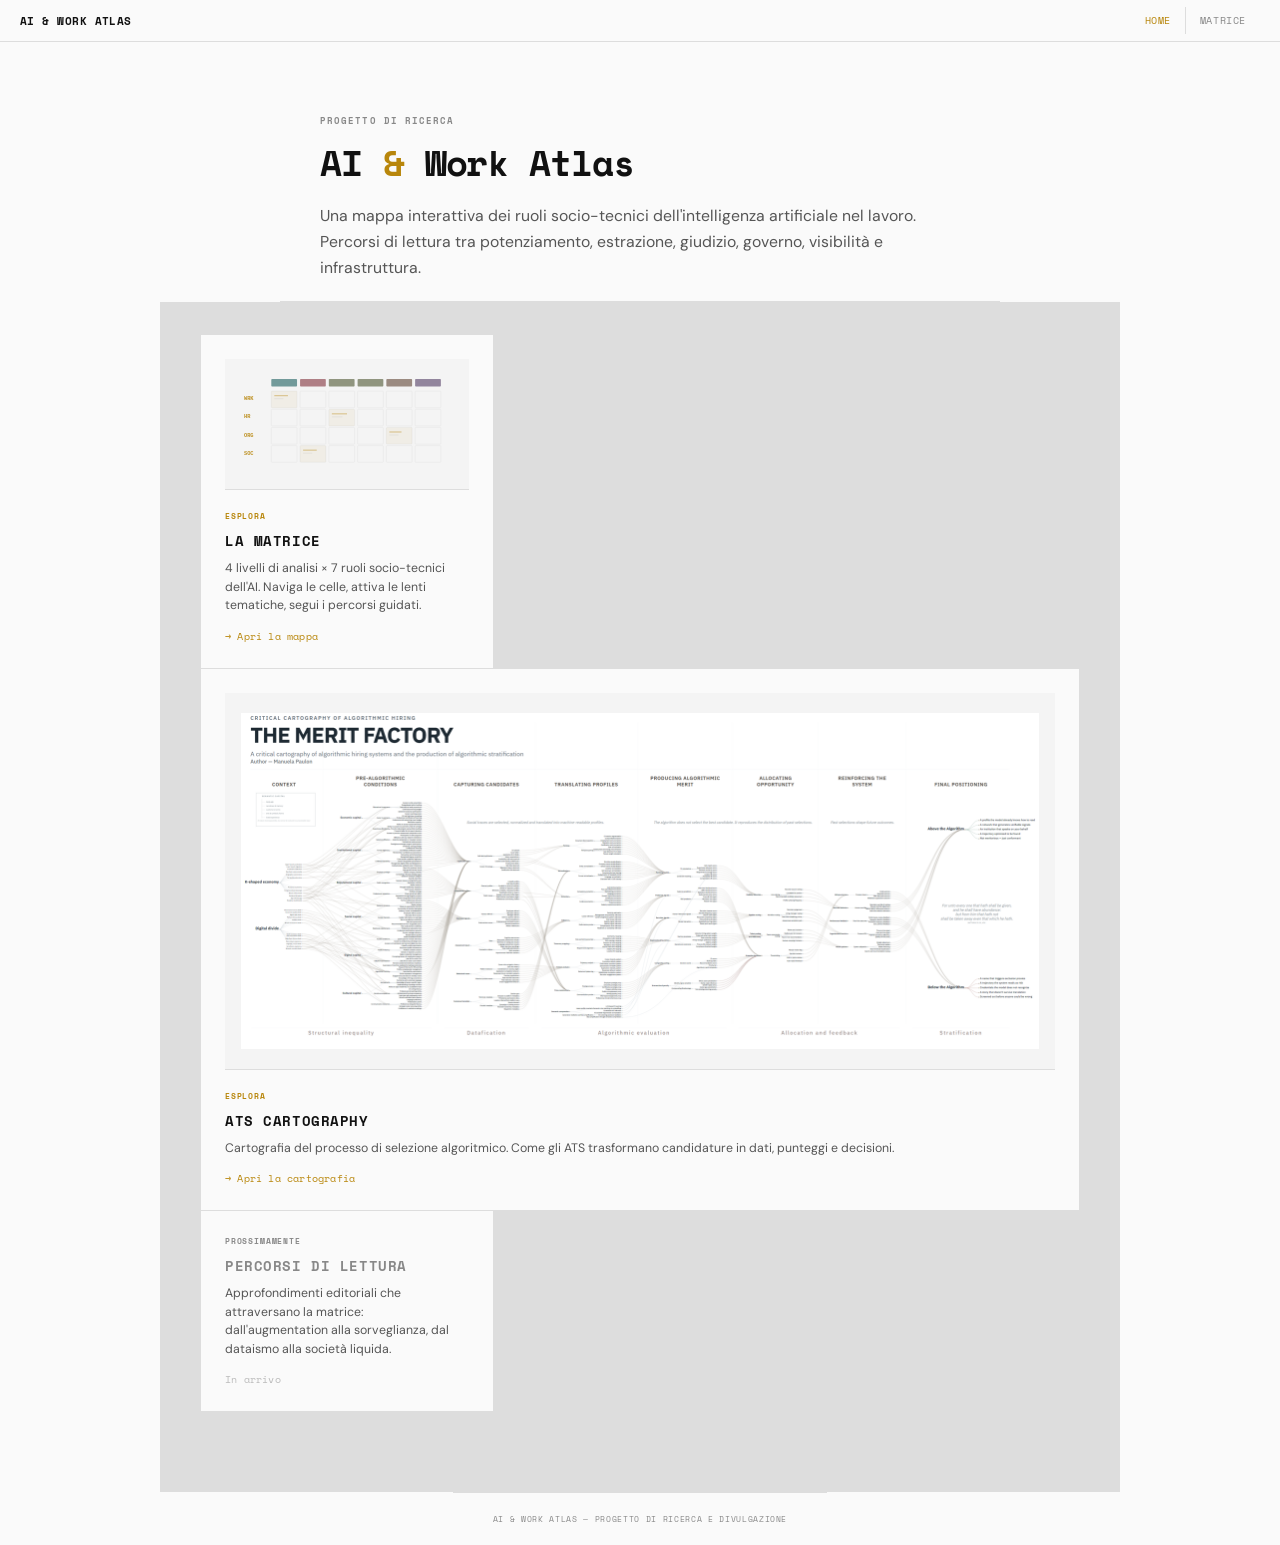
<file: index.html>
<!DOCTYPE html>
<html lang="it">
<head>
    <meta charset="UTF-8">
    <meta name="viewport" content="width=device-width, initial-scale=1.0">
    <title>AI & Work Atlas</title>
    <meta name="description" content="Mappa interattiva dei ruoli socio-tecnici dell'AI nel lavoro. Percorsi di lettura tra potenziamento, estrazione, giudizio, governo, visibilità e infrastruttura.">
    <meta property="og:title" content="AI & Work Atlas">
    <meta property="og:description" content="Mappa interattiva dei ruoli socio-tecnici dell'AI nel lavoro.">
    <meta property="og:type" content="website">
    <meta name="twitter:card" content="summary">
    <meta name="twitter:title" content="AI & Work Atlas">
    <meta name="twitter:description" content="Mappa interattiva dei ruoli socio-tecnici dell'AI nel lavoro.">
    <link rel="stylesheet" href="style.css">
</head>
<body class="page-home">

<header class="site-header">
    <a href="index.html" class="site-logo">AI & Work Atlas</a>
    <nav class="site-nav">
        <a href="index.html" class="active">Home</a>
        <a href="matrice.html">Matrice</a>
    </nav>
</header>

<section class="home-hero">
    <div class="home-kicker">Progetto di ricerca</div>
    <h1 class="home-title">AI <span class="accent">&amp;</span> Work Atlas</h1>
    <p class="home-intro">
        Una mappa interattiva dei ruoli socio-tecnici dell'intelligenza artificiale nel lavoro.
        Percorsi di lettura tra potenziamento, estrazione, giudizio, governo, visibilità e infrastruttura.
    </p>
</section>

<section class="home-sections">
    <a href="matrice.html" class="home-card">
        <div class="home-card-preview">
            <svg viewBox="0 0 280 120" xmlns="http://www.w3.org/2000/svg" aria-hidden="true">
                <!-- Column headers -->
                <rect x="40" y="0" width="34" height="10" rx="1" fill="#2d6a6a" opacity=".65"/>
                <rect x="78" y="0" width="34" height="10" rx="1" fill="#8b4049" opacity=".65"/>
                <rect x="116" y="0" width="34" height="10" rx="1" fill="#5a6340" opacity=".65"/>
                <rect x="154" y="0" width="34" height="10" rx="1" fill="#5a6340" opacity=".65"/>
                <rect x="192" y="0" width="34" height="10" rx="1" fill="#6b5344" opacity=".65"/>
                <rect x="230" y="0" width="34" height="10" rx="1" fill="#5e4a6e" opacity=".65"/>
                <!-- Row labels -->
                <text x="4" y="28" font-size="7" fill="#b8860b" font-family="monospace" font-weight="700" opacity=".9">WRK</text>
                <text x="4" y="52" font-size="7" fill="#b8860b" font-family="monospace" font-weight="700" opacity=".9">HR</text>
                <text x="4" y="76" font-size="7" fill="#b8860b" font-family="monospace" font-weight="700" opacity=".9">ORG</text>
                <text x="4" y="100" font-size="7" fill="#b8860b" font-family="monospace" font-weight="700" opacity=".9">SOC</text>
                <!-- Grid cells -->
                <g opacity=".18">
                    <rect x="40" y="16" width="34" height="22" rx="1" fill="none" stroke="#888" stroke-width=".5"/>
                    <rect x="78" y="16" width="34" height="22" rx="1" fill="none" stroke="#888" stroke-width=".5"/>
                    <rect x="116" y="16" width="34" height="22" rx="1" fill="none" stroke="#888" stroke-width=".5"/>
                    <rect x="154" y="16" width="34" height="22" rx="1" fill="none" stroke="#888" stroke-width=".5"/>
                    <rect x="192" y="16" width="34" height="22" rx="1" fill="none" stroke="#888" stroke-width=".5"/>
                    <rect x="230" y="16" width="34" height="22" rx="1" fill="none" stroke="#888" stroke-width=".5"/>
                    <rect x="40" y="40" width="34" height="22" rx="1" fill="none" stroke="#888" stroke-width=".5"/>
                    <rect x="78" y="40" width="34" height="22" rx="1" fill="none" stroke="#888" stroke-width=".5"/>
                    <rect x="116" y="40" width="34" height="22" rx="1" fill="none" stroke="#888" stroke-width=".5"/>
                    <rect x="154" y="40" width="34" height="22" rx="1" fill="none" stroke="#888" stroke-width=".5"/>
                    <rect x="192" y="40" width="34" height="22" rx="1" fill="none" stroke="#888" stroke-width=".5"/>
                    <rect x="230" y="40" width="34" height="22" rx="1" fill="none" stroke="#888" stroke-width=".5"/>
                    <rect x="40" y="64" width="34" height="22" rx="1" fill="none" stroke="#888" stroke-width=".5"/>
                    <rect x="78" y="64" width="34" height="22" rx="1" fill="none" stroke="#888" stroke-width=".5"/>
                    <rect x="116" y="64" width="34" height="22" rx="1" fill="none" stroke="#888" stroke-width=".5"/>
                    <rect x="154" y="64" width="34" height="22" rx="1" fill="none" stroke="#888" stroke-width=".5"/>
                    <rect x="192" y="64" width="34" height="22" rx="1" fill="none" stroke="#888" stroke-width=".5"/>
                    <rect x="230" y="64" width="34" height="22" rx="1" fill="none" stroke="#888" stroke-width=".5"/>
                    <rect x="40" y="88" width="34" height="22" rx="1" fill="none" stroke="#888" stroke-width=".5"/>
                    <rect x="78" y="88" width="34" height="22" rx="1" fill="none" stroke="#888" stroke-width=".5"/>
                    <rect x="116" y="88" width="34" height="22" rx="1" fill="none" stroke="#888" stroke-width=".5"/>
                    <rect x="154" y="88" width="34" height="22" rx="1" fill="none" stroke="#888" stroke-width=".5"/>
                    <rect x="192" y="88" width="34" height="22" rx="1" fill="none" stroke="#888" stroke-width=".5"/>
                    <rect x="230" y="88" width="34" height="22" rx="1" fill="none" stroke="#888" stroke-width=".5"/>
                </g>
                <!-- Accent highlights -->
                <rect x="40" y="16" width="34" height="22" rx="1" fill="#b8860b" opacity=".06"/>
                <rect x="116" y="40" width="34" height="22" rx="1" fill="#b8860b" opacity=".06"/>
                <rect x="192" y="64" width="34" height="22" rx="1" fill="#b8860b" opacity=".06"/>
                <rect x="78" y="88" width="34" height="22" rx="1" fill="#b8860b" opacity=".06"/>
                <!-- Cell content hints -->
                <line x1="44" y1="22" x2="62" y2="22" stroke="#b8860b" stroke-width="1.5" opacity=".4"/>
                <line x1="44" y1="26" x2="56" y2="26" stroke="#888" stroke-width=".5" opacity=".3"/>
                <line x1="120" y1="46" x2="140" y2="46" stroke="#b8860b" stroke-width="1.5" opacity=".4"/>
                <line x1="120" y1="50" x2="134" y2="50" stroke="#888" stroke-width=".5" opacity=".3"/>
                <line x1="196" y1="70" x2="212" y2="70" stroke="#b8860b" stroke-width="1.5" opacity=".4"/>
                <line x1="196" y1="74" x2="208" y2="74" stroke="#888" stroke-width=".5" opacity=".3"/>
                <line x1="82" y1="94" x2="100" y2="94" stroke="#b8860b" stroke-width="1.5" opacity=".4"/>
                <line x1="82" y1="98" x2="94" y2="98" stroke="#888" stroke-width=".5" opacity=".3"/>
            </svg>
        </div>
        <div class="home-card-label">Esplora</div>
        <div class="home-card-title">La Matrice</div>
        <p class="home-card-desc">
            4 livelli di analisi &times; 7 ruoli socio-tecnici dell'AI.
            Naviga le celle, attiva le lenti tematiche, segui i percorsi guidati.
        </p>
        <span class="home-card-arrow">&rarr; Apri la mappa</span>
    </a>

    <a href="ats_cartography.html" class="home-card home-card-wide">
        <div class="home-card-preview">
            <img src="The merit factory_overview HP.png" alt="The Merit Factory — overview della cartografia ATS">
        </div>
        <div class="home-card-label">Esplora</div>
        <div class="home-card-title">ATS Cartography</div>
        <p class="home-card-desc">
            Cartografia del processo di selezione algoritmico.
            Come gli ATS trasformano candidature in dati, punteggi e decisioni.
        </p>
        <span class="home-card-arrow">&rarr; Apri la cartografia</span>
    </a>

    <div class="home-card home-card-disabled">
        <div class="home-card-label">Prossimamente</div>
        <div class="home-card-title">Percorsi di lettura</div>
        <p class="home-card-desc">
            Approfondimenti editoriali che attraversano la matrice:
            dall'augmentation alla sorveglianza, dal dataismo alla società liquida.
        </p>
        <span class="home-card-arrow" style="color: var(--grey-30);">In arrivo</span>
    </div>
</section>

<footer class="home-footer">
    AI & Work Atlas — Progetto di ricerca e divulgazione
</footer>

</body>
</html>
</file>
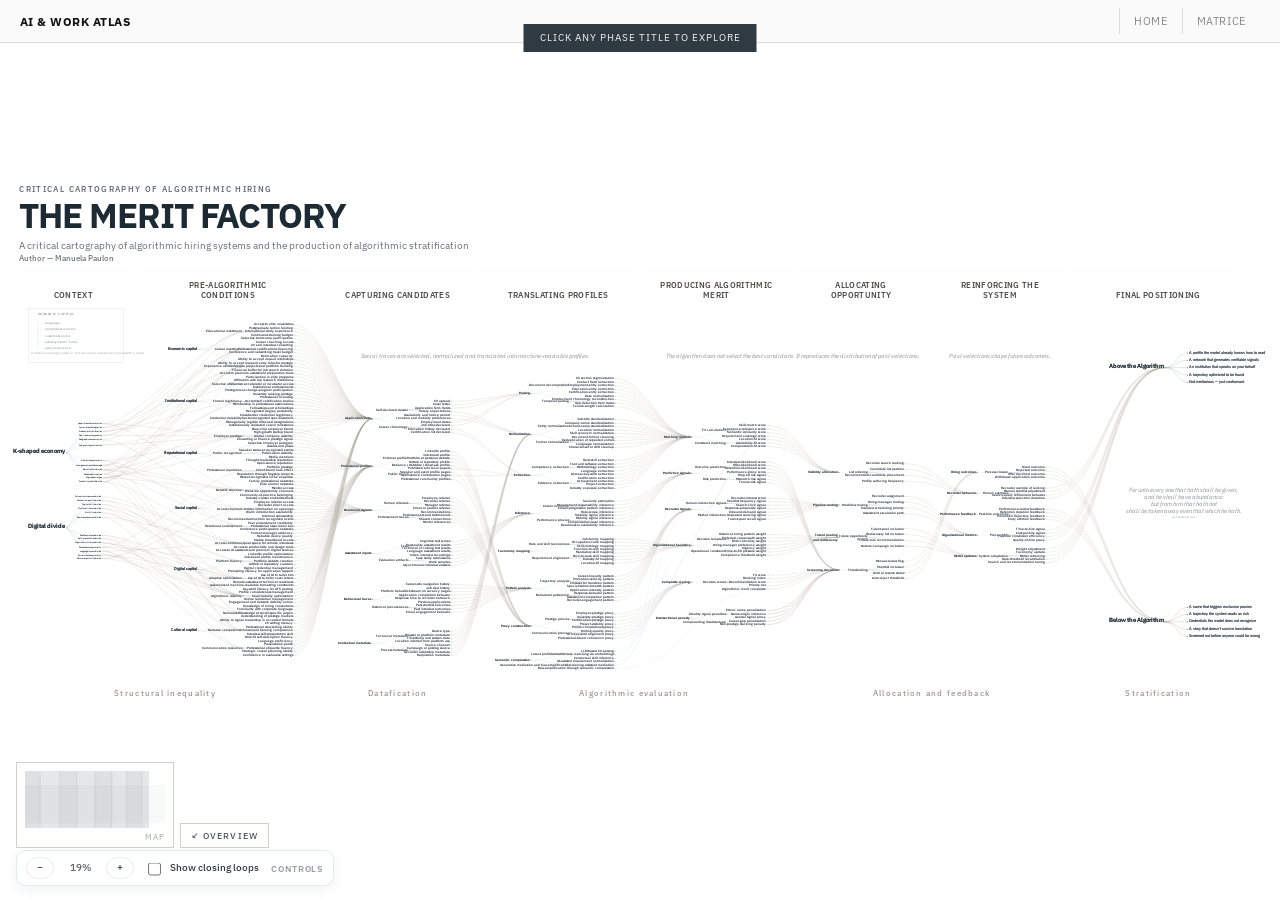
<file: ats_cartography.html>
<!DOCTYPE html>

<html lang="en">
<head>
<meta charset="utf-8"/>
<meta content="width=device-width, initial-scale=1" name="viewport"/>

<style>
@import url('https://fonts.googleapis.com/css2?family=IBM+Plex+Sans:wght@400;500;600;700&display=swap');
:root {
  --bg-hardwhite: #FFFFFF;
  --ink-primary: #26343E;
  --ink-secondary: #596672;
  --ink-tertiary: #7B848C;
  --ink-strong: #1E2A33;
  --phase-head-ink: #4F4A45;

  --line-hierarchy: #BCC6CD;
  --line-separator: #E8EDF0;
  --line-band: #E1E6EA;
  --node-stroke: #D6DDE3;

  --edge-bridge: #8A8175;
  --edge-loop: #7F6B6D;
  --edge-llm: #A5B4BF;
  --edge-intersect: #8E6661;

  --phase-context: #8B7D74;
  --phase-pre: #8B8072;
  --phase-capturing: #7F8C96;
  --phase-translating: #7D8C84;
  --phase-merit: #7F876F;
  --phase-allocating: #8F756C;
  --phase-reinforcing: #856F76;
  --phase-final: #7D736D;

  --band-text: #7B6B69;
  --footer-note: #7A7773;
  --header-rule: #E7ECEF;
  --toolbar-border: #E9EDF0;

  --type-title-size: 180px;
  --type-subtitle-size: 52px;
  --type-strap-size: 44px;
  --type-phase-size: 42px;
  --type-band-size: 11.2px;
  --type-label-size: 11.5px;
  --type-meta-size: 9.5px;
}
html, body {
  margin: 0;
  height: 100%;
  background: var(--bg-hardwhite);
  color: var(--ink-primary);
  font-family: 'IBM Plex Sans', system-ui, sans-serif;
}
body {
  display: flex;
  flex-direction: column;
  overflow: hidden;
}

/* SVG masthead visible — designed for this layout */
.toolbar {
  display: flex;
  align-items: center;
  gap: 8px;
  padding: 6px 9px;
  border: 1px solid #E4E9ED;
  border-radius: 10px;
  background: rgba(255,255,255,.88);
  backdrop-filter: blur(3px);
  -webkit-backdrop-filter: blur(3px);
  position: fixed;
  left: 16px;
  bottom: 14px;
  z-index: 40;
  user-select: none;
  color: var(--ink-secondary);
  box-shadow: 0 4px 14px rgba(47,58,67,.06);
  transition: opacity .18s ease, background .18s ease, box-shadow .18s ease, transform .18s ease;
}
body.editorial-mode .toolbar {
  opacity: .98;
}
body.editorial-mode .toolbar:hover {
  opacity: 1;
  transform: translateY(-1px);
  background: rgba(255,255,255,.96);
  box-shadow: 0 8px 20px rgba(47,58,67,.1);
}
body.export-mode .toolbar {
  display: none;
}
.toolbar .toolbar-badge {
  display: block;
  font: 600 9px/1 'IBM Plex Sans', system-ui, sans-serif;
  color: var(--ink-tertiary);
  letter-spacing: .1em;
  text-transform: uppercase;
  margin-left: 2px;
  opacity: .88;
}
.toolbar button {
  border: 1px solid var(--toolbar-border);
  background: rgba(255,255,255,.82);
  color: var(--ink-primary);
  border-radius: 999px;
  padding: 5px 10px;
  font: 500 10px/1 'IBM Plex Sans', system-ui, sans-serif;
  cursor: pointer;
}
.toolbar button.secondary {
  color: var(--ink-secondary);
}
.toolbar label {
  font: 500 10.2px/1 'IBM Plex Sans', system-ui, sans-serif;
  color: var(--ink-primary);
  display: flex;
  align-items: center;
  gap: 6px;
  padding: 0 2px;
  white-space: nowrap;
}
.toolbar input{accent-color:#6F7D88; transform: translateY(.5px)}
#viewport {
  flex: 1 1 auto;
  min-height: 0;
  overflow-x: auto;
  overflow-y: auto;
  cursor: grab;
  background: var(--bg-hardwhite);
  touch-action: none;
  -webkit-user-select: none;
  user-select: none;
  scrollbar-width: none;
  -ms-overflow-style: none;
}
#viewport::-webkit-scrollbar { display: none; }

/* ── MINIMAP ─────────────────────────────────────── */
#nav-corner {
  position: fixed;
  bottom: 52px;
  left: 16px;
  display: flex;
  flex-direction: row;
  align-items: flex-end;
  gap: 6px;
  z-index: 900;
}
#overview-btn {
  font: 500 9px/1 'IBM Plex Sans', system-ui, sans-serif;
  text-transform: uppercase;
  letter-spacing: .12em;
  background: #FFFFFF;
  border: 1px solid #D4CFC9;
  padding: 7px 10px;
  cursor: pointer;
  color: #4A5560;
  white-space: nowrap;
  align-self: flex-end;
  margin-bottom: 0;
}
#overview-btn:hover { background: #F5F3F0; }
#minimap {
  position: relative;
  width: 140px;
  background: #FFFFFF;
  border: 1px solid #D4CFC9;
  border-radius: 0;
  padding: 8px 8px 6px 8px;
  z-index: 900;
  cursor: crosshair;
  user-select: none;
}
#minimap-canvas {
  display: block;
  width: 100%;
  pointer-events: none;
}
#minimap-viewport-rect {
  position: absolute;
  border: none;
  background: rgba(47,58,67,0.12);
  pointer-events: none;
  box-sizing: border-box;
}
#minimap-label {
  font: 400 8px/1 'IBM Plex Sans', system-ui, sans-serif;
  text-transform: uppercase;
  letter-spacing: .12em;
  color: #9CA3A8;
  text-align: right;
  margin-top: 5px;
}
#zoom-level-display {
  font: 500 10px/1 'IBM Plex Sans', system-ui, sans-serif;
  color: var(--ink-primary);
  min-width: 36px;
  text-align: center;
  display: inline-block;
  opacity: .8;
}
#viewport.dragging { cursor: grabbing; }
#viewport, #viewport * { -webkit-user-select: none; user-select: none; -webkit-touch-callout: none; }
#viewport.dragging, #viewport.dragging * { cursor: grabbing !important; }
#canvas-wrap {
  transform-origin: 0 0;
}
svg { display: block; background: var(--bg-hardwhite); max-width: none; }
#canvas-wrap { overflow: hidden; }

.editorial-overlay{
  position: fixed;
  left: 0;
  right: 0;
  top: 0;
  z-index: 28;
  pointer-events: none;
  padding: 20px 40px 0 40px;
  display: none;
  background: linear-gradient(to bottom, rgba(255,255,255,.985) 0%, rgba(255,255,255,.96) 72%, rgba(255,255,255,.84) 100%);
}
.phase-overlay-band{
  position: fixed;
  left: 0;
  right: 0;
  top: 132px;
  z-index: 27;
  height: 72px;
  display: none;
  overflow: hidden;
  pointer-events: none;
  background: linear-gradient(to bottom, rgba(255,255,255,.92) 0%, rgba(255,255,255,.88) 72%, rgba(255,255,255,0) 100%);
}
body.overlay-titles-active .editorial-overlay,
body.overlay-titles-active .phase-overlay-band{display:block}
body.overlay-titles-active #viewport{
  padding-top: var(--overlay-total-height, 180px);
  box-sizing: border-box;
}
.overlay-masthead{
  max-width: 1160px;
}
.overlay-strap{
  font:600 11px/1 'IBM Plex Sans', system-ui, sans-serif;
  color: var(--ink-secondary);
  letter-spacing: .15em;
  text-transform: uppercase;
  margin: 0 0 4px 0;
}
.overlay-title{
  font:700 58px/.95 'IBM Plex Sans', system-ui, sans-serif;
  color: var(--ink-strong);
  letter-spacing: -.032em;
  margin: 0 0 10px 0;
}
.overlay-subtitle{
  font:400 18.5px/1.34 'IBM Plex Sans', system-ui, sans-serif;
  color: var(--ink-secondary);
  max-width: 1020px;
  margin: 0;
}
.overlay-author{
  font:500 12.5px/1.25 'IBM Plex Sans', system-ui, sans-serif;
  color: var(--ink-secondary);
  letter-spacing: .03em;
  opacity: .82;
  margin: 8px 0 0 0;
}
.overlay-rule{
  height: 1px;
  background: var(--header-rule);
  margin: 14px 0 0 0;
  opacity: .95;
}
.phase-overlay-layer{
  position: absolute;
  left: 0;
  right: 0;
  pointer-events: none;
}
.phase-overlay-layer.narratives{ top: 0; height: 22px; }
.phase-overlay-layer.phases{ top: 34px; height: 38px; }
.synced-narrative{
  position: absolute;
  top: 0;
  text-align: center;
  color: var(--band-text);
  white-space: nowrap;
  opacity: .94;
}
.synced-narrative-title{
  font:600 11px/1 'IBM Plex Sans', system-ui, sans-serif;
  letter-spacing: .11em;
  text-transform: uppercase;
}
.synced-narrative-rule{
  height: 1px;
  width: 100%;
  background: var(--header-rule);
  opacity: .92;
  margin-top: 5px;
}
.synced-phase{
  position: absolute;
  top: 0;
  transform: translateX(-50%);
  text-align: center;
  min-width: 0;
}
.synced-phase-label{
  font:600 15px/.92 'IBM Plex Sans', system-ui, sans-serif;
  color: #3F3A35;
  letter-spacing: .05em;
  text-transform: uppercase;
  white-space: normal;
}
.synced-phase-tick{
  width: 64px;
  height: 4px;
  border-radius: 999px;
  margin: 6px auto 0 auto;
  opacity: .98;
}
.synced-phase.context .synced-phase-tick{background: var(--phase-context)}
.synced-phase.pre .synced-phase-tick{background: var(--phase-pre)}
.synced-phase.capturing .synced-phase-tick{background: var(--phase-capturing)}
.synced-phase.translating .synced-phase-tick{background: var(--phase-translating)}
.synced-phase.merit .synced-phase-tick{background: var(--phase-merit)}
.synced-phase.allocating .synced-phase-tick{background: var(--phase-allocating)}
.synced-phase.reinforcing .synced-phase-tick{background: var(--phase-reinforcing)}
.synced-phase.final .synced-phase-tick{background: var(--phase-final)}
body.overlay-titles-active svg .strap,
body.overlay-titles-active svg .main-title,
body.overlay-titles-active svg .subtitle,
body.overlay-titles-active svg .mast-rule,
body.overlay-titles-active svg .narr-band,
body.overlay-titles-active svg .narr-text,
body.overlay-titles-active svg .phase-cap,
body.overlay-titles-active svg .phase-header,
body.overlay-titles-active svg .phase-tick{
  opacity: 0 !important;
}
@media (max-width: 1600px){
  .overlay-title{font-size: 48px}
  .overlay-subtitle{font-size: 16px}
  .overlay-author{font-size: 12px}
  .synced-narrative-title{font-size: 9.8px}
  .synced-phase-label{font-size: 13px}
  .synced-phase-tick{width: 58px;height: 4px}
}
@media (max-width: 1280px){
  .editorial-overlay{padding: 22px 28px 0 28px}
  .overlay-title{font-size: 36px}
  .overlay-subtitle{font-size: 14px}
  .overlay-author{font-size: 11.5px}
  .phase-overlay-band{height:72px}
  .synced-narrative-title{font-size: 8.8px}
  .synced-phase-label{font-size: 11.5px}
  .synced-phase-tick{width: 52px;height: 3px}
}



body.init-pending .toolbar,
body.init-pending .editorial-overlay,
body.init-pending .phase-overlay-band,
body.init-pending #viewport {
  opacity: 0 !important;
  visibility: hidden !important;
}
body .toolbar,
body .editorial-overlay,
body .phase-overlay-band,
body #viewport {
  transition: opacity .14s ease;
}
body.init-ready .toolbar,
body.init-ready #viewport {
  opacity: 1;
  visibility: visible;
}
/* editorial-overlay only shows when explicitly activated */
body.init-ready .editorial-overlay,
body.init-ready .phase-overlay-band {
  opacity: 0 !important;
  visibility: hidden !important;
  display: none !important;
}

pre#manifest { display: none; }


/* ── POS ITEM TOOLTIP ── */
#pos-tooltip {
  position: fixed !important;
  pointer-events: none !important;
  z-index: 9999 !important;
  max-width: 420px !important;
  background: #2F3A43 !important;
  color: #F5F3F0 !important;
  font-family: 'IBM Plex Sans', system-ui, sans-serif !important;
  font-size: 14px !important;
  font-weight: 400 !important;
  line-height: 1.55 !important;
  padding: 18px 22px !important;
  border-radius: 0 !important;
  opacity: 0 !important;
  transition: opacity 0.18s ease !important;
  border-left: 4px solid #7B9185 !important;
  box-sizing: border-box !important;
}
#pos-tooltip.under { border-left-color: #9E6158 !important; }
#pos-tooltip.visible { opacity: 1 !important; }
#pos-tooltip .tt-label {
  font-weight: 600 !important;
  font-size: 11px !important;
  letter-spacing: .12em !important;
  text-transform: uppercase !important;
  opacity: .6;
  margin-bottom: 8px !important;
  display: block !important;
}
#pos-tooltip .tt-body {
  line-height: 1.55 !important;
  font-size: 14px !important;
  display: block !important;
}

/* ── POS ITEM nodes: pointer + ring ── */
.node-group[data-node-type="position_item"] { cursor: pointer; }
.node-group[data-node-type="position_item"] .node-dot {
  r: 3;
  transition: r 0.15s ease;
}
.node-group[data-node-type="position_item"]:hover .node-dot { r: 4; }
.pos-ring {
  fill: none;
  stroke-width: 1;
  stroke-opacity: 0;
  r: 7;
  transition: stroke-opacity 0.15s ease;
}
.node-group[data-node-type="position_item"]:hover .pos-ring { stroke-opacity: 0.4; }

/* ── POS pulse animation (fires once on load) ── */
@keyframes pos-pulse {
  0%   { r: 3;  stroke-opacity: 0; }
  40%  { r: 8;  stroke-opacity: 0.5; }
  100% { r: 14; stroke-opacity: 0; }
}
.pos-pulse-anim { animation: pos-pulse 1.1s ease-out forwards; fill: none; stroke-width: 1; }

/* ── POS hint text in SVG ── */
.pos-hint {
  font: italic 400 11px/1 'IBM Plex Sans', system-ui, sans-serif;
  fill: #8A9298;
  opacity: 0;
  transition: opacity 0.5s ease;
}
.pos-hint.visible { opacity: 1; }

</style>
</head>
<body class="init-pending">
<header style="display:flex;align-items:center;justify-content:space-between;padding:0 20px;height:42px;background:#fafafa;border-bottom:1px solid #ddd;flex-shrink:0;font-family:'IBM Plex Sans',system-ui,sans-serif;z-index:999;position:relative">
    <a href="index.html" style="font-size:12px;font-weight:700;color:#111;text-decoration:none;letter-spacing:.04em;text-transform:uppercase">AI & Work Atlas</a>
    <nav style="display:flex;gap:0">
        <a href="index.html" style="font-size:10.5px;color:#888;text-decoration:none;padding:6px 14px;text-transform:uppercase;letter-spacing:.06em;border-left:1px solid #ddd">Home</a>
        <a href="matrice.html" style="font-size:10.5px;color:#888;text-decoration:none;padding:6px 14px;text-transform:uppercase;letter-spacing:.06em;border-left:1px solid #ddd">Matrice</a>
    </nav>
</header>
<div class="toolbar"><button id="zoom-out" type="button" aria-label="Zoom out">−</button><span id="zoom-level-display">29%</span><button id="zoom-in" type="button" aria-label="Zoom in">+</button><button id="zoom-reset-full" title="Ripristina vista d'insieme" type="button" style="display:none">Overview</button><button id="zoom-reset" title="Reset to editorial hero view" type="button" style="display:none">Hero</button><label title="Toggle structural return loops"><input id="toggle-loops" type="checkbox"/> Show closing loops</label><div class="toolbar-badge">Controls</div></div>
<div id="nav-corner"><div id="minimap" aria-hidden="true">
  <canvas id="minimap-canvas"></canvas>
  <div id="minimap-viewport-rect"></div>
  <div id="minimap-label">Map</div>
</div><button id="overview-btn" onclick="document.getElementById('zoom-reset-full').click()">↙ Overview</button></div>
<div class="editorial-overlay" aria-hidden="true"><div class="overlay-masthead"><div class="overlay-strap">Critical cartography of algorithmic hiring</div><h1 class="overlay-title">THE MERIT FACTORY</h1><p class="overlay-subtitle">A critical cartography of algorithmic hiring systems and the production of algorithmic stratification</p><p class="overlay-author">Author — Manuela Paulon</p></div><div class="overlay-rule"></div></div><div class="phase-overlay-band" aria-hidden="true"><div class="phase-overlay-layer narratives"><div class="synced-narrative n1"><div class="synced-narrative-title">Structural inequality</div><div class="synced-narrative-rule"></div></div><div class="synced-narrative n2"><div class="synced-narrative-title">Datafication</div><div class="synced-narrative-rule"></div></div><div class="synced-narrative n3"><div class="synced-narrative-title">Algorithmic evaluation</div><div class="synced-narrative-rule"></div></div><div class="synced-narrative n4"><div class="synced-narrative-title">Allocation and feedback</div><div class="synced-narrative-rule"></div></div><div class="synced-narrative n5"><div class="synced-narrative-title">Stratification</div><div class="synced-narrative-rule"></div></div></div><div class="phase-overlay-layer phases"><div class="synced-phase context"><div class="synced-phase-label">Context</div><div class="synced-phase-tick"></div></div><div class="synced-phase pre"><div class="synced-phase-label">Pre-Algorithmic<br>Conditions</div><div class="synced-phase-tick"></div></div><div class="synced-phase capturing"><div class="synced-phase-label">Capturing Candidates</div><div class="synced-phase-tick"></div></div><div class="synced-phase translating"><div class="synced-phase-label">Translating Profiles</div><div class="synced-phase-tick"></div></div><div class="synced-phase merit"><div class="synced-phase-label">Producing Algorithmic<br>Merit</div><div class="synced-phase-tick"></div></div><div class="synced-phase allocating"><div class="synced-phase-label">Allocating<br>Opportunity</div><div class="synced-phase-tick"></div></div><div class="synced-phase reinforcing"><div class="synced-phase-label">Reinforcing the<br>System</div><div class="synced-phase-tick"></div></div><div class="synced-phase final"><div class="synced-phase-label">Final Positioning</div><div class="synced-phase-tick"></div></div></div></div>
<div id="viewport"><div id="canvas-wrap"><svg role="presentation" aria-hidden="true" height="2980" id="cartography" viewBox="0 -750 6640 3030" viewbox="0 0 6640 2060" width="6640" xmlns="http://www.w3.org/2000/svg">

<desc id="desc">A critical cartography of algorithmic hiring systems and the production of algorithmic stratification Rendered from the final SSOT through a deterministic renderer; editorial styling and display-order optimization only.</desc>
<style>
:root{
  --bg-hardwhite:#FFFFFF;
  --ink-primary:#2F3A43;
  --ink-secondary:#66707A;
  --ink-tertiary:#8A9198;
  --line-hierarchy:#C5CDD3;
  --line-separator:#E8EDF0;
  --line-band:#E1E6EA;
  --node-stroke:#D6DDE3;
  --edge-bridge:#857C6E;
  --edge-loop:#7F6B6D;
  --edge-llm:#A8B8C3;
  --edge-intersect:#8E6661;
  --phase-context:#8B7D74;
  --phase-pre:#8B8072;
  --phase-capturing:#7F8C96;
  --phase-translating:#7D8C84;
  --phase-merit:#7F876F;
  --phase-allocating:#8F756C;
  --phase-reinforcing:#856F76;
  --phase-final:#7D736D;
  --band-text:#7B6B69;
  --footer-note:#7A7773;
  --header-rule:#E7ECEF;
}
.strap{font:600 var(--type-strap-size)/1 'IBM Plex Sans',system-ui,sans-serif;fill:var(--ink-secondary);letter-spacing:.16em;text-transform:uppercase}
.main-title{font:700 var(--type-title-size)/1.02 'IBM Plex Sans',system-ui,sans-serif;fill:var(--ink-strong);letter-spacing:-.03em}
.subtitle{font:400 var(--type-subtitle-size)/1.42 'IBM Plex Sans',system-ui,sans-serif;fill:var(--ink-secondary)}
.meta-top{font:500 9.5px/1 IBM Plex Sans,system-ui,sans-serif;fill:var(--ink-tertiary);letter-spacing:.12em;text-transform:uppercase;text-anchor:end}
.mast-rule,.footer-rule{stroke:var(--header-rule);stroke-width:1}.mast-rule{stroke-opacity:.9}
.phase-band{display:none}.phase-cap{display:none;stroke-opacity:0;visibility:hidden}
.narr-band{stroke:var(--header-rule);stroke-width:.9;stroke-opacity:.56}
.narr-text{cursor:pointer;font:500 44px/1 'IBM Plex Sans',system-ui,sans-serif;fill:var(--band-text);fill-opacity:.74;text-anchor:middle;letter-spacing:.15em;text-transform:none}
.phase-sep{stroke:var(--line-separator);stroke-width:1;stroke-opacity:.56}
.phase-header{font:600 var(--type-phase-size)/1.4 'IBM Plex Sans',system-ui,sans-serif;fill:var(--phase-head-ink)!important;text-anchor:middle;letter-spacing:.04em;text-transform:uppercase;cursor:pointer}
.phase-tick{display:none;stroke-opacity:0;visibility:hidden}
.phase-tick.phase-context{stroke:var(--phase-context)!important}
.phase-tick.phase-pre{stroke:var(--phase-pre)!important}
.phase-tick.phase-capturing{stroke:var(--phase-capturing)!important}
.phase-tick.phase-translating{stroke:var(--phase-translating)!important}
.phase-tick.phase-merit{stroke:var(--phase-merit)!important}
.phase-tick.phase-allocating{stroke:var(--phase-allocating)!important}
.phase-tick.phase-reinforcing{stroke:var(--phase-reinforcing)!important}
.phase-tick.phase-final{stroke:var(--phase-final)!important}
#loop-edges path.loop{fill:none;stroke:var(--edge-loop)!important;stroke-width:1.0!important;stroke-opacity:.64!important;stroke-dasharray:9 6!important;stroke-linecap:round;stroke-linejoin:round}
#bridge-edges path.bridge{fill:none;stroke:var(--edge-bridge)!important;stroke-width:.95!important;stroke-opacity:.64!important;stroke-linecap:round;stroke-linejoin:round}
#llm-edges path.llm{fill:none;stroke:var(--edge-llm)!important;stroke-width:.97!important;stroke-opacity:.66!important;stroke-linecap:round;stroke-linejoin:round}
#intersect-edges path.intersect{fill:none;stroke:var(--edge-intersect)!important;stroke-width:1.18!important;stroke-opacity:.84!important;stroke-linecap:round;stroke-linejoin:round}
#hierarchy-edges path.hier{fill:none;stroke:var(--line-hierarchy);stroke-width:1.0!important;stroke-opacity:.97!important;stroke-linecap:round;stroke-linejoin:round}

.node-dot{fill:var(--edge-bridge);stroke:#FFFFFF;stroke-width:1.8px;paint-order:stroke}
.label{font:400 13px/1 IBM Plex Sans,system-ui,sans-serif;fill:var(--ink-primary);dominant-baseline:alphabetic;text-anchor:end}
.node-group[data-node-type="cluster"] .label{font-size:14px;font-weight:500}
.node-group[data-node-type="capital_cluster"] .label{font-size:22px;font-weight:500}
.node-group[data-node-type="macro_cluster"] .label{font-size:32px;font-weight:600}
.node-group[data-node-type="position_cluster"] .label{font-size:32px;font-weight:600}
.node-group[data-node-type="position_item"] .label{font-size:22px;font-weight:400}
.label-halo{stroke:#fff;stroke-opacity:.97;stroke-width:2.8px;stroke-linejoin:round;paint-order:stroke}
.footer-kicker{font:600 10.2px/1 IBM Plex Sans,system-ui,sans-serif;fill:var(--ink-secondary);letter-spacing:.12em;text-transform:uppercase}
.footer-text{font:400 10.4px/1.38 IBM Plex Sans,system-ui,sans-serif;fill:#6D6964}
.legend-label{font:500 10.4px/1 IBM Plex Sans,system-ui,sans-serif;fill:var(--ink-primary)}
.footer-swatch{stroke-linecap:round;stroke-linejoin:round}
.footer-swatch.hier{stroke:var(--line-hierarchy);stroke-width:1}
.footer-swatch.bridge{stroke:var(--edge-bridge);stroke-width:.95;stroke-opacity:.64}
.footer-swatch.loop{stroke:var(--edge-loop);stroke-width:1.0;stroke-opacity:.64}
.footer-swatch.llm{stroke:var(--edge-llm);stroke-width:.97;stroke-opacity:.66}
.footer-swatch.intersect{stroke:var(--edge-intersect);stroke-width:1.18;stroke-opacity:.84}

</style>









































<text class="strap" x="100" y="-685">Critical cartography of algorithmic hiring</text><text class="main-title" x="100" y="-495">THE MERIT FACTORY</text><text class="subtitle" x="100" y="-385">A critical cartography of algorithmic hiring systems and the production of algorithmic stratification</text><text class="subtitle" x="100" y="-325" style="font-weight:500;font-size:44px;fill:#6B7278;">Author — Manuela Paulon</text><line class="mast-rule" x1="100" x2="6395" y1="-272" y2="-272"></line><g id="plate-body" transform="translate(0,-200)"><g id="phase-ticks"><line class="phase-tick phase-context" x1="336.0" x2="424.0" y1="226.0" y2="226.0"></line><line class="phase-tick phase-pre" x1="1136.0" x2="1224.0" y1="226.0" y2="226.0"></line><line class="phase-tick phase-capturing" x1="2016.0" x2="2104.0" y1="226.0" y2="226.0"></line><line class="phase-tick phase-translating" x1="2846.0" x2="2934.0" y1="226.0" y2="226.0"></line><line class="phase-tick phase-merit" x1="3666.0" x2="3754.0" y1="226.0" y2="226.0"></line><line class="phase-tick phase-allocating" x1="4416.0" x2="4504.0" y1="226.0" y2="226.0"></line><line class="phase-tick phase-reinforcing" x1="5136.0" x2="5224.0" y1="226.0" y2="226.0"></line><line class="phase-tick phase-final" x1="5956.0" x2="6044.0" y1="226.0" y2="226.0"></line></g><line class="narr-band" x1="112.0" x2="1598.0" y1="2072" y2="2072"></line><line class="narr-band" x1="1712.0" x2="2408.0" y1="2072" y2="2072"></line><line class="narr-band" x1="2522.0" x2="4048.0" y1="2072" y2="2072"></line><line class="narr-band" x1="4162.0" x2="5488.0" y1="2072" y2="2072"></line><line class="narr-band" x1="5602.0" x2="6398.0" y1="2072" y2="2072"></line><text class="narr-text" x="855.0" y="2130">Structural inequality</text><text class="narr-text" x="2060.0" y="2130">Datafication</text><text class="narr-text" x="3285.0" y="2130">Algorithmic evaluation</text><text class="narr-text" x="4825.0" y="2130">Allocation and feedback</text><text class="narr-text" x="6000.0" y="2130">Stratification</text><line class="phase-sep" x1="705.0" x2="705.0" y1="-460" y2="2030.0"></line><line class="phase-sep" x1="1655.0" x2="1655.0" y1="-460" y2="2030.0"></line><line class="phase-sep" x1="2465.0" x2="2465.0" y1="-460" y2="2030.0"></line><line class="phase-sep" x1="3315.0" x2="3315.0" y1="-460" y2="2030.0"></line><line class="phase-sep" x1="4105.0" x2="4105.0" y1="-460" y2="2030.0"></line><line class="phase-sep" x1="4815.0" x2="4815.0" y1="-460" y2="2030.0"></line><line class="phase-sep" x1="5545.0" x2="5545.0" y1="-460" y2="2030.0"></line><line class="phase-cap phase-context" x1="100.0" x2="660.0" y1="242.0" y2="242.0"></line><line class="phase-cap phase-pre" x1="750.0" x2="1610.0" y1="242.0" y2="242.0"></line><line class="phase-cap phase-capturing" x1="1700.0" x2="2420.0" y1="242.0" y2="242.0"></line><line class="phase-cap phase-translating" x1="2510.0" x2="3270.0" y1="242.0" y2="242.0"></line><line class="phase-cap phase-merit" x1="3360.0" x2="4060.0" y1="242.0" y2="242.0"></line><line class="phase-cap phase-allocating" x1="4150.0" x2="4770.0" y1="242.0" y2="242.0"></line><line class="phase-cap phase-reinforcing" x1="4860.0" x2="5500.0" y1="242.0" y2="242.0"></line><line class="phase-cap phase-final" x1="5590.0" x2="6410.0" y1="242.0" y2="242.0"></line><text class="phase-header phase-context" x="380.0" y="65">CONTEXT</text><text class="phase-header phase-pre" x="1180.0" y="15">PRE-ALGORITHMIC</text><text class="phase-header phase-pre" x="1180.0" y="65">CONDITIONS</text><text class="phase-header phase-capturing" x="2060.0" y="65">CAPTURING CANDIDATES</text><text class="phase-header phase-translating" x="2890.0" y="65">TRANSLATING PROFILES</text><text class="phase-header phase-merit" x="3710.0" y="15">PRODUCING ALGORITHMIC</text><text class="phase-header phase-merit" x="3710.0" y="65">MERIT</text><text class="phase-header phase-allocating" x="4460.0" y="15">ALLOCATING</text><text class="phase-header phase-allocating" x="4460.0" y="65">OPPORTUNITY</text><text class="phase-header phase-reinforcing" x="5180.0" y="15">REINFORCING THE</text><text class="phase-header phase-reinforcing" x="5180.0" y="65">SYSTEM</text><text class="phase-header phase-final" x="6000.0" y="65">FINAL POSITIONING</text><g id="loop-edges"><path class="loop" d="M5418.0,1402.5 C3473.0,1402.5 3473.0,1573.5 1528.0,1573.5" data-edge-type="loop" data-source="PHASE_E_C5_S1_3" data-target="CAP_DIG_S3_1"></path><path class="loop" d="M5418.0,1366.5 C3340.65,1366.5 3340.65,1609.5 1263.3,1609.5" data-edge-type="loop" data-source="PHASE_E_C5_S1_1" data-target="CAP_DIG_S3"></path><path class="loop" d="M5418.0,943.5 C3340.65,943.5 3340.65,781.5 1263.3,781.5" data-edge-type="loop" data-source="PHASE_E_C1_S1_1" data-target="CAP_REP_S1"></path><path class="loop" d="M5418.0,1384.5 C3473.0,1384.5 3473.0,565.5 1528.0,565.5" data-edge-type="loop" data-source="PHASE_E_C5_S1_2" data-target="CAP_INS_S1_1"></path><path class="loop" d="M5418.0,1159.5 C3340.65,1159.5 3340.65,331.5 1263.3,331.5" data-edge-type="loop" data-source="PHASE_E_C3_S1_1" data-target="CAP_ECO_S2"></path><path class="loop" d="M5418.0,1321.5 C3473.0,1321.5 3473.0,1717.5 1528.0,1717.5" data-edge-type="loop" data-source="PHASE_E_C4_S1_4" data-target="CAP_CUL_S2_4"></path></g><g id="bridge-edges"><path class="bridge" d="M1531.2,1015.5 C1689.4,1015.5 1768.6,1166.5 1926.8,1166.5" data-edge-type="bridge" data-source="CAP_SOC_S1_1" data-target="PHASE_A_C3"></path><path class="bridge" d="M1531.2,1033.5 C1689.4,1033.5 1768.6,1166.5 1926.8,1166.5" data-edge-type="bridge" data-source="CAP_SOC_S1_2" data-target="PHASE_A_C3"></path><path class="bridge" d="M1531.2,1051.5 C1689.4,1051.5 1768.6,1166.5 1926.8,1166.5" data-edge-type="bridge" data-source="CAP_SOC_S1_3" data-target="PHASE_A_C3"></path><path class="bridge" d="M1531.2,1069.5 C1689.4,1069.5 1768.6,1166.5 1926.8,1166.5" data-edge-type="bridge" data-source="CAP_SOC_S1_4" data-target="PHASE_A_C3"></path><path class="bridge" d="M1531.2,1087.5 C1689.4,1087.5 1768.6,1166.5 1926.8,1166.5" data-edge-type="bridge" data-source="CAP_SOC_S1_5" data-target="PHASE_A_C3"></path><path class="bridge" d="M1531.2,1105.5 C1689.4,1105.5 1768.6,1166.5 1926.8,1166.5" data-edge-type="bridge" data-source="CAP_SOC_S1_6" data-target="PHASE_A_C3"></path><path class="bridge" d="M1531.2,1123.5 C1689.4,1123.5 1768.6,1166.5 1926.8,1166.5" data-edge-type="bridge" data-source="CAP_SOC_S2_1" data-target="PHASE_A_C3"></path><path class="bridge" d="M1531.2,1141.5 C1689.4,1141.5 1768.6,1166.5 1926.8,1166.5" data-edge-type="bridge" data-source="CAP_SOC_S2_2" data-target="PHASE_A_C3"></path><path class="bridge" d="M1531.2,1159.5 C1689.4,1159.5 1768.6,1166.5 1926.8,1166.5" data-edge-type="bridge" data-source="CAP_SOC_S2_3" data-target="PHASE_A_C3"></path><path class="bridge" d="M1531.2,1177.5 C1689.4,1177.5 1768.6,1166.5 1926.8,1166.5" data-edge-type="bridge" data-source="CAP_SOC_S2_4" data-target="PHASE_A_C3"></path><path class="bridge" d="M1531.2,1195.5 C1689.4,1195.5 1768.6,1166.5 1926.8,1166.5" data-edge-type="bridge" data-source="CAP_SOC_S2_5" data-target="PHASE_A_C3"></path><path class="bridge" d="M1531.2,1213.5 C1689.4,1213.5 1768.6,1166.5 1926.8,1166.5" data-edge-type="bridge" data-source="CAP_SOC_S3_1" data-target="PHASE_A_C3"></path><path class="bridge" d="M1531.2,1231.5 C1689.4,1231.5 1768.6,1166.5 1926.8,1166.5" data-edge-type="bridge" data-source="CAP_SOC_S3_2" data-target="PHASE_A_C3"></path><path class="bridge" d="M1531.2,1249.5 C1689.4,1249.5 1768.6,1166.5 1926.8,1166.5" data-edge-type="bridge" data-source="CAP_SOC_S3_3" data-target="PHASE_A_C3"></path><path class="bridge" d="M1531.2,1267.5 C1689.4,1267.5 1768.6,1166.5 1926.8,1166.5" data-edge-type="bridge" data-source="CAP_SOC_S3_4" data-target="PHASE_A_C3"></path><path class="bridge" d="M1531.2,1285.5 C1689.4,1285.5 1768.6,1166.5 1926.8,1166.5" data-edge-type="bridge" data-source="CAP_SOC_S3_5" data-target="PHASE_A_C3"></path><path class="bridge" d="M1531.2,745.5 C1689.4,745.5 1768.6,938.0 1926.8,938.0" data-edge-type="bridge" data-source="CAP_REP_S1_1" data-target="PHASE_A_C2"></path><path class="bridge" d="M1531.2,763.5 C1689.4,763.5 1768.6,938.0 1926.8,938.0" data-edge-type="bridge" data-source="CAP_REP_S1_2" data-target="PHASE_A_C2"></path><path class="bridge" d="M1531.2,781.5 C1689.4,781.5 1768.6,938.0 1926.8,938.0" data-edge-type="bridge" data-source="CAP_REP_S1_3" data-target="PHASE_A_C2"></path><path class="bridge" d="M1531.2,799.5 C1689.4,799.5 1768.6,938.0 1926.8,938.0" data-edge-type="bridge" data-source="CAP_REP_S1_4" data-target="PHASE_A_C2"></path><path class="bridge" d="M1531.2,817.5 C1689.4,817.5 1768.6,938.0 1926.8,938.0" data-edge-type="bridge" data-source="CAP_REP_S1_5" data-target="PHASE_A_C2"></path><path class="bridge" d="M1531.2,835.5 C1689.4,835.5 1768.6,938.0 1926.8,938.0" data-edge-type="bridge" data-source="CAP_REP_S2_1" data-target="PHASE_A_C2"></path><path class="bridge" d="M1531.2,853.5 C1689.4,853.5 1768.6,938.0 1926.8,938.0" data-edge-type="bridge" data-source="CAP_REP_S2_2" data-target="PHASE_A_C2"></path><path class="bridge" d="M1531.2,871.5 C1689.4,871.5 1768.6,938.0 1926.8,938.0" data-edge-type="bridge" data-source="CAP_REP_S2_3" data-target="PHASE_A_C2"></path><path class="bridge" d="M1531.2,889.5 C1689.4,889.5 1768.6,938.0 1926.8,938.0" data-edge-type="bridge" data-source="CAP_REP_S2_4" data-target="PHASE_A_C2"></path><path class="bridge" d="M1531.2,907.5 C1689.4,907.5 1768.6,938.0 1926.8,938.0" data-edge-type="bridge" data-source="CAP_REP_S2_5" data-target="PHASE_A_C2"></path><path class="bridge" d="M1531.2,925.5 C1689.4,925.5 1768.6,938.0 1926.8,938.0" data-edge-type="bridge" data-source="CAP_REP_S3_1" data-target="PHASE_A_C2"></path><path class="bridge" d="M1531.2,943.5 C1689.4,943.5 1768.6,938.0 1926.8,938.0" data-edge-type="bridge" data-source="CAP_REP_S3_2" data-target="PHASE_A_C2"></path><path class="bridge" d="M1531.2,961.5 C1689.4,961.5 1768.6,938.0 1926.8,938.0" data-edge-type="bridge" data-source="CAP_REP_S3_3" data-target="PHASE_A_C2"></path><path class="bridge" d="M1531.2,979.5 C1689.4,979.5 1768.6,938.0 1926.8,938.0" data-edge-type="bridge" data-source="CAP_REP_S3_4" data-target="PHASE_A_C2"></path><path class="bridge" d="M1531.2,997.5 C1689.4,997.5 1768.6,938.0 1926.8,938.0" data-edge-type="bridge" data-source="CAP_REP_S3_5" data-target="PHASE_A_C2"></path><path class="bridge" d="M1531.2,205.5 C1689.4,205.5 1768.6,691.5 1926.8,691.5" data-edge-type="bridge" data-source="CAP_ECO_S1_1" data-target="PHASE_A_C1"></path><path class="bridge" d="M1531.2,223.5 C1689.4,223.5 1768.6,691.5 1926.8,691.5" data-edge-type="bridge" data-source="CAP_ECO_S1_2" data-target="PHASE_A_C1"></path><path class="bridge" d="M1531.2,241.5 C1689.4,241.5 1768.6,691.5 1926.8,691.5" data-edge-type="bridge" data-source="CAP_ECO_S1_3" data-target="PHASE_A_C1"></path><path class="bridge" d="M1531.2,259.5 C1689.4,259.5 1768.6,691.5 1926.8,691.5" data-edge-type="bridge" data-source="CAP_ECO_S1_4" data-target="PHASE_A_C1"></path><path class="bridge" d="M1531.2,277.5 C1689.4,277.5 1768.6,691.5 1926.8,691.5" data-edge-type="bridge" data-source="CAP_ECO_S1_5" data-target="PHASE_A_C1"></path><path class="bridge" d="M1531.2,295.5 C1689.4,295.5 1768.6,691.5 1926.8,691.5" data-edge-type="bridge" data-source="CAP_ECO_S2_1" data-target="PHASE_A_C1"></path><path class="bridge" d="M1531.2,313.5 C1689.4,313.5 1768.6,691.5 1926.8,691.5" data-edge-type="bridge" data-source="CAP_ECO_S2_2" data-target="PHASE_A_C1"></path><path class="bridge" d="M1531.2,331.5 C1689.4,331.5 1768.6,691.5 1926.8,691.5" data-edge-type="bridge" data-source="CAP_ECO_S2_3" data-target="PHASE_A_C1"></path><path class="bridge" d="M1531.2,349.5 C1689.4,349.5 1768.6,691.5 1926.8,691.5" data-edge-type="bridge" data-source="CAP_ECO_S2_4" data-target="PHASE_A_C1"></path><path class="bridge" d="M1531.2,367.5 C1689.4,367.5 1768.6,691.5 1926.8,691.5" data-edge-type="bridge" data-source="CAP_ECO_S2_5" data-target="PHASE_A_C1"></path><path class="bridge" d="M1531.2,385.5 C1689.4,385.5 1768.6,691.5 1926.8,691.5" data-edge-type="bridge" data-source="CAP_ECO_S3_1" data-target="PHASE_A_C1"></path><path class="bridge" d="M1531.2,403.5 C1689.4,403.5 1768.6,691.5 1926.8,691.5" data-edge-type="bridge" data-source="CAP_ECO_S3_2" data-target="PHASE_A_C1"></path><path class="bridge" d="M1531.2,421.5 C1689.4,421.5 1768.6,691.5 1926.8,691.5" data-edge-type="bridge" data-source="CAP_ECO_S3_3" data-target="PHASE_A_C1"></path><path class="bridge" d="M1531.2,439.5 C1689.4,439.5 1768.6,691.5 1926.8,691.5" data-edge-type="bridge" data-source="CAP_ECO_S3_4" data-target="PHASE_A_C1"></path><path class="bridge" d="M1531.2,457.5 C1689.4,457.5 1768.6,691.5 1926.8,691.5" data-edge-type="bridge" data-source="CAP_ECO_S3_5" data-target="PHASE_A_C1"></path><path class="bridge" d="M1531.2,1753.5 C1689.4,1753.5 1768.6,691.5 1926.8,691.5" data-edge-type="bridge" data-source="CAP_CUL_S1_1" data-target="PHASE_A_C1"></path><path class="bridge" d="M1531.2,1771.5 C1689.4,1771.5 1768.6,691.5 1926.8,691.5" data-edge-type="bridge" data-source="CAP_CUL_S1_2" data-target="PHASE_A_C1"></path><path class="bridge" d="M1531.2,1789.5 C1689.4,1789.5 1768.6,691.5 1926.8,691.5" data-edge-type="bridge" data-source="CAP_CUL_S1_3" data-target="PHASE_A_C1"></path><path class="bridge" d="M1531.2,1807.5 C1689.4,1807.5 1768.6,691.5 1926.8,691.5" data-edge-type="bridge" data-source="CAP_CUL_S1_4" data-target="PHASE_A_C1"></path><path class="bridge" d="M1531.2,1825.5 C1689.4,1825.5 1768.6,691.5 1926.8,691.5" data-edge-type="bridge" data-source="CAP_CUL_S1_5" data-target="PHASE_A_C1"></path><path class="bridge" d="M1531.2,1663.5 C1689.4,1663.5 1768.6,691.5 1926.8,691.5" data-edge-type="bridge" data-source="CAP_CUL_S2_1" data-target="PHASE_A_C1"></path><path class="bridge" d="M1531.2,1681.5 C1689.4,1681.5 1768.6,691.5 1926.8,691.5" data-edge-type="bridge" data-source="CAP_CUL_S2_2" data-target="PHASE_A_C1"></path><path class="bridge" d="M1531.2,1699.5 C1689.4,1699.5 1768.6,691.5 1926.8,691.5" data-edge-type="bridge" data-source="CAP_CUL_S2_3" data-target="PHASE_A_C1"></path><path class="bridge" d="M1531.2,1717.5 C1689.4,1717.5 1768.6,691.5 1926.8,691.5" data-edge-type="bridge" data-source="CAP_CUL_S2_4" data-target="PHASE_A_C1"></path><path class="bridge" d="M1531.2,1735.5 C1689.4,1735.5 1768.6,691.5 1926.8,691.5" data-edge-type="bridge" data-source="CAP_CUL_S2_5" data-target="PHASE_A_C1"></path><path class="bridge" d="M1531.2,1843.5 C1689.4,1843.5 1768.6,691.5 1926.8,691.5" data-edge-type="bridge" data-source="CAP_CUL_S3_1" data-target="PHASE_A_C1"></path><path class="bridge" d="M1531.2,1861.5 C1689.4,1861.5 1768.6,691.5 1926.8,691.5" data-edge-type="bridge" data-source="CAP_CUL_S3_2" data-target="PHASE_A_C1"></path><path class="bridge" d="M1531.2,1879.5 C1689.4,1879.5 1768.6,691.5 1926.8,691.5" data-edge-type="bridge" data-source="CAP_CUL_S3_3" data-target="PHASE_A_C1"></path><path class="bridge" d="M1531.2,1897.5 C1689.4,1897.5 1768.6,691.5 1926.8,691.5" data-edge-type="bridge" data-source="CAP_CUL_S3_4" data-target="PHASE_A_C1"></path><path class="bridge" d="M1531.2,1915.5 C1689.4,1915.5 1768.6,691.5 1926.8,691.5" data-edge-type="bridge" data-source="CAP_CUL_S3_5" data-target="PHASE_A_C1"></path><path class="bridge" d="M1531.2,1303.5 C1689.4,1303.5 1768.6,938.0 1926.8,938.0" data-edge-type="bridge" data-source="CAP_DIG_S1_1" data-target="PHASE_A_C2"></path><path class="bridge" d="M1531.2,1321.5 C1689.4,1321.5 1768.6,938.0 1926.8,938.0" data-edge-type="bridge" data-source="CAP_DIG_S1_2" data-target="PHASE_A_C2"></path><path class="bridge" d="M1531.2,1339.5 C1689.4,1339.5 1768.6,938.0 1926.8,938.0" data-edge-type="bridge" data-source="CAP_DIG_S1_3" data-target="PHASE_A_C2"></path><path class="bridge" d="M1531.2,1357.5 C1689.4,1357.5 1768.6,938.0 1926.8,938.0" data-edge-type="bridge" data-source="CAP_DIG_S1_4" data-target="PHASE_A_C2"></path><path class="bridge" d="M1531.2,1375.5 C1689.4,1375.5 1768.6,938.0 1926.8,938.0" data-edge-type="bridge" data-source="CAP_DIG_S1_5" data-target="PHASE_A_C2"></path><path class="bridge" d="M1531.2,1393.5 C1689.4,1393.5 1768.6,938.0 1926.8,938.0" data-edge-type="bridge" data-source="CAP_DIG_S2_1" data-target="PHASE_A_C2"></path><path class="bridge" d="M1531.2,1411.5 C1689.4,1411.5 1768.6,938.0 1926.8,938.0" data-edge-type="bridge" data-source="CAP_DIG_S2_2" data-target="PHASE_A_C2"></path><path class="bridge" d="M1531.2,1429.5 C1689.4,1429.5 1768.6,938.0 1926.8,938.0" data-edge-type="bridge" data-source="CAP_DIG_S2_3" data-target="PHASE_A_C2"></path><path class="bridge" d="M1531.2,1447.5 C1689.4,1447.5 1768.6,938.0 1926.8,938.0" data-edge-type="bridge" data-source="CAP_DIG_S2_4" data-target="PHASE_A_C2"></path><path class="bridge" d="M1531.2,1465.5 C1689.4,1465.5 1768.6,938.0 1926.8,938.0" data-edge-type="bridge" data-source="CAP_DIG_S2_5" data-target="PHASE_A_C2"></path><path class="bridge" d="M1531.2,1573.5 C1689.4,1573.5 1768.6,938.0 1926.8,938.0" data-edge-type="bridge" data-source="CAP_DIG_S3_1" data-target="PHASE_A_C2"></path><path class="bridge" d="M1531.2,1591.5 C1689.4,1591.5 1768.6,938.0 1926.8,938.0" data-edge-type="bridge" data-source="CAP_DIG_S3_2" data-target="PHASE_A_C2"></path><path class="bridge" d="M1531.2,1609.5 C1689.4,1609.5 1768.6,938.0 1926.8,938.0" data-edge-type="bridge" data-source="CAP_DIG_S3_3" data-target="PHASE_A_C2"></path><path class="bridge" d="M1531.2,1627.5 C1689.4,1627.5 1768.6,938.0 1926.8,938.0" data-edge-type="bridge" data-source="CAP_DIG_S3_4" data-target="PHASE_A_C2"></path><path class="bridge" d="M1531.2,1645.5 C1689.4,1645.5 1768.6,938.0 1926.8,938.0" data-edge-type="bridge" data-source="CAP_DIG_S3_5" data-target="PHASE_A_C2"></path><path class="bridge" d="M1531.2,1483.5 C1689.4,1483.5 1768.6,938.0 1926.8,938.0" data-edge-type="bridge" data-source="CAP_DIG_S4_1" data-target="PHASE_A_C2"></path><path class="bridge" d="M1531.2,1501.5 C1689.4,1501.5 1768.6,938.0 1926.8,938.0" data-edge-type="bridge" data-source="CAP_DIG_S4_2" data-target="PHASE_A_C2"></path><path class="bridge" d="M1531.2,1519.5 C1689.4,1519.5 1768.6,938.0 1926.8,938.0" data-edge-type="bridge" data-source="CAP_DIG_S4_3" data-target="PHASE_A_C2"></path><path class="bridge" d="M1531.2,1537.5 C1689.4,1537.5 1768.6,938.0 1926.8,938.0" data-edge-type="bridge" data-source="CAP_DIG_S4_4" data-target="PHASE_A_C2"></path><path class="bridge" d="M1531.2,1555.5 C1689.4,1555.5 1768.6,938.0 1926.8,938.0" data-edge-type="bridge" data-source="CAP_DIG_S4_5" data-target="PHASE_A_C2"></path><path class="bridge" d="M1531.2,565.5 C1689.4,565.5 1768.6,691.5 1926.8,691.5" data-edge-type="bridge" data-source="CAP_INS_S1_1" data-target="PHASE_A_C1"></path><path class="bridge" d="M1531.2,583.5 C1689.4,583.5 1768.6,691.5 1926.8,691.5" data-edge-type="bridge" data-source="CAP_INS_S1_2" data-target="PHASE_A_C1"></path><path class="bridge" d="M1531.2,601.5 C1689.4,601.5 1768.6,691.5 1926.8,691.5" data-edge-type="bridge" data-source="CAP_INS_S1_3" data-target="PHASE_A_C1"></path><path class="bridge" d="M1531.2,619.5 C1689.4,619.5 1768.6,691.5 1926.8,691.5" data-edge-type="bridge" data-source="CAP_INS_S1_4" data-target="PHASE_A_C1"></path><path class="bridge" d="M1531.2,637.5 C1689.4,637.5 1768.6,691.5 1926.8,691.5" data-edge-type="bridge" data-source="CAP_INS_S1_5" data-target="PHASE_A_C1"></path><path class="bridge" d="M1531.2,475.5 C1689.4,475.5 1768.6,691.5 1926.8,691.5" data-edge-type="bridge" data-source="CAP_INS_S2_1" data-target="PHASE_A_C1"></path><path class="bridge" d="M1531.2,493.5 C1689.4,493.5 1768.6,691.5 1926.8,691.5" data-edge-type="bridge" data-source="CAP_INS_S2_2" data-target="PHASE_A_C1"></path><path class="bridge" d="M1531.2,511.5 C1689.4,511.5 1768.6,691.5 1926.8,691.5" data-edge-type="bridge" data-source="CAP_INS_S2_3" data-target="PHASE_A_C1"></path><path class="bridge" d="M1531.2,529.5 C1689.4,529.5 1768.6,691.5 1926.8,691.5" data-edge-type="bridge" data-source="CAP_INS_S2_4" data-target="PHASE_A_C1"></path><path class="bridge" d="M1531.2,547.5 C1689.4,547.5 1768.6,691.5 1926.8,691.5" data-edge-type="bridge" data-source="CAP_INS_S2_5" data-target="PHASE_A_C1"></path><path class="bridge" d="M1531.2,655.5 C1689.4,655.5 1768.6,691.5 1926.8,691.5" data-edge-type="bridge" data-source="CAP_INS_S3_1" data-target="PHASE_A_C1"></path><path class="bridge" d="M1531.2,673.5 C1689.4,673.5 1768.6,691.5 1926.8,691.5" data-edge-type="bridge" data-source="CAP_INS_S3_2" data-target="PHASE_A_C1"></path><path class="bridge" d="M1531.2,691.5 C1689.4,691.5 1768.6,691.5 1926.8,691.5" data-edge-type="bridge" data-source="CAP_INS_S3_3" data-target="PHASE_A_C1"></path><path class="bridge" d="M1531.2,709.5 C1689.4,709.5 1768.6,691.5 1926.8,691.5" data-edge-type="bridge" data-source="CAP_INS_S3_4" data-target="PHASE_A_C1"></path><path class="bridge" d="M1531.2,727.5 C1689.4,727.5 1768.6,691.5 1926.8,691.5" data-edge-type="bridge" data-source="CAP_INS_S3_5" data-target="PHASE_A_C1"></path><path class="bridge" d="M2341.2,601.5 C2504.8,601.5 2586.5,561.0 2750.1,561.0" data-edge-type="bridge" data-source="PHASE_A_C1_S1_1" data-target="PHASE_B_C1"></path><path class="bridge" d="M2341.2,619.5 C2504.8,619.5 2586.5,561.0 2750.1,561.0" data-edge-type="bridge" data-source="PHASE_A_C1_S1_2" data-target="PHASE_B_C1"></path><path class="bridge" d="M2341.2,637.5 C2504.8,637.5 2586.5,561.0 2750.1,561.0" data-edge-type="bridge" data-source="PHASE_A_C1_S1_3" data-target="PHASE_B_C1"></path><path class="bridge" d="M2341.2,655.5 C2504.8,655.5 2586.5,773.0 2750.1,773.0" data-edge-type="bridge" data-source="PHASE_A_C1_S1_4" data-target="PHASE_B_C2"></path><path class="bridge" d="M2341.2,673.5 C2504.8,673.5 2586.5,773.0 2750.1,773.0" data-edge-type="bridge" data-source="PHASE_A_C1_S1_5" data-target="PHASE_B_C2"></path><path class="bridge" d="M2341.2,691.5 C2504.8,691.5 2586.5,773.0 2750.1,773.0" data-edge-type="bridge" data-source="PHASE_A_C1_S1_6" data-target="PHASE_B_C2"></path><path class="bridge" d="M2341.2,709.5 C2504.8,709.5 2586.5,561.0 2750.1,561.0" data-edge-type="bridge" data-source="PHASE_A_C1_S2_1" data-target="PHASE_B_C1"></path><path class="bridge" d="M2341.2,727.5 C2504.8,727.5 2586.5,561.0 2750.1,561.0" data-edge-type="bridge" data-source="PHASE_A_C1_S2_2" data-target="PHASE_B_C1"></path><path class="bridge" d="M2341.2,745.5 C2504.8,745.5 2586.5,985.0 2750.1,985.0" data-edge-type="bridge" data-source="PHASE_A_C1_S2_3" data-target="PHASE_B_C3"></path><path class="bridge" d="M2341.2,763.5 C2504.8,763.5 2586.5,985.0 2750.1,985.0" data-edge-type="bridge" data-source="PHASE_A_C1_S2_4" data-target="PHASE_B_C3"></path><path class="bridge" d="M2341.2,861.5 C2504.8,861.5 2586.5,1765.5 2750.1,1765.5" data-edge-type="bridge" data-source="PHASE_A_C2_S1_1" data-target="PHASE_B_C7"></path><path class="bridge" d="M2341.2,879.5 C2504.8,879.5 2586.5,1765.5 2750.1,1765.5" data-edge-type="bridge" data-source="PHASE_A_C2_S1_2" data-target="PHASE_B_C7"></path><path class="bridge" d="M2341.2,897.5 C2504.8,897.5 2586.5,1765.5 2750.1,1765.5" data-edge-type="bridge" data-source="PHASE_A_C2_S1_3" data-target="PHASE_B_C7"></path><path class="bridge" d="M2341.2,915.5 C2504.8,915.5 2586.5,1765.5 2750.1,1765.5" data-edge-type="bridge" data-source="PHASE_A_C2_S1_4" data-target="PHASE_B_C7"></path><path class="bridge" d="M2341.2,933.5 C2504.8,933.5 2586.5,1765.5 2750.1,1765.5" data-edge-type="bridge" data-source="PHASE_A_C2_S1_5" data-target="PHASE_B_C7"></path><path class="bridge" d="M2341.2,951.5 C2504.8,951.5 2586.5,985.0 2750.1,985.0" data-edge-type="bridge" data-source="PHASE_A_C2_S2_1" data-target="PHASE_B_C3"></path><path class="bridge" d="M2341.2,969.5 C2504.8,969.5 2586.5,1765.5 2750.1,1765.5" data-edge-type="bridge" data-source="PHASE_A_C2_S2_2" data-target="PHASE_B_C7"></path><path class="bridge" d="M2341.2,987.5 C2504.8,987.5 2586.5,985.0 2750.1,985.0" data-edge-type="bridge" data-source="PHASE_A_C2_S2_3" data-target="PHASE_B_C3"></path><path class="bridge" d="M2341.2,1005.5 C2504.8,1005.5 2586.5,1765.5 2750.1,1765.5" data-edge-type="bridge" data-source="PHASE_A_C2_S2_4" data-target="PHASE_B_C7"></path><path class="bridge" d="M2341.2,1103.5 C2504.8,1103.5 2586.5,1765.5 2750.1,1765.5" data-edge-type="bridge" data-source="PHASE_A_C3_S1_1" data-target="PHASE_B_C7"></path><path class="bridge" d="M2341.2,1121.5 C2504.8,1121.5 2586.5,1765.5 2750.1,1765.5" data-edge-type="bridge" data-source="PHASE_A_C3_S1_2" data-target="PHASE_B_C7"></path><path class="bridge" d="M2341.2,1139.5 C2504.8,1139.5 2586.5,1765.5 2750.1,1765.5" data-edge-type="bridge" data-source="PHASE_A_C3_S1_3" data-target="PHASE_B_C7"></path><path class="bridge" d="M2341.2,1157.5 C2504.8,1157.5 2586.5,1765.5 2750.1,1765.5" data-edge-type="bridge" data-source="PHASE_A_C3_S1_4" data-target="PHASE_B_C7"></path><path class="bridge" d="M2341.2,1175.5 C2504.8,1175.5 2586.5,1765.5 2750.1,1765.5" data-edge-type="bridge" data-source="PHASE_A_C3_S2_1" data-target="PHASE_B_C7"></path><path class="bridge" d="M2341.2,1193.5 C2504.8,1193.5 2586.5,1765.5 2750.1,1765.5" data-edge-type="bridge" data-source="PHASE_A_C3_S2_2" data-target="PHASE_B_C7"></path><path class="bridge" d="M2341.2,1211.5 C2504.8,1211.5 2586.5,1765.5 2750.1,1765.5" data-edge-type="bridge" data-source="PHASE_A_C3_S2_3" data-target="PHASE_B_C7"></path><path class="bridge" d="M2341.2,1229.5 C2504.8,1229.5 2586.5,1765.5 2750.1,1765.5" data-edge-type="bridge" data-source="PHASE_A_C3_S2_4" data-target="PHASE_B_C7"></path><path class="bridge" d="M2341.2,1327.5 C2504.8,1327.5 2586.5,1183.5 2750.1,1183.5" data-edge-type="bridge" data-source="PHASE_A_C4_S1_1" data-target="PHASE_B_C4"></path><path class="bridge" d="M2341.2,1345.5 C2504.8,1345.5 2586.5,1183.5 2750.1,1183.5" data-edge-type="bridge" data-source="PHASE_A_C4_S1_2" data-target="PHASE_B_C4"></path><path class="bridge" d="M2341.2,1363.5 C2504.8,1363.5 2586.5,1183.5 2750.1,1183.5" data-edge-type="bridge" data-source="PHASE_A_C4_S1_3" data-target="PHASE_B_C4"></path><path class="bridge" d="M2341.2,1381.5 C2504.8,1381.5 2586.5,1183.5 2750.1,1183.5" data-edge-type="bridge" data-source="PHASE_A_C4_S1_4" data-target="PHASE_B_C4"></path><path class="bridge" d="M2341.2,1399.5 C2504.8,1399.5 2586.5,1183.5 2750.1,1183.5" data-edge-type="bridge" data-source="PHASE_A_C4_S2_1" data-target="PHASE_B_C4"></path><path class="bridge" d="M2341.2,1417.5 C2504.8,1417.5 2586.5,1183.5 2750.1,1183.5" data-edge-type="bridge" data-source="PHASE_A_C4_S2_2" data-target="PHASE_B_C4"></path><path class="bridge" d="M2341.2,1435.5 C2504.8,1435.5 2586.5,1183.5 2750.1,1183.5" data-edge-type="bridge" data-source="PHASE_A_C4_S2_3" data-target="PHASE_B_C4"></path><path class="bridge" d="M2341.2,1453.5 C2504.8,1453.5 2586.5,1183.5 2750.1,1183.5" data-edge-type="bridge" data-source="PHASE_A_C4_S2_4" data-target="PHASE_B_C4"></path><path class="bridge" d="M2341.2,1551.5 C2504.8,1551.5 2586.5,1571.5 2750.1,1571.5" data-edge-type="bridge" data-source="PHASE_A_C5_S1_1" data-target="PHASE_B_C6"></path><path class="bridge" d="M2341.2,1569.5 C2504.8,1569.5 2586.5,1571.5 2750.1,1571.5" data-edge-type="bridge" data-source="PHASE_A_C5_S1_2" data-target="PHASE_B_C6"></path><path class="bridge" d="M2341.2,1587.5 C2504.8,1587.5 2586.5,1571.5 2750.1,1571.5" data-edge-type="bridge" data-source="PHASE_A_C5_S1_3" data-target="PHASE_B_C6"></path><path class="bridge" d="M2341.2,1605.5 C2504.8,1605.5 2586.5,1571.5 2750.1,1571.5" data-edge-type="bridge" data-source="PHASE_A_C5_S1_4" data-target="PHASE_B_C6"></path><path class="bridge" d="M2341.2,1623.5 C2504.8,1623.5 2586.5,1571.5 2750.1,1571.5" data-edge-type="bridge" data-source="PHASE_A_C5_S1_5" data-target="PHASE_B_C6"></path><path class="bridge" d="M2341.2,1641.5 C2504.8,1641.5 2586.5,1571.5 2750.1,1571.5" data-edge-type="bridge" data-source="PHASE_A_C5_S2_1" data-target="PHASE_B_C6"></path><path class="bridge" d="M2341.2,1659.5 C2504.8,1659.5 2586.5,1571.5 2750.1,1571.5" data-edge-type="bridge" data-source="PHASE_A_C5_S2_2" data-target="PHASE_B_C6"></path><path class="bridge" d="M2341.2,1677.5 C2504.8,1677.5 2586.5,1571.5 2750.1,1571.5" data-edge-type="bridge" data-source="PHASE_A_C5_S2_3" data-target="PHASE_B_C6"></path><path class="bridge" d="M2341.2,1695.5 C2504.8,1695.5 2586.5,1571.5 2750.1,1571.5" data-edge-type="bridge" data-source="PHASE_A_C5_S2_4" data-target="PHASE_B_C6"></path><path class="bridge" d="M2341.2,1793.5 C2504.8,1793.5 2586.5,773.0 2750.1,773.0" data-edge-type="bridge" data-source="PHASE_A_C6_S1_1" data-target="PHASE_B_C2"></path><path class="bridge" d="M2341.2,1811.5 C2504.8,1811.5 2586.5,773.0 2750.1,773.0" data-edge-type="bridge" data-source="PHASE_A_C6_S1_2" data-target="PHASE_B_C2"></path><path class="bridge" d="M2341.2,1829.5 C2504.8,1829.5 2586.5,773.0 2750.1,773.0" data-edge-type="bridge" data-source="PHASE_A_C6_S1_3" data-target="PHASE_B_C2"></path><path class="bridge" d="M2341.2,1847.5 C2504.8,1847.5 2586.5,773.0 2750.1,773.0" data-edge-type="bridge" data-source="PHASE_A_C6_S1_4" data-target="PHASE_B_C2"></path><path class="bridge" d="M2341.2,1865.5 C2504.8,1865.5 2586.5,773.0 2750.1,773.0" data-edge-type="bridge" data-source="PHASE_A_C6_S2_1" data-target="PHASE_B_C2"></path><path class="bridge" d="M2341.2,1883.5 C2504.8,1883.5 2586.5,773.0 2750.1,773.0" data-edge-type="bridge" data-source="PHASE_A_C6_S2_2" data-target="PHASE_B_C2"></path><path class="bridge" d="M2341.2,1901.5 C2504.8,1901.5 2586.5,773.0 2750.1,773.0" data-edge-type="bridge" data-source="PHASE_A_C6_S2_3" data-target="PHASE_B_C2"></path><path class="bridge" d="M2341.2,1919.5 C2504.8,1919.5 2586.5,773.0 2750.1,773.0" data-edge-type="bridge" data-source="PHASE_A_C6_S2_4" data-target="PHASE_B_C2"></path><path class="bridge" d="M3191.2,484.5 C3346.8,484.5 3424.5,786.0 3580.1,786.0" data-edge-type="bridge" data-source="PHASE_B_C1_S1_1" data-target="PHASE_C_C1"></path><path class="bridge" d="M3191.2,502.5 C3346.8,502.5 3424.5,786.0 3580.1,786.0" data-edge-type="bridge" data-source="PHASE_B_C1_S1_2" data-target="PHASE_C_C1"></path><path class="bridge" d="M3191.2,520.5 C3346.8,520.5 3424.5,786.0 3580.1,786.0" data-edge-type="bridge" data-source="PHASE_B_C1_S1_3" data-target="PHASE_C_C1"></path><path class="bridge" d="M3191.2,538.5 C3346.8,538.5 3424.5,786.0 3580.1,786.0" data-edge-type="bridge" data-source="PHASE_B_C1_S1_4" data-target="PHASE_C_C1"></path><path class="bridge" d="M3191.2,556.5 C3346.8,556.5 3424.5,786.0 3580.1,786.0" data-edge-type="bridge" data-source="PHASE_B_C1_S1_5" data-target="PHASE_C_C1"></path><path class="bridge" d="M3191.2,574.5 C3346.8,574.5 3424.5,786.0 3580.1,786.0" data-edge-type="bridge" data-source="PHASE_B_C1_S2_1" data-target="PHASE_C_C1"></path><path class="bridge" d="M3191.2,592.5 C3346.8,592.5 3424.5,786.0 3580.1,786.0" data-edge-type="bridge" data-source="PHASE_B_C1_S2_2" data-target="PHASE_C_C1"></path><path class="bridge" d="M3191.2,610.5 C3346.8,610.5 3424.5,786.0 3580.1,786.0" data-edge-type="bridge" data-source="PHASE_B_C1_S2_3" data-target="PHASE_C_C1"></path><path class="bridge" d="M3191.2,628.5 C3346.8,628.5 3424.5,786.0 3580.1,786.0" data-edge-type="bridge" data-source="PHASE_B_C1_S2_4" data-target="PHASE_C_C1"></path><path class="bridge" d="M3191.2,696.5 C3346.8,696.5 3424.5,786.0 3580.1,786.0" data-edge-type="bridge" data-source="PHASE_B_C2_S1_1" data-target="PHASE_C_C1"></path><path class="bridge" d="M3191.2,714.5 C3346.8,714.5 3424.5,786.0 3580.1,786.0" data-edge-type="bridge" data-source="PHASE_B_C2_S1_2" data-target="PHASE_C_C1"></path><path class="bridge" d="M3191.2,732.5 C3346.8,732.5 3424.5,786.0 3580.1,786.0" data-edge-type="bridge" data-source="PHASE_B_C2_S1_3" data-target="PHASE_C_C1"></path><path class="bridge" d="M3191.2,750.5 C3346.8,750.5 3424.5,786.0 3580.1,786.0" data-edge-type="bridge" data-source="PHASE_B_C2_S1_4" data-target="PHASE_C_C1"></path><path class="bridge" d="M3191.2,768.5 C3346.8,768.5 3424.5,786.0 3580.1,786.0" data-edge-type="bridge" data-source="PHASE_B_C2_S1_5" data-target="PHASE_C_C1"></path><path class="bridge" d="M3191.2,786.5 C3346.8,786.5 3424.5,786.0 3580.1,786.0" data-edge-type="bridge" data-source="PHASE_B_C2_S2_1" data-target="PHASE_C_C1"></path><path class="bridge" d="M3191.2,804.5 C3346.8,804.5 3424.5,786.0 3580.1,786.0" data-edge-type="bridge" data-source="PHASE_B_C2_S2_2" data-target="PHASE_C_C1"></path><path class="bridge" d="M3191.2,822.5 C3346.8,822.5 3424.5,786.0 3580.1,786.0" data-edge-type="bridge" data-source="PHASE_B_C2_S2_3" data-target="PHASE_C_C1"></path><path class="bridge" d="M3191.2,840.5 C3346.8,840.5 3424.5,786.0 3580.1,786.0" data-edge-type="bridge" data-source="PHASE_B_C2_S2_4" data-target="PHASE_C_C1"></path><path class="bridge" d="M3191.2,908.5 C3346.8,908.5 3424.5,786.0 3580.1,786.0" data-edge-type="bridge" data-source="PHASE_B_C3_S1_1" data-target="PHASE_C_C1"></path><path class="bridge" d="M3191.2,926.5 C3346.8,926.5 3424.5,786.0 3580.1,786.0" data-edge-type="bridge" data-source="PHASE_B_C3_S1_2" data-target="PHASE_C_C1"></path><path class="bridge" d="M3191.2,944.5 C3346.8,944.5 3424.5,786.0 3580.1,786.0" data-edge-type="bridge" data-source="PHASE_B_C3_S1_3" data-target="PHASE_C_C1"></path><path class="bridge" d="M3191.2,962.5 C3346.8,962.5 3424.5,786.0 3580.1,786.0" data-edge-type="bridge" data-source="PHASE_B_C3_S1_4" data-target="PHASE_C_C1"></path><path class="bridge" d="M3191.2,980.5 C3346.8,980.5 3424.5,786.0 3580.1,786.0" data-edge-type="bridge" data-source="PHASE_B_C3_S1_5" data-target="PHASE_C_C1"></path><path class="bridge" d="M3191.2,998.5 C3346.8,998.5 3424.5,786.0 3580.1,786.0" data-edge-type="bridge" data-source="PHASE_B_C3_S2_1" data-target="PHASE_C_C1"></path><path class="bridge" d="M3191.2,1016.5 C3346.8,1016.5 3424.5,786.0 3580.1,786.0" data-edge-type="bridge" data-source="PHASE_B_C3_S2_2" data-target="PHASE_C_C1"></path><path class="bridge" d="M3191.2,1034.5 C3346.8,1034.5 3424.5,786.0 3580.1,786.0" data-edge-type="bridge" data-source="PHASE_B_C3_S2_3" data-target="PHASE_C_C1"></path><path class="bridge" d="M3191.2,1052.5 C3346.8,1052.5 3424.5,786.0 3580.1,786.0" data-edge-type="bridge" data-source="PHASE_B_C3_S2_4" data-target="PHASE_C_C1"></path><path class="bridge" d="M3191.2,1120.5 C3385.65,1120.5 3385.65,974.0 3583.3,974.0" data-edge-type="bridge" data-source="PHASE_B_C4_S1_1" data-target="PHASE_C_C2"></path><path class="bridge" d="M3191.2,1138.5 C3385.65,1138.5 3385.65,974.0 3583.3,974.0" data-edge-type="bridge" data-source="PHASE_B_C4_S1_2" data-target="PHASE_C_C2"></path><path class="bridge" d="M3191.2,1156.5 C3385.65,1156.5 3385.65,974.0 3583.3,974.0" data-edge-type="bridge" data-source="PHASE_B_C4_S1_3" data-target="PHASE_C_C2"></path><path class="bridge" d="M3191.2,1174.5 C3385.65,1174.5 3385.65,974.0 3583.3,974.0" data-edge-type="bridge" data-source="PHASE_B_C4_S1_4" data-target="PHASE_C_C2"></path><path class="bridge" d="M3191.2,1192.5 C3385.65,1192.5 3385.65,974.0 3583.3,974.0" data-edge-type="bridge" data-source="PHASE_B_C4_S2_1" data-target="PHASE_C_C2"></path><path class="bridge" d="M3191.2,1210.5 C3385.65,1210.5 3385.65,974.0 3583.3,974.0" data-edge-type="bridge" data-source="PHASE_B_C4_S2_2" data-target="PHASE_C_C2"></path><path class="bridge" d="M3191.2,1228.5 C3385.65,1228.5 3385.65,974.0 3583.3,974.0" data-edge-type="bridge" data-source="PHASE_B_C4_S2_3" data-target="PHASE_C_C2"></path><path class="bridge" d="M3191.2,1246.5 C3385.65,1246.5 3385.65,974.0 3583.3,974.0" data-edge-type="bridge" data-source="PHASE_B_C4_S2_4" data-target="PHASE_C_C2"></path><path class="bridge" d="M3191.2,1314.5 C3385.65,1314.5 3385.65,1350.0 3583.3,1350.0" data-edge-type="bridge" data-source="PHASE_B_C5_S1_1" data-target="PHASE_C_C4"></path><path class="bridge" d="M3191.2,1332.5 C3385.65,1332.5 3385.65,1350.0 3583.3,1350.0" data-edge-type="bridge" data-source="PHASE_B_C5_S1_2" data-target="PHASE_C_C4"></path><path class="bridge" d="M3191.2,1350.5 C3385.65,1350.5 3385.65,1350.0 3583.3,1350.0" data-edge-type="bridge" data-source="PHASE_B_C5_S1_3" data-target="PHASE_C_C4"></path><path class="bridge" d="M3191.2,1368.5 C3385.65,1368.5 3385.65,1350.0 3583.3,1350.0" data-edge-type="bridge" data-source="PHASE_B_C5_S1_4" data-target="PHASE_C_C4"></path><path class="bridge" d="M3191.2,1386.5 C3385.65,1386.5 3385.65,1350.0 3583.3,1350.0" data-edge-type="bridge" data-source="PHASE_B_C5_S2_1" data-target="PHASE_C_C4"></path><path class="bridge" d="M3191.2,1404.5 C3385.65,1404.5 3385.65,1350.0 3583.3,1350.0" data-edge-type="bridge" data-source="PHASE_B_C5_S2_2" data-target="PHASE_C_C4"></path><path class="bridge" d="M3191.2,1422.5 C3385.65,1422.5 3385.65,1350.0 3583.3,1350.0" data-edge-type="bridge" data-source="PHASE_B_C5_S2_3" data-target="PHASE_C_C4"></path><path class="bridge" d="M3191.2,1440.5 C3385.65,1440.5 3385.65,1350.0 3583.3,1350.0" data-edge-type="bridge" data-source="PHASE_B_C5_S2_4" data-target="PHASE_C_C4"></path><path class="bridge" d="M3191.2,1508.5 C3385.65,1508.5 3385.65,1162.0 3583.3,1162.0" data-edge-type="bridge" data-source="PHASE_B_C6_S1_1" data-target="PHASE_C_C3"></path><path class="bridge" d="M3191.2,1526.5 C3385.65,1526.5 3385.65,1162.0 3583.3,1162.0" data-edge-type="bridge" data-source="PHASE_B_C6_S1_2" data-target="PHASE_C_C3"></path><path class="bridge" d="M3191.2,1544.5 C3385.65,1544.5 3385.65,1162.0 3583.3,1162.0" data-edge-type="bridge" data-source="PHASE_B_C6_S1_3" data-target="PHASE_C_C3"></path><path class="bridge" d="M3191.2,1562.5 C3385.65,1562.5 3385.65,1162.0 3583.3,1162.0" data-edge-type="bridge" data-source="PHASE_B_C6_S1_4" data-target="PHASE_C_C3"></path><path class="bridge" d="M3191.2,1580.5 C3385.65,1580.5 3385.65,1162.0 3583.3,1162.0" data-edge-type="bridge" data-source="PHASE_B_C6_S2_1" data-target="PHASE_C_C3"></path><path class="bridge" d="M3191.2,1598.5 C3385.65,1598.5 3385.65,1162.0 3583.3,1162.0" data-edge-type="bridge" data-source="PHASE_B_C6_S2_2" data-target="PHASE_C_C3"></path><path class="bridge" d="M3191.2,1616.5 C3385.65,1616.5 3385.65,1162.0 3583.3,1162.0" data-edge-type="bridge" data-source="PHASE_B_C6_S2_3" data-target="PHASE_C_C3"></path><path class="bridge" d="M3191.2,1634.5 C3385.65,1634.5 3385.65,1162.0 3583.3,1162.0" data-edge-type="bridge" data-source="PHASE_B_C6_S2_4" data-target="PHASE_C_C3"></path><path class="bridge" d="M3191.2,1702.5 C3385.65,1702.5 3385.65,1538.0 3583.3,1538.0" data-edge-type="bridge" data-source="PHASE_B_C7_S1_1" data-target="PHASE_C_C5"></path><path class="bridge" d="M3191.2,1720.5 C3385.65,1720.5 3385.65,1538.0 3583.3,1538.0" data-edge-type="bridge" data-source="PHASE_B_C7_S1_2" data-target="PHASE_C_C5"></path><path class="bridge" d="M3191.2,1738.5 C3385.65,1738.5 3385.65,1538.0 3583.3,1538.0" data-edge-type="bridge" data-source="PHASE_B_C7_S1_3" data-target="PHASE_C_C5"></path><path class="bridge" d="M3191.2,1756.5 C3385.65,1756.5 3385.65,1538.0 3583.3,1538.0" data-edge-type="bridge" data-source="PHASE_B_C7_S1_4" data-target="PHASE_C_C5"></path><path class="bridge" d="M3191.2,1774.5 C3385.65,1774.5 3385.65,1538.0 3583.3,1538.0" data-edge-type="bridge" data-source="PHASE_B_C7_S2_1" data-target="PHASE_C_C5"></path><path class="bridge" d="M3191.2,1792.5 C3385.65,1792.5 3385.65,1538.0 3583.3,1538.0" data-edge-type="bridge" data-source="PHASE_B_C7_S2_2" data-target="PHASE_C_C5"></path><path class="bridge" d="M3191.2,1810.5 C3385.65,1810.5 3385.65,1538.0 3583.3,1538.0" data-edge-type="bridge" data-source="PHASE_B_C7_S2_3" data-target="PHASE_C_C5"></path><path class="bridge" d="M3191.2,1828.5 C3385.65,1828.5 3385.65,1538.0 3583.3,1538.0" data-edge-type="bridge" data-source="PHASE_B_C7_S2_4" data-target="PHASE_C_C5"></path><path class="bridge" d="M3981.2,727.5 C4162.35,727.5 4162.35,970.5 4346.7,970.5" data-edge-type="bridge" data-source="PHASE_C_C1_S1_1" data-target="PHASE_D_C1"></path><path class="bridge" d="M3981.2,745.5 C4162.35,745.5 4162.35,970.5 4346.7,970.5" data-edge-type="bridge" data-source="PHASE_C_C1_S1_2" data-target="PHASE_D_C1"></path><path class="bridge" d="M3981.2,763.5 C4162.35,763.5 4162.35,970.5 4346.7,970.5" data-edge-type="bridge" data-source="PHASE_C_C1_S1_3" data-target="PHASE_D_C1"></path><path class="bridge" d="M3981.2,781.5 C4162.35,781.5 4162.35,970.5 4346.7,970.5" data-edge-type="bridge" data-source="PHASE_C_C1_S1_4" data-target="PHASE_D_C1"></path><path class="bridge" d="M3981.2,799.5 C4162.35,799.5 4162.35,970.5 4346.7,970.5" data-edge-type="bridge" data-source="PHASE_C_C1_S2_1" data-target="PHASE_D_C1"></path><path class="bridge" d="M3981.2,817.5 C4162.35,817.5 4162.35,970.5 4346.7,970.5" data-edge-type="bridge" data-source="PHASE_C_C1_S2_2" data-target="PHASE_D_C1"></path><path class="bridge" d="M3981.2,835.5 C4162.35,835.5 4162.35,970.5 4346.7,970.5" data-edge-type="bridge" data-source="PHASE_C_C1_S2_3" data-target="PHASE_D_C1"></path><path class="bridge" d="M3981.2,915.5 C4162.35,915.5 4162.35,1474.5 4346.7,1474.5" data-edge-type="bridge" data-source="PHASE_C_C2_S1_1" data-target="PHASE_D_C2"></path><path class="bridge" d="M3981.2,933.5 C4162.35,933.5 4162.35,1474.5 4346.7,1474.5" data-edge-type="bridge" data-source="PHASE_C_C2_S1_2" data-target="PHASE_D_C2"></path><path class="bridge" d="M3981.2,951.5 C4162.35,951.5 4162.35,1474.5 4346.7,1474.5" data-edge-type="bridge" data-source="PHASE_C_C2_S1_3" data-target="PHASE_D_C2"></path><path class="bridge" d="M3981.2,969.5 C4162.35,969.5 4162.35,1474.5 4346.7,1474.5" data-edge-type="bridge" data-source="PHASE_C_C2_S1_4" data-target="PHASE_D_C2"></path><path class="bridge" d="M3981.2,987.5 C4162.35,987.5 4162.35,1474.5 4346.7,1474.5" data-edge-type="bridge" data-source="PHASE_C_C2_S2_1" data-target="PHASE_D_C2"></path><path class="bridge" d="M3981.2,1005.5 C4162.35,1005.5 4162.35,1474.5 4346.7,1474.5" data-edge-type="bridge" data-source="PHASE_C_C2_S2_2" data-target="PHASE_D_C2"></path><path class="bridge" d="M3981.2,1023.5 C4162.35,1023.5 4162.35,1474.5 4346.7,1474.5" data-edge-type="bridge" data-source="PHASE_C_C2_S2_3" data-target="PHASE_D_C2"></path><path class="bridge" d="M3981.2,1103.5 C4162.35,1103.5 4162.35,1138.5 4346.7,1138.5" data-edge-type="bridge" data-source="PHASE_C_C3_S1_1" data-target="PHASE_D_C3"></path><path class="bridge" d="M3981.2,1121.5 C4162.35,1121.5 4162.35,1138.5 4346.7,1138.5" data-edge-type="bridge" data-source="PHASE_C_C3_S1_2" data-target="PHASE_D_C3"></path><path class="bridge" d="M3981.2,1139.5 C4162.35,1139.5 4162.35,1138.5 4346.7,1138.5" data-edge-type="bridge" data-source="PHASE_C_C3_S1_3" data-target="PHASE_D_C3"></path><path class="bridge" d="M3981.2,1157.5 C4162.35,1157.5 4162.35,1138.5 4346.7,1138.5" data-edge-type="bridge" data-source="PHASE_C_C3_S1_4" data-target="PHASE_D_C3"></path><path class="bridge" d="M3981.2,1175.5 C4162.35,1175.5 4162.35,1138.5 4346.7,1138.5" data-edge-type="bridge" data-source="PHASE_C_C3_S2_1" data-target="PHASE_D_C3"></path><path class="bridge" d="M3981.2,1193.5 C4162.35,1193.5 4162.35,1138.5 4346.7,1138.5" data-edge-type="bridge" data-source="PHASE_C_C3_S2_2" data-target="PHASE_D_C3"></path><path class="bridge" d="M3981.2,1211.5 C4162.35,1211.5 4162.35,1138.5 4346.7,1138.5" data-edge-type="bridge" data-source="PHASE_C_C3_S2_3" data-target="PHASE_D_C3"></path><path class="bridge" d="M3981.2,1291.5 C4162.35,1291.5 4162.35,1306.5 4346.7,1306.5" data-edge-type="bridge" data-source="PHASE_C_C4_S1_1" data-target="PHASE_D_C4"></path><path class="bridge" d="M3981.2,1309.5 C4162.35,1309.5 4162.35,1306.5 4346.7,1306.5" data-edge-type="bridge" data-source="PHASE_C_C4_S1_2" data-target="PHASE_D_C4"></path><path class="bridge" d="M3981.2,1327.5 C4162.35,1327.5 4162.35,1306.5 4346.7,1306.5" data-edge-type="bridge" data-source="PHASE_C_C4_S1_3" data-target="PHASE_D_C4"></path><path class="bridge" d="M3981.2,1345.5 C4162.35,1345.5 4162.35,1306.5 4346.7,1306.5" data-edge-type="bridge" data-source="PHASE_C_C4_S1_4" data-target="PHASE_D_C4"></path><path class="bridge" d="M3981.2,1363.5 C4162.35,1363.5 4162.35,1306.5 4346.7,1306.5" data-edge-type="bridge" data-source="PHASE_C_C4_S2_1" data-target="PHASE_D_C4"></path><path class="bridge" d="M3981.2,1381.5 C4162.35,1381.5 4162.35,1306.5 4346.7,1306.5" data-edge-type="bridge" data-source="PHASE_C_C4_S2_2" data-target="PHASE_D_C4"></path><path class="bridge" d="M3981.2,1399.5 C4162.35,1399.5 4162.35,1306.5 4346.7,1306.5" data-edge-type="bridge" data-source="PHASE_C_C4_S2_3" data-target="PHASE_D_C4"></path><path class="bridge" d="M3981.2,1502.0 C4162.35,1502.0 4162.35,1474.5 4346.7,1474.5" data-edge-type="bridge" data-source="PHASE_C_C5_S1_1" data-target="PHASE_D_C2"></path><path class="bridge" d="M3981.2,1520.0 C4162.35,1520.0 4162.35,1474.5 4346.7,1474.5" data-edge-type="bridge" data-source="PHASE_C_C5_S1_2" data-target="PHASE_D_C2"></path><path class="bridge" d="M3981.2,1538.0 C4162.35,1538.0 4162.35,1474.5 4346.7,1474.5" data-edge-type="bridge" data-source="PHASE_C_C5_S1_3" data-target="PHASE_D_C2"></path><path class="bridge" d="M3981.2,1556.0 C4162.35,1556.0 4162.35,1474.5 4346.7,1474.5" data-edge-type="bridge" data-source="PHASE_C_C5_S1_4" data-target="PHASE_D_C2"></path><path class="bridge" d="M3981.2,1574.0 C4162.35,1574.0 4162.35,1474.5 4346.7,1474.5" data-edge-type="bridge" data-source="PHASE_C_C5_S1_5" data-target="PHASE_D_C2"></path><path class="bridge" d="M4691.2,925.5 C4875.65,925.5 4875.65,1078.5 5063.3,1078.5" data-edge-type="bridge" data-source="PHASE_D_C1_S1_1" data-target="PHASE_E_C2"></path><path class="bridge" d="M4691.2,955.5 C4875.65,955.5 4875.65,1078.5 5063.3,1078.5" data-edge-type="bridge" data-source="PHASE_D_C1_S1_2" data-target="PHASE_E_C2"></path><path class="bridge" d="M4691.2,985.5 C4875.65,985.5 4875.65,1078.5 5063.3,1078.5" data-edge-type="bridge" data-source="PHASE_D_C1_S1_3" data-target="PHASE_E_C2"></path><path class="bridge" d="M4691.2,1015.5 C4875.65,1015.5 4875.65,1078.5 5063.3,1078.5" data-edge-type="bridge" data-source="PHASE_D_C1_S1_4" data-target="PHASE_E_C2"></path><path class="bridge" d="M4691.2,1519.5 C4875.65,1519.5 4875.65,970.5 5063.3,970.5" data-edge-type="bridge" data-source="PHASE_D_C2_S1_1" data-target="PHASE_E_C1"></path><path class="bridge" d="M4691.2,1429.5 C4875.65,1429.5 4875.65,970.5 5063.3,970.5" data-edge-type="bridge" data-source="PHASE_D_C2_S1_2" data-target="PHASE_E_C1"></path><path class="bridge" d="M4691.2,1459.5 C4875.65,1459.5 4875.65,970.5 5063.3,970.5" data-edge-type="bridge" data-source="PHASE_D_C2_S1_3" data-target="PHASE_E_C1"></path><path class="bridge" d="M4691.2,1489.5 C4875.65,1489.5 4875.65,970.5 5063.3,970.5" data-edge-type="bridge" data-source="PHASE_D_C2_S1_4" data-target="PHASE_E_C1"></path><path class="bridge" d="M4691.2,1093.5 C4875.65,1093.5 4875.65,1294.5 5063.3,1294.5" data-edge-type="bridge" data-source="PHASE_D_C3_S1_1" data-target="PHASE_E_C4"></path><path class="bridge" d="M4691.2,1123.5 C4875.65,1123.5 4875.65,1294.5 5063.3,1294.5" data-edge-type="bridge" data-source="PHASE_D_C3_S1_2" data-target="PHASE_E_C4"></path><path class="bridge" d="M4691.2,1153.5 C4875.65,1153.5 4875.65,1294.5 5063.3,1294.5" data-edge-type="bridge" data-source="PHASE_D_C3_S1_3" data-target="PHASE_E_C4"></path><path class="bridge" d="M4691.2,1183.5 C4875.65,1183.5 4875.65,1294.5 5063.3,1294.5" data-edge-type="bridge" data-source="PHASE_D_C3_S1_4" data-target="PHASE_E_C4"></path><path class="bridge" d="M4691.2,1261.5 C4875.65,1261.5 4875.65,1402.5 5063.3,1402.5" data-edge-type="bridge" data-source="PHASE_D_C4_S1_1" data-target="PHASE_E_C5"></path><path class="bridge" d="M4691.2,1291.5 C4875.65,1291.5 4875.65,1402.5 5063.3,1402.5" data-edge-type="bridge" data-source="PHASE_D_C4_S1_2" data-target="PHASE_E_C5"></path><path class="bridge" d="M4691.2,1321.5 C4875.65,1321.5 4875.65,1402.5 5063.3,1402.5" data-edge-type="bridge" data-source="PHASE_D_C4_S1_3" data-target="PHASE_E_C5"></path><path class="bridge" d="M4691.2,1351.5 C4875.65,1351.5 4875.65,1402.5 5063.3,1402.5" data-edge-type="bridge" data-source="PHASE_D_C4_S1_4" data-target="PHASE_E_C5"></path><path class="bridge" d="M5421.2,943.5 C5726.5,943.5 5726.5,1744.0 6035.0,1744.0" data-edge-type="bridge" data-source="PHASE_E_C1_S1_1" data-target="POS_UNDER"></path><path class="bridge" d="M5421.2,961.5 C5726.5,961.5 5726.5,1744.0 6035.0,1744.0" data-edge-type="bridge" data-source="PHASE_E_C1_S1_2" data-target="POS_UNDER"></path><path class="bridge" d="M5421.2,979.5 C5726.5,979.5 5726.5,1744.0 6035.0,1744.0" data-edge-type="bridge" data-source="PHASE_E_C1_S1_3" data-target="POS_UNDER"></path><path class="bridge" d="M5421.2,997.5 C5726.5,997.5 5726.5,1744.0 6035.0,1744.0" data-edge-type="bridge" data-source="PHASE_E_C1_S1_4" data-target="POS_UNDER"></path><path class="bridge" d="M5421.2,1051.5 C5726.5,1051.5 5726.5,427.0 6035.0,427.0" data-edge-type="bridge" data-source="PHASE_E_C2_S1_1" data-target="POS_ABOVE"></path><path class="bridge" d="M5421.2,1069.5 C5726.5,1069.5 5726.5,427.0 6035.0,427.0" data-edge-type="bridge" data-source="PHASE_E_C2_S1_2" data-target="POS_ABOVE"></path><path class="bridge" d="M5421.2,1087.5 C5726.5,1087.5 5726.5,427.0 6035.0,427.0" data-edge-type="bridge" data-source="PHASE_E_C2_S1_3" data-target="POS_ABOVE"></path><path class="bridge" d="M5421.2,1105.5 C5726.5,1105.5 5726.5,427.0 6035.0,427.0" data-edge-type="bridge" data-source="PHASE_E_C2_S1_4" data-target="POS_ABOVE"></path><path class="bridge" d="M5421.2,1159.5 C5726.5,1159.5 5726.5,1744.0 6035.0,1744.0" data-edge-type="bridge" data-source="PHASE_E_C3_S1_1" data-target="POS_UNDER"></path><path class="bridge" d="M5421.2,1177.5 C5726.5,1177.5 5726.5,1744.0 6035.0,1744.0" data-edge-type="bridge" data-source="PHASE_E_C3_S1_2" data-target="POS_UNDER"></path><path class="bridge" d="M5421.2,1195.5 C5726.5,1195.5 5726.5,1744.0 6035.0,1744.0" data-edge-type="bridge" data-source="PHASE_E_C3_S1_3" data-target="POS_UNDER"></path><path class="bridge" d="M5421.2,1213.5 C5726.5,1213.5 5726.5,1744.0 6035.0,1744.0" data-edge-type="bridge" data-source="PHASE_E_C3_S1_4" data-target="POS_UNDER"></path><path class="bridge" d="M5421.2,1267.5 C5726.5,1267.5 5726.5,427.0 6035.0,427.0" data-edge-type="bridge" data-source="PHASE_E_C4_S1_1" data-target="POS_ABOVE"></path><path class="bridge" d="M5421.2,1285.5 C5726.5,1285.5 5726.5,427.0 6035.0,427.0" data-edge-type="bridge" data-source="PHASE_E_C4_S1_2" data-target="POS_ABOVE"></path><path class="bridge" d="M5421.2,1303.5 C5726.5,1303.5 5726.5,427.0 6035.0,427.0" data-edge-type="bridge" data-source="PHASE_E_C4_S1_3" data-target="POS_ABOVE"></path><path class="bridge" d="M5421.2,1321.5 C5726.5,1321.5 5726.5,427.0 6035.0,427.0" data-edge-type="bridge" data-source="PHASE_E_C4_S1_4" data-target="POS_ABOVE"></path><path class="bridge" d="M5421.2,1366.5 C5726.5,1366.5 5726.5,427.0 6035.0,427.0" data-edge-type="bridge" data-source="PHASE_E_C5_S1_1" data-target="POS_ABOVE"></path><path class="bridge" d="M5421.2,1384.5 C5726.5,1384.5 5726.5,427.0 6035.0,427.0" data-edge-type="bridge" data-source="PHASE_E_C5_S1_2" data-target="POS_ABOVE"></path><path class="bridge" d="M5421.2,1402.5 C5726.5,1402.5 5726.5,427.0 6035.0,427.0" data-edge-type="bridge" data-source="PHASE_E_C5_S1_3" data-target="POS_ABOVE"></path><path class="bridge" d="M5421.2,1420.5 C5726.5,1420.5 5726.5,427.0 6035.0,427.0" data-edge-type="bridge" data-source="PHASE_E_C5_S1_4" data-target="POS_ABOVE"></path><path class="bridge" d="M5421.2,1438.5 C5726.5,1438.5 5726.5,427.0 6035.0,427.0" data-edge-type="bridge" data-source="PHASE_E_C5_S1_5" data-target="POS_ABOVE"></path><path class="bridge" d="M539.2,933.6 C709.2,933.6 1090.1,241.5 1260.1,241.5" data-edge-type="bridge" data-source="CTX_K_10" data-target="CAP_ECO_S1"></path><path class="bridge" d="M539.2,933.6 C709.2,933.6 1090.1,421.5 1260.1,421.5" data-edge-type="bridge" data-source="CTX_K_10" data-target="CAP_ECO_S3"></path><path class="bridge" d="M539.2,933.6 C709.2,933.6 1090.1,1060.5 1260.1,1060.5" data-edge-type="bridge" data-source="CTX_K_10" data-target="CAP_SOC_S1"></path><path class="bridge" d="M539.2,933.6 C709.2,933.6 1090.1,601.5 1260.1,601.5" data-edge-type="bridge" data-source="CTX_K_10" data-target="CAP_INS_S1"></path><path class="bridge" d="M539.2,956.6 C709.2,956.6 1090.1,1060.5 1260.1,1060.5" data-edge-type="bridge" data-source="CTX_K_11" data-target="CAP_SOC_S1"></path><path class="bridge" d="M539.2,956.6 C709.2,956.6 1090.1,1159.5 1260.1,1159.5" data-edge-type="bridge" data-source="CTX_K_11" data-target="CAP_SOC_S2"></path><path class="bridge" d="M539.2,956.6 C709.2,956.6 1090.1,781.5 1260.1,781.5" data-edge-type="bridge" data-source="CTX_K_11" data-target="CAP_REP_S1"></path><path class="bridge" d="M539.2,956.6 C709.2,956.6 1090.1,601.5 1260.1,601.5" data-edge-type="bridge" data-source="CTX_K_11" data-target="CAP_INS_S1"></path><path class="bridge" d="M539.2,956.6 C709.2,956.6 1090.1,1699.5 1260.1,1699.5" data-edge-type="bridge" data-source="CTX_K_11" data-target="CAP_CUL_S2"></path><path class="bridge" d="M539.2,977.9 C709.2,977.9 1090.1,421.5 1260.1,421.5" data-edge-type="bridge" data-source="CTX_K_12" data-target="CAP_ECO_S3"></path><path class="bridge" d="M539.2,977.9 C709.2,977.9 1090.1,331.5 1260.1,331.5" data-edge-type="bridge" data-source="CTX_K_12" data-target="CAP_ECO_S2"></path><path class="bridge" d="M539.2,977.9 C709.2,977.9 1090.1,1249.5 1260.1,1249.5" data-edge-type="bridge" data-source="CTX_K_12" data-target="CAP_SOC_S3"></path><path class="bridge" d="M539.2,977.9 C709.2,977.9 1090.1,1789.5 1260.1,1789.5" data-edge-type="bridge" data-source="CTX_K_12" data-target="CAP_CUL_S1"></path><path class="bridge" d="M539.2,998.1 C709.2,998.1 1090.1,781.5 1260.1,781.5" data-edge-type="bridge" data-source="CTX_K_13" data-target="CAP_REP_S1"></path><path class="bridge" d="M539.2,998.1 C709.2,998.1 1090.1,691.5 1260.1,691.5" data-edge-type="bridge" data-source="CTX_K_13" data-target="CAP_INS_S3"></path><path class="bridge" d="M539.2,998.1 C709.2,998.1 1090.1,1060.5 1260.1,1060.5" data-edge-type="bridge" data-source="CTX_K_13" data-target="CAP_SOC_S1"></path><path class="bridge" d="M539.2,998.1 C709.2,998.1 1090.1,421.5 1260.1,421.5" data-edge-type="bridge" data-source="CTX_K_13" data-target="CAP_ECO_S3"></path><path class="bridge" d="M539.2,1017.5 C709.2,1017.5 1090.1,331.5 1260.1,331.5" data-edge-type="bridge" data-source="CTX_K_14" data-target="CAP_ECO_S2"></path><path class="bridge" d="M539.2,1017.5 C709.2,1017.5 1090.1,421.5 1260.1,421.5" data-edge-type="bridge" data-source="CTX_K_14" data-target="CAP_ECO_S3"></path><path class="bridge" d="M539.2,1017.5 C709.2,1017.5 1090.1,1789.5 1260.1,1789.5" data-edge-type="bridge" data-source="CTX_K_14" data-target="CAP_CUL_S1"></path><path class="bridge" d="M539.2,1017.5 C709.2,1017.5 1090.1,1339.5 1260.1,1339.5" data-edge-type="bridge" data-source="CTX_K_14" data-target="CAP_DIG_S1"></path><path class="bridge" d="M535.2,1334.5 C705.2,1334.5 1090.1,1609.5 1260.1,1609.5" data-edge-type="bridge" data-source="CTX_D_11" data-target="CAP_DIG_S3"></path><path class="bridge" d="M535.2,1334.5 C705.2,1334.5 1090.1,1519.5 1260.1,1519.5" data-edge-type="bridge" data-source="CTX_D_11" data-target="CAP_DIG_S4"></path><path class="bridge" d="M535.2,1334.5 C705.2,1334.5 1090.1,1699.5 1260.1,1699.5" data-edge-type="bridge" data-source="CTX_D_11" data-target="CAP_CUL_S2"></path><path class="bridge" d="M535.2,1356.5 C705.2,1356.5 1090.1,1609.5 1260.1,1609.5" data-edge-type="bridge" data-source="CTX_D_12" data-target="CAP_DIG_S3"></path><path class="bridge" d="M535.2,1356.5 C705.2,1356.5 1090.1,1429.5 1260.1,1429.5" data-edge-type="bridge" data-source="CTX_D_12" data-target="CAP_DIG_S2"></path><path class="bridge" d="M535.2,1356.5 C705.2,1356.5 1090.1,961.5 1260.1,961.5" data-edge-type="bridge" data-source="CTX_D_12" data-target="CAP_REP_S3"></path><path class="bridge" d="M535.2,1377.2 C705.2,1377.2 1090.1,1879.5 1260.1,1879.5" data-edge-type="bridge" data-source="CTX_D_13" data-target="CAP_CUL_S3"></path><path class="bridge" d="M535.2,1377.2 C705.2,1377.2 1090.1,1789.5 1260.1,1789.5" data-edge-type="bridge" data-source="CTX_D_13" data-target="CAP_CUL_S1"></path><path class="bridge" d="M535.2,1377.2 C705.2,1377.2 1090.1,1339.5 1260.1,1339.5" data-edge-type="bridge" data-source="CTX_D_13" data-target="CAP_DIG_S1"></path><path class="bridge" d="M535.2,1397.2 C705.2,1397.2 1090.1,1609.5 1260.1,1609.5" data-edge-type="bridge" data-source="CTX_D_14" data-target="CAP_DIG_S3"></path><path class="bridge" d="M535.2,1397.2 C705.2,1397.2 1090.1,1519.5 1260.1,1519.5" data-edge-type="bridge" data-source="CTX_D_14" data-target="CAP_DIG_S4"></path><path class="bridge" d="M535.2,1397.2 C705.2,1397.2 1090.1,1699.5 1260.1,1699.5" data-edge-type="bridge" data-source="CTX_D_14" data-target="CAP_CUL_S2"></path><path class="bridge" d="M535.2,1416.5 C705.2,1416.5 1090.1,1060.5 1260.1,1060.5" data-edge-type="bridge" data-source="CTX_D_15" data-target="CAP_SOC_S1"></path><path class="bridge" d="M535.2,1416.5 C705.2,1416.5 1090.1,1159.5 1260.1,1159.5" data-edge-type="bridge" data-source="CTX_D_15" data-target="CAP_SOC_S2"></path><path class="bridge" d="M535.2,1416.5 C705.2,1416.5 1090.1,1609.5 1260.1,1609.5" data-edge-type="bridge" data-source="CTX_D_15" data-target="CAP_DIG_S3"></path><path class="bridge" d="M539.2,998.1 C709.2,998.1 1756.8,691.5 1926.8,691.5" data-edge-type="bridge" data-source="CTX_K_13" data-target="PHASE_A_C1"></path><path class="bridge" d="M539.2,717.5 C709.2,717.5 1090.1,241.5 1260.1,241.5" data-edge-type="bridge" data-source="CTX_K_1" data-target="CAP_ECO_S1"></path><path class="bridge" d="M539.2,717.5 C709.2,717.5 1090.1,781.5 1260.1,781.5" data-edge-type="bridge" data-source="CTX_K_1" data-target="CAP_REP_S1"></path><path class="bridge" d="M539.2,717.5 C709.2,717.5 1090.1,1060.5 1260.1,1060.5" data-edge-type="bridge" data-source="CTX_K_1" data-target="CAP_SOC_S1"></path><path class="bridge" d="M539.2,736.9 C709.2,736.9 1090.1,421.5 1260.1,421.5" data-edge-type="bridge" data-source="CTX_K_2" data-target="CAP_ECO_S3"></path><path class="bridge" d="M539.2,736.9 C709.2,736.9 1090.1,331.5 1260.1,331.5" data-edge-type="bridge" data-source="CTX_K_2" data-target="CAP_ECO_S2"></path><path class="bridge" d="M539.2,757.1 C709.2,757.1 1090.1,601.5 1260.1,601.5" data-edge-type="bridge" data-source="CTX_K_4" data-target="CAP_INS_S1"></path><path class="bridge" d="M539.2,757.1 C709.2,757.1 1090.1,511.5 1260.1,511.5" data-edge-type="bridge" data-source="CTX_K_4" data-target="CAP_INS_S2"></path><path class="bridge" d="M539.2,757.1 C709.2,757.1 1090.1,241.5 1260.1,241.5" data-edge-type="bridge" data-source="CTX_K_4" data-target="CAP_ECO_S1"></path><path class="bridge" d="M539.2,778.4 C709.2,778.4 1090.1,331.5 1260.1,331.5" data-edge-type="bridge" data-source="CTX_K_6" data-target="CAP_ECO_S2"></path><path class="bridge" d="M539.2,778.4 C709.2,778.4 1090.1,421.5 1260.1,421.5" data-edge-type="bridge" data-source="CTX_K_6" data-target="CAP_ECO_S3"></path><path class="bridge" d="M539.2,778.4 C709.2,778.4 1090.1,781.5 1260.1,781.5" data-edge-type="bridge" data-source="CTX_K_6" data-target="CAP_REP_S1"></path><path class="bridge" d="M539.2,801.4 C709.2,801.4 1090.1,1159.5 1260.1,1159.5" data-edge-type="bridge" data-source="CTX_K_7" data-target="CAP_SOC_S2"></path><path class="bridge" d="M539.2,801.4 C709.2,801.4 1090.1,331.5 1260.1,331.5" data-edge-type="bridge" data-source="CTX_K_7" data-target="CAP_ECO_S2"></path><path class="bridge" d="M539.2,827.6 C709.2,827.6 1090.1,781.5 1260.1,781.5" data-edge-type="bridge" data-source="CTX_K_8" data-target="CAP_REP_S1"></path><path class="bridge" d="M539.2,827.6 C709.2,827.6 1090.1,691.5 1260.1,691.5" data-edge-type="bridge" data-source="CTX_K_8" data-target="CAP_INS_S3"></path><path class="bridge" d="M539.2,907.4 C709.2,907.4 1090.1,781.5 1260.1,781.5" data-edge-type="bridge" data-source="CTX_K_9" data-target="CAP_REP_S1"></path><path class="bridge" d="M539.2,907.4 C709.2,907.4 1090.1,1249.5 1260.1,1249.5" data-edge-type="bridge" data-source="CTX_K_9" data-target="CAP_SOC_S3"></path><path class="bridge" d="M539.2,907.4 C709.2,907.4 1090.1,1699.5 1260.1,1699.5" data-edge-type="bridge" data-source="CTX_K_9" data-target="CAP_CUL_S2"></path><path class="bridge" d="M535.2,1096.5 C705.2,1096.5 1090.1,1339.5 1260.1,1339.5" data-edge-type="bridge" data-source="CTX_D_1" data-target="CAP_DIG_S1"></path><path class="bridge" d="M535.2,1115.8 C705.2,1115.8 1090.1,1339.5 1260.1,1339.5" data-edge-type="bridge" data-source="CTX_D_3" data-target="CAP_DIG_S1"></path><path class="bridge" d="M535.2,1115.8 C705.2,1115.8 1090.1,1519.5 1260.1,1519.5" data-edge-type="bridge" data-source="CTX_D_3" data-target="CAP_DIG_S4"></path><path class="bridge" d="M535.2,1135.8 C705.2,1135.8 1090.1,1429.5 1260.1,1429.5" data-edge-type="bridge" data-source="CTX_D_4" data-target="CAP_DIG_S2"></path><path class="bridge" d="M535.2,1135.8 C705.2,1135.8 1090.1,1609.5 1260.1,1609.5" data-edge-type="bridge" data-source="CTX_D_4" data-target="CAP_DIG_S3"></path><path class="bridge" d="M535.2,1156.5 C705.2,1156.5 1090.1,1429.5 1260.1,1429.5" data-edge-type="bridge" data-source="CTX_D_5" data-target="CAP_DIG_S2"></path><path class="bridge" d="M535.2,1156.5 C705.2,1156.5 1090.1,1609.5 1260.1,1609.5" data-edge-type="bridge" data-source="CTX_D_5" data-target="CAP_DIG_S3"></path><path class="bridge" d="M535.2,1178.5 C705.2,1178.5 1090.1,1609.5 1260.1,1609.5" data-edge-type="bridge" data-source="CTX_D_6" data-target="CAP_DIG_S3"></path><path class="bridge" d="M535.2,1178.5 C705.2,1178.5 1090.1,1519.5 1260.1,1519.5" data-edge-type="bridge" data-source="CTX_D_6" data-target="CAP_DIG_S4"></path><path class="bridge" d="M535.2,1202.3 C705.2,1202.3 1090.1,1339.5 1260.1,1339.5" data-edge-type="bridge" data-source="CTX_D_8" data-target="CAP_DIG_S1"></path><path class="bridge" d="M535.2,1202.3 C705.2,1202.3 1090.1,1879.5 1260.1,1879.5" data-edge-type="bridge" data-source="CTX_D_8" data-target="CAP_CUL_S3"></path><path class="bridge" d="M535.2,1295.9 C705.2,1295.9 1090.1,1519.5 1260.1,1519.5" data-edge-type="bridge" data-source="CTX_D_9" data-target="CAP_DIG_S4"></path><path class="bridge" d="M535.2,1295.9 C705.2,1295.9 1090.1,1609.5 1260.1,1609.5" data-edge-type="bridge" data-source="CTX_D_9" data-target="CAP_DIG_S3"></path><path class="bridge" d="M535.2,1310.7 C705.2,1310.7 1090.1,1609.5 1260.1,1609.5" data-edge-type="bridge" data-source="CTX_D_10" data-target="CAP_DIG_S3"></path><path class="bridge" d="M535.2,1310.7 C705.2,1310.7 1090.1,1789.5 1260.1,1789.5" data-edge-type="bridge" data-source="CTX_D_10" data-target="CAP_CUL_S1"></path>









































</g><g id="llm-edges"><path class="llm" d="M3191.2,1896.5 C3361.2,1896.5 3804.8,763.5 3974.8,763.5" data-edge-type="llm" data-source="PHASE_B_C8_S1_1" data-target="PHASE_C_C1_S1_3"></path><path class="llm" d="M3191.2,1914.5 C3361.2,1914.5 3804.8,763.5 3974.8,763.5" data-edge-type="llm" data-source="PHASE_B_C8_S1_2" data-target="PHASE_C_C1_S1_3"></path><path class="llm" d="M3188.0,1932.5 C3385.65,1932.5 3385.65,974.0 3583.3,974.0" data-edge-type="llm" data-source="PHASE_B_C8_S1_3" data-target="PHASE_C_C2"></path><path class="llm" d="M3188.0,1950.5 C3385.65,1950.5 3385.65,1350.0 3583.3,1350.0" data-edge-type="llm" data-source="PHASE_B_C8_S2_1" data-target="PHASE_C_C4"></path><path class="llm" d="M3188.0,1968.5 C3385.65,1968.5 3385.65,1162.0 3583.3,1162.0" data-edge-type="llm" data-source="PHASE_B_C8_S2_2" data-target="PHASE_C_C3"></path><path class="llm" d="M3188.0,1986.5 C3583.0,1986.5 3583.0,1574.0 3978.0,1574.0" data-edge-type="llm" data-source="PHASE_B_C8_S2_3" data-target="PHASE_C_C5_S1_5"></path></g><g id="intersect-edges"><path class="intersect" d="M3981.2,1685.5 C4163.9,1685.5 4163.9,1474.5 4346.7,1474.5" data-edge-type="intersect" data-source="PHASE_C_C6_S1_1" data-target="PHASE_D_C2"></path>
<path class="intersect" d="M3981.2,1703.5 C4163.9,1703.5 4163.9,1474.5 4346.7,1474.5" data-edge-type="intersect" data-source="PHASE_C_C6_S1_2" data-target="PHASE_D_C2"></path><path class="intersect" d="M3981.2,1721.5 C4163.9,1721.5 4163.9,1474.5 4346.7,1474.5" data-edge-type="intersect" data-source="PHASE_C_C6_S1_3" data-target="PHASE_D_C2"></path><path class="intersect" d="M3981.2,1739.5 C4163.9,1739.5 4163.9,1474.5 4346.7,1474.5" data-edge-type="intersect" data-source="PHASE_C_C6_S2_1" data-target="PHASE_D_C2"></path>
<path class="intersect" d="M3981.2,1757.5 C4163.9,1757.5 4163.9,1474.5 4346.7,1474.5" data-edge-type="intersect" data-source="PHASE_C_C6_S2_2" data-target="PHASE_D_C2"></path></g><g id="hierarchy-edges">
<path class="hier" d="M345.0,867.5 C355.0,867.5 421.4,717.5 536.0,717.5" data-edge-type="hierarchy" data-source="CTX_K" data-target="CTX_K_1"></path>
<path class="hier" d="M345.0,867.5 C355.6,867.5 419.9,736.9 536.0,736.9" data-edge-type="hierarchy" data-source="CTX_K" data-target="CTX_K_2"></path>
<path class="hier" d="M345.0,867.5 C356.3,867.5 418.4,757.1 536.0,757.1" data-edge-type="hierarchy" data-source="CTX_K" data-target="CTX_K_4"></path>
<path class="hier" d="M345.0,867.5 C357.0,867.5 416.7,778.4 536.0,778.4" data-edge-type="hierarchy" data-source="CTX_K" data-target="CTX_K_6"></path>
<path class="hier" d="M345.0,867.5 C357.8,867.5 415.0,801.4 536.0,801.4" data-edge-type="hierarchy" data-source="CTX_K" data-target="CTX_K_7"></path>
<path class="hier" d="M345.0,867.5 C358.7,867.5 413.0,827.6 536.0,827.6" data-edge-type="hierarchy" data-source="CTX_K" data-target="CTX_K_8"></path>
<path class="hier" d="M345.0,867.5 C358.7,867.5 413.0,907.4 536.0,907.4" data-edge-type="hierarchy" data-source="CTX_K" data-target="CTX_K_9"></path>
<path class="hier" d="M345.0,867.5 C357.8,867.5 415.0,933.6 536.0,933.6" data-edge-type="hierarchy" data-source="CTX_K" data-target="CTX_K_10"></path>
<path class="hier" d="M345.0,1256.5 C355.0,1256.5 419.8,1096.5 532.0,1096.5" data-edge-type="hierarchy" data-source="CTX_D" data-target="CTX_D_1"></path>
<path class="hier" d="M345.0,1256.5 C355.6,1256.5 418.4,1115.8 532.0,1115.8" data-edge-type="hierarchy" data-source="CTX_D" data-target="CTX_D_3"></path>
<path class="hier" d="M345.0,1256.5 C356.2,1256.5 417.0,1135.8 532.0,1135.8" data-edge-type="hierarchy" data-source="CTX_D" data-target="CTX_D_4"></path>
<path class="hier" d="M345.0,1256.5 C356.9,1256.5 415.6,1156.5 532.0,1156.5" data-edge-type="hierarchy" data-source="CTX_D" data-target="CTX_D_5"></path>
<path class="hier" d="M345.0,1256.5 C357.6,1256.5 414.0,1178.5 532.0,1178.5" data-edge-type="hierarchy" data-source="CTX_D" data-target="CTX_D_6"></path>
<path class="hier" d="M345.0,1256.5 C358.3,1256.5 412.4,1202.3 532.0,1202.3" data-edge-type="hierarchy" data-source="CTX_D" data-target="CTX_D_8"></path>
<path class="hier" d="M345.0,1256.5 C358.8,1256.5 411.3,1295.9 532.0,1295.9" data-edge-type="hierarchy" data-source="CTX_D" data-target="CTX_D_9"></path>
<path class="hier" d="M345.0,1256.5 C358.3,1256.5 412.4,1310.7 532.0,1310.7" data-edge-type="hierarchy" data-source="CTX_D" data-target="CTX_D_10"></path>
<path class="hier" d="M1026.7,1155.0 C1144.7,1155.0 1145.3,1060.5 1263.3,1060.5" data-edge-type="hierarchy" data-source="CAP_SOC" data-target="CAP_SOC_S1"></path>
<path class="hier" d="M1263.3,1060.5 C1381.3,1060.5 1410.0,1015.5 1528.0,1015.5" data-edge-type="hierarchy" data-source="CAP_SOC_S1" data-target="CAP_SOC_S1_1"></path>
<path class="hier" d="M1263.3,1060.5 C1381.3,1060.5 1410.0,1033.5 1528.0,1033.5" data-edge-type="hierarchy" data-source="CAP_SOC_S1" data-target="CAP_SOC_S1_2"></path>
<path class="hier" d="M1263.3,1060.5 C1381.3,1060.5 1410.0,1051.5 1528.0,1051.5" data-edge-type="hierarchy" data-source="CAP_SOC_S1" data-target="CAP_SOC_S1_3"></path>
<path class="hier" d="M1263.3,1060.5 C1381.3,1060.5 1410.0,1069.5 1528.0,1069.5" data-edge-type="hierarchy" data-source="CAP_SOC_S1" data-target="CAP_SOC_S1_4"></path>
<path class="hier" d="M1263.3,1060.5 C1381.3,1060.5 1410.0,1087.5 1528.0,1087.5" data-edge-type="hierarchy" data-source="CAP_SOC_S1" data-target="CAP_SOC_S1_5"></path>
<path class="hier" d="M1263.3,1060.5 C1381.3,1060.5 1410.0,1105.5 1528.0,1105.5" data-edge-type="hierarchy" data-source="CAP_SOC_S1" data-target="CAP_SOC_S1_6"></path>
<path class="hier" d="M1026.7,1155.0 C1144.7,1155.0 1145.3,1159.5 1263.3,1159.5" data-edge-type="hierarchy" data-source="CAP_SOC" data-target="CAP_SOC_S2"></path>
<path class="hier" d="M1263.3,1159.5 C1381.3,1159.5 1410.0,1123.5 1528.0,1123.5" data-edge-type="hierarchy" data-source="CAP_SOC_S2" data-target="CAP_SOC_S2_1"></path>
<path class="hier" d="M1263.3,1159.5 C1381.3,1159.5 1410.0,1141.5 1528.0,1141.5" data-edge-type="hierarchy" data-source="CAP_SOC_S2" data-target="CAP_SOC_S2_2"></path>
<path class="hier" d="M1263.3,1159.5 C1381.3,1159.5 1410.0,1159.5 1528.0,1159.5" data-edge-type="hierarchy" data-source="CAP_SOC_S2" data-target="CAP_SOC_S2_3"></path>
<path class="hier" d="M1263.3,1159.5 C1381.3,1159.5 1410.0,1177.5 1528.0,1177.5" data-edge-type="hierarchy" data-source="CAP_SOC_S2" data-target="CAP_SOC_S2_4"></path>
<path class="hier" d="M1263.3,1159.5 C1381.3,1159.5 1410.0,1195.5 1528.0,1195.5" data-edge-type="hierarchy" data-source="CAP_SOC_S2" data-target="CAP_SOC_S2_5"></path>
<path class="hier" d="M1026.7,1155.0 C1144.7,1155.0 1145.3,1249.5 1263.3,1249.5" data-edge-type="hierarchy" data-source="CAP_SOC" data-target="CAP_SOC_S3"></path>
<path class="hier" d="M1263.3,1249.5 C1381.3,1249.5 1410.0,1213.5 1528.0,1213.5" data-edge-type="hierarchy" data-source="CAP_SOC_S3" data-target="CAP_SOC_S3_1"></path>
<path class="hier" d="M1263.3,1249.5 C1381.3,1249.5 1410.0,1231.5 1528.0,1231.5" data-edge-type="hierarchy" data-source="CAP_SOC_S3" data-target="CAP_SOC_S3_2"></path>
<path class="hier" d="M1263.3,1249.5 C1381.3,1249.5 1410.0,1249.5 1528.0,1249.5" data-edge-type="hierarchy" data-source="CAP_SOC_S3" data-target="CAP_SOC_S3_3"></path>
<path class="hier" d="M1263.3,1249.5 C1381.3,1249.5 1410.0,1267.5 1528.0,1267.5" data-edge-type="hierarchy" data-source="CAP_SOC_S3" data-target="CAP_SOC_S3_4"></path>
<path class="hier" d="M1263.3,1249.5 C1381.3,1249.5 1410.0,1285.5 1528.0,1285.5" data-edge-type="hierarchy" data-source="CAP_SOC_S3" data-target="CAP_SOC_S3_5"></path>
<path class="hier" d="M1026.7,871.5 C1144.7,871.5 1145.3,781.5 1263.3,781.5" data-edge-type="hierarchy" data-source="CAP_REP" data-target="CAP_REP_S1"></path>
<path class="hier" d="M1263.3,781.5 C1381.3,781.5 1410.0,745.5 1528.0,745.5" data-edge-type="hierarchy" data-source="CAP_REP_S1" data-target="CAP_REP_S1_1"></path>
<path class="hier" d="M1263.3,781.5 C1381.3,781.5 1410.0,763.5 1528.0,763.5" data-edge-type="hierarchy" data-source="CAP_REP_S1" data-target="CAP_REP_S1_2"></path>
<path class="hier" d="M1263.3,781.5 C1381.3,781.5 1410.0,781.5 1528.0,781.5" data-edge-type="hierarchy" data-source="CAP_REP_S1" data-target="CAP_REP_S1_3"></path>
<path class="hier" d="M1263.3,781.5 C1381.3,781.5 1410.0,799.5 1528.0,799.5" data-edge-type="hierarchy" data-source="CAP_REP_S1" data-target="CAP_REP_S1_4"></path>
<path class="hier" d="M1263.3,781.5 C1381.3,781.5 1410.0,817.5 1528.0,817.5" data-edge-type="hierarchy" data-source="CAP_REP_S1" data-target="CAP_REP_S1_5"></path>
<path class="hier" d="M1026.7,871.5 C1144.7,871.5 1145.3,871.5 1263.3,871.5" data-edge-type="hierarchy" data-source="CAP_REP" data-target="CAP_REP_S2"></path>
<path class="hier" d="M1263.3,871.5 C1381.3,871.5 1410.0,835.5 1528.0,835.5" data-edge-type="hierarchy" data-source="CAP_REP_S2" data-target="CAP_REP_S2_1"></path>
<path class="hier" d="M1263.3,871.5 C1381.3,871.5 1410.0,853.5 1528.0,853.5" data-edge-type="hierarchy" data-source="CAP_REP_S2" data-target="CAP_REP_S2_2"></path>
<path class="hier" d="M1263.3,871.5 C1381.3,871.5 1410.0,871.5 1528.0,871.5" data-edge-type="hierarchy" data-source="CAP_REP_S2" data-target="CAP_REP_S2_3"></path>
<path class="hier" d="M1263.3,871.5 C1381.3,871.5 1410.0,889.5 1528.0,889.5" data-edge-type="hierarchy" data-source="CAP_REP_S2" data-target="CAP_REP_S2_4"></path>
<path class="hier" d="M1263.3,871.5 C1381.3,871.5 1410.0,907.5 1528.0,907.5" data-edge-type="hierarchy" data-source="CAP_REP_S2" data-target="CAP_REP_S2_5"></path>
<path class="hier" d="M1026.7,871.5 C1144.7,871.5 1145.3,961.5 1263.3,961.5" data-edge-type="hierarchy" data-source="CAP_REP" data-target="CAP_REP_S3"></path>
<path class="hier" d="M1263.3,961.5 C1381.3,961.5 1410.0,925.5 1528.0,925.5" data-edge-type="hierarchy" data-source="CAP_REP_S3" data-target="CAP_REP_S3_1"></path>
<path class="hier" d="M1263.3,961.5 C1381.3,961.5 1410.0,943.5 1528.0,943.5" data-edge-type="hierarchy" data-source="CAP_REP_S3" data-target="CAP_REP_S3_2"></path>
<path class="hier" d="M1263.3,961.5 C1381.3,961.5 1410.0,961.5 1528.0,961.5" data-edge-type="hierarchy" data-source="CAP_REP_S3" data-target="CAP_REP_S3_3"></path>
<path class="hier" d="M1263.3,961.5 C1381.3,961.5 1410.0,979.5 1528.0,979.5" data-edge-type="hierarchy" data-source="CAP_REP_S3" data-target="CAP_REP_S3_4"></path>
<path class="hier" d="M1263.3,961.5 C1381.3,961.5 1410.0,997.5 1528.0,997.5" data-edge-type="hierarchy" data-source="CAP_REP_S3" data-target="CAP_REP_S3_5"></path>
<path class="hier" d="M1026.7,331.5 C1144.7,331.5 1145.3,241.5 1263.3,241.5" data-edge-type="hierarchy" data-source="CAP_ECO" data-target="CAP_ECO_S1"></path>
<path class="hier" d="M1263.3,241.5 C1381.3,241.5 1410.0,205.5 1528.0,205.5" data-edge-type="hierarchy" data-source="CAP_ECO_S1" data-target="CAP_ECO_S1_1"></path>
<path class="hier" d="M1263.3,241.5 C1381.3,241.5 1410.0,223.5 1528.0,223.5" data-edge-type="hierarchy" data-source="CAP_ECO_S1" data-target="CAP_ECO_S1_2"></path>
<path class="hier" d="M1263.3,241.5 C1381.3,241.5 1410.0,241.5 1528.0,241.5" data-edge-type="hierarchy" data-source="CAP_ECO_S1" data-target="CAP_ECO_S1_3"></path>
<path class="hier" d="M1263.3,241.5 C1381.3,241.5 1410.0,259.5 1528.0,259.5" data-edge-type="hierarchy" data-source="CAP_ECO_S1" data-target="CAP_ECO_S1_4"></path>
<path class="hier" d="M1263.3,241.5 C1381.3,241.5 1410.0,277.5 1528.0,277.5" data-edge-type="hierarchy" data-source="CAP_ECO_S1" data-target="CAP_ECO_S1_5"></path>
<path class="hier" d="M1026.7,331.5 C1144.7,331.5 1145.3,331.5 1263.3,331.5" data-edge-type="hierarchy" data-source="CAP_ECO" data-target="CAP_ECO_S2"></path>
<path class="hier" d="M1263.3,331.5 C1381.3,331.5 1410.0,295.5 1528.0,295.5" data-edge-type="hierarchy" data-source="CAP_ECO_S2" data-target="CAP_ECO_S2_1"></path>
<path class="hier" d="M1263.3,331.5 C1381.3,331.5 1410.0,313.5 1528.0,313.5" data-edge-type="hierarchy" data-source="CAP_ECO_S2" data-target="CAP_ECO_S2_2"></path>
<path class="hier" d="M1263.3,331.5 C1381.3,331.5 1410.0,331.5 1528.0,331.5" data-edge-type="hierarchy" data-source="CAP_ECO_S2" data-target="CAP_ECO_S2_3"></path>
<path class="hier" d="M1263.3,331.5 C1381.3,331.5 1410.0,349.5 1528.0,349.5" data-edge-type="hierarchy" data-source="CAP_ECO_S2" data-target="CAP_ECO_S2_4"></path>
<path class="hier" d="M1263.3,331.5 C1381.3,331.5 1410.0,367.5 1528.0,367.5" data-edge-type="hierarchy" data-source="CAP_ECO_S2" data-target="CAP_ECO_S2_5"></path>
<path class="hier" d="M1026.7,331.5 C1144.7,331.5 1145.3,421.5 1263.3,421.5" data-edge-type="hierarchy" data-source="CAP_ECO" data-target="CAP_ECO_S3"></path>
<path class="hier" d="M1263.3,421.5 C1381.3,421.5 1410.0,385.5 1528.0,385.5" data-edge-type="hierarchy" data-source="CAP_ECO_S3" data-target="CAP_ECO_S3_1"></path>
<path class="hier" d="M1263.3,421.5 C1381.3,421.5 1410.0,403.5 1528.0,403.5" data-edge-type="hierarchy" data-source="CAP_ECO_S3" data-target="CAP_ECO_S3_2"></path>
<path class="hier" d="M1263.3,421.5 C1381.3,421.5 1410.0,421.5 1528.0,421.5" data-edge-type="hierarchy" data-source="CAP_ECO_S3" data-target="CAP_ECO_S3_3"></path>
<path class="hier" d="M1263.3,421.5 C1381.3,421.5 1410.0,439.5 1528.0,439.5" data-edge-type="hierarchy" data-source="CAP_ECO_S3" data-target="CAP_ECO_S3_4"></path>
<path class="hier" d="M1263.3,421.5 C1381.3,421.5 1410.0,457.5 1528.0,457.5" data-edge-type="hierarchy" data-source="CAP_ECO_S3" data-target="CAP_ECO_S3_5"></path>
<path class="hier" d="M1026.7,1789.5 C1144.7,1789.5 1145.3,1789.5 1263.3,1789.5" data-edge-type="hierarchy" data-source="CAP_CUL" data-target="CAP_CUL_S1"></path>
<path class="hier" d="M1263.3,1789.5 C1381.3,1789.5 1410.0,1753.5 1528.0,1753.5" data-edge-type="hierarchy" data-source="CAP_CUL_S1" data-target="CAP_CUL_S1_1"></path>
<path class="hier" d="M1263.3,1789.5 C1381.3,1789.5 1410.0,1771.5 1528.0,1771.5" data-edge-type="hierarchy" data-source="CAP_CUL_S1" data-target="CAP_CUL_S1_2"></path>
<path class="hier" d="M1263.3,1789.5 C1381.3,1789.5 1410.0,1789.5 1528.0,1789.5" data-edge-type="hierarchy" data-source="CAP_CUL_S1" data-target="CAP_CUL_S1_3"></path>
<path class="hier" d="M1263.3,1789.5 C1381.3,1789.5 1410.0,1807.5 1528.0,1807.5" data-edge-type="hierarchy" data-source="CAP_CUL_S1" data-target="CAP_CUL_S1_4"></path>
<path class="hier" d="M1263.3,1789.5 C1381.3,1789.5 1410.0,1825.5 1528.0,1825.5" data-edge-type="hierarchy" data-source="CAP_CUL_S1" data-target="CAP_CUL_S1_5"></path>
<path class="hier" d="M1026.7,1789.5 C1144.7,1789.5 1145.3,1699.5 1263.3,1699.5" data-edge-type="hierarchy" data-source="CAP_CUL" data-target="CAP_CUL_S2"></path>
<path class="hier" d="M1263.3,1699.5 C1381.3,1699.5 1410.0,1663.5 1528.0,1663.5" data-edge-type="hierarchy" data-source="CAP_CUL_S2" data-target="CAP_CUL_S2_1"></path>
<path class="hier" d="M1263.3,1699.5 C1381.3,1699.5 1410.0,1681.5 1528.0,1681.5" data-edge-type="hierarchy" data-source="CAP_CUL_S2" data-target="CAP_CUL_S2_2"></path>
<path class="hier" d="M1263.3,1699.5 C1381.3,1699.5 1410.0,1699.5 1528.0,1699.5" data-edge-type="hierarchy" data-source="CAP_CUL_S2" data-target="CAP_CUL_S2_3"></path>
<path class="hier" d="M1263.3,1699.5 C1381.3,1699.5 1410.0,1717.5 1528.0,1717.5" data-edge-type="hierarchy" data-source="CAP_CUL_S2" data-target="CAP_CUL_S2_4"></path>
<path class="hier" d="M1263.3,1699.5 C1381.3,1699.5 1410.0,1735.5 1528.0,1735.5" data-edge-type="hierarchy" data-source="CAP_CUL_S2" data-target="CAP_CUL_S2_5"></path>
<path class="hier" d="M1026.7,1789.5 C1144.7,1789.5 1145.3,1879.5 1263.3,1879.5" data-edge-type="hierarchy" data-source="CAP_CUL" data-target="CAP_CUL_S3"></path>
<path class="hier" d="M1263.3,1879.5 C1381.3,1879.5 1410.0,1843.5 1528.0,1843.5" data-edge-type="hierarchy" data-source="CAP_CUL_S3" data-target="CAP_CUL_S3_1"></path>
<path class="hier" d="M1263.3,1879.5 C1381.3,1879.5 1410.0,1861.5 1528.0,1861.5" data-edge-type="hierarchy" data-source="CAP_CUL_S3" data-target="CAP_CUL_S3_2"></path>
<path class="hier" d="M1263.3,1879.5 C1381.3,1879.5 1410.0,1879.5 1528.0,1879.5" data-edge-type="hierarchy" data-source="CAP_CUL_S3" data-target="CAP_CUL_S3_3"></path>
<path class="hier" d="M1263.3,1879.5 C1381.3,1879.5 1410.0,1897.5 1528.0,1897.5" data-edge-type="hierarchy" data-source="CAP_CUL_S3" data-target="CAP_CUL_S3_4"></path>
<path class="hier" d="M1263.3,1879.5 C1381.3,1879.5 1410.0,1915.5 1528.0,1915.5" data-edge-type="hierarchy" data-source="CAP_CUL_S3" data-target="CAP_CUL_S3_5"></path>
<path class="hier" d="M1026.7,1474.5 C1144.7,1474.5 1145.3,1339.5 1263.3,1339.5" data-edge-type="hierarchy" data-source="CAP_DIG" data-target="CAP_DIG_S1"></path>
<path class="hier" d="M1263.3,1339.5 C1381.3,1339.5 1410.0,1303.5 1528.0,1303.5" data-edge-type="hierarchy" data-source="CAP_DIG_S1" data-target="CAP_DIG_S1_1"></path>
<path class="hier" d="M1263.3,1339.5 C1381.3,1339.5 1410.0,1321.5 1528.0,1321.5" data-edge-type="hierarchy" data-source="CAP_DIG_S1" data-target="CAP_DIG_S1_2"></path>
<path class="hier" d="M1263.3,1339.5 C1381.3,1339.5 1410.0,1339.5 1528.0,1339.5" data-edge-type="hierarchy" data-source="CAP_DIG_S1" data-target="CAP_DIG_S1_3"></path>
<path class="hier" d="M1263.3,1339.5 C1381.3,1339.5 1410.0,1357.5 1528.0,1357.5" data-edge-type="hierarchy" data-source="CAP_DIG_S1" data-target="CAP_DIG_S1_4"></path>
<path class="hier" d="M1263.3,1339.5 C1381.3,1339.5 1410.0,1375.5 1528.0,1375.5" data-edge-type="hierarchy" data-source="CAP_DIG_S1" data-target="CAP_DIG_S1_5"></path>
<path class="hier" d="M1026.7,1474.5 C1144.7,1474.5 1145.3,1429.5 1263.3,1429.5" data-edge-type="hierarchy" data-source="CAP_DIG" data-target="CAP_DIG_S2"></path>
<path class="hier" d="M1263.3,1429.5 C1381.3,1429.5 1410.0,1393.5 1528.0,1393.5" data-edge-type="hierarchy" data-source="CAP_DIG_S2" data-target="CAP_DIG_S2_1"></path>
<path class="hier" d="M1263.3,1429.5 C1381.3,1429.5 1410.0,1411.5 1528.0,1411.5" data-edge-type="hierarchy" data-source="CAP_DIG_S2" data-target="CAP_DIG_S2_2"></path>
<path class="hier" d="M1263.3,1429.5 C1381.3,1429.5 1410.0,1429.5 1528.0,1429.5" data-edge-type="hierarchy" data-source="CAP_DIG_S2" data-target="CAP_DIG_S2_3"></path>
<path class="hier" d="M1263.3,1429.5 C1381.3,1429.5 1410.0,1447.5 1528.0,1447.5" data-edge-type="hierarchy" data-source="CAP_DIG_S2" data-target="CAP_DIG_S2_4"></path>
<path class="hier" d="M1263.3,1429.5 C1381.3,1429.5 1410.0,1465.5 1528.0,1465.5" data-edge-type="hierarchy" data-source="CAP_DIG_S2" data-target="CAP_DIG_S2_5"></path>
<path class="hier" d="M1026.7,1474.5 C1144.7,1474.5 1145.3,1609.5 1263.3,1609.5" data-edge-type="hierarchy" data-source="CAP_DIG" data-target="CAP_DIG_S3"></path>
<path class="hier" d="M1263.3,1609.5 C1381.3,1609.5 1410.0,1573.5 1528.0,1573.5" data-edge-type="hierarchy" data-source="CAP_DIG_S3" data-target="CAP_DIG_S3_1"></path>
<path class="hier" d="M1263.3,1609.5 C1381.3,1609.5 1410.0,1591.5 1528.0,1591.5" data-edge-type="hierarchy" data-source="CAP_DIG_S3" data-target="CAP_DIG_S3_2"></path>
<path class="hier" d="M1263.3,1609.5 C1381.3,1609.5 1410.0,1609.5 1528.0,1609.5" data-edge-type="hierarchy" data-source="CAP_DIG_S3" data-target="CAP_DIG_S3_3"></path>
<path class="hier" d="M1263.3,1609.5 C1381.3,1609.5 1410.0,1627.5 1528.0,1627.5" data-edge-type="hierarchy" data-source="CAP_DIG_S3" data-target="CAP_DIG_S3_4"></path>
<path class="hier" d="M1263.3,1609.5 C1381.3,1609.5 1410.0,1645.5 1528.0,1645.5" data-edge-type="hierarchy" data-source="CAP_DIG_S3" data-target="CAP_DIG_S3_5"></path>
<path class="hier" d="M1026.7,1474.5 C1144.7,1474.5 1145.3,1519.5 1263.3,1519.5" data-edge-type="hierarchy" data-source="CAP_DIG" data-target="CAP_DIG_S4"></path>
<path class="hier" d="M1263.3,1519.5 C1381.3,1519.5 1410.0,1483.5 1528.0,1483.5" data-edge-type="hierarchy" data-source="CAP_DIG_S4" data-target="CAP_DIG_S4_1"></path>
<path class="hier" d="M1263.3,1519.5 C1381.3,1519.5 1410.0,1501.5 1528.0,1501.5" data-edge-type="hierarchy" data-source="CAP_DIG_S4" data-target="CAP_DIG_S4_2"></path>
<path class="hier" d="M1263.3,1519.5 C1381.3,1519.5 1410.0,1519.5 1528.0,1519.5" data-edge-type="hierarchy" data-source="CAP_DIG_S4" data-target="CAP_DIG_S4_3"></path>
<path class="hier" d="M1263.3,1519.5 C1381.3,1519.5 1410.0,1537.5 1528.0,1537.5" data-edge-type="hierarchy" data-source="CAP_DIG_S4" data-target="CAP_DIG_S4_4"></path>
<path class="hier" d="M1263.3,1519.5 C1381.3,1519.5 1410.0,1555.5 1528.0,1555.5" data-edge-type="hierarchy" data-source="CAP_DIG_S4" data-target="CAP_DIG_S4_5"></path>
<path class="hier" d="M1026.7,601.5 C1144.7,601.5 1145.3,601.5 1263.3,601.5" data-edge-type="hierarchy" data-source="CAP_INS" data-target="CAP_INS_S1"></path>
<path class="hier" d="M1263.3,601.5 C1381.3,601.5 1410.0,565.5 1528.0,565.5" data-edge-type="hierarchy" data-source="CAP_INS_S1" data-target="CAP_INS_S1_1"></path>
<path class="hier" d="M1263.3,601.5 C1381.3,601.5 1410.0,583.5 1528.0,583.5" data-edge-type="hierarchy" data-source="CAP_INS_S1" data-target="CAP_INS_S1_2"></path>
<path class="hier" d="M1263.3,601.5 C1381.3,601.5 1410.0,601.5 1528.0,601.5" data-edge-type="hierarchy" data-source="CAP_INS_S1" data-target="CAP_INS_S1_3"></path>
<path class="hier" d="M1263.3,601.5 C1381.3,601.5 1410.0,619.5 1528.0,619.5" data-edge-type="hierarchy" data-source="CAP_INS_S1" data-target="CAP_INS_S1_4"></path>
<path class="hier" d="M1263.3,601.5 C1381.3,601.5 1410.0,637.5 1528.0,637.5" data-edge-type="hierarchy" data-source="CAP_INS_S1" data-target="CAP_INS_S1_5"></path>
<path class="hier" d="M1026.7,601.5 C1144.7,601.5 1145.3,511.5 1263.3,511.5" data-edge-type="hierarchy" data-source="CAP_INS" data-target="CAP_INS_S2"></path>
<path class="hier" d="M1263.3,511.5 C1381.3,511.5 1410.0,475.5 1528.0,475.5" data-edge-type="hierarchy" data-source="CAP_INS_S2" data-target="CAP_INS_S2_1"></path>
<path class="hier" d="M1263.3,511.5 C1381.3,511.5 1410.0,493.5 1528.0,493.5" data-edge-type="hierarchy" data-source="CAP_INS_S2" data-target="CAP_INS_S2_2"></path>
<path class="hier" d="M1263.3,511.5 C1381.3,511.5 1410.0,511.5 1528.0,511.5" data-edge-type="hierarchy" data-source="CAP_INS_S2" data-target="CAP_INS_S2_3"></path>
<path class="hier" d="M1263.3,511.5 C1381.3,511.5 1410.0,529.5 1528.0,529.5" data-edge-type="hierarchy" data-source="CAP_INS_S2" data-target="CAP_INS_S2_4"></path>
<path class="hier" d="M1263.3,511.5 C1381.3,511.5 1410.0,547.5 1528.0,547.5" data-edge-type="hierarchy" data-source="CAP_INS_S2" data-target="CAP_INS_S2_5"></path>
<path class="hier" d="M1026.7,601.5 C1144.7,601.5 1145.3,691.5 1263.3,691.5" data-edge-type="hierarchy" data-source="CAP_INS" data-target="CAP_INS_S3"></path>
<path class="hier" d="M1263.3,691.5 C1381.3,691.5 1410.0,655.5 1528.0,655.5" data-edge-type="hierarchy" data-source="CAP_INS_S3" data-target="CAP_INS_S3_1"></path>
<path class="hier" d="M1263.3,691.5 C1381.3,691.5 1410.0,673.5 1528.0,673.5" data-edge-type="hierarchy" data-source="CAP_INS_S3" data-target="CAP_INS_S3_2"></path>
<path class="hier" d="M1263.3,691.5 C1381.3,691.5 1410.0,691.5 1528.0,691.5" data-edge-type="hierarchy" data-source="CAP_INS_S3" data-target="CAP_INS_S3_3"></path>
<path class="hier" d="M1263.3,691.5 C1381.3,691.5 1410.0,709.5 1528.0,709.5" data-edge-type="hierarchy" data-source="CAP_INS_S3" data-target="CAP_INS_S3_4"></path>
<path class="hier" d="M1263.3,691.5 C1381.3,691.5 1410.0,727.5 1528.0,727.5" data-edge-type="hierarchy" data-source="CAP_INS_S3" data-target="CAP_INS_S3_5"></path>
<path class="hier" d="M1930.0,691.5 C2025.0,691.5 2025.0,646.5 2120.0,646.5" data-edge-type="hierarchy" data-source="PHASE_A_C1" data-target="PHASE_A_C1_S1"></path>
<path class="hier" d="M2120.0,646.5 C2229.0,646.5 2229.0,601.5 2338.0,601.5" data-edge-type="hierarchy" data-source="PHASE_A_C1_S1" data-target="PHASE_A_C1_S1_1"></path>
<path class="hier" d="M2120.0,646.5 C2229.0,646.5 2229.0,619.5 2338.0,619.5" data-edge-type="hierarchy" data-source="PHASE_A_C1_S1" data-target="PHASE_A_C1_S1_2"></path>
<path class="hier" d="M2120.0,646.5 C2229.0,646.5 2229.0,637.5 2338.0,637.5" data-edge-type="hierarchy" data-source="PHASE_A_C1_S1" data-target="PHASE_A_C1_S1_3"></path>
<path class="hier" d="M2120.0,646.5 C2229.0,646.5 2229.0,655.5 2338.0,655.5" data-edge-type="hierarchy" data-source="PHASE_A_C1_S1" data-target="PHASE_A_C1_S1_4"></path>
<path class="hier" d="M2120.0,646.5 C2229.0,646.5 2229.0,673.5 2338.0,673.5" data-edge-type="hierarchy" data-source="PHASE_A_C1_S1" data-target="PHASE_A_C1_S1_5"></path>
<path class="hier" d="M2120.0,646.5 C2229.0,646.5 2229.0,691.5 2338.0,691.5" data-edge-type="hierarchy" data-source="PHASE_A_C1_S1" data-target="PHASE_A_C1_S1_6"></path>
<path class="hier" d="M1930.0,691.5 C2025.0,691.5 2025.0,736.5 2120.0,736.5" data-edge-type="hierarchy" data-source="PHASE_A_C1" data-target="PHASE_A_C1_S2"></path>
<path class="hier" d="M2120.0,736.5 C2229.0,736.5 2229.0,709.5 2338.0,709.5" data-edge-type="hierarchy" data-source="PHASE_A_C1_S2" data-target="PHASE_A_C1_S2_1"></path>
<path class="hier" d="M2120.0,736.5 C2229.0,736.5 2229.0,727.5 2338.0,727.5" data-edge-type="hierarchy" data-source="PHASE_A_C1_S2" data-target="PHASE_A_C1_S2_2"></path>
<path class="hier" d="M2120.0,736.5 C2229.0,736.5 2229.0,745.5 2338.0,745.5" data-edge-type="hierarchy" data-source="PHASE_A_C1_S2" data-target="PHASE_A_C1_S2_3"></path>
<path class="hier" d="M2120.0,736.5 C2229.0,736.5 2229.0,763.5 2338.0,763.5" data-edge-type="hierarchy" data-source="PHASE_A_C1_S2" data-target="PHASE_A_C1_S2_4"></path>
<path class="hier" d="M1930.0,938.0 C2025.0,938.0 2025.0,897.5 2120.0,897.5" data-edge-type="hierarchy" data-source="PHASE_A_C2" data-target="PHASE_A_C2_S1"></path>
<path class="hier" d="M2120.0,897.5 C2229.0,897.5 2229.0,861.5 2338.0,861.5" data-edge-type="hierarchy" data-source="PHASE_A_C2_S1" data-target="PHASE_A_C2_S1_1"></path>
<path class="hier" d="M2120.0,897.5 C2229.0,897.5 2229.0,879.5 2338.0,879.5" data-edge-type="hierarchy" data-source="PHASE_A_C2_S1" data-target="PHASE_A_C2_S1_2"></path>
<path class="hier" d="M2120.0,897.5 C2229.0,897.5 2229.0,897.5 2338.0,897.5" data-edge-type="hierarchy" data-source="PHASE_A_C2_S1" data-target="PHASE_A_C2_S1_3"></path>
<path class="hier" d="M2120.0,897.5 C2229.0,897.5 2229.0,915.5 2338.0,915.5" data-edge-type="hierarchy" data-source="PHASE_A_C2_S1" data-target="PHASE_A_C2_S1_4"></path>
<path class="hier" d="M2120.0,897.5 C2229.0,897.5 2229.0,933.5 2338.0,933.5" data-edge-type="hierarchy" data-source="PHASE_A_C2_S1" data-target="PHASE_A_C2_S1_5"></path>
<path class="hier" d="M1930.0,938.0 C2025.0,938.0 2025.0,978.5 2120.0,978.5" data-edge-type="hierarchy" data-source="PHASE_A_C2" data-target="PHASE_A_C2_S2"></path>
<path class="hier" d="M2120.0,978.5 C2229.0,978.5 2229.0,951.5 2338.0,951.5" data-edge-type="hierarchy" data-source="PHASE_A_C2_S2" data-target="PHASE_A_C2_S2_1"></path>
<path class="hier" d="M2120.0,978.5 C2229.0,978.5 2229.0,969.5 2338.0,969.5" data-edge-type="hierarchy" data-source="PHASE_A_C2_S2" data-target="PHASE_A_C2_S2_2"></path>
<path class="hier" d="M2120.0,978.5 C2229.0,978.5 2229.0,987.5 2338.0,987.5" data-edge-type="hierarchy" data-source="PHASE_A_C2_S2" data-target="PHASE_A_C2_S2_3"></path>
<path class="hier" d="M2120.0,978.5 C2229.0,978.5 2229.0,1005.5 2338.0,1005.5" data-edge-type="hierarchy" data-source="PHASE_A_C2_S2" data-target="PHASE_A_C2_S2_4"></path>
<path class="hier" d="M1930.0,1166.5 C2025.0,1166.5 2025.0,1130.5 2120.0,1130.5" data-edge-type="hierarchy" data-source="PHASE_A_C3" data-target="PHASE_A_C3_S1"></path>
<path class="hier" d="M2120.0,1130.5 C2229.0,1130.5 2229.0,1103.5 2338.0,1103.5" data-edge-type="hierarchy" data-source="PHASE_A_C3_S1" data-target="PHASE_A_C3_S1_1"></path>
<path class="hier" d="M2120.0,1130.5 C2229.0,1130.5 2229.0,1121.5 2338.0,1121.5" data-edge-type="hierarchy" data-source="PHASE_A_C3_S1" data-target="PHASE_A_C3_S1_2"></path>
<path class="hier" d="M2120.0,1130.5 C2229.0,1130.5 2229.0,1139.5 2338.0,1139.5" data-edge-type="hierarchy" data-source="PHASE_A_C3_S1" data-target="PHASE_A_C3_S1_3"></path>
<path class="hier" d="M2120.0,1130.5 C2229.0,1130.5 2229.0,1157.5 2338.0,1157.5" data-edge-type="hierarchy" data-source="PHASE_A_C3_S1" data-target="PHASE_A_C3_S1_4"></path>
<path class="hier" d="M1930.0,1166.5 C2025.0,1166.5 2025.0,1202.5 2120.0,1202.5" data-edge-type="hierarchy" data-source="PHASE_A_C3" data-target="PHASE_A_C3_S2"></path>
<path class="hier" d="M2120.0,1202.5 C2229.0,1202.5 2229.0,1175.5 2338.0,1175.5" data-edge-type="hierarchy" data-source="PHASE_A_C3_S2" data-target="PHASE_A_C3_S2_1"></path>
<path class="hier" d="M2120.0,1202.5 C2229.0,1202.5 2229.0,1193.5 2338.0,1193.5" data-edge-type="hierarchy" data-source="PHASE_A_C3_S2" data-target="PHASE_A_C3_S2_2"></path>
<path class="hier" d="M2120.0,1202.5 C2229.0,1202.5 2229.0,1211.5 2338.0,1211.5" data-edge-type="hierarchy" data-source="PHASE_A_C3_S2" data-target="PHASE_A_C3_S2_3"></path>
<path class="hier" d="M2120.0,1202.5 C2229.0,1202.5 2229.0,1229.5 2338.0,1229.5" data-edge-type="hierarchy" data-source="PHASE_A_C3_S2" data-target="PHASE_A_C3_S2_4"></path>
<path class="hier" d="M1930.0,1390.5 C2025.0,1390.5 2025.0,1354.5 2120.0,1354.5" data-edge-type="hierarchy" data-source="PHASE_A_C4" data-target="PHASE_A_C4_S1"></path>
<path class="hier" d="M2120.0,1354.5 C2229.0,1354.5 2229.0,1327.5 2338.0,1327.5" data-edge-type="hierarchy" data-source="PHASE_A_C4_S1" data-target="PHASE_A_C4_S1_1"></path>
<path class="hier" d="M2120.0,1354.5 C2229.0,1354.5 2229.0,1345.5 2338.0,1345.5" data-edge-type="hierarchy" data-source="PHASE_A_C4_S1" data-target="PHASE_A_C4_S1_2"></path>
<path class="hier" d="M2120.0,1354.5 C2229.0,1354.5 2229.0,1363.5 2338.0,1363.5" data-edge-type="hierarchy" data-source="PHASE_A_C4_S1" data-target="PHASE_A_C4_S1_3"></path>
<path class="hier" d="M2120.0,1354.5 C2229.0,1354.5 2229.0,1381.5 2338.0,1381.5" data-edge-type="hierarchy" data-source="PHASE_A_C4_S1" data-target="PHASE_A_C4_S1_4"></path>
<path class="hier" d="M1930.0,1390.5 C2025.0,1390.5 2025.0,1426.5 2120.0,1426.5" data-edge-type="hierarchy" data-source="PHASE_A_C4" data-target="PHASE_A_C4_S2"></path>
<path class="hier" d="M2120.0,1426.5 C2229.0,1426.5 2229.0,1399.5 2338.0,1399.5" data-edge-type="hierarchy" data-source="PHASE_A_C4_S2" data-target="PHASE_A_C4_S2_1"></path>
<path class="hier" d="M2120.0,1426.5 C2229.0,1426.5 2229.0,1417.5 2338.0,1417.5" data-edge-type="hierarchy" data-source="PHASE_A_C4_S2" data-target="PHASE_A_C4_S2_2"></path>
<path class="hier" d="M2120.0,1426.5 C2229.0,1426.5 2229.0,1435.5 2338.0,1435.5" data-edge-type="hierarchy" data-source="PHASE_A_C4_S2" data-target="PHASE_A_C4_S2_3"></path>
<path class="hier" d="M2120.0,1426.5 C2229.0,1426.5 2229.0,1453.5 2338.0,1453.5" data-edge-type="hierarchy" data-source="PHASE_A_C4_S2" data-target="PHASE_A_C4_S2_4"></path>
<path class="hier" d="M1930.0,1628.0 C2025.0,1628.0 2025.0,1587.5 2120.0,1587.5" data-edge-type="hierarchy" data-source="PHASE_A_C5" data-target="PHASE_A_C5_S1"></path>
<path class="hier" d="M2120.0,1587.5 C2229.0,1587.5 2229.0,1551.5 2338.0,1551.5" data-edge-type="hierarchy" data-source="PHASE_A_C5_S1" data-target="PHASE_A_C5_S1_1"></path>
<path class="hier" d="M2120.0,1587.5 C2229.0,1587.5 2229.0,1569.5 2338.0,1569.5" data-edge-type="hierarchy" data-source="PHASE_A_C5_S1" data-target="PHASE_A_C5_S1_2"></path>
<path class="hier" d="M2120.0,1587.5 C2229.0,1587.5 2229.0,1587.5 2338.0,1587.5" data-edge-type="hierarchy" data-source="PHASE_A_C5_S1" data-target="PHASE_A_C5_S1_3"></path>
<path class="hier" d="M2120.0,1587.5 C2229.0,1587.5 2229.0,1605.5 2338.0,1605.5" data-edge-type="hierarchy" data-source="PHASE_A_C5_S1" data-target="PHASE_A_C5_S1_4"></path>
<path class="hier" d="M2120.0,1587.5 C2229.0,1587.5 2229.0,1623.5 2338.0,1623.5" data-edge-type="hierarchy" data-source="PHASE_A_C5_S1" data-target="PHASE_A_C5_S1_5"></path>
<path class="hier" d="M1930.0,1628.0 C2025.0,1628.0 2025.0,1668.5 2120.0,1668.5" data-edge-type="hierarchy" data-source="PHASE_A_C5" data-target="PHASE_A_C5_S2"></path>
<path class="hier" d="M2120.0,1668.5 C2229.0,1668.5 2229.0,1641.5 2338.0,1641.5" data-edge-type="hierarchy" data-source="PHASE_A_C5_S2" data-target="PHASE_A_C5_S2_1"></path>
<path class="hier" d="M2120.0,1668.5 C2229.0,1668.5 2229.0,1659.5 2338.0,1659.5" data-edge-type="hierarchy" data-source="PHASE_A_C5_S2" data-target="PHASE_A_C5_S2_2"></path>
<path class="hier" d="M2120.0,1668.5 C2229.0,1668.5 2229.0,1677.5 2338.0,1677.5" data-edge-type="hierarchy" data-source="PHASE_A_C5_S2" data-target="PHASE_A_C5_S2_3"></path>
<path class="hier" d="M2120.0,1668.5 C2229.0,1668.5 2229.0,1695.5 2338.0,1695.5" data-edge-type="hierarchy" data-source="PHASE_A_C5_S2" data-target="PHASE_A_C5_S2_4"></path>
<path class="hier" d="M1930.0,1856.5 C2025.0,1856.5 2025.0,1820.5 2120.0,1820.5" data-edge-type="hierarchy" data-source="PHASE_A_C6" data-target="PHASE_A_C6_S1"></path>
<path class="hier" d="M2120.0,1820.5 C2229.0,1820.5 2229.0,1793.5 2338.0,1793.5" data-edge-type="hierarchy" data-source="PHASE_A_C6_S1" data-target="PHASE_A_C6_S1_1"></path>
<path class="hier" d="M2120.0,1820.5 C2229.0,1820.5 2229.0,1811.5 2338.0,1811.5" data-edge-type="hierarchy" data-source="PHASE_A_C6_S1" data-target="PHASE_A_C6_S1_2"></path>
<path class="hier" d="M2120.0,1820.5 C2229.0,1820.5 2229.0,1829.5 2338.0,1829.5" data-edge-type="hierarchy" data-source="PHASE_A_C6_S1" data-target="PHASE_A_C6_S1_3"></path>
<path class="hier" d="M2120.0,1820.5 C2229.0,1820.5 2229.0,1847.5 2338.0,1847.5" data-edge-type="hierarchy" data-source="PHASE_A_C6_S1" data-target="PHASE_A_C6_S1_4"></path>
<path class="hier" d="M1930.0,1856.5 C2025.0,1856.5 2025.0,1892.5 2120.0,1892.5" data-edge-type="hierarchy" data-source="PHASE_A_C6" data-target="PHASE_A_C6_S2"></path>
<path class="hier" d="M2120.0,1892.5 C2229.0,1892.5 2229.0,1865.5 2338.0,1865.5" data-edge-type="hierarchy" data-source="PHASE_A_C6_S2" data-target="PHASE_A_C6_S2_1"></path>
<path class="hier" d="M2120.0,1892.5 C2229.0,1892.5 2229.0,1883.5 2338.0,1883.5" data-edge-type="hierarchy" data-source="PHASE_A_C6_S2" data-target="PHASE_A_C6_S2_2"></path>
<path class="hier" d="M2120.0,1892.5 C2229.0,1892.5 2229.0,1901.5 2338.0,1901.5" data-edge-type="hierarchy" data-source="PHASE_A_C6_S2" data-target="PHASE_A_C6_S2_3"></path>
<path class="hier" d="M2120.0,1892.5 C2229.0,1892.5 2229.0,1919.5 2338.0,1919.5" data-edge-type="hierarchy" data-source="PHASE_A_C6_S2" data-target="PHASE_A_C6_S2_4"></path>
<path class="hier" d="M2753.3,561.0 C2855.0,561.0 2855.0,520.5 2956.7,520.5" data-edge-type="hierarchy" data-source="PHASE_B_C1" data-target="PHASE_B_C1_S1"></path>
<path class="hier" d="M2956.7,520.5 C3072.3,520.5 3072.3,484.5 3188.0,484.5" data-edge-type="hierarchy" data-source="PHASE_B_C1_S1" data-target="PHASE_B_C1_S1_1"></path>
<path class="hier" d="M2956.7,520.5 C3072.3,520.5 3072.3,502.5 3188.0,502.5" data-edge-type="hierarchy" data-source="PHASE_B_C1_S1" data-target="PHASE_B_C1_S1_2"></path>
<path class="hier" d="M2956.7,520.5 C3072.3,520.5 3072.3,520.5 3188.0,520.5" data-edge-type="hierarchy" data-source="PHASE_B_C1_S1" data-target="PHASE_B_C1_S1_3"></path>
<path class="hier" d="M2956.7,520.5 C3072.3,520.5 3072.3,538.5 3188.0,538.5" data-edge-type="hierarchy" data-source="PHASE_B_C1_S1" data-target="PHASE_B_C1_S1_4"></path>
<path class="hier" d="M2956.7,520.5 C3072.3,520.5 3072.3,556.5 3188.0,556.5" data-edge-type="hierarchy" data-source="PHASE_B_C1_S1" data-target="PHASE_B_C1_S1_5"></path>
<path class="hier" d="M2753.3,561.0 C2855.0,561.0 2855.0,601.5 2956.7,601.5" data-edge-type="hierarchy" data-source="PHASE_B_C1" data-target="PHASE_B_C1_S2"></path>
<path class="hier" d="M2956.7,601.5 C3072.3,601.5 3072.3,574.5 3188.0,574.5" data-edge-type="hierarchy" data-source="PHASE_B_C1_S2" data-target="PHASE_B_C1_S2_1"></path>
<path class="hier" d="M2956.7,601.5 C3072.3,601.5 3072.3,592.5 3188.0,592.5" data-edge-type="hierarchy" data-source="PHASE_B_C1_S2" data-target="PHASE_B_C1_S2_2"></path>
<path class="hier" d="M2956.7,601.5 C3072.3,601.5 3072.3,610.5 3188.0,610.5" data-edge-type="hierarchy" data-source="PHASE_B_C1_S2" data-target="PHASE_B_C1_S2_3"></path>
<path class="hier" d="M2956.7,601.5 C3072.3,601.5 3072.3,628.5 3188.0,628.5" data-edge-type="hierarchy" data-source="PHASE_B_C1_S2" data-target="PHASE_B_C1_S2_4"></path>
<path class="hier" d="M2753.3,773.0 C2855.0,773.0 2855.0,732.5 2956.7,732.5" data-edge-type="hierarchy" data-source="PHASE_B_C2" data-target="PHASE_B_C2_S1"></path>
<path class="hier" d="M2956.7,732.5 C3072.3,732.5 3072.3,696.5 3188.0,696.5" data-edge-type="hierarchy" data-source="PHASE_B_C2_S1" data-target="PHASE_B_C2_S1_1"></path>
<path class="hier" d="M2956.7,732.5 C3072.3,732.5 3072.3,714.5 3188.0,714.5" data-edge-type="hierarchy" data-source="PHASE_B_C2_S1" data-target="PHASE_B_C2_S1_2"></path>
<path class="hier" d="M2956.7,732.5 C3072.3,732.5 3072.3,732.5 3188.0,732.5" data-edge-type="hierarchy" data-source="PHASE_B_C2_S1" data-target="PHASE_B_C2_S1_3"></path>
<path class="hier" d="M2956.7,732.5 C3072.3,732.5 3072.3,750.5 3188.0,750.5" data-edge-type="hierarchy" data-source="PHASE_B_C2_S1" data-target="PHASE_B_C2_S1_4"></path>
<path class="hier" d="M2956.7,732.5 C3072.3,732.5 3072.3,768.5 3188.0,768.5" data-edge-type="hierarchy" data-source="PHASE_B_C2_S1" data-target="PHASE_B_C2_S1_5"></path>
<path class="hier" d="M2753.3,773.0 C2855.0,773.0 2855.0,813.5 2956.7,813.5" data-edge-type="hierarchy" data-source="PHASE_B_C2" data-target="PHASE_B_C2_S2"></path>
<path class="hier" d="M2956.7,813.5 C3072.3,813.5 3072.3,786.5 3188.0,786.5" data-edge-type="hierarchy" data-source="PHASE_B_C2_S2" data-target="PHASE_B_C2_S2_1"></path>
<path class="hier" d="M2956.7,813.5 C3072.3,813.5 3072.3,804.5 3188.0,804.5" data-edge-type="hierarchy" data-source="PHASE_B_C2_S2" data-target="PHASE_B_C2_S2_2"></path>
<path class="hier" d="M2956.7,813.5 C3072.3,813.5 3072.3,822.5 3188.0,822.5" data-edge-type="hierarchy" data-source="PHASE_B_C2_S2" data-target="PHASE_B_C2_S2_3"></path>
<path class="hier" d="M2956.7,813.5 C3072.3,813.5 3072.3,840.5 3188.0,840.5" data-edge-type="hierarchy" data-source="PHASE_B_C2_S2" data-target="PHASE_B_C2_S2_4"></path>
<path class="hier" d="M2753.3,985.0 C2855.0,985.0 2855.0,944.5 2956.7,944.5" data-edge-type="hierarchy" data-source="PHASE_B_C3" data-target="PHASE_B_C3_S1"></path>
<path class="hier" d="M2956.7,944.5 C3072.3,944.5 3072.3,908.5 3188.0,908.5" data-edge-type="hierarchy" data-source="PHASE_B_C3_S1" data-target="PHASE_B_C3_S1_1"></path>
<path class="hier" d="M2956.7,944.5 C3072.3,944.5 3072.3,926.5 3188.0,926.5" data-edge-type="hierarchy" data-source="PHASE_B_C3_S1" data-target="PHASE_B_C3_S1_2"></path>
<path class="hier" d="M2956.7,944.5 C3072.3,944.5 3072.3,944.5 3188.0,944.5" data-edge-type="hierarchy" data-source="PHASE_B_C3_S1" data-target="PHASE_B_C3_S1_3"></path>
<path class="hier" d="M2956.7,944.5 C3072.3,944.5 3072.3,962.5 3188.0,962.5" data-edge-type="hierarchy" data-source="PHASE_B_C3_S1" data-target="PHASE_B_C3_S1_4"></path>
<path class="hier" d="M2956.7,944.5 C3072.3,944.5 3072.3,980.5 3188.0,980.5" data-edge-type="hierarchy" data-source="PHASE_B_C3_S1" data-target="PHASE_B_C3_S1_5"></path>
<path class="hier" d="M2753.3,985.0 C2855.0,985.0 2855.0,1025.5 2956.7,1025.5" data-edge-type="hierarchy" data-source="PHASE_B_C3" data-target="PHASE_B_C3_S2"></path>
<path class="hier" d="M2956.7,1025.5 C3072.3,1025.5 3072.3,998.5 3188.0,998.5" data-edge-type="hierarchy" data-source="PHASE_B_C3_S2" data-target="PHASE_B_C3_S2_1"></path>
<path class="hier" d="M2956.7,1025.5 C3072.3,1025.5 3072.3,1016.5 3188.0,1016.5" data-edge-type="hierarchy" data-source="PHASE_B_C3_S2" data-target="PHASE_B_C3_S2_2"></path>
<path class="hier" d="M2956.7,1025.5 C3072.3,1025.5 3072.3,1034.5 3188.0,1034.5" data-edge-type="hierarchy" data-source="PHASE_B_C3_S2" data-target="PHASE_B_C3_S2_3"></path>
<path class="hier" d="M2956.7,1025.5 C3072.3,1025.5 3072.3,1052.5 3188.0,1052.5" data-edge-type="hierarchy" data-source="PHASE_B_C3_S2" data-target="PHASE_B_C3_S2_4"></path>
<path class="hier" d="M2753.3,1183.5 C2855.0,1183.5 2855.0,1147.5 2956.7,1147.5" data-edge-type="hierarchy" data-source="PHASE_B_C4" data-target="PHASE_B_C4_S1"></path>
<path class="hier" d="M2956.7,1147.5 C3072.3,1147.5 3072.3,1120.5 3188.0,1120.5" data-edge-type="hierarchy" data-source="PHASE_B_C4_S1" data-target="PHASE_B_C4_S1_1"></path>
<path class="hier" d="M2956.7,1147.5 C3072.3,1147.5 3072.3,1138.5 3188.0,1138.5" data-edge-type="hierarchy" data-source="PHASE_B_C4_S1" data-target="PHASE_B_C4_S1_2"></path>
<path class="hier" d="M2956.7,1147.5 C3072.3,1147.5 3072.3,1156.5 3188.0,1156.5" data-edge-type="hierarchy" data-source="PHASE_B_C4_S1" data-target="PHASE_B_C4_S1_3"></path>
<path class="hier" d="M2956.7,1147.5 C3072.3,1147.5 3072.3,1174.5 3188.0,1174.5" data-edge-type="hierarchy" data-source="PHASE_B_C4_S1" data-target="PHASE_B_C4_S1_4"></path>
<path class="hier" d="M2753.3,1183.5 C2855.0,1183.5 2855.0,1219.5 2956.7,1219.5" data-edge-type="hierarchy" data-source="PHASE_B_C4" data-target="PHASE_B_C4_S2"></path>
<path class="hier" d="M2956.7,1219.5 C3072.3,1219.5 3072.3,1192.5 3188.0,1192.5" data-edge-type="hierarchy" data-source="PHASE_B_C4_S2" data-target="PHASE_B_C4_S2_1"></path>
<path class="hier" d="M2956.7,1219.5 C3072.3,1219.5 3072.3,1210.5 3188.0,1210.5" data-edge-type="hierarchy" data-source="PHASE_B_C4_S2" data-target="PHASE_B_C4_S2_2"></path>
<path class="hier" d="M2956.7,1219.5 C3072.3,1219.5 3072.3,1228.5 3188.0,1228.5" data-edge-type="hierarchy" data-source="PHASE_B_C4_S2" data-target="PHASE_B_C4_S2_3"></path>
<path class="hier" d="M2956.7,1219.5 C3072.3,1219.5 3072.3,1246.5 3188.0,1246.5" data-edge-type="hierarchy" data-source="PHASE_B_C4_S2" data-target="PHASE_B_C4_S2_4"></path>
<path class="hier" d="M2753.3,1377.5 C2855.0,1377.5 2855.0,1341.5 2956.7,1341.5" data-edge-type="hierarchy" data-source="PHASE_B_C5" data-target="PHASE_B_C5_S1"></path>
<path class="hier" d="M2956.7,1341.5 C3072.3,1341.5 3072.3,1314.5 3188.0,1314.5" data-edge-type="hierarchy" data-source="PHASE_B_C5_S1" data-target="PHASE_B_C5_S1_1"></path>
<path class="hier" d="M2956.7,1341.5 C3072.3,1341.5 3072.3,1332.5 3188.0,1332.5" data-edge-type="hierarchy" data-source="PHASE_B_C5_S1" data-target="PHASE_B_C5_S1_2"></path>
<path class="hier" d="M2956.7,1341.5 C3072.3,1341.5 3072.3,1350.5 3188.0,1350.5" data-edge-type="hierarchy" data-source="PHASE_B_C5_S1" data-target="PHASE_B_C5_S1_3"></path>
<path class="hier" d="M2956.7,1341.5 C3072.3,1341.5 3072.3,1368.5 3188.0,1368.5" data-edge-type="hierarchy" data-source="PHASE_B_C5_S1" data-target="PHASE_B_C5_S1_4"></path>
<path class="hier" d="M2753.3,1377.5 C2855.0,1377.5 2855.0,1413.5 2956.7,1413.5" data-edge-type="hierarchy" data-source="PHASE_B_C5" data-target="PHASE_B_C5_S2"></path>
<path class="hier" d="M2956.7,1413.5 C3072.3,1413.5 3072.3,1386.5 3188.0,1386.5" data-edge-type="hierarchy" data-source="PHASE_B_C5_S2" data-target="PHASE_B_C5_S2_1"></path>
<path class="hier" d="M2956.7,1413.5 C3072.3,1413.5 3072.3,1404.5 3188.0,1404.5" data-edge-type="hierarchy" data-source="PHASE_B_C5_S2" data-target="PHASE_B_C5_S2_2"></path>
<path class="hier" d="M2956.7,1413.5 C3072.3,1413.5 3072.3,1422.5 3188.0,1422.5" data-edge-type="hierarchy" data-source="PHASE_B_C5_S2" data-target="PHASE_B_C5_S2_3"></path>
<path class="hier" d="M2956.7,1413.5 C3072.3,1413.5 3072.3,1440.5 3188.0,1440.5" data-edge-type="hierarchy" data-source="PHASE_B_C5_S2" data-target="PHASE_B_C5_S2_4"></path>
<path class="hier" d="M2753.3,1571.5 C2855.0,1571.5 2855.0,1535.5 2956.7,1535.5" data-edge-type="hierarchy" data-source="PHASE_B_C6" data-target="PHASE_B_C6_S1"></path>
<path class="hier" d="M2956.7,1535.5 C3072.3,1535.5 3072.3,1508.5 3188.0,1508.5" data-edge-type="hierarchy" data-source="PHASE_B_C6_S1" data-target="PHASE_B_C6_S1_1"></path>
<path class="hier" d="M2956.7,1535.5 C3072.3,1535.5 3072.3,1526.5 3188.0,1526.5" data-edge-type="hierarchy" data-source="PHASE_B_C6_S1" data-target="PHASE_B_C6_S1_2"></path>
<path class="hier" d="M2956.7,1535.5 C3072.3,1535.5 3072.3,1544.5 3188.0,1544.5" data-edge-type="hierarchy" data-source="PHASE_B_C6_S1" data-target="PHASE_B_C6_S1_3"></path>
<path class="hier" d="M2956.7,1535.5 C3072.3,1535.5 3072.3,1562.5 3188.0,1562.5" data-edge-type="hierarchy" data-source="PHASE_B_C6_S1" data-target="PHASE_B_C6_S1_4"></path>
<path class="hier" d="M2753.3,1571.5 C2855.0,1571.5 2855.0,1607.5 2956.7,1607.5" data-edge-type="hierarchy" data-source="PHASE_B_C6" data-target="PHASE_B_C6_S2"></path>
<path class="hier" d="M2956.7,1607.5 C3072.3,1607.5 3072.3,1580.5 3188.0,1580.5" data-edge-type="hierarchy" data-source="PHASE_B_C6_S2" data-target="PHASE_B_C6_S2_1"></path>
<path class="hier" d="M2956.7,1607.5 C3072.3,1607.5 3072.3,1598.5 3188.0,1598.5" data-edge-type="hierarchy" data-source="PHASE_B_C6_S2" data-target="PHASE_B_C6_S2_2"></path>
<path class="hier" d="M2956.7,1607.5 C3072.3,1607.5 3072.3,1616.5 3188.0,1616.5" data-edge-type="hierarchy" data-source="PHASE_B_C6_S2" data-target="PHASE_B_C6_S2_3"></path>
<path class="hier" d="M2956.7,1607.5 C3072.3,1607.5 3072.3,1634.5 3188.0,1634.5" data-edge-type="hierarchy" data-source="PHASE_B_C6_S2" data-target="PHASE_B_C6_S2_4"></path>
<path class="hier" d="M2753.3,1765.5 C2855.0,1765.5 2855.0,1729.5 2956.7,1729.5" data-edge-type="hierarchy" data-source="PHASE_B_C7" data-target="PHASE_B_C7_S1"></path>
<path class="hier" d="M2956.7,1729.5 C3072.3,1729.5 3072.3,1702.5 3188.0,1702.5" data-edge-type="hierarchy" data-source="PHASE_B_C7_S1" data-target="PHASE_B_C7_S1_1"></path>
<path class="hier" d="M2956.7,1729.5 C3072.3,1729.5 3072.3,1720.5 3188.0,1720.5" data-edge-type="hierarchy" data-source="PHASE_B_C7_S1" data-target="PHASE_B_C7_S1_2"></path>
<path class="hier" d="M2956.7,1729.5 C3072.3,1729.5 3072.3,1738.5 3188.0,1738.5" data-edge-type="hierarchy" data-source="PHASE_B_C7_S1" data-target="PHASE_B_C7_S1_3"></path>
<path class="hier" d="M2956.7,1729.5 C3072.3,1729.5 3072.3,1756.5 3188.0,1756.5" data-edge-type="hierarchy" data-source="PHASE_B_C7_S1" data-target="PHASE_B_C7_S1_4"></path>
<path class="hier" d="M2753.3,1765.5 C2855.0,1765.5 2855.0,1801.5 2956.7,1801.5" data-edge-type="hierarchy" data-source="PHASE_B_C7" data-target="PHASE_B_C7_S2"></path>
<path class="hier" d="M2956.7,1801.5 C3072.3,1801.5 3072.3,1774.5 3188.0,1774.5" data-edge-type="hierarchy" data-source="PHASE_B_C7_S2" data-target="PHASE_B_C7_S2_1"></path>
<path class="hier" d="M2956.7,1801.5 C3072.3,1801.5 3072.3,1792.5 3188.0,1792.5" data-edge-type="hierarchy" data-source="PHASE_B_C7_S2" data-target="PHASE_B_C7_S2_2"></path>
<path class="hier" d="M2956.7,1801.5 C3072.3,1801.5 3072.3,1810.5 3188.0,1810.5" data-edge-type="hierarchy" data-source="PHASE_B_C7_S2" data-target="PHASE_B_C7_S2_3"></path>
<path class="hier" d="M2956.7,1801.5 C3072.3,1801.5 3072.3,1828.5 3188.0,1828.5" data-edge-type="hierarchy" data-source="PHASE_B_C7_S2" data-target="PHASE_B_C7_S2_4"></path>
<path class="hier" d="M3583.3,786.0 C3675.0,786.0 3675.0,754.5 3766.7,754.5" data-edge-type="hierarchy" data-source="PHASE_C_C1" data-target="PHASE_C_C1_S1"></path>
<path class="hier" d="M3766.7,754.5 C3872.3,754.5 3872.3,727.5 3978.0,727.5" data-edge-type="hierarchy" data-source="PHASE_C_C1_S1" data-target="PHASE_C_C1_S1_1"></path>
<path class="hier" d="M3766.7,754.5 C3872.3,754.5 3872.3,745.5 3978.0,745.5" data-edge-type="hierarchy" data-source="PHASE_C_C1_S1" data-target="PHASE_C_C1_S1_2"></path>
<path class="hier" d="M3766.7,754.5 C3872.3,754.5 3872.3,763.5 3978.0,763.5" data-edge-type="hierarchy" data-source="PHASE_C_C1_S1" data-target="PHASE_C_C1_S1_3"></path>
<path class="hier" d="M3766.7,754.5 C3872.3,754.5 3872.3,781.5 3978.0,781.5" data-edge-type="hierarchy" data-source="PHASE_C_C1_S1" data-target="PHASE_C_C1_S1_4"></path>
<path class="hier" d="M3583.3,786.0 C3675.0,786.0 3675.0,817.5 3766.7,817.5" data-edge-type="hierarchy" data-source="PHASE_C_C1" data-target="PHASE_C_C1_S2"></path>
<path class="hier" d="M3766.7,817.5 C3872.3,817.5 3872.3,799.5 3978.0,799.5" data-edge-type="hierarchy" data-source="PHASE_C_C1_S2" data-target="PHASE_C_C1_S2_1"></path>
<path class="hier" d="M3766.7,817.5 C3872.3,817.5 3872.3,817.5 3978.0,817.5" data-edge-type="hierarchy" data-source="PHASE_C_C1_S2" data-target="PHASE_C_C1_S2_2"></path>
<path class="hier" d="M3766.7,817.5 C3872.3,817.5 3872.3,835.5 3978.0,835.5" data-edge-type="hierarchy" data-source="PHASE_C_C1_S2" data-target="PHASE_C_C1_S2_3"></path>
<path class="hier" d="M3583.3,974.0 C3675.0,974.0 3675.0,942.5 3766.7,942.5" data-edge-type="hierarchy" data-source="PHASE_C_C2" data-target="PHASE_C_C2_S1"></path>
<path class="hier" d="M3766.7,942.5 C3872.35,942.5 3872.35,915.5 3978.0,915.5" data-edge-type="hierarchy" data-source="PHASE_C_C2_S1" data-target="PHASE_C_C2_S1_1"></path>
<path class="hier" d="M3766.7,942.5 C3872.35,942.5 3872.35,933.5 3978.0,933.5" data-edge-type="hierarchy" data-source="PHASE_C_C2_S1" data-target="PHASE_C_C2_S1_2"></path>
<path class="hier" d="M3766.7,942.5 C3872.35,942.5 3872.35,951.5 3978.0,951.5" data-edge-type="hierarchy" data-source="PHASE_C_C2_S1" data-target="PHASE_C_C2_S1_3"></path>
<path class="hier" d="M3766.7,942.5 C3872.35,942.5 3872.35,969.5 3978.0,969.5" data-edge-type="hierarchy" data-source="PHASE_C_C2_S1" data-target="PHASE_C_C2_S1_4"></path>
<path class="hier" d="M3583.3,974.0 C3675.0,974.0 3675.0,1005.5 3766.7,1005.5" data-edge-type="hierarchy" data-source="PHASE_C_C2" data-target="PHASE_C_C2_S2"></path>
<path class="hier" d="M3766.7,1005.5 C3872.35,1005.5 3872.35,987.5 3978.0,987.5" data-edge-type="hierarchy" data-source="PHASE_C_C2_S2" data-target="PHASE_C_C2_S2_1"></path>
<path class="hier" d="M3766.7,1005.5 C3872.35,1005.5 3872.35,1005.5 3978.0,1005.5" data-edge-type="hierarchy" data-source="PHASE_C_C2_S2" data-target="PHASE_C_C2_S2_2"></path>
<path class="hier" d="M3766.7,1005.5 C3872.35,1005.5 3872.35,1023.5 3978.0,1023.5" data-edge-type="hierarchy" data-source="PHASE_C_C2_S2" data-target="PHASE_C_C2_S2_3"></path>
<path class="hier" d="M3583.3,1162.0 C3675.0,1162.0 3675.0,1130.5 3766.7,1130.5" data-edge-type="hierarchy" data-source="PHASE_C_C3" data-target="PHASE_C_C3_S1"></path>
<path class="hier" d="M3766.7,1130.5 C3872.35,1130.5 3872.35,1103.5 3978.0,1103.5" data-edge-type="hierarchy" data-source="PHASE_C_C3_S1" data-target="PHASE_C_C3_S1_1"></path>
<path class="hier" d="M3766.7,1130.5 C3872.35,1130.5 3872.35,1121.5 3978.0,1121.5" data-edge-type="hierarchy" data-source="PHASE_C_C3_S1" data-target="PHASE_C_C3_S1_2"></path>
<path class="hier" d="M3766.7,1130.5 C3872.35,1130.5 3872.35,1139.5 3978.0,1139.5" data-edge-type="hierarchy" data-source="PHASE_C_C3_S1" data-target="PHASE_C_C3_S1_3"></path>
<path class="hier" d="M3766.7,1130.5 C3872.35,1130.5 3872.35,1157.5 3978.0,1157.5" data-edge-type="hierarchy" data-source="PHASE_C_C3_S1" data-target="PHASE_C_C3_S1_4"></path>
<path class="hier" d="M3583.3,1162.0 C3675.0,1162.0 3675.0,1193.5 3766.7,1193.5" data-edge-type="hierarchy" data-source="PHASE_C_C3" data-target="PHASE_C_C3_S2"></path>
<path class="hier" d="M3766.7,1193.5 C3872.35,1193.5 3872.35,1175.5 3978.0,1175.5" data-edge-type="hierarchy" data-source="PHASE_C_C3_S2" data-target="PHASE_C_C3_S2_1"></path>
<path class="hier" d="M3766.7,1193.5 C3872.35,1193.5 3872.35,1193.5 3978.0,1193.5" data-edge-type="hierarchy" data-source="PHASE_C_C3_S2" data-target="PHASE_C_C3_S2_2"></path>
<path class="hier" d="M3766.7,1193.5 C3872.35,1193.5 3872.35,1211.5 3978.0,1211.5" data-edge-type="hierarchy" data-source="PHASE_C_C3_S2" data-target="PHASE_C_C3_S2_3"></path>
<path class="hier" d="M3583.3,1350.0 C3675.0,1350.0 3675.0,1318.5 3766.7,1318.5" data-edge-type="hierarchy" data-source="PHASE_C_C4" data-target="PHASE_C_C4_S1"></path>
<path class="hier" d="M3766.7,1318.5 C3872.35,1318.5 3872.35,1291.5 3978.0,1291.5" data-edge-type="hierarchy" data-source="PHASE_C_C4_S1" data-target="PHASE_C_C4_S1_1"></path>
<path class="hier" d="M3766.7,1318.5 C3872.35,1318.5 3872.35,1309.5 3978.0,1309.5" data-edge-type="hierarchy" data-source="PHASE_C_C4_S1" data-target="PHASE_C_C4_S1_2"></path>
<path class="hier" d="M3766.7,1318.5 C3872.35,1318.5 3872.35,1327.5 3978.0,1327.5" data-edge-type="hierarchy" data-source="PHASE_C_C4_S1" data-target="PHASE_C_C4_S1_3"></path>
<path class="hier" d="M3766.7,1318.5 C3872.35,1318.5 3872.35,1345.5 3978.0,1345.5" data-edge-type="hierarchy" data-source="PHASE_C_C4_S1" data-target="PHASE_C_C4_S1_4"></path>
<path class="hier" d="M3583.3,1350.0 C3675.0,1350.0 3675.0,1381.5 3766.7,1381.5" data-edge-type="hierarchy" data-source="PHASE_C_C4" data-target="PHASE_C_C4_S2"></path>
<path class="hier" d="M3766.7,1381.5 C3872.35,1381.5 3872.35,1363.5 3978.0,1363.5" data-edge-type="hierarchy" data-source="PHASE_C_C4_S2" data-target="PHASE_C_C4_S2_1"></path>
<path class="hier" d="M3766.7,1381.5 C3872.35,1381.5 3872.35,1381.5 3978.0,1381.5" data-edge-type="hierarchy" data-source="PHASE_C_C4_S2" data-target="PHASE_C_C4_S2_2"></path>
<path class="hier" d="M3766.7,1381.5 C3872.35,1381.5 3872.35,1399.5 3978.0,1399.5" data-edge-type="hierarchy" data-source="PHASE_C_C4_S2" data-target="PHASE_C_C4_S2_3"></path>
<path class="hier" d="M3583.3,1538.0 C3675.0,1538.0 3675.0,1538.0 3766.7,1538.0" data-edge-type="hierarchy" data-source="PHASE_C_C5" data-target="PHASE_C_C5_S1"></path>
<path class="hier" d="M3766.7,1538.0 C3872.35,1538.0 3872.35,1502.0 3978.0,1502.0" data-edge-type="hierarchy" data-source="PHASE_C_C5_S1" data-target="PHASE_C_C5_S1_1"></path>
<path class="hier" d="M3766.7,1538.0 C3872.35,1538.0 3872.35,1520.0 3978.0,1520.0" data-edge-type="hierarchy" data-source="PHASE_C_C5_S1" data-target="PHASE_C_C5_S1_2"></path>
<path class="hier" d="M3766.7,1538.0 C3872.35,1538.0 3872.35,1538.0 3978.0,1538.0" data-edge-type="hierarchy" data-source="PHASE_C_C5_S1" data-target="PHASE_C_C5_S1_3"></path>
<path class="hier" d="M3766.7,1538.0 C3872.35,1538.0 3872.35,1556.0 3978.0,1556.0" data-edge-type="hierarchy" data-source="PHASE_C_C5_S1" data-target="PHASE_C_C5_S1_4"></path>
<path class="hier" d="M3766.7,1538.0 C3872.35,1538.0 3872.35,1574.0 3978.0,1574.0" data-edge-type="hierarchy" data-source="PHASE_C_C5_S1" data-target="PHASE_C_C5_S1_5"></path>
<path class="hier" d="M4346.7,970.5 C4425.0,970.5 4425.0,970.5 4503.3,970.5" data-edge-type="hierarchy" data-source="PHASE_D_C1" data-target="PHASE_D_C1_S1"></path>
<path class="hier" d="M4503.3,970.5 C4595.65,970.5 4595.65,925.5 4688.0,925.5" data-edge-type="hierarchy" data-source="PHASE_D_C1_S1" data-target="PHASE_D_C1_S1_1"></path>
<path class="hier" d="M4503.3,970.5 C4595.65,970.5 4595.65,955.5 4688.0,955.5" data-edge-type="hierarchy" data-source="PHASE_D_C1_S1" data-target="PHASE_D_C1_S1_2"></path>
<path class="hier" d="M4503.3,970.5 C4595.65,970.5 4595.65,985.5 4688.0,985.5" data-edge-type="hierarchy" data-source="PHASE_D_C1_S1" data-target="PHASE_D_C1_S1_3"></path>
<path class="hier" d="M4503.3,970.5 C4595.65,970.5 4595.65,1015.5 4688.0,1015.5" data-edge-type="hierarchy" data-source="PHASE_D_C1_S1" data-target="PHASE_D_C1_S1_4"></path>
<path class="hier" d="M4346.7,1474.5 C4425.0,1474.5 4425.0,1474.5 4503.3,1474.5" data-edge-type="hierarchy" data-source="PHASE_D_C2" data-target="PHASE_D_C2_S1"></path>
<path class="hier" d="M4503.3,1474.5 C4595.65,1474.5 4595.65,1519.5 4688.0,1519.5" data-edge-type="hierarchy" data-source="PHASE_D_C2_S1" data-target="PHASE_D_C2_S1_1"></path>
<path class="hier" d="M4503.3,1474.5 C4595.65,1474.5 4595.65,1429.5 4688.0,1429.5" data-edge-type="hierarchy" data-source="PHASE_D_C2_S1" data-target="PHASE_D_C2_S1_2"></path>
<path class="hier" d="M4503.3,1474.5 C4595.65,1474.5 4595.65,1459.5 4688.0,1459.5" data-edge-type="hierarchy" data-source="PHASE_D_C2_S1" data-target="PHASE_D_C2_S1_3"></path>
<path class="hier" d="M4503.3,1474.5 C4595.65,1474.5 4595.65,1489.5 4688.0,1489.5" data-edge-type="hierarchy" data-source="PHASE_D_C2_S1" data-target="PHASE_D_C2_S1_4"></path>
<path class="hier" d="M4346.7,1138.5 C4425.0,1138.5 4425.0,1138.5 4503.3,1138.5" data-edge-type="hierarchy" data-source="PHASE_D_C3" data-target="PHASE_D_C3_S1"></path>
<path class="hier" d="M4503.3,1138.5 C4595.65,1138.5 4595.65,1093.5 4688.0,1093.5" data-edge-type="hierarchy" data-source="PHASE_D_C3_S1" data-target="PHASE_D_C3_S1_1"></path>
<path class="hier" d="M4503.3,1138.5 C4595.65,1138.5 4595.65,1123.5 4688.0,1123.5" data-edge-type="hierarchy" data-source="PHASE_D_C3_S1" data-target="PHASE_D_C3_S1_2"></path>
<path class="hier" d="M4503.3,1138.5 C4595.65,1138.5 4595.65,1153.5 4688.0,1153.5" data-edge-type="hierarchy" data-source="PHASE_D_C3_S1" data-target="PHASE_D_C3_S1_3"></path>
<path class="hier" d="M4503.3,1138.5 C4595.65,1138.5 4595.65,1183.5 4688.0,1183.5" data-edge-type="hierarchy" data-source="PHASE_D_C3_S1" data-target="PHASE_D_C3_S1_4"></path>
<path class="hier" d="M4346.7,1306.5 C4425.0,1306.5 4425.0,1306.5 4503.3,1306.5" data-edge-type="hierarchy" data-source="PHASE_D_C4" data-target="PHASE_D_C4_S1"></path>
<path class="hier" d="M4503.3,1306.5 C4595.65,1306.5 4595.65,1261.5 4688.0,1261.5" data-edge-type="hierarchy" data-source="PHASE_D_C4_S1" data-target="PHASE_D_C4_S1_1"></path>
<path class="hier" d="M4503.3,1306.5 C4595.65,1306.5 4595.65,1291.5 4688.0,1291.5" data-edge-type="hierarchy" data-source="PHASE_D_C4_S1" data-target="PHASE_D_C4_S1_2"></path>
<path class="hier" d="M4503.3,1306.5 C4595.65,1306.5 4595.65,1321.5 4688.0,1321.5" data-edge-type="hierarchy" data-source="PHASE_D_C4_S1" data-target="PHASE_D_C4_S1_3"></path>
<path class="hier" d="M4503.3,1306.5 C4595.65,1306.5 4595.65,1351.5 4688.0,1351.5" data-edge-type="hierarchy" data-source="PHASE_D_C4_S1" data-target="PHASE_D_C4_S1_4"></path>
<path class="hier" d="M5063.3,970.5 C5145.0,970.5 5145.0,970.5 5226.7,970.5" data-edge-type="hierarchy" data-source="PHASE_E_C1" data-target="PHASE_E_C1_S1"></path>
<path class="hier" d="M5226.7,970.5 C5322.35,970.5 5322.35,943.5 5418.0,943.5" data-edge-type="hierarchy" data-source="PHASE_E_C1_S1" data-target="PHASE_E_C1_S1_1"></path>
<path class="hier" d="M5226.7,970.5 C5322.35,970.5 5322.35,961.5 5418.0,961.5" data-edge-type="hierarchy" data-source="PHASE_E_C1_S1" data-target="PHASE_E_C1_S1_2"></path>
<path class="hier" d="M5226.7,970.5 C5322.35,970.5 5322.35,979.5 5418.0,979.5" data-edge-type="hierarchy" data-source="PHASE_E_C1_S1" data-target="PHASE_E_C1_S1_3"></path>
<path class="hier" d="M5226.7,970.5 C5322.35,970.5 5322.35,997.5 5418.0,997.5" data-edge-type="hierarchy" data-source="PHASE_E_C1_S1" data-target="PHASE_E_C1_S1_4"></path>
<path class="hier" d="M5063.3,1078.5 C5145.0,1078.5 5145.0,1078.5 5226.7,1078.5" data-edge-type="hierarchy" data-source="PHASE_E_C2" data-target="PHASE_E_C2_S1"></path>
<path class="hier" d="M5226.7,1078.5 C5322.35,1078.5 5322.35,1051.5 5418.0,1051.5" data-edge-type="hierarchy" data-source="PHASE_E_C2_S1" data-target="PHASE_E_C2_S1_1"></path>
<path class="hier" d="M5226.7,1078.5 C5322.35,1078.5 5322.35,1069.5 5418.0,1069.5" data-edge-type="hierarchy" data-source="PHASE_E_C2_S1" data-target="PHASE_E_C2_S1_2"></path>
<path class="hier" d="M5226.7,1078.5 C5322.35,1078.5 5322.35,1087.5 5418.0,1087.5" data-edge-type="hierarchy" data-source="PHASE_E_C2_S1" data-target="PHASE_E_C2_S1_3"></path>
<path class="hier" d="M5226.7,1078.5 C5322.35,1078.5 5322.35,1105.5 5418.0,1105.5" data-edge-type="hierarchy" data-source="PHASE_E_C2_S1" data-target="PHASE_E_C2_S1_4"></path>
<path class="hier" d="M5063.3,1186.5 C5145.0,1186.5 5145.0,1186.5 5226.7,1186.5" data-edge-type="hierarchy" data-source="PHASE_E_C3" data-target="PHASE_E_C3_S1"></path>
<path class="hier" d="M5226.7,1186.5 C5322.35,1186.5 5322.35,1159.5 5418.0,1159.5" data-edge-type="hierarchy" data-source="PHASE_E_C3_S1" data-target="PHASE_E_C3_S1_1"></path>
<path class="hier" d="M5226.7,1186.5 C5322.35,1186.5 5322.35,1177.5 5418.0,1177.5" data-edge-type="hierarchy" data-source="PHASE_E_C3_S1" data-target="PHASE_E_C3_S1_2"></path>
<path class="hier" d="M5226.7,1186.5 C5322.35,1186.5 5322.35,1195.5 5418.0,1195.5" data-edge-type="hierarchy" data-source="PHASE_E_C3_S1" data-target="PHASE_E_C3_S1_3"></path>
<path class="hier" d="M5226.7,1186.5 C5322.35,1186.5 5322.35,1213.5 5418.0,1213.5" data-edge-type="hierarchy" data-source="PHASE_E_C3_S1" data-target="PHASE_E_C3_S1_4"></path>
<path class="hier" d="M5063.3,1294.5 C5145.0,1294.5 5145.0,1294.5 5226.7,1294.5" data-edge-type="hierarchy" data-source="PHASE_E_C4" data-target="PHASE_E_C4_S1"></path>
<path class="hier" d="M5226.7,1294.5 C5322.35,1294.5 5322.35,1267.5 5418.0,1267.5" data-edge-type="hierarchy" data-source="PHASE_E_C4_S1" data-target="PHASE_E_C4_S1_1"></path>
<path class="hier" d="M5226.7,1294.5 C5322.35,1294.5 5322.35,1285.5 5418.0,1285.5" data-edge-type="hierarchy" data-source="PHASE_E_C4_S1" data-target="PHASE_E_C4_S1_2"></path>
<path class="hier" d="M5226.7,1294.5 C5322.35,1294.5 5322.35,1303.5 5418.0,1303.5" data-edge-type="hierarchy" data-source="PHASE_E_C4_S1" data-target="PHASE_E_C4_S1_3"></path>
<path class="hier" d="M5226.7,1294.5 C5322.35,1294.5 5322.35,1321.5 5418.0,1321.5" data-edge-type="hierarchy" data-source="PHASE_E_C4_S1" data-target="PHASE_E_C4_S1_4"></path>
<path class="hier" d="M5063.3,1402.5 C5145.0,1402.5 5145.0,1402.5 5226.7,1402.5" data-edge-type="hierarchy" data-source="PHASE_E_C5" data-target="PHASE_E_C5_S1"></path>
<path class="hier" d="M5226.7,1402.5 C5322.35,1402.5 5322.35,1366.5 5418.0,1366.5" data-edge-type="hierarchy" data-source="PHASE_E_C5_S1" data-target="PHASE_E_C5_S1_1"></path>
<path class="hier" d="M5226.7,1402.5 C5322.35,1402.5 5322.35,1384.5 5418.0,1384.5" data-edge-type="hierarchy" data-source="PHASE_E_C5_S1" data-target="PHASE_E_C5_S1_2"></path>
<path class="hier" d="M5226.7,1402.5 C5322.35,1402.5 5322.35,1402.5 5418.0,1402.5" data-edge-type="hierarchy" data-source="PHASE_E_C5_S1" data-target="PHASE_E_C5_S1_3"></path>
<path class="hier" d="M5226.7,1402.5 C5322.35,1402.5 5322.35,1420.5 5418.0,1420.5" data-edge-type="hierarchy" data-source="PHASE_E_C5_S1" data-target="PHASE_E_C5_S1_4"></path>
<path class="hier" d="M5226.7,1402.5 C5322.35,1402.5 5322.35,1438.5 5418.0,1438.5" data-edge-type="hierarchy" data-source="PHASE_E_C5_S1" data-target="PHASE_E_C5_S1_5"></path>
<path class="hier" d="M2753.3,1941.5 C2855.0,1941.5 2855.0,1914.5 2956.7,1914.5" data-edge-type="hierarchy" data-source="PHASE_B_C8" data-target="PHASE_B_C8_S1"></path>
<path class="hier" d="M2956.7,1914.5 C3072.3,1914.5 3072.3,1896.5 3188.0,1896.5" data-edge-type="hierarchy" data-source="PHASE_B_C8_S1" data-target="PHASE_B_C8_S1_1"></path>
<path class="hier" d="M2956.7,1914.5 C3072.3,1914.5 3072.3,1914.5 3188.0,1914.5" data-edge-type="hierarchy" data-source="PHASE_B_C8_S1" data-target="PHASE_B_C8_S1_2"></path>
<path class="hier" d="M2956.7,1914.5 C3072.3,1914.5 3072.3,1932.5 3188.0,1932.5" data-edge-type="hierarchy" data-source="PHASE_B_C8_S1" data-target="PHASE_B_C8_S1_3"></path>
<path class="hier" d="M2753.3,1941.5 C2855.0,1941.5 2855.0,1968.5 2956.7,1968.5" data-edge-type="hierarchy" data-source="PHASE_B_C8" data-target="PHASE_B_C8_S2"></path>
<path class="hier" d="M2956.7,1968.5 C3072.3,1968.5 3072.3,1950.5 3188.0,1950.5" data-edge-type="hierarchy" data-source="PHASE_B_C8_S2" data-target="PHASE_B_C8_S2_1"></path>
<path class="hier" d="M2956.7,1968.5 C3072.3,1968.5 3072.3,1968.5 3188.0,1968.5" data-edge-type="hierarchy" data-source="PHASE_B_C8_S2" data-target="PHASE_B_C8_S2_2"></path>
<path class="hier" d="M2956.7,1968.5 C3072.3,1968.5 3072.3,1986.5 3188.0,1986.5" data-edge-type="hierarchy" data-source="PHASE_B_C8_S2" data-target="PHASE_B_C8_S2_3"></path>
<path class="hier" d="M3583.3,1726.0 C3675.0,1726.0 3675.0,1703.5 3766.7,1703.5" data-edge-type="hierarchy" data-source="PHASE_C_C6" data-target="PHASE_C_C6_S1"></path>
<path class="hier" d="M3766.7,1703.5 C3872.35,1703.5 3872.35,1685.5 3978.0,1685.5" data-edge-type="hierarchy" data-source="PHASE_C_C6_S1" data-target="PHASE_C_C6_S1_1"></path>
<path class="hier" d="M3766.7,1703.5 C3872.35,1703.5 3872.35,1703.5 3978.0,1703.5" data-edge-type="hierarchy" data-source="PHASE_C_C6_S1" data-target="PHASE_C_C6_S1_2"></path>
<path class="hier" d="M3766.7,1703.5 C3872.35,1703.5 3872.35,1721.5 3978.0,1721.5" data-edge-type="hierarchy" data-source="PHASE_C_C6_S1" data-target="PHASE_C_C6_S1_3"></path>
<path class="hier" d="M3583.3,1726.0 C3675.0,1726.0 3675.0,1748.5 3766.7,1748.5" data-edge-type="hierarchy" data-source="PHASE_C_C6" data-target="PHASE_C_C6_S2"></path>
<path class="hier" d="M3766.7,1748.5 C3872.35,1748.5 3872.35,1739.5 3978.0,1739.5" data-edge-type="hierarchy" data-source="PHASE_C_C6_S2" data-target="PHASE_C_C6_S2_1"></path>
<path class="hier" d="M3766.7,1748.5 C3872.35,1748.5 3872.35,1757.5 3978.0,1757.5" data-edge-type="hierarchy" data-source="PHASE_C_C6_S2" data-target="PHASE_C_C6_S2_2"></path></path>
<path class="hier" d="M345.0,867.5 C357.0,867.5 416.7,956.6 536.0,956.6" data-edge-type="hierarchy" data-source="CTX_K" data-target="CTX_K_11"></path>
<path class="hier" d="M345.0,867.5 C356.3,867.5 418.4,977.9 536.0,977.9" data-edge-type="hierarchy" data-source="CTX_K" data-target="CTX_K_12"></path>
<path class="hier" d="M345.0,867.5 C355.6,867.5 419.9,998.1 536.0,998.1" data-edge-type="hierarchy" data-source="CTX_K" data-target="CTX_K_13"></path>
<path class="hier" d="M345.0,867.5 C355.0,867.5 421.4,1017.5 536.0,1017.5" data-edge-type="hierarchy" data-source="CTX_K" data-target="CTX_K_14"></path>
<path class="hier" d="M345.0,1256.5 C357.6,1256.5 414.0,1334.5 532.0,1334.5" data-edge-type="hierarchy" data-source="CTX_D" data-target="CTX_D_11"></path>
<path class="hier" d="M345.0,1256.5 C356.9,1256.5 415.6,1356.5 532.0,1356.5" data-edge-type="hierarchy" data-source="CTX_D" data-target="CTX_D_12"></path>
<path class="hier" d="M345.0,1256.5 C356.2,1256.5 417.0,1377.2 532.0,1377.2" data-edge-type="hierarchy" data-source="CTX_D" data-target="CTX_D_13"></path>
<path class="hier" d="M345.0,1256.5 C355.6,1256.5 418.4,1397.2 532.0,1397.2" data-edge-type="hierarchy" data-source="CTX_D" data-target="CTX_D_14"></path>
<path class="hier" d="M345.0,1256.5 C355.0,1256.5 419.8,1416.5 532.0,1416.5" data-edge-type="hierarchy" data-source="CTX_D" data-target="CTX_D_15"></path>












































































<path style="stroke:#5E8A7A;stroke-width:1.8" class="hier" d="M6035.0,427.0 C6092.5,427.0 6092.5,351.0 6150.0,351.0" data-edge-type="hierarchy" data-source="POS_ABOVE" data-target="POS_ABOVE_1"></path>
<path style="stroke:#5E8A7A;stroke-width:1.8" class="hier" d="M6035.0,427.0 C6092.5,427.0 6092.5,389.0 6150.0,389.0" data-edge-type="hierarchy" data-source="POS_ABOVE" data-target="POS_ABOVE_2"></path>
<path style="stroke:#5E8A7A;stroke-width:1.8" class="hier" d="M6035.0,427.0 C6092.5,427.0 6092.5,427.0 6150.0,427.0" data-edge-type="hierarchy" data-source="POS_ABOVE" data-target="POS_ABOVE_3"></path>
<path style="stroke:#5E8A7A;stroke-width:1.8" class="hier" d="M6035.0,427.0 C6092.5,427.0 6092.5,465.0 6150.0,465.0" data-edge-type="hierarchy" data-source="POS_ABOVE" data-target="POS_ABOVE_4"></path>
<path style="stroke:#5E8A7A;stroke-width:1.8" class="hier" d="M6035.0,427.0 C6092.5,427.0 6092.5,503.0 6150.0,503.0" data-edge-type="hierarchy" data-source="POS_ABOVE" data-target="POS_ABOVE_5"></path>
</path>
</path>
<path style="stroke:#9E6158;stroke-width:1.8" class="hier" d="M6035.0,1744.0 C6092.5,1744.0 6092.5,1668.0 6150.0,1668.0" data-edge-type="hierarchy" data-source="POS_UNDER" data-target="POS_UNDER_1"></path>
<path style="stroke:#9E6158;stroke-width:1.8" class="hier" d="M6035.0,1744.0 C6092.5,1744.0 6092.5,1706.0 6150.0,1706.0" data-edge-type="hierarchy" data-source="POS_UNDER" data-target="POS_UNDER_2"></path>
<path style="stroke:#9E6158;stroke-width:1.8" class="hier" d="M6035.0,1744.0 C6092.5,1744.0 6092.5,1744.0 6150.0,1744.0" data-edge-type="hierarchy" data-source="POS_UNDER" data-target="POS_UNDER_3"></path>
<path style="stroke:#9E6158;stroke-width:1.8" class="hier" d="M6035.0,1744.0 C6092.5,1744.0 6092.5,1782.0 6150.0,1782.0" data-edge-type="hierarchy" data-source="POS_UNDER" data-target="POS_UNDER_4"></path>
<path style="stroke:#9E6158;stroke-width:1.8" class="hier" d="M6035.0,1744.0 C6092.5,1744.0 6092.5,1820.0 6150.0,1820.0" data-edge-type="hierarchy" data-source="POS_UNDER" data-target="POS_UNDER_5"></path>
</path>
</path>








</g>













<g id="nodes">
<g class="node-group" data-node-id="PHASE_A_ROOT" data-node-type="phase_root" data-phase="PHASE_A"><!-- invisible ROOT hub --></g>
<g class="node-group" data-node-id="PHASE_B_ROOT" data-node-type="phase_root" data-phase="PHASE_B"><!-- invisible ROOT hub --></g>
<g class="node-group" data-node-id="PHASE_C_ROOT" data-node-type="phase_root" data-phase="PHASE_C"><!-- invisible ROOT hub --></g>
<g class="node-group" data-node-id="PHASE_D_ROOT" data-node-type="phase_root" data-phase="PHASE_D"><!-- invisible ROOT hub --></g>
<g class="node-group" data-node-id="PHASE_E_ROOT" data-node-type="phase_root" data-phase="PHASE_E"><!-- invisible ROOT hub --></g>

<g class="node-group" data-node-id="CTX_K" data-node-type="macro_cluster" data-phase="Context"><circle class="node-dot" cx="345.0" cy="867.5" r="2.05"></circle><text class="label label-halo" x="337.0" y="870.5">K-shaped economy</text><text class="label" x="337.0" y="870.5">K-shaped economy</text></g>
<g class="node-group" data-node-id="CTX_K_1" data-node-type="macro_item" data-phase="Context"><circle class="node-dot" cx="536.0" cy="717.5" r="1.75"></circle><text class="label label-halo" style="font-size:11.5px;stroke-width:3px" x="528.0" y="720.5">Upper-branch acceleration</text><text class="label" style="font-size:11.5px" x="528.0" y="720.5">Upper-branch acceleration</text></g>
<g class="node-group" data-node-id="CTX_K_2" data-node-type="macro_item" data-phase="Context"><circle class="node-dot" cx="536.0" cy="736.9" r="1.75"></circle><text class="label label-halo" style="font-size:11.5px;stroke-width:3px" x="528.0" y="739.9">Lower-branch stagnation</text><text class="label" style="font-size:11.5px" x="528.0" y="739.9">Lower-branch stagnation</text></g>
<g class="node-group" data-node-id="CTX_K_4" data-node-type="macro_item" data-phase="Context"><circle class="node-dot" cx="536.0" cy="757.1" r="1.75"></circle><text class="label label-halo" style="font-size:11.5px;stroke-width:3px" x="528.0" y="760.1">Credential stratification</text><text class="label" style="font-size:11.5px" x="528.0" y="760.1">Credential stratification</text></g>
<g class="node-group" data-node-id="CTX_K_6" data-node-type="macro_item" data-phase="Context"><circle class="node-dot" cx="536.0" cy="778.4" r="1.75"></circle><text class="label label-halo" style="font-size:11.5px;stroke-width:3px" x="528.0" y="781.4">Non-linear career penalty</text><text class="label" style="font-size:11.5px" x="528.0" y="781.4">Non-linear career penalty</text></g>
<g class="node-group" data-node-id="CTX_K_7" data-node-type="macro_item" data-phase="Context"><circle class="node-dot" cx="536.0" cy="801.4" r="1.75"></circle><text class="label label-halo" style="font-size:11.5px;stroke-width:3px" x="528.0" y="804.4">Geographic concentration</text><text class="label" style="font-size:11.5px" x="528.0" y="804.4">Geographic concentration</text></g>
<g class="node-group" data-node-id="CTX_K_8" data-node-type="macro_item" data-phase="Context"><circle class="node-dot" cx="536.0" cy="827.6" r="1.75"></circle><text class="label label-halo" style="font-size:11.5px;stroke-width:3px" x="528.0" y="830.6">Job-quality polarization</text><text class="label" style="font-size:11.5px" x="528.0" y="830.6">Job-quality polarization</text></g>
<g class="node-group" data-node-id="CTX_K_9" data-node-type="macro_item" data-phase="Context"><circle class="node-dot" cx="536.0" cy="907.4" r="1.75"></circle><text class="label label-halo" style="font-size:11.5px;stroke-width:3px" x="528.0" y="910.4">Promotion asymmetry</text><text class="label" style="font-size:11.5px" x="528.0" y="910.4">Promotion asymmetry</text></g>
<g class="node-group" data-node-id="CTX_K_10" data-node-type="macro_item" data-phase="Context"><circle class="node-dot" cx="536.0" cy="933.6" r="1.75"></circle><text class="label label-halo" style="font-size:11.5px;stroke-width:3px" x="528.0" y="936.6">Intergenerational advantage</text><text class="label" style="font-size:11.5px" x="528.0" y="936.6">Intergenerational advantage</text></g>
<g class="node-group" data-node-id="CTX_D" data-node-type="macro_cluster" data-phase="Context"><circle class="node-dot" cx="345.0" cy="1256.5" r="2.05"></circle><text class="label label-halo" x="337.0" y="1259.5">Digital divide</text><text class="label" x="337.0" y="1259.5">Digital divide</text></g>
<g class="node-group" data-node-id="CTX_D_1" data-node-type="macro_item" data-phase="Context"><circle class="node-dot" cx="532.0" cy="1096.5" r="1.75"></circle><text class="label label-halo" style="font-size:11.5px;stroke-width:3px" x="524.0" y="1099.5">Infrastructure access divide</text><text class="label" style="font-size:11.5px" x="524.0" y="1099.5">Infrastructure access divide</text></g>
<g class="node-group" data-node-id="CTX_D_3" data-node-type="macro_item" data-phase="Context"><circle class="node-dot" cx="532.0" cy="1115.8" r="1.75"></circle><text class="label label-halo" style="font-size:11.5px;stroke-width:3px" x="524.0" y="1118.8">Connection-quality divide</text><text class="label" style="font-size:11.5px" x="524.0" y="1118.8">Connection-quality divide</text></g>
<g class="node-group" data-node-id="CTX_D_4" data-node-type="macro_item" data-phase="Context"><circle class="node-dot" cx="532.0" cy="1135.8" r="1.75"></circle><text class="label label-halo" style="font-size:11.5px;stroke-width:3px" x="524.0" y="1138.8">Digital skills divide</text><text class="label" style="font-size:11.5px" x="524.0" y="1138.8">Digital skills divide</text></g>
<g class="node-group" data-node-id="CTX_D_5" data-node-type="macro_item" data-phase="Context"><circle class="node-dot" cx="532.0" cy="1156.5" r="1.75"></circle><text class="label label-halo" style="font-size:11.5px;stroke-width:3px" x="524.0" y="1159.5">Platform literacy divide</text><text class="label" style="font-size:11.5px" x="524.0" y="1159.5">Platform literacy divide</text></g>
<g class="node-group" data-node-id="CTX_D_6" data-node-type="macro_item" data-phase="Context"><circle class="node-dot" cx="532.0" cy="1178.5" r="1.75"></circle><text class="label label-halo" style="font-size:11.5px;stroke-width:3px" x="524.0" y="1181.5">Visibility divide</text><text class="label" style="font-size:11.5px" x="524.0" y="1181.5">Visibility divide</text></g>
<g class="node-group" data-node-id="CTX_D_8" data-node-type="macro_item" data-phase="Context"><circle class="node-dot" cx="532.0" cy="1202.3" r="1.75"></circle><text class="label label-halo" style="font-size:11.5px;stroke-width:3px" x="524.0" y="1205.3">Remote assessment divide</text><text class="label" style="font-size:11.5px" x="524.0" y="1205.3">Remote assessment divide</text></g>
<g class="node-group" data-node-id="CTX_D_9" data-node-type="macro_item" data-phase="Context"><circle class="node-dot" cx="532.0" cy="1295.9" r="1.75"></circle><text class="label label-halo" style="font-size:11.5px;stroke-width:3px" x="524.0" y="1298.9">GenAI assistance divide</text><text class="label" style="font-size:11.5px" x="524.0" y="1298.9">GenAI assistance divide</text></g>
<g class="node-group" data-node-id="CTX_D_10" data-node-type="macro_item" data-phase="Context"><circle class="node-dot" cx="532.0" cy="1310.7" r="1.75"></circle><text class="label label-halo" style="font-size:11.5px;stroke-width:3px" x="524.0" y="1313.7">Self-presentation divide</text><text class="label" style="font-size:11.5px" x="524.0" y="1313.7">Self-presentation divide</text></g>
<g class="node-group" data-node-id="CAP_SOC" data-node-type="capital_cluster" data-phase="Pre-Algorithmic Conditions"><circle class="node-dot" cx="1026.7" cy="1155.0" r="2.05"></circle><text class="label label-halo" x="1018.7" y="1158.0">Social capital</text><text class="label" x="1018.7" y="1158.0">Social capital</text></g>
<g class="node-group" data-node-id="CAP_SOC_S1" data-node-type="capital_subcluster" data-phase="Pre-Algorithmic Conditions"><circle class="node-dot" cx="1263.3" cy="1060.5" r="1.9"></circle><text class="label label-halo" x="1255.3" y="1063.5">Network structure</text><text class="label" x="1255.3" y="1063.5">Network structure</text></g>
<g class="node-group" data-node-id="CAP_SOC_S1_1" data-node-type="capital_item" data-phase="Pre-Algorithmic Conditions"><circle class="node-dot" cx="1528.0" cy="1015.5" r="1.75"></circle><text class="label label-halo" x="1520.0" y="1018.5">Family professional networks</text><text class="label" x="1520.0" y="1018.5">Family professional networks</text></g>
<g class="node-group" data-node-id="CAP_SOC_S1_2" data-node-type="capital_item" data-phase="Pre-Algorithmic Conditions"><circle class="node-dot" cx="1528.0" cy="1033.5" r="1.75"></circle><text class="label label-halo" x="1520.0" y="1036.5">Elite alumni networks</text><text class="label" x="1520.0" y="1036.5">Elite alumni networks</text></g>
<g class="node-group" data-node-id="CAP_SOC_S1_3" data-node-type="capital_item" data-phase="Pre-Algorithmic Conditions"><circle class="node-dot" cx="1528.0" cy="1051.5" r="1.75"></circle><text class="label label-halo" x="1520.0" y="1054.5">Mentor access</text><text class="label" x="1520.0" y="1054.5">Mentor access</text></g>
<g class="node-group" data-node-id="CAP_SOC_S1_4" data-node-type="capital_item" data-phase="Pre-Algorithmic Conditions"><circle class="node-dot" cx="1528.0" cy="1069.5" r="1.75"></circle><text class="label label-halo" x="1520.0" y="1072.5">Weak-tie opportunity channels</text><text class="label" x="1520.0" y="1072.5">Weak-tie opportunity channels</text></g>
<g class="node-group" data-node-id="CAP_SOC_S1_5" data-node-type="capital_item" data-phase="Pre-Algorithmic Conditions"><circle class="node-dot" cx="1528.0" cy="1087.5" r="1.75"></circle><text class="label label-halo" x="1520.0" y="1090.5">Community-of-practice belonging</text><text class="label" x="1520.0" y="1090.5">Community-of-practice belonging</text></g>
<g class="node-group" data-node-id="CAP_SOC_S1_6" data-node-type="capital_item" data-phase="Pre-Algorithmic Conditions"><circle class="node-dot" cx="1528.0" cy="1105.5" r="1.75"></circle><text class="label label-halo" x="1520.0" y="1108.5">Industry-cluster embeddedness</text><text class="label" x="1520.0" y="1108.5">Industry-cluster embeddedness</text></g>
<g class="node-group" data-node-id="CAP_SOC_S2" data-node-type="capital_subcluster" data-phase="Pre-Algorithmic Conditions"><circle class="node-dot" cx="1263.3" cy="1159.5" r="1.9"></circle><text class="label label-halo" x="1255.3" y="1162.5">Access channels</text><text class="label" x="1255.3" y="1162.5">Access channels</text></g>
<g class="node-group" data-node-id="CAP_SOC_S2_1" data-node-type="capital_item" data-phase="Pre-Algorithmic Conditions"><circle class="node-dot" cx="1528.0" cy="1123.5" r="1.75"></circle><text class="label label-halo" x="1520.0" y="1126.5">Employee referral access</text><text class="label" x="1520.0" y="1126.5">Employee referral access</text></g>
<g class="node-group" data-node-id="CAP_SOC_S2_2" data-node-type="capital_item" data-phase="Pre-Algorithmic Conditions"><circle class="node-dot" cx="1528.0" cy="1141.5" r="1.75"></circle><text class="label label-halo" x="1520.0" y="1144.5">Recruiter direct access</text><text class="label" x="1520.0" y="1144.5">Recruiter direct access</text></g>
<g class="node-group" data-node-id="CAP_SOC_S2_3" data-node-type="capital_item" data-phase="Pre-Algorithmic Conditions"><circle class="node-dot" cx="1528.0" cy="1159.5" r="1.75"></circle><text class="label label-halo" x="1520.0" y="1162.5">Insider information on openings</text><text class="label" x="1520.0" y="1162.5">Insider information on openings</text></g>
<g class="node-group" data-node-id="CAP_SOC_S2_4" data-node-type="capital_item" data-phase="Pre-Algorithmic Conditions"><circle class="node-dot" cx="1528.0" cy="1177.5" r="1.75"></circle><text class="label label-halo" x="1520.0" y="1180.5">Warm introduction availability</text><text class="label" x="1520.0" y="1180.5">Warm introduction availability</text></g>
<g class="node-group" data-node-id="CAP_SOC_S2_5" data-node-type="capital_item" data-phase="Pre-Algorithmic Conditions"><circle class="node-dot" cx="1528.0" cy="1195.5" r="1.75"></circle><text class="label label-halo" x="1520.0" y="1198.5">Informal sponsorship</text><text class="label" x="1520.0" y="1198.5">Informal sponsorship</text></g>
<g class="node-group" data-node-id="CAP_SOC_S3" data-node-type="capital_subcluster" data-phase="Pre-Algorithmic Conditions"><circle class="node-dot" cx="1263.3" cy="1249.5" r="1.9"></circle><text class="label label-halo" x="1255.3" y="1252.5">Relational endorsement</text><text class="label" x="1255.3" y="1252.5">Relational endorsement</text></g>
<g class="node-group" data-node-id="CAP_SOC_S3_1" data-node-type="capital_item" data-phase="Pre-Algorithmic Conditions"><circle class="node-dot" cx="1528.0" cy="1213.5" r="1.75"></circle><text class="label label-halo" x="1520.0" y="1216.5">Recommendations from recognized actors</text><text class="label" x="1520.0" y="1216.5">Recommendations from recognized actors</text></g>
<g class="node-group" data-node-id="CAP_SOC_S3_2" data-node-type="capital_item" data-phase="Pre-Algorithmic Conditions"><circle class="node-dot" cx="1528.0" cy="1231.5" r="1.75"></circle><text class="label label-halo" x="1520.0" y="1234.5">Peer endorsement credibility</text><text class="label" x="1520.0" y="1234.5">Peer endorsement credibility</text></g>
<g class="node-group" data-node-id="CAP_SOC_S3_3" data-node-type="capital_item" data-phase="Pre-Algorithmic Conditions"><circle class="node-dot" cx="1528.0" cy="1249.5" r="1.75"></circle><text class="label label-halo" x="1520.0" y="1252.5">Professional association ties</text><text class="label" x="1520.0" y="1252.5">Professional association ties</text></g>
<g class="node-group" data-node-id="CAP_SOC_S3_4" data-node-type="capital_item" data-phase="Pre-Algorithmic Conditions"><circle class="node-dot" cx="1528.0" cy="1267.5" r="1.75"></circle><text class="label label-halo" x="1520.0" y="1270.5">Conference participation networks</text><text class="label" x="1520.0" y="1270.5">Conference participation networks</text></g>
<g class="node-group" data-node-id="CAP_SOC_S3_5" data-node-type="capital_item" data-phase="Pre-Algorithmic Conditions"><circle class="node-dot" cx="1528.0" cy="1285.5" r="1.75"></circle><text class="label label-halo" x="1520.0" y="1288.5">Former-manager advocacy</text><text class="label" x="1520.0" y="1288.5">Former-manager advocacy</text></g>
<g class="node-group" data-node-id="CAP_REP" data-node-type="capital_cluster" data-phase="Pre-Algorithmic Conditions"><circle class="node-dot" cx="1026.7" cy="871.5" r="2.05"></circle><text class="label label-halo" x="1018.7" y="874.5">Reputational capital</text><text class="label" x="1018.7" y="874.5">Reputational capital</text></g>
<g class="node-group" data-node-id="CAP_REP_S1" data-node-type="capital_subcluster" data-phase="Pre-Algorithmic Conditions"><circle class="node-dot" cx="1263.3" cy="781.5" r="1.9"></circle><text class="label label-halo" x="1255.3" y="784.5">Employer prestige</text><text class="label" x="1255.3" y="784.5">Employer prestige</text></g>
<g class="node-group" data-node-id="CAP_REP_S1_1" data-node-type="capital_item" data-phase="Pre-Algorithmic Conditions"><circle class="node-dot" cx="1528.0" cy="745.5" r="1.75"></circle><text class="label label-halo" x="1520.0" y="748.5">Blue-chip employer brand</text><text class="label" x="1520.0" y="748.5">Blue-chip employer brand</text></g>
<g class="node-group" data-node-id="CAP_REP_S1_2" data-node-type="capital_item" data-phase="Pre-Algorithmic Conditions"><circle class="node-dot" cx="1528.0" cy="763.5" r="1.75"></circle><text class="label label-halo" x="1520.0" y="766.5">High-growth startup brand</text><text class="label" x="1520.0" y="766.5">High-growth startup brand</text></g>
<g class="node-group" data-node-id="CAP_REP_S1_3" data-node-type="capital_item" data-phase="Pre-Algorithmic Conditions"><circle class="node-dot" cx="1528.0" cy="781.5" r="1.75"></circle><text class="label label-halo" x="1520.0" y="784.5">Global company visibility</text><text class="label" x="1520.0" y="784.5">Global company visibility</text></g>
<g class="node-group" data-node-id="CAP_REP_S1_4" data-node-type="capital_item" data-phase="Pre-Algorithmic Conditions"><circle class="node-dot" cx="1528.0" cy="799.5" r="1.75"></circle><text class="label label-halo" x="1520.0" y="802.5">Consulting or finance prestige signal</text><text class="label" x="1520.0" y="802.5">Consulting or finance prestige signal</text></g>
<g class="node-group" data-node-id="CAP_REP_S1_5" data-node-type="capital_item" data-phase="Pre-Algorithmic Conditions"><circle class="node-dot" cx="1528.0" cy="817.5" r="1.75"></circle><text class="label label-halo" x="1520.0" y="820.5">Selective employer pedigree</text><text class="label" x="1520.0" y="820.5">Selective employer pedigree</text></g>
<g class="node-group" data-node-id="CAP_REP_S2" data-node-type="capital_subcluster" data-phase="Pre-Algorithmic Conditions"><circle class="node-dot" cx="1263.3" cy="871.5" r="1.9"></circle><text class="label label-halo" x="1255.3" y="874.5">Public recognition</text><text class="label" x="1255.3" y="874.5">Public recognition</text></g>
<g class="node-group" data-node-id="CAP_REP_S2_1" data-node-type="capital_item" data-phase="Pre-Algorithmic Conditions"><circle class="node-dot" cx="1528.0" cy="835.5" r="1.75"></circle><text class="label label-halo" x="1520.0" y="838.5">Awards and prizes</text><text class="label" x="1520.0" y="838.5">Awards and prizes</text></g>
<g class="node-group" data-node-id="CAP_REP_S2_2" data-node-type="capital_item" data-phase="Pre-Algorithmic Conditions"><circle class="node-dot" cx="1528.0" cy="853.5" r="1.75"></circle><text class="label label-halo" x="1520.0" y="856.5">Speaker status at recognized events</text><text class="label" x="1520.0" y="856.5">Speaker status at recognized events</text></g>
<g class="node-group" data-node-id="CAP_REP_S2_3" data-node-type="capital_item" data-phase="Pre-Algorithmic Conditions"><circle class="node-dot" cx="1528.0" cy="871.5" r="1.75"></circle><text class="label label-halo" x="1520.0" y="874.5">Publication visibility</text><text class="label" x="1520.0" y="874.5">Publication visibility</text></g>
<g class="node-group" data-node-id="CAP_REP_S2_4" data-node-type="capital_item" data-phase="Pre-Algorithmic Conditions"><circle class="node-dot" cx="1528.0" cy="889.5" r="1.75"></circle><text class="label label-halo" x="1520.0" y="892.5">Media mentions</text><text class="label" x="1520.0" y="892.5">Media mentions</text></g>
<g class="node-group" data-node-id="CAP_REP_S2_5" data-node-type="capital_item" data-phase="Pre-Algorithmic Conditions"><circle class="node-dot" cx="1528.0" cy="907.5" r="1.75"></circle><text class="label label-halo" x="1520.0" y="910.5">Thought-leadership reputation</text><text class="label" x="1520.0" y="910.5">Thought-leadership reputation</text></g>
<g class="node-group" data-node-id="CAP_REP_S3" data-node-type="capital_subcluster" data-phase="Pre-Algorithmic Conditions"><circle class="node-dot" cx="1263.3" cy="961.5" r="1.9"></circle><text class="label label-halo" x="1255.3" y="964.5">Professional reputation</text><text class="label" x="1255.3" y="964.5">Professional reputation</text></g>
<g class="node-group" data-node-id="CAP_REP_S3_1" data-node-type="capital_item" data-phase="Pre-Algorithmic Conditions"><circle class="node-dot" cx="1528.0" cy="925.5" r="1.75"></circle><text class="label label-halo" x="1520.0" y="928.5">Open-source reputation</text><text class="label" x="1520.0" y="928.5">Open-source reputation</text></g>
<g class="node-group" data-node-id="CAP_REP_S3_2" data-node-type="capital_item" data-phase="Pre-Algorithmic Conditions"><circle class="node-dot" cx="1528.0" cy="943.5" r="1.75"></circle><text class="label label-halo" x="1520.0" y="946.5">Portfolio prestige</text><text class="label" x="1520.0" y="946.5">Portfolio prestige</text></g>
<g class="node-group" data-node-id="CAP_REP_S3_3" data-node-type="capital_item" data-phase="Pre-Algorithmic Conditions"><circle class="node-dot" cx="1528.0" cy="961.5" r="1.75"></circle><text class="label label-halo" x="1520.0" y="964.5">Client-brand halo effect</text><text class="label" x="1520.0" y="964.5">Client-brand halo effect</text></g>
<g class="node-group" data-node-id="CAP_REP_S3_4" data-node-type="capital_item" data-phase="Pre-Algorithmic Conditions"><circle class="node-dot" cx="1528.0" cy="979.5" r="1.75"></circle><text class="label label-halo" x="1520.0" y="982.5">Reputation through flagship projects</text><text class="label" x="1520.0" y="982.5">Reputation through flagship projects</text></g>
<g class="node-group" data-node-id="CAP_REP_S3_5" data-node-type="capital_item" data-phase="Pre-Algorithmic Conditions"><circle class="node-dot" cx="1528.0" cy="997.5" r="1.75"></circle><text class="label label-halo" x="1520.0" y="1000.5">Market-recognized niche expertise</text><text class="label" x="1520.0" y="1000.5">Market-recognized niche expertise</text></g>
<g class="node-group" data-node-id="CAP_ECO" data-node-type="capital_cluster" data-phase="Pre-Algorithmic Conditions"><circle class="node-dot" cx="1026.7" cy="331.5" r="2.05"></circle><text class="label label-halo" x="1018.7" y="334.5">Economic capital</text><text class="label" x="1018.7" y="334.5">Economic capital</text></g>
<g class="node-group" data-node-id="CAP_ECO_S1" data-node-type="capital_subcluster" data-phase="Pre-Algorithmic Conditions"><circle class="node-dot" cx="1263.3" cy="241.5" r="1.9"></circle><text class="label label-halo" x="1255.3" y="244.5">Educational investment</text><text class="label" x="1255.3" y="244.5">Educational investment</text></g>
<g class="node-group" data-node-id="CAP_ECO_S1_1" data-node-type="capital_item" data-phase="Pre-Algorithmic Conditions"><circle class="node-dot" cx="1528.0" cy="205.5" r="1.75"></circle><text class="label label-halo" x="1520.0" y="208.5">Access to elite universities</text><text class="label" x="1520.0" y="208.5">Access to elite universities</text></g>
<g class="node-group" data-node-id="CAP_ECO_S1_2" data-node-type="capital_item" data-phase="Pre-Algorithmic Conditions"><circle class="node-dot" cx="1528.0" cy="223.5" r="1.75"></circle><text class="label label-halo" x="1520.0" y="226.5">Postgraduate tuition funding</text><text class="label" x="1520.0" y="226.5">Postgraduate tuition funding</text></g>
<g class="node-group" data-node-id="CAP_ECO_S1_3" data-node-type="capital_item" data-phase="Pre-Algorithmic Conditions"><circle class="node-dot" cx="1528.0" cy="241.5" r="1.75"></circle><text class="label label-halo" x="1520.0" y="244.5">International study experience</text><text class="label" x="1520.0" y="244.5">International study experience</text></g>
<g class="node-group" data-node-id="CAP_ECO_S1_4" data-node-type="capital_item" data-phase="Pre-Algorithmic Conditions"><circle class="node-dot" cx="1528.0" cy="259.5" r="1.75"></circle><text class="label label-halo" x="1520.0" y="262.5">Continuous training budget</text><text class="label" x="1520.0" y="262.5">Continuous training budget</text></g>
<g class="node-group" data-node-id="CAP_ECO_S1_5" data-node-type="capital_item" data-phase="Pre-Algorithmic Conditions"><circle class="node-dot" cx="1528.0" cy="277.5" r="1.75"></circle><text class="label label-halo" x="1520.0" y="280.5">Selective bootcamp participation</text><text class="label" x="1520.0" y="280.5">Selective bootcamp participation</text></g>
<g class="node-group" data-node-id="CAP_ECO_S2" data-node-type="capital_subcluster" data-phase="Pre-Algorithmic Conditions"><circle class="node-dot" cx="1263.3" cy="331.5" r="1.9"></circle><text class="label label-halo" x="1255.3" y="334.5">Career investment</text><text class="label" x="1255.3" y="334.5">Career investment</text></g>
<g class="node-group" data-node-id="CAP_ECO_S2_1" data-node-type="capital_item" data-phase="Pre-Algorithmic Conditions"><circle class="node-dot" cx="1528.0" cy="295.5" r="1.75"></circle><text class="label label-halo" x="1520.0" y="298.5">Career coaching access</text><text class="label" x="1520.0" y="298.5">Career coaching access</text></g>
<g class="node-group" data-node-id="CAP_ECO_S2_2" data-node-type="capital_item" data-phase="Pre-Algorithmic Conditions"><circle class="node-dot" cx="1528.0" cy="313.5" r="1.75"></circle><text class="label label-halo" x="1520.0" y="316.5">CV and interview consulting</text><text class="label" x="1520.0" y="316.5">CV and interview consulting</text></g>
<g class="node-group" data-node-id="CAP_ECO_S2_3" data-node-type="capital_item" data-phase="Pre-Algorithmic Conditions"><circle class="node-dot" cx="1528.0" cy="331.5" r="1.75"></circle><text class="label label-halo" x="1520.0" y="334.5">Professional certifications financing</text><text class="label" x="1520.0" y="334.5">Professional certifications financing</text></g>
<g class="node-group" data-node-id="CAP_ECO_S2_4" data-node-type="capital_item" data-phase="Pre-Algorithmic Conditions"><circle class="node-dot" cx="1528.0" cy="349.5" r="1.75"></circle><text class="label label-halo" x="1520.0" y="352.5">Conference and networking travel budget</text><text class="label" x="1520.0" y="352.5">Conference and networking travel budget</text></g>
<g class="node-group" data-node-id="CAP_ECO_S2_5" data-node-type="capital_item" data-phase="Pre-Algorithmic Conditions"><circle class="node-dot" cx="1528.0" cy="367.5" r="1.75"></circle><text class="label label-halo" x="1520.0" y="370.5">Relocation capacity</text><text class="label" x="1520.0" y="370.5">Relocation capacity</text></g>
<g class="node-group" data-node-id="CAP_ECO_S3" data-node-type="capital_subcluster" data-phase="Pre-Algorithmic Conditions"><circle class="node-dot" cx="1263.3" cy="421.5" r="1.9"></circle><text class="label label-halo" x="1255.3" y="424.5">Experience affordability</text><text class="label" x="1255.3" y="424.5">Experience affordability</text></g>
<g class="node-group" data-node-id="CAP_ECO_S3_1" data-node-type="capital_item" data-phase="Pre-Algorithmic Conditions"><circle class="node-dot" cx="1528.0" cy="385.5" r="1.75"></circle><text class="label label-halo" x="1520.0" y="388.5">Ability to accept unpaid internships</text><text class="label" x="1520.0" y="388.5">Ability to accept unpaid internships</text></g>
<g class="node-group" data-node-id="CAP_ECO_S3_2" data-node-type="capital_item" data-phase="Pre-Algorithmic Conditions"><circle class="node-dot" cx="1528.0" cy="403.5" r="1.75"></circle><text class="label label-halo" x="1520.0" y="406.5">Ability to accept low-paid entry roles for prestige</text><text class="label" x="1520.0" y="406.5">Ability to accept low-paid entry roles for prestige</text></g>
<g class="node-group" data-node-id="CAP_ECO_S3_3" data-node-type="capital_item" data-phase="Pre-Algorithmic Conditions"><circle class="node-dot" cx="1528.0" cy="421.5" r="1.75"></circle><text class="label label-halo" x="1520.0" y="424.5">Time for side projects and portfolio building</text><text class="label" x="1520.0" y="424.5">Time for side projects and portfolio building</text></g>
<g class="node-group" data-node-id="CAP_ECO_S3_4" data-node-type="capital_item" data-phase="Pre-Algorithmic Conditions"><circle class="node-dot" cx="1528.0" cy="439.5" r="1.75"></circle><text class="label label-halo" x="1520.0" y="442.5">Financial buffer for job search duration</text><text class="label" x="1520.0" y="442.5">Financial buffer for job search duration</text></g>
<g class="node-group" data-node-id="CAP_ECO_S3_5" data-node-type="capital_item" data-phase="Pre-Algorithmic Conditions"><circle class="node-dot" cx="1528.0" cy="457.5" r="1.75"></circle><text class="label label-halo" x="1520.0" y="460.5">Access to premium assessment preparation tools</text><text class="label" x="1520.0" y="460.5">Access to premium assessment preparation tools</text></g>
<g class="node-group" data-node-id="CAP_CUL" data-node-type="capital_cluster" data-phase="Pre-Algorithmic Conditions"><circle class="node-dot" cx="1026.7" cy="1789.5" r="2.05"></circle><text class="label label-halo" x="1018.7" y="1792.5">Cultural capital</text><text class="label" x="1018.7" y="1792.5">Cultural capital</text></g>
<g class="node-group" data-node-id="CAP_CUL_S1" data-node-type="capital_subcluster" data-phase="Pre-Algorithmic Conditions"><circle class="node-dot" cx="1263.3" cy="1789.5" r="1.9"></circle><text class="label label-halo" x="1255.3" y="1792.5">Narrative competence</text><text class="label" x="1255.3" y="1792.5">Narrative competence</text></g>
<g class="node-group" data-node-id="CAP_CUL_S1_1" data-node-type="capital_item" data-phase="Pre-Algorithmic Conditions"><circle class="node-dot" cx="1528.0" cy="1753.5" r="1.75"></circle><text class="label label-halo" x="1520.0" y="1756.5">CV writing literacy</text><text class="label" x="1520.0" y="1756.5">CV writing literacy</text></g>
<g class="node-group" data-node-id="CAP_CUL_S1_2" data-node-type="capital_item" data-phase="Pre-Algorithmic Conditions"><circle class="node-dot" cx="1528.0" cy="1771.5" r="1.75"></circle><text class="label label-halo" x="1520.0" y="1774.5">Professional storytelling ability</text><text class="label" x="1520.0" y="1774.5">Professional storytelling ability</text></g>
<g class="node-group" data-node-id="CAP_CUL_S1_3" data-node-type="capital_item" data-phase="Pre-Algorithmic Conditions"><circle class="node-dot" cx="1528.0" cy="1789.5" r="1.75"></circle><text class="label label-halo" x="1520.0" y="1792.5">Achievement framing competence</text><text class="label" x="1520.0" y="1792.5">Achievement framing competence</text></g>
<g class="node-group" data-node-id="CAP_CUL_S1_4" data-node-type="capital_item" data-phase="Pre-Algorithmic Conditions"><circle class="node-dot" cx="1528.0" cy="1807.5" r="1.75"></circle><text class="label label-halo" x="1520.0" y="1810.5">Interview self-presentation skill</text><text class="label" x="1520.0" y="1810.5">Interview self-presentation skill</text></g>
<g class="node-group" data-node-id="CAP_CUL_S1_5" data-node-type="capital_item" data-phase="Pre-Algorithmic Conditions"><circle class="node-dot" cx="1528.0" cy="1825.5" r="1.75"></circle><text class="label label-halo" x="1520.0" y="1828.5">Role-fit self-description fluency</text><text class="label" x="1520.0" y="1828.5">Role-fit self-description fluency</text></g>
<g class="node-group" data-node-id="CAP_CUL_S2" data-node-type="capital_subcluster" data-phase="Pre-Algorithmic Conditions"><circle class="node-dot" cx="1263.3" cy="1699.5" r="1.9"></circle><text class="label label-halo" x="1255.3" y="1702.5">Normative fit</text><text class="label" x="1255.3" y="1702.5">Normative fit</text></g>
<g class="node-group" data-node-id="CAP_CUL_S2_1" data-node-type="capital_item" data-phase="Pre-Algorithmic Conditions"><circle class="node-dot" cx="1528.0" cy="1663.5" r="1.75"></circle><text class="label label-halo" x="1520.0" y="1666.5">Knowledge of hiring conventions</text><text class="label" x="1520.0" y="1666.5">Knowledge of hiring conventions</text></g>
<g class="node-group" data-node-id="CAP_CUL_S2_2" data-node-type="capital_item" data-phase="Pre-Algorithmic Conditions"><circle class="node-dot" cx="1528.0" cy="1681.5" r="1.75"></circle><text class="label label-halo" x="1520.0" y="1684.5">Familiarity with corporate language</text><text class="label" x="1520.0" y="1684.5">Familiarity with corporate language</text></g>
<g class="node-group" data-node-id="CAP_CUL_S2_3" data-node-type="capital_item" data-phase="Pre-Algorithmic Conditions"><circle class="node-dot" cx="1528.0" cy="1699.5" r="1.75"></circle><text class="label label-halo" x="1520.0" y="1702.5">Knowledge of sector-specific jargon</text><text class="label" x="1520.0" y="1702.5">Knowledge of sector-specific jargon</text></g>
<g class="node-group" data-node-id="CAP_CUL_S2_4" data-node-type="capital_item" data-phase="Pre-Algorithmic Conditions"><circle class="node-dot" cx="1528.0" cy="1717.5" r="1.75"></circle><text class="label label-halo" x="1520.0" y="1720.5">Understanding of prestige markers</text><text class="label" x="1520.0" y="1720.5">Understanding of prestige markers</text></g>
<g class="node-group" data-node-id="CAP_CUL_S2_5" data-node-type="capital_item" data-phase="Pre-Algorithmic Conditions"><circle class="node-dot" cx="1528.0" cy="1735.5" r="1.75"></circle><text class="label label-halo" x="1520.0" y="1738.5">Ability to signal leadership in accepted formats</text><text class="label" x="1520.0" y="1738.5">Ability to signal leadership in accepted formats</text></g>
<g class="node-group" data-node-id="CAP_CUL_S3" data-node-type="capital_subcluster" data-phase="Pre-Algorithmic Conditions"><circle class="node-dot" cx="1263.3" cy="1879.5" r="1.9"></circle><text class="label label-halo" x="1255.3" y="1882.5">Communication resources</text><text class="label" x="1255.3" y="1882.5">Communication resources</text></g>
<g class="node-group" data-node-id="CAP_CUL_S3_1" data-node-type="capital_item" data-phase="Pre-Algorithmic Conditions"><circle class="node-dot" cx="1528.0" cy="1843.5" r="1.75"></circle><text class="label label-halo" x="1520.0" y="1846.5">Language proficiency</text><text class="label" x="1520.0" y="1846.5">Language proficiency</text></g>
<g class="node-group" data-node-id="CAP_CUL_S3_2" data-node-type="capital_item" data-phase="Pre-Algorithmic Conditions"><circle class="node-dot" cx="1528.0" cy="1861.5" r="1.75"></circle><text class="label label-halo" x="1520.0" y="1864.5">Presentation polish</text><text class="label" x="1520.0" y="1864.5">Presentation polish</text></g>
<g class="node-group" data-node-id="CAP_CUL_S3_3" data-node-type="capital_item" data-phase="Pre-Algorithmic Conditions"><circle class="node-dot" cx="1528.0" cy="1879.5" r="1.75"></circle><text class="label label-halo" x="1520.0" y="1882.5">Professional etiquette fluency</text><text class="label" x="1520.0" y="1882.5">Professional etiquette fluency</text></g>
<g class="node-group" data-node-id="CAP_CUL_S3_4" data-node-type="capital_item" data-phase="Pre-Algorithmic Conditions"><circle class="node-dot" cx="1528.0" cy="1897.5" r="1.75"></circle><text class="label label-halo" x="1520.0" y="1900.5">Strategic career planning ability</text><text class="label" x="1520.0" y="1900.5">Strategic career planning ability</text></g>
<g class="node-group" data-node-id="CAP_CUL_S3_5" data-node-type="capital_item" data-phase="Pre-Algorithmic Conditions"><circle class="node-dot" cx="1528.0" cy="1915.5" r="1.75"></circle><text class="label label-halo" x="1520.0" y="1918.5">Confidence in evaluative settings</text><text class="label" x="1520.0" y="1918.5">Confidence in evaluative settings</text></g>
<g class="node-group" data-node-id="CAP_DIG" data-node-type="capital_cluster" data-phase="Pre-Algorithmic Conditions"><circle class="node-dot" cx="1026.7" cy="1474.5" r="2.05"></circle><text class="label label-halo" x="1018.7" y="1477.5">Digital capital</text><text class="label" x="1018.7" y="1477.5">Digital capital</text></g>
<g class="node-group" data-node-id="CAP_DIG_S1" data-node-type="capital_subcluster" data-phase="Pre-Algorithmic Conditions"><circle class="node-dot" cx="1263.3" cy="1339.5" r="1.9"></circle><text class="label label-halo" x="1255.3" y="1342.5">Access conditions</text><text class="label" x="1255.3" y="1342.5">Access conditions</text></g>
<g class="node-group" data-node-id="CAP_DIG_S1_1" data-node-type="capital_item" data-phase="Pre-Algorithmic Conditions"><circle class="node-dot" cx="1528.0" cy="1303.5" r="1.75"></circle><text class="label label-halo" x="1520.0" y="1306.5">Reliable device quality</text><text class="label" x="1520.0" y="1306.5">Reliable device quality</text></g>
<g class="node-group" data-node-id="CAP_DIG_S1_2" data-node-type="capital_item" data-phase="Pre-Algorithmic Conditions"><circle class="node-dot" cx="1528.0" cy="1321.5" r="1.75"></circle><text class="label label-halo" x="1520.0" y="1324.5">Stable broadband access</text><text class="label" x="1520.0" y="1324.5">Stable broadband access</text></g>
<g class="node-group" data-node-id="CAP_DIG_S1_3" data-node-type="capital_item" data-phase="Pre-Algorithmic Conditions"><circle class="node-dot" cx="1528.0" cy="1339.5" r="1.75"></circle><text class="label label-halo" x="1520.0" y="1342.5">Quiet space for remote interviews</text><text class="label" x="1520.0" y="1342.5">Quiet space for remote interviews</text></g>
<g class="node-group" data-node-id="CAP_DIG_S1_4" data-node-type="capital_item" data-phase="Pre-Algorithmic Conditions"><circle class="node-dot" cx="1528.0" cy="1357.5" r="1.75"></circle><text class="label label-halo" x="1520.0" y="1360.5">Access to productivity and design tools</text><text class="label" x="1520.0" y="1360.5">Access to productivity and design tools</text></g>
<g class="node-group" data-node-id="CAP_DIG_S1_5" data-node-type="capital_item" data-phase="Pre-Algorithmic Conditions"><circle class="node-dot" cx="1528.0" cy="1375.5" r="1.75"></circle><text class="label label-halo" x="1520.0" y="1378.5">Access to AI assistants and premium digital services</text><text class="label" x="1520.0" y="1378.5">Access to AI assistants and premium digital services</text></g>
<g class="node-group" data-node-id="CAP_DIG_S2" data-node-type="capital_subcluster" data-phase="Pre-Algorithmic Conditions"><circle class="node-dot" cx="1263.3" cy="1429.5" r="1.9"></circle><text class="label label-halo" x="1255.3" y="1432.5">Platform fluency</text><text class="label" x="1255.3" y="1432.5">Platform fluency</text></g>
<g class="node-group" data-node-id="CAP_DIG_S2_1" data-node-type="capital_item" data-phase="Pre-Algorithmic Conditions"><circle class="node-dot" cx="1528.0" cy="1393.5" r="1.75"></circle><text class="label label-halo" x="1520.0" y="1396.5">LinkedIn profile optimization</text><text class="label" x="1520.0" y="1396.5">LinkedIn profile optimization</text></g>
<g class="node-group" data-node-id="CAP_DIG_S2_2" data-node-type="capital_item" data-phase="Pre-Algorithmic Conditions"><circle class="node-dot" cx="1528.0" cy="1411.5" r="1.75"></circle><text class="label label-halo" x="1520.0" y="1414.5">Job-board profile maintenance</text><text class="label" x="1520.0" y="1414.5">Job-board profile maintenance</text></g>
<g class="node-group" data-node-id="CAP_DIG_S2_3" data-node-type="capital_item" data-phase="Pre-Algorithmic Conditions"><circle class="node-dot" cx="1528.0" cy="1429.5" r="1.75"></circle><text class="label label-halo" x="1520.0" y="1432.5">Portfolio website creation</text><text class="label" x="1520.0" y="1432.5">Portfolio website creation</text></g>
<g class="node-group" data-node-id="CAP_DIG_S2_4" data-node-type="capital_item" data-phase="Pre-Algorithmic Conditions"><circle class="node-dot" cx="1528.0" cy="1447.5" r="1.75"></circle><text class="label label-halo" x="1520.0" y="1450.5">GitHub or repository curation</text><text class="label" x="1520.0" y="1450.5">GitHub or repository curation</text></g>
<g class="node-group" data-node-id="CAP_DIG_S2_5" data-node-type="capital_item" data-phase="Pre-Algorithmic Conditions"><circle class="node-dot" cx="1528.0" cy="1465.5" r="1.75"></circle><text class="label label-halo" x="1520.0" y="1468.5">Digital credential management</text><text class="label" x="1520.0" y="1468.5">Digital credential management</text></g>
<g class="node-group" data-node-id="CAP_DIG_S3" data-node-type="capital_subcluster" data-phase="Pre-Algorithmic Conditions"><circle class="node-dot" cx="1263.3" cy="1609.5" r="1.9"></circle><text class="label label-halo" x="1255.3" y="1612.5">Algorithmic visibility</text><text class="label" x="1255.3" y="1612.5">Algorithmic visibility</text></g>
<g class="node-group" data-node-id="CAP_DIG_S3_1" data-node-type="capital_item" data-phase="Pre-Algorithmic Conditions"><circle class="node-dot" cx="1528.0" cy="1573.5" r="1.75"></circle><text class="label label-halo" x="1520.0" y="1576.5">Keyword literacy for ATS parsing</text><text class="label" x="1520.0" y="1576.5">Keyword literacy for ATS parsing</text></g>
<g class="node-group" data-node-id="CAP_DIG_S3_2" data-node-type="capital_item" data-phase="Pre-Algorithmic Conditions"><circle class="node-dot" cx="1528.0" cy="1591.5" r="1.75"></circle><text class="label label-halo" x="1520.0" y="1594.5">Profile completeness management</text><text class="label" x="1520.0" y="1594.5">Profile completeness management</text></g>
<g class="node-group" data-node-id="CAP_DIG_S3_3" data-node-type="capital_item" data-phase="Pre-Algorithmic Conditions"><circle class="node-dot" cx="1528.0" cy="1609.5" r="1.75"></circle><text class="label label-halo" x="1520.0" y="1612.5">Searchability optimization</text><text class="label" x="1520.0" y="1612.5">Searchability optimization</text></g>
<g class="node-group" data-node-id="CAP_DIG_S3_4" data-node-type="capital_item" data-phase="Pre-Algorithmic Conditions"><circle class="node-dot" cx="1528.0" cy="1627.5" r="1.75"></circle><text class="label label-halo" x="1520.0" y="1630.5">Online reputation management</text><text class="label" x="1520.0" y="1630.5">Online reputation management</text></g>
<g class="node-group" data-node-id="CAP_DIG_S3_5" data-node-type="capital_item" data-phase="Pre-Algorithmic Conditions"><circle class="node-dot" cx="1528.0" cy="1645.5" r="1.75"></circle><text class="label label-halo" x="1520.0" y="1648.5">Engagement and network visibility online</text><text class="label" x="1520.0" y="1648.5">Engagement and network visibility online</text></g>
<g class="node-group" data-node-id="CAP_DIG_S4" data-node-type="capital_subcluster" data-phase="Pre-Algorithmic Conditions"><circle class="node-dot" cx="1263.3" cy="1519.5" r="1.9"></circle><text class="label label-halo" x="1255.3" y="1522.5">Adaptive optimization</text><text class="label" x="1255.3" y="1522.5">Adaptive optimization</text></g>
<g class="node-group" data-node-id="CAP_DIG_S4_1" data-node-type="capital_item" data-phase="Pre-Algorithmic Conditions"><circle class="node-dot" cx="1528.0" cy="1483.5" r="1.75"></circle><text class="label label-halo" x="1520.0" y="1486.5">Prompting literacy for application support</text><text class="label" x="1520.0" y="1486.5">Prompting literacy for application support</text></g>
<g class="node-group" data-node-id="CAP_DIG_S4_2" data-node-type="capital_item" data-phase="Pre-Algorithmic Conditions"><circle class="node-dot" cx="1528.0" cy="1501.5" r="1.75"></circle><text class="label label-halo" x="1520.0" y="1504.5">Use of AI to tailor CVs</text><text class="label" x="1520.0" y="1504.5">Use of AI to tailor CVs</text></g>
<g class="node-group" data-node-id="CAP_DIG_S4_3" data-node-type="capital_item" data-phase="Pre-Algorithmic Conditions"><circle class="node-dot" cx="1528.0" cy="1519.5" r="1.75"></circle><text class="label label-halo" x="1520.0" y="1522.5">Use of AI to tailor cover letters</text><text class="label" x="1520.0" y="1522.5">Use of AI to tailor cover letters</text></g>
<g class="node-group" data-node-id="CAP_DIG_S4_4" data-node-type="capital_item" data-phase="Pre-Algorithmic Conditions"><circle class="node-dot" cx="1528.0" cy="1537.5" r="1.75"></circle><text class="label label-halo" x="1520.0" y="1540.5">Remote-assessment technical readiness</text><text class="label" x="1520.0" y="1540.5">Remote-assessment technical readiness</text></g>
<g class="node-group" data-node-id="CAP_DIG_S4_5" data-node-type="capital_item" data-phase="Pre-Algorithmic Conditions"><circle class="node-dot" cx="1528.0" cy="1555.5" r="1.75"></circle><text class="label label-halo" x="1520.0" y="1558.5">Awareness of machine-readable formatting constraints</text><text class="label" x="1520.0" y="1558.5">Awareness of machine-readable formatting constraints</text></g>
<g class="node-group" data-node-id="CAP_INS" data-node-type="capital_cluster" data-phase="Pre-Algorithmic Conditions"><circle class="node-dot" cx="1026.7" cy="601.5" r="2.05"></circle><text class="label label-halo" x="1018.7" y="604.5">Institutional capital</text><text class="label" x="1018.7" y="604.5">Institutional capital</text></g>
<g class="node-group" data-node-id="CAP_INS_S1" data-node-type="capital_subcluster" data-phase="Pre-Algorithmic Conditions"><circle class="node-dot" cx="1263.3" cy="601.5" r="1.9"></circle><text class="label label-halo" x="1255.3" y="604.5">Formal legitimacy</text><text class="label" x="1255.3" y="604.5">Formal legitimacy</text></g>
<g class="node-group" data-node-id="CAP_INS_S1_1" data-node-type="capital_item" data-phase="Pre-Algorithmic Conditions"><circle class="node-dot" cx="1528.0" cy="565.5" r="1.75"></circle><text class="label label-halo" x="1520.0" y="568.5">University ranking prestige</text><text class="label" x="1520.0" y="568.5">University ranking prestige</text></g>
<g class="node-group" data-node-id="CAP_INS_S1_2" data-node-type="capital_item" data-phase="Pre-Algorithmic Conditions"><circle class="node-dot" cx="1528.0" cy="583.5" r="1.75"></circle><text class="label label-halo" x="1520.0" y="586.5">Professional licensing</text><text class="label" x="1520.0" y="586.5">Professional licensing</text></g>
<g class="node-group" data-node-id="CAP_INS_S1_3" data-node-type="capital_item" data-phase="Pre-Algorithmic Conditions"><circle class="node-dot" cx="1528.0" cy="601.5" r="1.75"></circle><text class="label label-halo" x="1520.0" y="604.5">Accredited certification bodies</text><text class="label" x="1520.0" y="604.5">Accredited certification bodies</text></g>
<g class="node-group" data-node-id="CAP_INS_S1_4" data-node-type="capital_item" data-phase="Pre-Algorithmic Conditions"><circle class="node-dot" cx="1528.0" cy="619.5" r="1.75"></circle><text class="label label-halo" x="1520.0" y="622.5">Membership in professional associations</text><text class="label" x="1520.0" y="622.5">Membership in professional associations</text></g>
<g class="node-group" data-node-id="CAP_INS_S1_5" data-node-type="capital_item" data-phase="Pre-Algorithmic Conditions"><circle class="node-dot" cx="1528.0" cy="637.5" r="1.75"></circle><text class="label label-halo" x="1520.0" y="640.5">Fellowships and scholarships</text><text class="label" x="1520.0" y="640.5">Fellowships and scholarships</text></g>
<g class="node-group" data-node-id="CAP_INS_S2" data-node-type="capital_subcluster" data-phase="Pre-Algorithmic Conditions"><circle class="node-dot" cx="1263.3" cy="511.5" r="1.9"></circle><text class="label label-halo" x="1255.3" y="514.5">Selective affiliation</text><text class="label" x="1255.3" y="514.5">Selective affiliation</text></g>
<g class="node-group" data-node-id="CAP_INS_S2_1" data-node-type="capital_item" data-phase="Pre-Algorithmic Conditions"><circle class="node-dot" cx="1528.0" cy="475.5" r="1.75"></circle><text class="label label-halo" x="1520.0" y="478.5">Participation in elite programs</text><text class="label" x="1520.0" y="478.5">Participation in elite programs</text></g>
<g class="node-group" data-node-id="CAP_INS_S2_2" data-node-type="capital_item" data-phase="Pre-Algorithmic Conditions"><circle class="node-dot" cx="1528.0" cy="493.5" r="1.75"></circle><text class="label label-halo" x="1520.0" y="496.5">Affiliation with top research institutions</text><text class="label" x="1520.0" y="496.5">Affiliation with top research institutions</text></g>
<g class="node-group" data-node-id="CAP_INS_S2_3" data-node-type="capital_item" data-phase="Pre-Algorithmic Conditions"><circle class="node-dot" cx="1528.0" cy="511.5" r="1.75"></circle><text class="label label-halo" x="1520.0" y="514.5">Selective accelerator or incubator access</text><text class="label" x="1520.0" y="514.5">Selective accelerator or incubator access</text></g>
<g class="node-group" data-node-id="CAP_INS_S2_4" data-node-type="capital_item" data-phase="Pre-Algorithmic Conditions"><circle class="node-dot" cx="1528.0" cy="529.5" r="1.75"></circle><text class="label label-halo" x="1520.0" y="532.5">Institutional endorsements</text><text class="label" x="1520.0" y="532.5">Institutional endorsements</text></g>
<g class="node-group" data-node-id="CAP_INS_S2_5" data-node-type="capital_item" data-phase="Pre-Algorithmic Conditions"><circle class="node-dot" cx="1528.0" cy="547.5" r="1.75"></circle><text class="label label-halo" x="1520.0" y="550.5">Prestigious exchange-program participation</text><text class="label" x="1520.0" y="550.5">Prestigious exchange-program participation</text></g>
<g class="node-group" data-node-id="CAP_INS_S3" data-node-type="capital_subcluster" data-phase="Pre-Algorithmic Conditions"><circle class="node-dot" cx="1263.3" cy="691.5" r="1.9"></circle><text class="label label-halo" x="1255.3" y="694.5">Credential durability</text><text class="label" x="1255.3" y="694.5">Credential durability</text></g>
<g class="node-group" data-node-id="CAP_INS_S3_1" data-node-type="capital_item" data-phase="Pre-Algorithmic Conditions"><circle class="node-dot" cx="1528.0" cy="655.5" r="1.75"></circle><text class="label label-halo" x="1520.0" y="658.5">Recognized degree portability</text><text class="label" x="1520.0" y="658.5">Recognized degree portability</text></g>
<g class="node-group" data-node-id="CAP_INS_S3_2" data-node-type="capital_item" data-phase="Pre-Algorithmic Conditions"><circle class="node-dot" cx="1528.0" cy="673.5" r="1.75"></circle><text class="label label-halo" x="1520.0" y="676.5">Cross-border credential legitimacy</text><text class="label" x="1520.0" y="676.5">Cross-border credential legitimacy</text></g>
<g class="node-group" data-node-id="CAP_INS_S3_3" data-node-type="capital_item" data-phase="Pre-Algorithmic Conditions"><circle class="node-dot" cx="1528.0" cy="691.5" r="1.75"></circle><text class="label label-halo" x="1520.0" y="694.5">Sector-recognized specializations</text><text class="label" x="1520.0" y="694.5">Sector-recognized specializations</text></g>
<g class="node-group" data-node-id="CAP_INS_S3_4" data-node-type="capital_item" data-phase="Pre-Algorithmic Conditions"><circle class="node-dot" cx="1528.0" cy="709.5" r="1.75"></circle><text class="label label-halo" x="1520.0" y="712.5">Managerially legible titles and designations</text><text class="label" x="1520.0" y="712.5">Managerially legible titles and designations</text></g>
<g class="node-group" data-node-id="CAP_INS_S3_5" data-node-type="capital_item" data-phase="Pre-Algorithmic Conditions"><circle class="node-dot" cx="1528.0" cy="727.5" r="1.75"></circle><text class="label label-halo" x="1520.0" y="730.5">Institutionally validated career milestones</text><text class="label" x="1520.0" y="730.5">Institutionally validated career milestones</text></g>
<g class="node-group" data-node-id="PHASE_A_C1" data-node-type="cluster" data-phase="A. Capturing Candidates"><circle class="node-dot" cx="1930.0" cy="691.5" r="2.05"></circle><text class="label label-halo" x="1922.0" y="694.5">Application data</text><text class="label" x="1922.0" y="694.5">Application data</text></g>
<g class="node-group" data-node-id="PHASE_A_C1_S1" data-node-type="subcluster" data-phase="A. Capturing Candidates"><circle class="node-dot" cx="2120.0" cy="646.5" r="1.9"></circle><text class="label label-halo" x="2112.0" y="649.5">Self-declared dossier</text><text class="label" x="2112.0" y="649.5">Self-declared dossier</text></g>
<g class="node-group" data-node-id="PHASE_A_C1_S1_1" data-node-type="item" data-phase="A. Capturing Candidates"><circle class="node-dot" cx="2338.0" cy="601.5" r="1.75"></circle><text class="label label-halo" x="2330.0" y="604.5">CV upload</text><text class="label" x="2330.0" y="604.5">CV upload</text></g>
<g class="node-group" data-node-id="PHASE_A_C1_S1_2" data-node-type="item" data-phase="A. Capturing Candidates"><circle class="node-dot" cx="2338.0" cy="619.5" r="1.75"></circle><text class="label label-halo" x="2330.0" y="622.5">Cover letter</text><text class="label" x="2330.0" y="622.5">Cover letter</text></g>
<g class="node-group" data-node-id="PHASE_A_C1_S1_3" data-node-type="item" data-phase="A. Capturing Candidates"><circle class="node-dot" cx="2338.0" cy="637.5" r="1.75"></circle><text class="label label-halo" x="2330.0" y="640.5">Application form fields</text><text class="label" x="2330.0" y="640.5">Application form fields</text></g>
<g class="node-group" data-node-id="PHASE_A_C1_S1_4" data-node-type="item" data-phase="A. Capturing Candidates"><circle class="node-dot" cx="2338.0" cy="655.5" r="1.75"></circle><text class="label label-halo" x="2330.0" y="658.5">Salary expectations</text><text class="label" x="2330.0" y="658.5">Salary expectations</text></g>
<g class="node-group" data-node-id="PHASE_A_C1_S1_5" data-node-type="item" data-phase="A. Capturing Candidates"><circle class="node-dot" cx="2338.0" cy="673.5" r="1.75"></circle><text class="label label-halo" x="2330.0" y="676.5">Availability and notice period</text><text class="label" x="2330.0" y="676.5">Availability and notice period</text></g>
<g class="node-group" data-node-id="PHASE_A_C1_S1_6" data-node-type="item" data-phase="A. Capturing Candidates"><circle class="node-dot" cx="2338.0" cy="691.5" r="1.75"></circle><text class="label label-halo" x="2330.0" y="694.5">Location and mobility preferences</text><text class="label" x="2330.0" y="694.5">Location and mobility preferences</text></g>
<g class="node-group" data-node-id="PHASE_A_C1_S2" data-node-type="subcluster" data-phase="A. Capturing Candidates"><circle class="node-dot" cx="2120.0" cy="736.5" r="1.9"></circle><text class="label label-halo" x="2112.0" y="739.5">Career chronology</text><text class="label" x="2112.0" y="739.5">Career chronology</text></g>
<g class="node-group" data-node-id="PHASE_A_C1_S2_1" data-node-type="item" data-phase="A. Capturing Candidates"><circle class="node-dot" cx="2338.0" cy="709.5" r="1.75"></circle><text class="label label-halo" x="2330.0" y="712.5">Employment dates</text><text class="label" x="2330.0" y="712.5">Employment dates</text></g>
<g class="node-group" data-node-id="PHASE_A_C1_S2_2" data-node-type="item" data-phase="A. Capturing Candidates"><circle class="node-dot" cx="2338.0" cy="727.5" r="1.75"></circle><text class="label label-halo" x="2330.0" y="730.5">Job titles declared</text><text class="label" x="2330.0" y="730.5">Job titles declared</text></g>
<g class="node-group" data-node-id="PHASE_A_C1_S2_3" data-node-type="item" data-phase="A. Capturing Candidates"><circle class="node-dot" cx="2338.0" cy="745.5" r="1.75"></circle><text class="label label-halo" x="2330.0" y="748.5">Education history declared</text><text class="label" x="2330.0" y="748.5">Education history declared</text></g>
<g class="node-group" data-node-id="PHASE_A_C1_S2_4" data-node-type="item" data-phase="A. Capturing Candidates"><circle class="node-dot" cx="2338.0" cy="763.5" r="1.75"></circle><text class="label label-halo" x="2330.0" y="766.5">Certification list declared</text><text class="label" x="2330.0" y="766.5">Certification list declared</text></g>
<g class="node-group" data-node-id="PHASE_A_C2" data-node-type="cluster" data-phase="A. Capturing Candidates"><circle class="node-dot" cx="1930.0" cy="938.0" r="2.05"></circle><text class="label label-halo" x="1922.0" y="941.0">Professional profiles</text><text class="label" x="1922.0" y="941.0">Professional profiles</text></g>
<g class="node-group" data-node-id="PHASE_A_C2_S1" data-node-type="subcluster" data-phase="A. Capturing Candidates"><circle class="node-dot" cx="2120.0" cy="897.5" r="1.9"></circle><text class="label label-halo" x="2112.0" y="900.5">External profiles</text><text class="label" x="2112.0" y="900.5">External profiles</text></g>
<g class="node-group" data-node-id="PHASE_A_C2_S1_1" data-node-type="item" data-phase="A. Capturing Candidates"><circle class="node-dot" cx="2338.0" cy="861.5" r="1.75"></circle><text class="label label-halo" x="2330.0" y="864.5">LinkedIn profile</text><text class="label" x="2330.0" y="864.5">LinkedIn profile</text></g>
<g class="node-group" data-node-id="PHASE_A_C2_S1_2" data-node-type="item" data-phase="A. Capturing Candidates"><circle class="node-dot" cx="2338.0" cy="879.5" r="1.75"></circle><text class="label label-halo" x="2330.0" y="882.5">Job-board profile</text><text class="label" x="2330.0" y="882.5">Job-board profile</text></g>
<g class="node-group" data-node-id="PHASE_A_C2_S1_3" data-node-type="item" data-phase="A. Capturing Candidates"><circle class="node-dot" cx="2338.0" cy="897.5" r="1.75"></circle><text class="label label-halo" x="2330.0" y="900.5">Portfolio or personal website</text><text class="label" x="2330.0" y="900.5">Portfolio or personal website</text></g>
<g class="node-group" data-node-id="PHASE_A_C2_S1_4" data-node-type="item" data-phase="A. Capturing Candidates"><circle class="node-dot" cx="2338.0" cy="915.5" r="1.75"></circle><text class="label label-halo" x="2330.0" y="918.5">GitHub or repository profile</text><text class="label" x="2330.0" y="918.5">GitHub or repository profile</text></g>
<g class="node-group" data-node-id="PHASE_A_C2_S1_5" data-node-type="item" data-phase="A. Capturing Candidates"><circle class="node-dot" cx="2338.0" cy="933.5" r="1.75"></circle><text class="label label-halo" x="2330.0" y="936.5">Behance / Dribbble / showcase profile</text><text class="label" x="2330.0" y="936.5">Behance / Dribbble / showcase profile</text></g>
<g class="node-group" data-node-id="PHASE_A_C2_S2" data-node-type="subcluster" data-phase="A. Capturing Candidates"><circle class="node-dot" cx="2120.0" cy="978.5" r="1.9"></circle><text class="label label-halo" x="2112.0" y="981.5">Public traces</text><text class="label" x="2112.0" y="981.5">Public traces</text></g>
<g class="node-group" data-node-id="PHASE_A_C2_S2_1" data-node-type="item" data-phase="A. Capturing Candidates"><circle class="node-dot" cx="2338.0" cy="951.5" r="1.75"></circle><text class="label label-halo" x="2330.0" y="954.5">Published articles or papers</text><text class="label" x="2330.0" y="954.5">Published articles or papers</text></g>
<g class="node-group" data-node-id="PHASE_A_C2_S2_2" data-node-type="item" data-phase="A. Capturing Candidates"><circle class="node-dot" cx="2338.0" cy="969.5" r="1.75"></circle><text class="label label-halo" x="2330.0" y="972.5">Speaker and event profile pages</text><text class="label" x="2330.0" y="972.5">Speaker and event profile pages</text></g>
<g class="node-group" data-node-id="PHASE_A_C2_S2_3" data-node-type="item" data-phase="A. Capturing Candidates"><circle class="node-dot" cx="2338.0" cy="987.5" r="1.75"></circle><text class="label label-halo" x="2330.0" y="990.5">Open-source contribution pages</text><text class="label" x="2330.0" y="990.5">Open-source contribution pages</text></g>
<g class="node-group" data-node-id="PHASE_A_C2_S2_4" data-node-type="item" data-phase="A. Capturing Candidates"><circle class="node-dot" cx="2338.0" cy="1005.5" r="1.75"></circle><text class="label label-halo" x="2330.0" y="1008.5">Professional community profiles</text><text class="label" x="2330.0" y="1008.5">Professional community profiles</text></g>
<g class="node-group" data-node-id="PHASE_A_C3" data-node-type="cluster" data-phase="A. Capturing Candidates"><circle class="node-dot" cx="1930.0" cy="1166.5" r="2.05"></circle><text class="label label-halo" x="1922.0" y="1169.5">Relational signals</text><text class="label" x="1922.0" y="1169.5">Relational signals</text></g>
<g class="node-group" data-node-id="PHASE_A_C3_S1" data-node-type="subcluster" data-phase="A. Capturing Candidates"><circle class="node-dot" cx="2120.0" cy="1130.5" r="1.9"></circle><text class="label label-halo" x="2112.0" y="1133.5">Human referrals</text><text class="label" x="2112.0" y="1133.5">Human referrals</text></g>
<g class="node-group" data-node-id="PHASE_A_C3_S1_1" data-node-type="item" data-phase="A. Capturing Candidates"><circle class="node-dot" cx="2338.0" cy="1103.5" r="1.75"></circle><text class="label label-halo" x="2330.0" y="1106.5">Employee referral</text><text class="label" x="2330.0" y="1106.5">Employee referral</text></g>
<g class="node-group" data-node-id="PHASE_A_C3_S1_2" data-node-type="item" data-phase="A. Capturing Candidates"><circle class="node-dot" cx="2338.0" cy="1121.5" r="1.75"></circle><text class="label label-halo" x="2330.0" y="1124.5">Recruiter referral</text><text class="label" x="2330.0" y="1124.5">Recruiter referral</text></g>
<g class="node-group" data-node-id="PHASE_A_C3_S1_3" data-node-type="item" data-phase="A. Capturing Candidates"><circle class="node-dot" cx="2338.0" cy="1139.5" r="1.75"></circle><text class="label label-halo" x="2330.0" y="1142.5">Manager referral</text><text class="label" x="2330.0" y="1142.5">Manager referral</text></g>
<g class="node-group" data-node-id="PHASE_A_C3_S1_4" data-node-type="item" data-phase="A. Capturing Candidates"><circle class="node-dot" cx="2338.0" cy="1157.5" r="1.75"></circle><text class="label label-halo" x="2330.0" y="1160.5">Client or partner referral</text><text class="label" x="2330.0" y="1160.5">Client or partner referral</text></g>
<g class="node-group" data-node-id="PHASE_A_C3_S2" data-node-type="subcluster" data-phase="A. Capturing Candidates"><circle class="node-dot" cx="2120.0" cy="1202.5" r="1.9"></circle><text class="label label-halo" x="2112.0" y="1205.5">Endorsement traces</text><text class="label" x="2112.0" y="1205.5">Endorsement traces</text></g>
<g class="node-group" data-node-id="PHASE_A_C3_S2_1" data-node-type="item" data-phase="A. Capturing Candidates"><circle class="node-dot" cx="2338.0" cy="1175.5" r="1.75"></circle><text class="label label-halo" x="2330.0" y="1178.5">Recommendations</text><text class="label" x="2330.0" y="1178.5">Recommendations</text></g>
<g class="node-group" data-node-id="PHASE_A_C3_S2_2" data-node-type="item" data-phase="A. Capturing Candidates"><circle class="node-dot" cx="2338.0" cy="1193.5" r="1.75"></circle><text class="label label-halo" x="2330.0" y="1196.5">Endorsements and testimonials</text><text class="label" x="2330.0" y="1196.5">Endorsements and testimonials</text></g>
<g class="node-group" data-node-id="PHASE_A_C3_S2_3" data-node-type="item" data-phase="A. Capturing Candidates"><circle class="node-dot" cx="2338.0" cy="1211.5" r="1.75"></circle><text class="label label-halo" x="2330.0" y="1214.5">Shared connections</text><text class="label" x="2330.0" y="1214.5">Shared connections</text></g>
<g class="node-group" data-node-id="PHASE_A_C3_S2_4" data-node-type="item" data-phase="A. Capturing Candidates"><circle class="node-dot" cx="2338.0" cy="1229.5" r="1.75"></circle><text class="label label-halo" x="2330.0" y="1232.5">Mentor references</text><text class="label" x="2330.0" y="1232.5">Mentor references</text></g>
<g class="node-group" data-node-id="PHASE_A_C4" data-node-type="cluster" data-phase="A. Capturing Candidates"><circle class="node-dot" cx="1930.0" cy="1390.5" r="2.05"></circle><text class="label label-halo" x="1922.0" y="1393.5">Assessment inputs</text><text class="label" x="1922.0" y="1393.5">Assessment inputs</text></g>
<g class="node-group" data-node-id="PHASE_A_C4_S1" data-node-type="subcluster" data-phase="A. Capturing Candidates"><circle class="node-dot" cx="2120.0" cy="1354.5" r="1.9"></circle><text class="label label-halo" x="2112.0" y="1357.5">Tests</text><text class="label" x="2112.0" y="1357.5">Tests</text></g>
<g class="node-group" data-node-id="PHASE_A_C4_S1_1" data-node-type="item" data-phase="A. Capturing Candidates"><circle class="node-dot" cx="2338.0" cy="1327.5" r="1.75"></circle><text class="label label-halo" x="2330.0" y="1330.5">Cognitive test scores</text><text class="label" x="2330.0" y="1330.5">Cognitive test scores</text></g>
<g class="node-group" data-node-id="PHASE_A_C4_S1_2" data-node-type="item" data-phase="A. Capturing Candidates"><circle class="node-dot" cx="2338.0" cy="1345.5" r="1.75"></circle><text class="label label-halo" x="2330.0" y="1348.5">Personality assessment results</text><text class="label" x="2330.0" y="1348.5">Personality assessment results</text></g>
<g class="node-group" data-node-id="PHASE_A_C4_S1_3" data-node-type="item" data-phase="A. Capturing Candidates"><circle class="node-dot" cx="2338.0" cy="1363.5" r="1.75"></circle><text class="label label-halo" x="2330.0" y="1366.5">Technical or coding test results</text><text class="label" x="2330.0" y="1366.5">Technical or coding test results</text></g>
<g class="node-group" data-node-id="PHASE_A_C4_S1_4" data-node-type="item" data-phase="A. Capturing Candidates"><circle class="node-dot" cx="2338.0" cy="1381.5" r="1.75"></circle><text class="label label-halo" x="2330.0" y="1384.5">Language assessment results</text><text class="label" x="2330.0" y="1384.5">Language assessment results</text></g>
<g class="node-group" data-node-id="PHASE_A_C4_S2" data-node-type="subcluster" data-phase="A. Capturing Candidates"><circle class="node-dot" cx="2120.0" cy="1426.5" r="1.9"></circle><text class="label label-halo" x="2112.0" y="1429.5">Evaluation artifacts</text><text class="label" x="2112.0" y="1429.5">Evaluation artifacts</text></g>
<g class="node-group" data-node-id="PHASE_A_C4_S2_1" data-node-type="item" data-phase="A. Capturing Candidates"><circle class="node-dot" cx="2338.0" cy="1399.5" r="1.75"></circle><text class="label label-halo" x="2330.0" y="1402.5">Video interview recordings</text><text class="label" x="2330.0" y="1402.5">Video interview recordings</text></g>
<g class="node-group" data-node-id="PHASE_A_C4_S2_2" data-node-type="item" data-phase="A. Capturing Candidates"><circle class="node-dot" cx="2338.0" cy="1417.5" r="1.75"></circle><text class="label label-halo" x="2330.0" y="1420.5">Case study submissions</text><text class="label" x="2330.0" y="1420.5">Case study submissions</text></g>
<g class="node-group" data-node-id="PHASE_A_C4_S2_3" data-node-type="item" data-phase="A. Capturing Candidates"><circle class="node-dot" cx="2338.0" cy="1435.5" r="1.75"></circle><text class="label label-halo" x="2330.0" y="1438.5">Work samples</text><text class="label" x="2330.0" y="1438.5">Work samples</text></g>
<g class="node-group" data-node-id="PHASE_A_C4_S2_4" data-node-type="item" data-phase="A. Capturing Candidates"><circle class="node-dot" cx="2338.0" cy="1453.5" r="1.75"></circle><text class="label label-halo" x="2330.0" y="1456.5">Asynchronous interview answers</text><text class="label" x="2330.0" y="1456.5">Asynchronous interview answers</text></g>
<g class="node-group" data-node-id="PHASE_A_C5" data-node-type="cluster" data-phase="A. Capturing Candidates"><circle class="node-dot" cx="1930.0" cy="1628.0" r="2.05"></circle><text class="label label-halo" x="1922.0" y="1631.0">Behavioral traces</text><text class="label" x="1922.0" y="1631.0">Behavioral traces</text></g>
<g class="node-group" data-node-id="PHASE_A_C5_S1" data-node-type="subcluster" data-phase="A. Capturing Candidates"><circle class="node-dot" cx="2120.0" cy="1587.5" r="1.9"></circle><text class="label label-halo" x="2112.0" y="1590.5">Platform behavior</text><text class="label" x="2112.0" y="1590.5">Platform behavior</text></g>
<g class="node-group" data-node-id="PHASE_A_C5_S1_1" data-node-type="item" data-phase="A. Capturing Candidates"><circle class="node-dot" cx="2338.0" cy="1551.5" r="1.75"></circle><text class="label label-halo" x="2330.0" y="1554.5">Career-site navigation history</text><text class="label" x="2330.0" y="1554.5">Career-site navigation history</text></g>
<g class="node-group" data-node-id="PHASE_A_C5_S1_2" data-node-type="item" data-phase="A. Capturing Candidates"><circle class="node-dot" cx="2338.0" cy="1569.5" r="1.75"></circle><text class="label label-halo" x="2330.0" y="1572.5">Job view history</text><text class="label" x="2330.0" y="1572.5">Job view history</text></g>
<g class="node-group" data-node-id="PHASE_A_C5_S1_3" data-node-type="item" data-phase="A. Capturing Candidates"><circle class="node-dot" cx="2338.0" cy="1587.5" r="1.75"></circle><text class="label label-halo" x="2330.0" y="1590.5">Clickstream on vacancy pages</text><text class="label" x="2330.0" y="1590.5">Clickstream on vacancy pages</text></g>
<g class="node-group" data-node-id="PHASE_A_C5_S1_4" data-node-type="item" data-phase="A. Capturing Candidates"><circle class="node-dot" cx="2338.0" cy="1605.5" r="1.75"></circle><text class="label label-halo" x="2330.0" y="1608.5">Application completion behavior</text><text class="label" x="2330.0" y="1608.5">Application completion behavior</text></g>
<g class="node-group" data-node-id="PHASE_A_C5_S1_5" data-node-type="item" data-phase="A. Capturing Candidates"><circle class="node-dot" cx="2338.0" cy="1623.5" r="1.75"></circle><text class="label label-halo" x="2330.0" y="1626.5">Response time to recruiter outreach</text><text class="label" x="2330.0" y="1626.5">Response time to recruiter outreach</text></g>
<g class="node-group" data-node-id="PHASE_A_C5_S2" data-node-type="subcluster" data-phase="A. Capturing Candidates"><circle class="node-dot" cx="2120.0" cy="1668.5" r="1.9"></circle><text class="label label-halo" x="2112.0" y="1671.5">Historical process traces</text><text class="label" x="2112.0" y="1671.5">Historical process traces</text></g>
<g class="node-group" data-node-id="PHASE_A_C5_S2_1" data-node-type="item" data-phase="A. Capturing Candidates"><circle class="node-dot" cx="2338.0" cy="1641.5" r="1.75"></circle><text class="label label-halo" x="2330.0" y="1644.5">Previous applications</text><text class="label" x="2330.0" y="1644.5">Previous applications</text></g>
<g class="node-group" data-node-id="PHASE_A_C5_S2_2" data-node-type="item" data-phase="A. Capturing Candidates"><circle class="node-dot" cx="2338.0" cy="1659.5" r="1.75"></circle><text class="label label-halo" x="2330.0" y="1662.5">Past shortlist outcomes</text><text class="label" x="2330.0" y="1662.5">Past shortlist outcomes</text></g>
<g class="node-group" data-node-id="PHASE_A_C5_S2_3" data-node-type="item" data-phase="A. Capturing Candidates"><circle class="node-dot" cx="2338.0" cy="1677.5" r="1.75"></circle><text class="label label-halo" x="2330.0" y="1680.5">Past interview outcomes</text><text class="label" x="2330.0" y="1680.5">Past interview outcomes</text></g>
<g class="node-group" data-node-id="PHASE_A_C5_S2_4" data-node-type="item" data-phase="A. Capturing Candidates"><circle class="node-dot" cx="2338.0" cy="1695.5" r="1.75"></circle><text class="label label-halo" x="2330.0" y="1698.5">Email engagement behavior</text><text class="label" x="2330.0" y="1698.5">Email engagement behavior</text></g>
<g class="node-group" data-node-id="PHASE_A_C6" data-node-type="cluster" data-phase="A. Capturing Candidates"><circle class="node-dot" cx="1930.0" cy="1856.5" r="2.05"></circle><text class="label label-halo" x="1922.0" y="1859.5">Contextual metadata</text><text class="label" x="1922.0" y="1859.5">Contextual metadata</text></g>
<g class="node-group" data-node-id="PHASE_A_C6_S1" data-node-type="subcluster" data-phase="A. Capturing Candidates"><circle class="node-dot" cx="2120.0" cy="1820.5" r="1.9"></circle><text class="label label-halo" x="2112.0" y="1823.5">Technical metadata</text><text class="label" x="2112.0" y="1823.5">Technical metadata</text></g>
<g class="node-group" data-node-id="PHASE_A_C6_S1_1" data-node-type="item" data-phase="A. Capturing Candidates"><circle class="node-dot" cx="2338.0" cy="1793.5" r="1.75"></circle><text class="label label-halo" x="2330.0" y="1796.5">Device type</text><text class="label" x="2330.0" y="1796.5">Device type</text></g>
<g class="node-group" data-node-id="PHASE_A_C6_S1_2" data-node-type="item" data-phase="A. Capturing Candidates"><circle class="node-dot" cx="2338.0" cy="1811.5" r="1.75"></circle><text class="label label-halo" x="2330.0" y="1814.5">Browser or platform metadata</text><text class="label" x="2330.0" y="1814.5">Browser or platform metadata</text></g>
<g class="node-group" data-node-id="PHASE_A_C6_S1_3" data-node-type="item" data-phase="A. Capturing Candidates"><circle class="node-dot" cx="2338.0" cy="1829.5" r="1.75"></circle><text class="label label-halo" x="2330.0" y="1832.5">Timestamp and session data</text><text class="label" x="2330.0" y="1832.5">Timestamp and session data</text></g>
<g class="node-group" data-node-id="PHASE_A_C6_S1_4" data-node-type="item" data-phase="A. Capturing Candidates"><circle class="node-dot" cx="2338.0" cy="1847.5" r="1.75"></circle><text class="label label-halo" x="2330.0" y="1850.5">Location inferred from platform use</text><text class="label" x="2330.0" y="1850.5">Location inferred from platform use</text></g>
<g class="node-group" data-node-id="PHASE_A_C6_S2" data-node-type="subcluster" data-phase="A. Capturing Candidates"><circle class="node-dot" cx="2120.0" cy="1892.5" r="1.9"></circle><text class="label label-halo" x="2112.0" y="1895.5">Process metadata</text><text class="label" x="2112.0" y="1895.5">Process metadata</text></g>
<g class="node-group" data-node-id="PHASE_A_C6_S2_1" data-node-type="item" data-phase="A. Capturing Candidates"><circle class="node-dot" cx="2338.0" cy="1865.5" r="1.75"></circle><text class="label label-halo" x="2330.0" y="1868.5">Source channel</text><text class="label" x="2330.0" y="1868.5">Source channel</text></g>
<g class="node-group" data-node-id="PHASE_A_C6_S2_2" data-node-type="item" data-phase="A. Capturing Candidates"><circle class="node-dot" cx="2338.0" cy="1883.5" r="1.75"></circle><text class="label label-halo" x="2330.0" y="1886.5">Campaign or posting source</text><text class="label" x="2330.0" y="1886.5">Campaign or posting source</text></g>
<g class="node-group" data-node-id="PHASE_A_C6_S2_3" data-node-type="item" data-phase="A. Capturing Candidates"><circle class="node-dot" cx="2338.0" cy="1901.5" r="1.75"></circle><text class="label label-halo" x="2330.0" y="1904.5">Recruiter ownership metadata</text><text class="label" x="2330.0" y="1904.5">Recruiter ownership metadata</text></g>
<g class="node-group" data-node-id="PHASE_A_C6_S2_4" data-node-type="item" data-phase="A. Capturing Candidates"><circle class="node-dot" cx="2338.0" cy="1919.5" r="1.75"></circle><text class="label label-halo" x="2330.0" y="1922.5">Requisition metadata</text><text class="label" x="2330.0" y="1922.5">Requisition metadata</text></g>
<g class="node-group" data-node-id="PHASE_B_C1" data-node-type="cluster" data-phase="B. Translating Profiles"><circle class="node-dot" cx="2753.3" cy="561.0" r="2.05"></circle><text class="label label-halo" x="2745.3" y="564.0">Parsing</text><text class="label" x="2745.3" y="564.0">Parsing</text></g>
<g class="node-group" data-node-id="PHASE_B_C1_S1" data-node-type="subcluster" data-phase="B. Translating Profiles"><circle class="node-dot" cx="2956.7" cy="520.5" r="1.9"></circle><text class="label label-halo" x="2948.7" y="523.5">Document decomposition</text><text class="label" x="2948.7" y="523.5">Document decomposition</text></g>
<g class="node-group" data-node-id="PHASE_B_C1_S1_1" data-node-type="item" data-phase="B. Translating Profiles"><circle class="node-dot" cx="3188.0" cy="484.5" r="1.75"></circle><text class="label label-halo" x="3180.0" y="487.5">CV section segmentation</text><text class="label" x="3180.0" y="487.5">CV section segmentation</text></g>
<g class="node-group" data-node-id="PHASE_B_C1_S1_2" data-node-type="item" data-phase="B. Translating Profiles"><circle class="node-dot" cx="3188.0" cy="502.5" r="1.75"></circle><text class="label label-halo" x="3180.0" y="505.5">Contact field extraction</text><text class="label" x="3180.0" y="505.5">Contact field extraction</text></g>
<g class="node-group" data-node-id="PHASE_B_C1_S1_3" data-node-type="item" data-phase="B. Translating Profiles"><circle class="node-dot" cx="3188.0" cy="520.5" r="1.75"></circle><text class="label label-halo" x="3180.0" y="523.5">Employment-entry extraction</text><text class="label" x="3180.0" y="523.5">Employment-entry extraction</text></g>
<g class="node-group" data-node-id="PHASE_B_C1_S1_4" data-node-type="item" data-phase="B. Translating Profiles"><circle class="node-dot" cx="3188.0" cy="538.5" r="1.75"></circle><text class="label label-halo" x="3180.0" y="541.5">Education-entry extraction</text><text class="label" x="3180.0" y="541.5">Education-entry extraction</text></g>
<g class="node-group" data-node-id="PHASE_B_C1_S1_5" data-node-type="item" data-phase="B. Translating Profiles"><circle class="node-dot" cx="3188.0" cy="556.5" r="1.75"></circle><text class="label label-halo" x="3180.0" y="559.5">Certification-entry extraction</text><text class="label" x="3180.0" y="559.5">Certification-entry extraction</text></g>
<g class="node-group" data-node-id="PHASE_B_C1_S2" data-node-type="subcluster" data-phase="B. Translating Profiles"><circle class="node-dot" cx="2956.7" cy="601.5" r="1.9"></circle><text class="label label-halo" x="2948.7" y="604.5">Temporal parsing</text><text class="label" x="2948.7" y="604.5">Temporal parsing</text></g>
<g class="node-group" data-node-id="PHASE_B_C1_S2_1" data-node-type="item" data-phase="B. Translating Profiles"><circle class="node-dot" cx="3188.0" cy="574.5" r="1.75"></circle><text class="label label-halo" x="3180.0" y="577.5">Date normalization</text><text class="label" x="3180.0" y="577.5">Date normalization</text></g>
<g class="node-group" data-node-id="PHASE_B_C1_S2_2" data-node-type="item" data-phase="B. Translating Profiles"><circle class="node-dot" cx="3188.0" cy="592.5" r="1.75"></circle><text class="label label-halo" x="3180.0" y="595.5">Employment chronology reconstruction</text><text class="label" x="3180.0" y="595.5">Employment chronology reconstruction</text></g>
<g class="node-group" data-node-id="PHASE_B_C1_S2_3" data-node-type="item" data-phase="B. Translating Profiles"><circle class="node-dot" cx="3188.0" cy="610.5" r="1.75"></circle><text class="label label-halo" x="3180.0" y="613.5">Gap detection from dates</text><text class="label" x="3180.0" y="613.5">Gap detection from dates</text></g>
<g class="node-group" data-node-id="PHASE_B_C1_S2_4" data-node-type="item" data-phase="B. Translating Profiles"><circle class="node-dot" cx="3188.0" cy="628.5" r="1.75"></circle><text class="label label-halo" x="3180.0" y="631.5">Tenure-length calculation</text><text class="label" x="3180.0" y="631.5">Tenure-length calculation</text></g>
<g class="node-group" data-node-id="PHASE_B_C2" data-node-type="cluster" data-phase="B. Translating Profiles"><circle class="node-dot" cx="2753.3" cy="773.0" r="2.05"></circle><text class="label label-halo" x="2745.3" y="776.0">Normalization</text><text class="label" x="2745.3" y="776.0">Normalization</text></g>
<g class="node-group" data-node-id="PHASE_B_C2_S1" data-node-type="subcluster" data-phase="B. Translating Profiles"><circle class="node-dot" cx="2956.7" cy="732.5" r="1.9"></circle><text class="label label-halo" x="2948.7" y="735.5">Entity normalization</text><text class="label" x="2948.7" y="735.5">Entity normalization</text></g>
<g class="node-group" data-node-id="PHASE_B_C2_S1_1" data-node-type="item" data-phase="B. Translating Profiles"><circle class="node-dot" cx="3188.0" cy="696.5" r="1.75"></circle><text class="label label-halo" x="3180.0" y="699.5">Job-title standardization</text><text class="label" x="3180.0" y="699.5">Job-title standardization</text></g>
<g class="node-group" data-node-id="PHASE_B_C2_S1_2" data-node-type="item" data-phase="B. Translating Profiles"><circle class="node-dot" cx="3188.0" cy="714.5" r="1.75"></circle><text class="label label-halo" x="3180.0" y="717.5">Company-name standardization</text><text class="label" x="3180.0" y="717.5">Company-name standardization</text></g>
<g class="node-group" data-node-id="PHASE_B_C2_S1_3" data-node-type="item" data-phase="B. Translating Profiles"><circle class="node-dot" cx="3188.0" cy="732.5" r="1.75"></circle><text class="label label-halo" x="3180.0" y="735.5">School-name standardization</text><text class="label" x="3180.0" y="735.5">School-name standardization</text></g>
<g class="node-group" data-node-id="PHASE_B_C2_S1_4" data-node-type="item" data-phase="B. Translating Profiles"><circle class="node-dot" cx="3188.0" cy="750.5" r="1.75"></circle><text class="label label-halo" x="3180.0" y="753.5">Location normalization</text><text class="label" x="3180.0" y="753.5">Location normalization</text></g>
<g class="node-group" data-node-id="PHASE_B_C2_S1_5" data-node-type="item" data-phase="B. Translating Profiles"><circle class="node-dot" cx="3188.0" cy="768.5" r="1.75"></circle><text class="label label-halo" x="3180.0" y="771.5">Skill synonym normalization</text><text class="label" x="3180.0" y="771.5">Skill synonym normalization</text></g>
<g class="node-group" data-node-id="PHASE_B_C2_S2" data-node-type="subcluster" data-phase="B. Translating Profiles"><circle class="node-dot" cx="2956.7" cy="813.5" r="1.9"></circle><text class="label label-halo" x="2948.7" y="816.5">Format normalization</text><text class="label" x="2948.7" y="816.5">Format normalization</text></g>
<g class="node-group" data-node-id="PHASE_B_C2_S2_1" data-node-type="item" data-phase="B. Translating Profiles"><circle class="node-dot" cx="3188.0" cy="786.5" r="1.75"></circle><text class="label label-halo" x="3180.0" y="789.5">Document-format cleaning</text><text class="label" x="3180.0" y="789.5">Document-format cleaning</text></g>
<g class="node-group" data-node-id="PHASE_B_C2_S2_2" data-node-type="item" data-phase="B. Translating Profiles"><circle class="node-dot" cx="3188.0" cy="804.5" r="1.75"></circle><text class="label label-halo" x="3180.0" y="807.5">Deduplication of repeated entries</text><text class="label" x="3180.0" y="807.5">Deduplication of repeated entries</text></g>
<g class="node-group" data-node-id="PHASE_B_C2_S2_3" data-node-type="item" data-phase="B. Translating Profiles"><circle class="node-dot" cx="3188.0" cy="822.5" r="1.75"></circle><text class="label label-halo" x="3180.0" y="825.5">Language normalization</text><text class="label" x="3180.0" y="825.5">Language normalization</text></g>
<g class="node-group" data-node-id="PHASE_B_C2_S2_4" data-node-type="item" data-phase="B. Translating Profiles"><circle class="node-dot" cx="3188.0" cy="840.5" r="1.75"></circle><text class="label label-halo" x="3180.0" y="843.5">Character-set or OCR cleanup</text><text class="label" x="3180.0" y="843.5">Character-set or OCR cleanup</text></g>
<g class="node-group" data-node-id="PHASE_B_C3" data-node-type="cluster" data-phase="B. Translating Profiles"><circle class="node-dot" cx="2753.3" cy="985.0" r="2.05"></circle><text class="label label-halo" x="2745.3" y="988.0">Extraction</text><text class="label" x="2745.3" y="988.0">Extraction</text></g>
<g class="node-group" data-node-id="PHASE_B_C3_S1" data-node-type="subcluster" data-phase="B. Translating Profiles"><circle class="node-dot" cx="2956.7" cy="944.5" r="1.9"></circle><text class="label label-halo" x="2948.7" y="947.5">Competency extraction</text><text class="label" x="2948.7" y="947.5">Competency extraction</text></g>
<g class="node-group" data-node-id="PHASE_B_C3_S1_1" data-node-type="item" data-phase="B. Translating Profiles"><circle class="node-dot" cx="3188.0" cy="908.5" r="1.75"></circle><text class="label label-halo" x="3180.0" y="911.5">Hard-skill extraction</text><text class="label" x="3180.0" y="911.5">Hard-skill extraction</text></g>
<g class="node-group" data-node-id="PHASE_B_C3_S1_2" data-node-type="item" data-phase="B. Translating Profiles"><circle class="node-dot" cx="3188.0" cy="926.5" r="1.75"></circle><text class="label label-halo" x="3180.0" y="929.5">Tool and software extraction</text><text class="label" x="3180.0" y="929.5">Tool and software extraction</text></g>
<g class="node-group" data-node-id="PHASE_B_C3_S1_3" data-node-type="item" data-phase="B. Translating Profiles"><circle class="node-dot" cx="3188.0" cy="944.5" r="1.75"></circle><text class="label label-halo" x="3180.0" y="947.5">Methodology extraction</text><text class="label" x="3180.0" y="947.5">Methodology extraction</text></g>
<g class="node-group" data-node-id="PHASE_B_C3_S1_4" data-node-type="item" data-phase="B. Translating Profiles"><circle class="node-dot" cx="3188.0" cy="962.5" r="1.75"></circle><text class="label label-halo" x="3180.0" y="965.5">Language extraction</text><text class="label" x="3180.0" y="965.5">Language extraction</text></g>
<g class="node-group" data-node-id="PHASE_B_C3_S1_5" data-node-type="item" data-phase="B. Translating Profiles"><circle class="node-dot" cx="3188.0" cy="980.5" r="1.75"></circle><text class="label label-halo" x="3180.0" y="983.5">Domain-keyword extraction</text><text class="label" x="3180.0" y="983.5">Domain-keyword extraction</text></g>
<g class="node-group" data-node-id="PHASE_B_C3_S2" data-node-type="subcluster" data-phase="B. Translating Profiles"><circle class="node-dot" cx="2956.7" cy="1025.5" r="1.9"></circle><text class="label label-halo" x="2948.7" y="1028.5">Evidence extraction</text><text class="label" x="2948.7" y="1028.5">Evidence extraction</text></g>
<g class="node-group" data-node-id="PHASE_B_C3_S2_1" data-node-type="item" data-phase="B. Translating Profiles"><circle class="node-dot" cx="3188.0" cy="998.5" r="1.75"></circle><text class="label label-halo" x="3180.0" y="1001.5">Certification extraction</text><text class="label" x="3180.0" y="1001.5">Certification extraction</text></g>
<g class="node-group" data-node-id="PHASE_B_C3_S2_2" data-node-type="item" data-phase="B. Translating Profiles"><circle class="node-dot" cx="3188.0" cy="1016.5" r="1.75"></circle><text class="label label-halo" x="3180.0" y="1019.5">Achievement extraction</text><text class="label" x="3180.0" y="1019.5">Achievement extraction</text></g>
<g class="node-group" data-node-id="PHASE_B_C3_S2_3" data-node-type="item" data-phase="B. Translating Profiles"><circle class="node-dot" cx="3188.0" cy="1034.5" r="1.75"></circle><text class="label label-halo" x="3180.0" y="1037.5">Project extraction</text><text class="label" x="3180.0" y="1037.5">Project extraction</text></g>
<g class="node-group" data-node-id="PHASE_B_C3_S2_4" data-node-type="item" data-phase="B. Translating Profiles"><circle class="node-dot" cx="3188.0" cy="1052.5" r="1.75"></circle><text class="label label-halo" x="3180.0" y="1055.5">Industry exposure extraction</text><text class="label" x="3180.0" y="1055.5">Industry exposure extraction</text></g>
<g class="node-group" data-node-id="PHASE_B_C4" data-node-type="cluster" data-phase="B. Translating Profiles"><circle class="node-dot" cx="2753.3" cy="1183.5" r="2.05"></circle><text class="label label-halo" x="2745.3" y="1186.5">Inference</text><text class="label" x="2745.3" y="1186.5">Inference</text></g>
<g class="node-group" data-node-id="PHASE_B_C4_S1" data-node-type="subcluster" data-phase="B. Translating Profiles"><circle class="node-dot" cx="2956.7" cy="1147.5" r="1.9"></circle><text class="label label-halo" x="2948.7" y="1150.5">Career inference</text><text class="label" x="2948.7" y="1150.5">Career inference</text></g>
<g class="node-group" data-node-id="PHASE_B_C4_S1_1" data-node-type="item" data-phase="B. Translating Profiles"><circle class="node-dot" cx="3188.0" cy="1120.5" r="1.75"></circle><text class="label label-halo" x="3180.0" y="1123.5">Seniority estimation</text><text class="label" x="3180.0" y="1123.5">Seniority estimation</text></g>
<g class="node-group" data-node-id="PHASE_B_C4_S1_2" data-node-type="item" data-phase="B. Translating Profiles"><circle class="node-dot" cx="3188.0" cy="1138.5" r="1.75"></circle><text class="label label-halo" x="3180.0" y="1141.5">Management-responsibility inference</text><text class="label" x="3180.0" y="1141.5">Management-responsibility inference</text></g>
<g class="node-group" data-node-id="PHASE_B_C4_S1_3" data-node-type="item" data-phase="B. Translating Profiles"><circle class="node-dot" cx="3188.0" cy="1156.5" r="1.75"></circle><text class="label label-halo" x="3180.0" y="1159.5">Career-progression pattern inference</text><text class="label" x="3180.0" y="1159.5">Career-progression pattern inference</text></g>
<g class="node-group" data-node-id="PHASE_B_C4_S1_4" data-node-type="item" data-phase="B. Translating Profiles"><circle class="node-dot" cx="3188.0" cy="1174.5" r="1.75"></circle><text class="label label-halo" x="3180.0" y="1177.5">Role-scope inference</text><text class="label" x="3180.0" y="1177.5">Role-scope inference</text></g>
<g class="node-group" data-node-id="PHASE_B_C4_S2" data-node-type="subcluster" data-phase="B. Translating Profiles"><circle class="node-dot" cx="2956.7" cy="1219.5" r="1.9"></circle><text class="label label-halo" x="2948.7" y="1222.5">Performance proxies</text><text class="label" x="2948.7" y="1222.5">Performance proxies</text></g>
<g class="node-group" data-node-id="PHASE_B_C4_S2_1" data-node-type="item" data-phase="B. Translating Profiles"><circle class="node-dot" cx="3188.0" cy="1192.5" r="1.75"></circle><text class="label label-halo" x="3180.0" y="1195.5">Stability signal inference</text><text class="label" x="3180.0" y="1195.5">Stability signal inference</text></g>
<g class="node-group" data-node-id="PHASE_B_C4_S2_2" data-node-type="item" data-phase="B. Translating Profiles"><circle class="node-dot" cx="3188.0" cy="1210.5" r="1.75"></circle><text class="label label-halo" x="3180.0" y="1213.5">Mobility signal inference</text><text class="label" x="3180.0" y="1213.5">Mobility signal inference</text></g>
<g class="node-group" data-node-id="PHASE_B_C4_S2_3" data-node-type="item" data-phase="B. Translating Profiles"><circle class="node-dot" cx="3188.0" cy="1228.5" r="1.75"></circle><text class="label label-halo" x="3180.0" y="1231.5">Compensation-level inference</text><text class="label" x="3180.0" y="1231.5">Compensation-level inference</text></g>
<g class="node-group" data-node-id="PHASE_B_C4_S2_4" data-node-type="item" data-phase="B. Translating Profiles"><circle class="node-dot" cx="3188.0" cy="1246.5" r="1.75"></circle><text class="label label-halo" x="3180.0" y="1249.5">Readiness or availability inference</text><text class="label" x="3180.0" y="1249.5">Readiness or availability inference</text></g>
<g class="node-group" data-node-id="PHASE_B_C5" data-node-type="cluster" data-phase="B. Translating Profiles"><circle class="node-dot" cx="2753.3" cy="1377.5" r="2.05"></circle><text class="label label-halo" x="2745.3" y="1380.5">Taxonomy mapping</text><text class="label" x="2745.3" y="1380.5">Taxonomy mapping</text></g>
<g class="node-group" data-node-id="PHASE_B_C5_S1" data-node-type="subcluster" data-phase="B. Translating Profiles"><circle class="node-dot" cx="2956.7" cy="1341.5" r="1.9"></circle><text class="label label-halo" x="2948.7" y="1344.5">Role and skill taxonomies</text><text class="label" x="2948.7" y="1344.5">Role and skill taxonomies</text></g>
<g class="node-group" data-node-id="PHASE_B_C5_S1_1" data-node-type="item" data-phase="B. Translating Profiles"><circle class="node-dot" cx="3188.0" cy="1314.5" r="1.75"></circle><text class="label label-halo" x="3180.0" y="1317.5">Job-family mapping</text><text class="label" x="3180.0" y="1317.5">Job-family mapping</text></g>
<g class="node-group" data-node-id="PHASE_B_C5_S1_2" data-node-type="item" data-phase="B. Translating Profiles"><circle class="node-dot" cx="3188.0" cy="1332.5" r="1.75"></circle><text class="label label-halo" x="3180.0" y="1335.5">Occupation-code mapping</text><text class="label" x="3180.0" y="1335.5">Occupation-code mapping</text></g>
<g class="node-group" data-node-id="PHASE_B_C5_S1_3" data-node-type="item" data-phase="B. Translating Profiles"><circle class="node-dot" cx="3188.0" cy="1350.5" r="1.75"></circle><text class="label label-halo" x="3180.0" y="1353.5">Skill-ontology mapping</text><text class="label" x="3180.0" y="1353.5">Skill-ontology mapping</text></g>
<g class="node-group" data-node-id="PHASE_B_C5_S1_4" data-node-type="item" data-phase="B. Translating Profiles"><circle class="node-dot" cx="3188.0" cy="1368.5" r="1.75"></circle><text class="label label-halo" x="3180.0" y="1371.5">Function-to-role mapping</text><text class="label" x="3180.0" y="1371.5">Function-to-role mapping</text></g>
<g class="node-group" data-node-id="PHASE_B_C5_S2" data-node-type="subcluster" data-phase="B. Translating Profiles"><circle class="node-dot" cx="2956.7" cy="1413.5" r="1.9"></circle><text class="label label-halo" x="2948.7" y="1416.5">Requirement alignment</text><text class="label" x="2948.7" y="1416.5">Requirement alignment</text></g>
<g class="node-group" data-node-id="PHASE_B_C5_S2_1" data-node-type="item" data-phase="B. Translating Profiles"><circle class="node-dot" cx="3188.0" cy="1386.5" r="1.75"></circle><text class="label label-halo" x="3180.0" y="1389.5">Mandatory-skill mapping</text><text class="label" x="3180.0" y="1389.5">Mandatory-skill mapping</text></g>
<g class="node-group" data-node-id="PHASE_B_C5_S2_2" data-node-type="item" data-phase="B. Translating Profiles"><circle class="node-dot" cx="3188.0" cy="1404.5" r="1.75"></circle><text class="label label-halo" x="3180.0" y="1407.5">Nice-to-have skill mapping</text><text class="label" x="3180.0" y="1407.5">Nice-to-have skill mapping</text></g>
<g class="node-group" data-node-id="PHASE_B_C5_S2_3" data-node-type="item" data-phase="B. Translating Profiles"><circle class="node-dot" cx="3188.0" cy="1422.5" r="1.75"></circle><text class="label label-halo" x="3180.0" y="1425.5">Industry-fit mapping</text><text class="label" x="3180.0" y="1425.5">Industry-fit mapping</text></g>
<g class="node-group" data-node-id="PHASE_B_C5_S2_4" data-node-type="item" data-phase="B. Translating Profiles"><circle class="node-dot" cx="3188.0" cy="1440.5" r="1.75"></circle><text class="label label-halo" x="3180.0" y="1443.5">Location-fit mapping</text><text class="label" x="3180.0" y="1443.5">Location-fit mapping</text></g>
<g class="node-group" data-node-id="PHASE_B_C6" data-node-type="cluster" data-phase="B. Translating Profiles"><circle class="node-dot" cx="2753.3" cy="1571.5" r="2.05"></circle><text class="label label-halo" x="2745.3" y="1574.5">Pattern analysis</text><text class="label" x="2745.3" y="1574.5">Pattern analysis</text></g>
<g class="node-group" data-node-id="PHASE_B_C6_S1" data-node-type="subcluster" data-phase="B. Translating Profiles"><circle class="node-dot" cx="2956.7" cy="1535.5" r="1.9"></circle><text class="label label-halo" x="2948.7" y="1538.5">Trajectory analysis</text><text class="label" x="2948.7" y="1538.5">Trajectory analysis</text></g>
<g class="node-group" data-node-id="PHASE_B_C6_S1_1" data-node-type="item" data-phase="B. Translating Profiles"><circle class="node-dot" cx="3188.0" cy="1508.5" r="1.75"></circle><text class="label label-halo" x="3180.0" y="1511.5">Career-linearity pattern</text><text class="label" x="3180.0" y="1511.5">Career-linearity pattern</text></g>
<g class="node-group" data-node-id="PHASE_B_C6_S1_2" data-node-type="item" data-phase="B. Translating Profiles"><circle class="node-dot" cx="3188.0" cy="1526.5" r="1.75"></circle><text class="label label-halo" x="3180.0" y="1529.5">Promotion-velocity pattern</text><text class="label" x="3180.0" y="1529.5">Promotion-velocity pattern</text></g>
<g class="node-group" data-node-id="PHASE_B_C6_S1_3" data-node-type="item" data-phase="B. Translating Profiles"><circle class="node-dot" cx="3188.0" cy="1544.5" r="1.75"></circle><text class="label label-halo" x="3180.0" y="1547.5">Cross-sector transition pattern</text><text class="label" x="3180.0" y="1547.5">Cross-sector transition pattern</text></g>
<g class="node-group" data-node-id="PHASE_B_C6_S1_4" data-node-type="item" data-phase="B. Translating Profiles"><circle class="node-dot" cx="3188.0" cy="1562.5" r="1.75"></circle><text class="label label-halo" x="3180.0" y="1565.5">Specialization-breadth pattern</text><text class="label" x="3180.0" y="1565.5">Specialization-breadth pattern</text></g>
<g class="node-group" data-node-id="PHASE_B_C6_S2" data-node-type="subcluster" data-phase="B. Translating Profiles"><circle class="node-dot" cx="2956.7" cy="1607.5" r="1.9"></circle><text class="label label-halo" x="2948.7" y="1610.5">Behavioral patterning</text><text class="label" x="2948.7" y="1610.5">Behavioral patterning</text></g>
<g class="node-group" data-node-id="PHASE_B_C6_S2_1" data-node-type="item" data-phase="B. Translating Profiles"><circle class="node-dot" cx="3188.0" cy="1580.5" r="1.75"></circle><text class="label label-halo" x="3180.0" y="1583.5">Application-intensity pattern</text><text class="label" x="3180.0" y="1583.5">Application-intensity pattern</text></g>
<g class="node-group" data-node-id="PHASE_B_C6_S2_2" data-node-type="item" data-phase="B. Translating Profiles"><circle class="node-dot" cx="3188.0" cy="1598.5" r="1.75"></circle><text class="label label-halo" x="3180.0" y="1601.5">Response-behavior pattern</text><text class="label" x="3180.0" y="1601.5">Response-behavior pattern</text></g>
<g class="node-group" data-node-id="PHASE_B_C6_S2_3" data-node-type="item" data-phase="B. Translating Profiles"><circle class="node-dot" cx="3188.0" cy="1616.5" r="1.75"></circle><text class="label label-halo" x="3180.0" y="1619.5">Assessment-completion pattern</text><text class="label" x="3180.0" y="1619.5">Assessment-completion pattern</text></g>
<g class="node-group" data-node-id="PHASE_B_C6_S2_4" data-node-type="item" data-phase="B. Translating Profiles"><circle class="node-dot" cx="3188.0" cy="1634.5" r="1.75"></circle><text class="label label-halo" x="3180.0" y="1637.5">Recruiter-engagement pattern</text><text class="label" x="3180.0" y="1637.5">Recruiter-engagement pattern</text></g>
<g class="node-group" data-node-id="PHASE_B_C7" data-node-type="cluster" data-phase="B. Translating Profiles"><circle class="node-dot" cx="2753.3" cy="1765.5" r="2.05"></circle><text class="label label-halo" x="2745.3" y="1768.5">Proxy construction</text><text class="label" x="2745.3" y="1768.5">Proxy construction</text></g>
<g class="node-group" data-node-id="PHASE_B_C7_S1" data-node-type="subcluster" data-phase="B. Translating Profiles"><circle class="node-dot" cx="2956.7" cy="1729.5" r="1.9"></circle><text class="label label-halo" x="2948.7" y="1732.5">Prestige proxies</text><text class="label" x="2948.7" y="1732.5">Prestige proxies</text></g>
<g class="node-group" data-node-id="PHASE_B_C7_S1_1" data-node-type="item" data-phase="B. Translating Profiles"><circle class="node-dot" cx="3188.0" cy="1702.5" r="1.75"></circle><text class="label label-halo" x="3180.0" y="1705.5">Employer-prestige proxy</text><text class="label" x="3180.0" y="1705.5">Employer-prestige proxy</text></g>
<g class="node-group" data-node-id="PHASE_B_C7_S1_2" data-node-type="item" data-phase="B. Translating Profiles"><circle class="node-dot" cx="3188.0" cy="1720.5" r="1.75"></circle><text class="label label-halo" x="3180.0" y="1723.5">University-prestige proxy</text><text class="label" x="3180.0" y="1723.5">University-prestige proxy</text></g>
<g class="node-group" data-node-id="PHASE_B_C7_S1_3" data-node-type="item" data-phase="B. Translating Profiles"><circle class="node-dot" cx="3188.0" cy="1738.5" r="1.75"></circle><text class="label label-halo" x="3180.0" y="1741.5">Certification-prestige proxy</text><text class="label" x="3180.0" y="1741.5">Certification-prestige proxy</text></g>
<g class="node-group" data-node-id="PHASE_B_C7_S1_4" data-node-type="item" data-phase="B. Translating Profiles"><circle class="node-dot" cx="3188.0" cy="1756.5" r="1.75"></circle><text class="label label-halo" x="3180.0" y="1759.5">Project-visibility proxy</text><text class="label" x="3180.0" y="1759.5">Project-visibility proxy</text></g>
<g class="node-group" data-node-id="PHASE_B_C7_S2" data-node-type="subcluster" data-phase="B. Translating Profiles"><circle class="node-dot" cx="2956.7" cy="1801.5" r="1.9"></circle><text class="label label-halo" x="2948.7" y="1804.5">Communication proxies</text><text class="label" x="2948.7" y="1804.5">Communication proxies</text></g>
<g class="node-group" data-node-id="PHASE_B_C7_S2_1" data-node-type="item" data-phase="B. Translating Profiles"><circle class="node-dot" cx="3188.0" cy="1774.5" r="1.75"></circle><text class="label label-halo" x="3180.0" y="1777.5">Profile-completeness proxy</text><text class="label" x="3180.0" y="1777.5">Profile-completeness proxy</text></g>
<g class="node-group" data-node-id="PHASE_B_C7_S2_2" data-node-type="item" data-phase="B. Translating Profiles"><circle class="node-dot" cx="3188.0" cy="1792.5" r="1.75"></circle><text class="label label-halo" x="3180.0" y="1795.5">Writing-quality proxy</text><text class="label" x="3180.0" y="1795.5">Writing-quality proxy</text></g>
<g class="node-group" data-node-id="PHASE_B_C7_S2_3" data-node-type="item" data-phase="B. Translating Profiles"><circle class="node-dot" cx="3188.0" cy="1810.5" r="1.75"></circle><text class="label label-halo" x="3180.0" y="1813.5">ATS-keyword alignment proxy</text><text class="label" x="3180.0" y="1813.5">ATS-keyword alignment proxy</text></g>
<g class="node-group" data-node-id="PHASE_B_C7_S2_4" data-node-type="item" data-phase="B. Translating Profiles"><circle class="node-dot" cx="3188.0" cy="1828.5" r="1.75"></circle><text class="label label-halo" x="3180.0" y="1831.5">Professional-brand coherence proxy</text><text class="label" x="3180.0" y="1831.5">Professional-brand coherence proxy</text></g>
<g class="node-group" data-node-id="PHASE_C_C1" data-node-type="cluster" data-phase="C. Producing Algorithmic Merit"><circle class="node-dot" cx="3583.3" cy="786.0" r="2.05"></circle><text class="label label-halo" x="3575.3" y="789.0">Matching models</text><text class="label" x="3575.3" y="789.0">Matching models</text></g>
<g class="node-group" data-node-id="PHASE_C_C1_S1" data-node-type="subcluster" data-phase="C. Producing Algorithmic Merit"><circle class="node-dot" cx="3766.7" cy="754.5" r="1.9"></circle><text class="label label-halo" x="3758.7" y="757.5">Fit calculations</text><text class="label" x="3758.7" y="757.5">Fit calculations</text></g>
<g class="node-group" data-node-id="PHASE_C_C1_S1_1" data-node-type="item" data-phase="C. Producing Algorithmic Merit"><circle class="node-dot" cx="3978.0" cy="727.5" r="1.75"></circle><text class="label label-halo" x="3970.0" y="730.5">Skill-match score</text><text class="label" x="3970.0" y="730.5">Skill-match score</text></g>
<g class="node-group" data-node-id="PHASE_C_C1_S1_2" data-node-type="item" data-phase="C. Producing Algorithmic Merit"><circle class="node-dot" cx="3978.0" cy="745.5" r="1.75"></circle><text class="label label-halo" x="3970.0" y="748.5">Experience-relevance score</text><text class="label" x="3970.0" y="748.5">Experience-relevance score</text></g>
<g class="node-group" data-node-id="PHASE_C_C1_S1_3" data-node-type="item" data-phase="C. Producing Algorithmic Merit"><circle class="node-dot" cx="3978.0" cy="763.5" r="1.75"></circle><text class="label label-halo" x="3970.0" y="766.5">Semantic similarity score</text><text class="label" x="3970.0" y="766.5">Semantic similarity score</text></g>
<g class="node-group" data-node-id="PHASE_C_C1_S1_4" data-node-type="item" data-phase="C. Producing Algorithmic Merit"><circle class="node-dot" cx="3978.0" cy="781.5" r="1.75"></circle><text class="label label-halo" x="3970.0" y="784.5">Requirement coverage score</text><text class="label" x="3970.0" y="784.5">Requirement coverage score</text></g>
<g class="node-group" data-node-id="PHASE_C_C1_S2" data-node-type="subcluster" data-phase="C. Producing Algorithmic Merit"><circle class="node-dot" cx="3766.7" cy="817.5" r="1.9"></circle><text class="label label-halo" x="3758.7" y="820.5">Constraint matching</text><text class="label" x="3758.7" y="820.5">Constraint matching</text></g>
<g class="node-group" data-node-id="PHASE_C_C1_S2_1" data-node-type="item" data-phase="C. Producing Algorithmic Merit"><circle class="node-dot" cx="3978.0" cy="799.5" r="1.75"></circle><text class="label label-halo" x="3970.0" y="802.5">Location-fit score</text><text class="label" x="3970.0" y="802.5">Location-fit score</text></g>
<g class="node-group" data-node-id="PHASE_C_C1_S2_2" data-node-type="item" data-phase="C. Producing Algorithmic Merit"><circle class="node-dot" cx="3978.0" cy="817.5" r="1.75"></circle><text class="label label-halo" x="3970.0" y="820.5">Availability-fit score</text><text class="label" x="3970.0" y="820.5">Availability-fit score</text></g>
<g class="node-group" data-node-id="PHASE_C_C1_S2_3" data-node-type="item" data-phase="C. Producing Algorithmic Merit"><circle class="node-dot" cx="3978.0" cy="835.5" r="1.75"></circle><text class="label label-halo" x="3970.0" y="838.5">Compensation-fit score</text><text class="label" x="3970.0" y="838.5">Compensation-fit score</text></g>
<g class="node-group" data-node-id="PHASE_C_C2" data-node-type="cluster" data-phase="C. Producing Algorithmic Merit"><circle class="node-dot" cx="3583.3" cy="974.0" r="2.05"></circle><text class="label label-halo" x="3575.3" y="977.0">Predictive signals</text><text class="label" x="3575.3" y="977.0">Predictive signals</text></g>
<g class="node-group" data-node-id="PHASE_C_C2_S1" data-node-type="subcluster" data-phase="C. Producing Algorithmic Merit"><circle class="node-dot" cx="3766.7" cy="942.5" r="1.9"></circle><text class="label label-halo" x="3758.7" y="945.5">Outcome prediction</text><text class="label" x="3758.7" y="945.5">Outcome prediction</text></g>
<g class="node-group" data-node-id="PHASE_C_C2_S1_1" data-node-type="item" data-phase="C. Producing Algorithmic Merit"><circle class="node-dot" cx="3978.0" cy="915.5" r="1.75"></circle><text class="label label-halo" x="3970.0" y="918.5">Interview-likelihood score</text><text class="label" x="3970.0" y="918.5">Interview-likelihood score</text></g>
<g class="node-group" data-node-id="PHASE_C_C2_S1_2" data-node-type="item" data-phase="C. Producing Algorithmic Merit"><circle class="node-dot" cx="3978.0" cy="933.5" r="1.75"></circle><text class="label label-halo" x="3970.0" y="936.5">Offer-likelihood score</text><text class="label" x="3970.0" y="936.5">Offer-likelihood score</text></g>
<g class="node-group" data-node-id="PHASE_C_C2_S1_3" data-node-type="item" data-phase="C. Producing Algorithmic Merit"><circle class="node-dot" cx="3978.0" cy="951.5" r="1.75"></circle><text class="label label-halo" x="3970.0" y="954.5">Retention-likelihood score</text><text class="label" x="3970.0" y="954.5">Retention-likelihood score</text></g>
<g class="node-group" data-node-id="PHASE_C_C2_S1_4" data-node-type="item" data-phase="C. Producing Algorithmic Merit"><circle class="node-dot" cx="3978.0" cy="969.5" r="1.75"></circle><text class="label label-halo" x="3970.0" y="972.5">Performance-proxy score</text><text class="label" x="3970.0" y="972.5">Performance-proxy score</text></g>
<g class="node-group" data-node-id="PHASE_C_C2_S2" data-node-type="subcluster" data-phase="C. Producing Algorithmic Merit"><circle class="node-dot" cx="3766.7" cy="1005.5" r="1.9"></circle><text class="label label-halo" x="3758.7" y="1008.5">Risk prediction</text><text class="label" x="3758.7" y="1008.5">Risk prediction</text></g>
<g class="node-group" data-node-id="PHASE_C_C2_S2_1" data-node-type="item" data-phase="C. Producing Algorithmic Merit"><circle class="node-dot" cx="3978.0" cy="987.5" r="1.75"></circle><text class="label label-halo" x="3970.0" y="990.5">Drop-off risk signal</text><text class="label" x="3970.0" y="990.5">Drop-off risk signal</text></g>
<g class="node-group" data-node-id="PHASE_C_C2_S2_2" data-node-type="item" data-phase="C. Producing Algorithmic Merit"><circle class="node-dot" cx="3978.0" cy="1005.5" r="1.75"></circle><text class="label label-halo" x="3970.0" y="1008.5">Mismatch risk signal</text><text class="label" x="3970.0" y="1008.5">Mismatch risk signal</text></g>
<g class="node-group" data-node-id="PHASE_C_C2_S2_3" data-node-type="item" data-phase="C. Producing Algorithmic Merit"><circle class="node-dot" cx="3978.0" cy="1023.5" r="1.75"></circle><text class="label label-halo" x="3970.0" y="1026.5">Tenure-risk signal</text><text class="label" x="3970.0" y="1026.5">Tenure-risk signal</text></g>
<g class="node-group" data-node-id="PHASE_C_C3" data-node-type="cluster" data-phase="C. Producing Algorithmic Merit"><circle class="node-dot" cx="3583.3" cy="1162.0" r="2.05"></circle><text class="label label-halo" x="3575.3" y="1165.0">Recruiter signals</text><text class="label" x="3575.3" y="1165.0">Recruiter signals</text></g>
<g class="node-group" data-node-id="PHASE_C_C3_S1" data-node-type="subcluster" data-phase="C. Producing Algorithmic Merit"><circle class="node-dot" cx="3766.7" cy="1130.5" r="1.9"></circle><text class="label label-halo" x="3758.7" y="1133.5">Human-interaction signals</text><text class="label" x="3758.7" y="1133.5">Human-interaction signals</text></g>
<g class="node-group" data-node-id="PHASE_C_C3_S1_1" data-node-type="item" data-phase="C. Producing Algorithmic Merit"><circle class="node-dot" cx="3978.0" cy="1103.5" r="1.75"></circle><text class="label label-halo" x="3970.0" y="1106.5">Recruiter-interest score</text><text class="label" x="3970.0" y="1106.5">Recruiter-interest score</text></g>
<g class="node-group" data-node-id="PHASE_C_C3_S1_2" data-node-type="item" data-phase="C. Producing Algorithmic Merit"><circle class="node-dot" cx="3978.0" cy="1121.5" r="1.75"></circle><text class="label label-halo" x="3970.0" y="1124.5">Shortlist frequency signal</text><text class="label" x="3970.0" y="1124.5">Shortlist frequency signal</text></g>
<g class="node-group" data-node-id="PHASE_C_C3_S1_3" data-node-type="item" data-phase="C. Producing Algorithmic Merit"><circle class="node-dot" cx="3978.0" cy="1139.5" r="1.75"></circle><text class="label label-halo" x="3970.0" y="1142.5">Search-click signal</text><text class="label" x="3970.0" y="1142.5">Search-click signal</text></g>
<g class="node-group" data-node-id="PHASE_C_C3_S1_4" data-node-type="item" data-phase="C. Producing Algorithmic Merit"><circle class="node-dot" cx="3978.0" cy="1157.5" r="1.75"></circle><text class="label label-halo" x="3970.0" y="1160.5">Response-propensity signal</text><text class="label" x="3970.0" y="1160.5">Response-propensity signal</text></g>
<g class="node-group" data-node-id="PHASE_C_C3_S2" data-node-type="subcluster" data-phase="C. Producing Algorithmic Merit"><circle class="node-dot" cx="3766.7" cy="1193.5" r="1.9"></circle><text class="label label-halo" x="3758.7" y="1196.5">Market interaction</text><text class="label" x="3758.7" y="1196.5">Market interaction</text></g>
<g class="node-group" data-node-id="PHASE_C_C3_S2_1" data-node-type="item" data-phase="C. Producing Algorithmic Merit"><circle class="node-dot" cx="3978.0" cy="1175.5" r="1.75"></circle><text class="label label-halo" x="3970.0" y="1178.5">Inbound-demand signal</text><text class="label" x="3970.0" y="1178.5">Inbound-demand signal</text></g>
<g class="node-group" data-node-id="PHASE_C_C3_S2_2" data-node-type="item" data-phase="C. Producing Algorithmic Merit"><circle class="node-dot" cx="3978.0" cy="1193.5" r="1.75"></circle><text class="label label-halo" x="3970.0" y="1196.5">Repeated sourcing signal</text><text class="label" x="3970.0" y="1196.5">Repeated sourcing signal</text></g>
<g class="node-group" data-node-id="PHASE_C_C3_S2_3" data-node-type="item" data-phase="C. Producing Algorithmic Merit"><circle class="node-dot" cx="3978.0" cy="1211.5" r="1.75"></circle><text class="label label-halo" x="3970.0" y="1214.5">Talent-pool recall signal</text><text class="label" x="3970.0" y="1214.5">Talent-pool recall signal</text></g>
<g class="node-group" data-node-id="PHASE_C_C4" data-node-type="cluster" data-phase="C. Producing Algorithmic Merit"><circle class="node-dot" cx="3583.3" cy="1350.0" r="2.05"></circle><text class="label label-halo" x="3575.3" y="1353.0">Organizational heuristics</text><text class="label" x="3575.3" y="1353.0">Organizational heuristics</text></g>
<g class="node-group" data-node-id="PHASE_C_C4_S1" data-node-type="subcluster" data-phase="C. Producing Algorithmic Merit"><circle class="node-dot" cx="3766.7" cy="1318.5" r="1.9"></circle><text class="label label-halo" x="3758.7" y="1321.5">Decision templates</text><text class="label" x="3758.7" y="1321.5">Decision templates</text></g>
<g class="node-group" data-node-id="PHASE_C_C4_S1_1" data-node-type="item" data-phase="C. Producing Algorithmic Merit"><circle class="node-dot" cx="3978.0" cy="1291.5" r="1.75"></circle><text class="label label-halo" x="3970.0" y="1294.5">Historical hiring pattern weight</text><text class="label" x="3970.0" y="1294.5">Historical hiring pattern weight</text></g>
<g class="node-group" data-node-id="PHASE_C_C4_S1_2" data-node-type="item" data-phase="C. Producing Algorithmic Merit"><circle class="node-dot" cx="3978.0" cy="1309.5" r="1.75"></circle><text class="label label-halo" x="3970.0" y="1312.5">Preferred career-path weight</text><text class="label" x="3970.0" y="1312.5">Preferred career-path weight</text></g>
<g class="node-group" data-node-id="PHASE_C_C4_S1_3" data-node-type="item" data-phase="C. Producing Algorithmic Merit"><circle class="node-dot" cx="3978.0" cy="1327.5" r="1.75"></circle><text class="label label-halo" x="3970.0" y="1330.5">Role-criticality weight</text><text class="label" x="3970.0" y="1330.5">Role-criticality weight</text></g>
<g class="node-group" data-node-id="PHASE_C_C4_S1_4" data-node-type="item" data-phase="C. Producing Algorithmic Merit"><circle class="node-dot" cx="3978.0" cy="1345.5" r="1.75"></circle><text class="label label-halo" x="3970.0" y="1348.5">Hiring-manager preference weight</text><text class="label" x="3970.0" y="1348.5">Hiring-manager preference weight</text></g>
<g class="node-group" data-node-id="PHASE_C_C4_S2" data-node-type="subcluster" data-phase="C. Producing Algorithmic Merit"><circle class="node-dot" cx="3766.7" cy="1381.5" r="1.9"></circle><text class="label label-halo" x="3758.7" y="1384.5">Operational constraints</text><text class="label" x="3758.7" y="1384.5">Operational constraints</text></g>
<g class="node-group" data-node-id="PHASE_C_C4_S2_1" data-node-type="item" data-phase="C. Producing Algorithmic Merit"><circle class="node-dot" cx="3978.0" cy="1363.5" r="1.75"></circle><text class="label label-halo" x="3970.0" y="1366.5">Urgency weight</text><text class="label" x="3970.0" y="1366.5">Urgency weight</text></g>
<g class="node-group" data-node-id="PHASE_C_C4_S2_2" data-node-type="item" data-phase="C. Producing Algorithmic Merit"><circle class="node-dot" cx="3978.0" cy="1381.5" r="1.75"></circle><text class="label label-halo" x="3970.0" y="1384.5">Time-to-fill pressure weight</text><text class="label" x="3970.0" y="1384.5">Time-to-fill pressure weight</text></g>
<g class="node-group" data-node-id="PHASE_C_C4_S2_3" data-node-type="item" data-phase="C. Producing Algorithmic Merit"><circle class="node-dot" cx="3978.0" cy="1399.5" r="1.75"></circle><text class="label label-halo" x="3970.0" y="1402.5">Compliance threshold weight</text><text class="label" x="3970.0" y="1402.5">Compliance threshold weight</text></g>
<g class="node-group" data-node-id="PHASE_C_C5" data-node-type="cluster" data-phase="C. Producing Algorithmic Merit"><circle class="node-dot" cx="3583.3" cy="1538.0" r="2.05"></circle><text class="label label-halo" x="3575.3" y="1541.0">Composite scoring</text><text class="label" x="3575.3" y="1541.0">Composite scoring</text></g>
<g class="node-group" data-node-id="PHASE_C_C5_S1" data-node-type="subcluster" data-phase="C. Producing Algorithmic Merit"><circle class="node-dot" cx="3766.7" cy="1538.0" r="1.9"></circle><text class="label label-halo" x="3758.7" y="1541.0">Decision scores</text><text class="label" x="3758.7" y="1541.0">Decision scores</text></g>
<g class="node-group" data-node-id="PHASE_C_C5_S1_1" data-node-type="item" data-phase="C. Producing Algorithmic Merit"><circle class="node-dot" cx="3978.0" cy="1502.0" r="1.75"></circle><text class="label label-halo" x="3970.0" y="1505.0">Fit score</text><text class="label" x="3970.0" y="1505.0">Fit score</text></g>
<g class="node-group" data-node-id="PHASE_C_C5_S1_2" data-node-type="item" data-phase="C. Producing Algorithmic Merit"><circle class="node-dot" cx="3978.0" cy="1520.0" r="1.75"></circle><text class="label label-halo" x="3970.0" y="1523.0">Ranking index</text><text class="label" x="3970.0" y="1523.0">Ranking index</text></g>
<g class="node-group" data-node-id="PHASE_C_C5_S1_3" data-node-type="item" data-phase="C. Producing Algorithmic Merit"><circle class="node-dot" cx="3978.0" cy="1538.0" r="1.75"></circle><text class="label label-halo" x="3970.0" y="1541.0">Recommendation score</text><text class="label" x="3970.0" y="1541.0">Recommendation score</text></g>
<g class="node-group" data-node-id="PHASE_C_C5_S1_4" data-node-type="item" data-phase="C. Producing Algorithmic Merit"><circle class="node-dot" cx="3978.0" cy="1556.0" r="1.75"></circle><text class="label label-halo" x="3970.0" y="1559.0">Priority tier</text><text class="label" x="3970.0" y="1559.0">Priority tier</text></g>
<g class="node-group" data-node-id="PHASE_C_C5_S1_5" data-node-type="item" data-phase="C. Producing Algorithmic Merit"><circle class="node-dot" cx="3978.0" cy="1574.0" r="1.75"></circle><text class="label label-halo" x="3970.0" y="1577.0">Algorithmic merit composite</text><text class="label" x="3970.0" y="1577.0">Algorithmic merit composite</text></g>
<g class="node-group" data-node-id="PHASE_D_C1" data-node-type="cluster" data-phase="D. Allocating Opportunity"><circle class="node-dot" cx="4346.7" cy="970.5" r="2.05"></circle><text class="label label-halo" x="4338.7" y="973.5">Visibility allocation</text><text class="label" x="4338.7" y="973.5">Visibility allocation</text></g>
<g class="node-group" data-node-id="PHASE_D_C1_S1" data-node-type="subcluster" data-phase="D. Allocating Opportunity"><circle class="node-dot" cx="4503.3" cy="970.5" r="1.9"></circle><text class="label label-halo" x="4495.3" y="973.5">List ordering</text><text class="label" x="4495.3" y="973.5">List ordering</text></g>
<g class="node-group" data-node-id="PHASE_D_C1_S1_1" data-node-type="item" data-phase="D. Allocating Opportunity"><circle class="node-dot" cx="4688.0" cy="925.5" r="1.75"></circle><text class="label label-halo" x="4680.0" y="928.5">Recruiter search ranking</text><text class="label" x="4680.0" y="928.5">Recruiter search ranking</text></g>
<g class="node-group" data-node-id="PHASE_D_C1_S1_2" data-node-type="item" data-phase="D. Allocating Opportunity"><circle class="node-dot" cx="4688.0" cy="955.5" r="1.75"></circle><text class="label label-halo" x="4680.0" y="958.5">Candidate list position</text><text class="label" x="4680.0" y="958.5">Candidate list position</text></g>
<g class="node-group" data-node-id="PHASE_D_C1_S1_3" data-node-type="item" data-phase="D. Allocating Opportunity"><circle class="node-dot" cx="4688.0" cy="985.5" r="1.75"></circle><text class="label label-halo" x="4680.0" y="988.5">Recommended-candidate placement</text><text class="label" x="4680.0" y="988.5">Recommended-candidate placement</text></g>
<g class="node-group" data-node-id="PHASE_D_C1_S1_4" data-node-type="item" data-phase="D. Allocating Opportunity"><circle class="node-dot" cx="4688.0" cy="1015.5" r="1.75"></circle><text class="label label-halo" x="4680.0" y="1018.5">Profile surfacing frequency</text><text class="label" x="4680.0" y="1018.5">Profile surfacing frequency</text></g>
<g class="node-group" data-node-id="PHASE_D_C2" data-node-type="cluster" data-phase="D. Allocating Opportunity"><circle class="node-dot" cx="4346.7" cy="1474.5" r="2.05"></circle><text class="label label-halo" x="4338.7" y="1478.5">Screening decisions</text><text class="label" x="4338.7" y="1478.5">Screening decisions</text></g>
<g class="node-group" data-node-id="PHASE_D_C2_S1" data-node-type="subcluster" data-phase="D. Allocating Opportunity"><circle class="node-dot" cx="4503.3" cy="1474.5" r="1.9"></circle><text class="label label-halo" x="4495.3" y="1478.5">Thresholding</text><text class="label" x="4495.3" y="1478.5">Thresholding</text></g>
<g class="node-group" data-node-id="PHASE_D_C2_S1_1" data-node-type="item" data-phase="D. Allocating Opportunity"><circle class="node-dot" cx="4688.0" cy="1519.5" r="1.75"></circle><text class="label label-halo" x="4680.0" y="1523.5">Auto-reject threshold</text><text class="label" x="4680.0" y="1523.5">Auto-reject threshold</text></g>
<g class="node-group" data-node-id="PHASE_D_C2_S1_2" data-node-type="item" data-phase="D. Allocating Opportunity"><circle class="node-dot" cx="4688.0" cy="1429.5" r="1.75"></circle><text class="label label-halo" x="4680.0" y="1433.5">Manual-review flag</text><text class="label" x="4680.0" y="1433.5">Manual-review flag</text></g>
<g class="node-group" data-node-id="PHASE_D_C2_S1_3" data-node-type="item" data-phase="D. Allocating Opportunity"><circle class="node-dot" cx="4688.0" cy="1459.5" r="1.75"></circle><text class="label label-halo" x="4680.0" y="1463.5">Shortlist inclusion</text><text class="label" x="4680.0" y="1463.5">Shortlist inclusion</text></g>
<g class="node-group" data-node-id="PHASE_D_C2_S1_4" data-node-type="item" data-phase="D. Allocating Opportunity"><circle class="node-dot" cx="4688.0" cy="1489.5" r="1.75"></circle><text class="label label-halo" x="4680.0" y="1493.5">Hold or reserve status</text><text class="label" x="4680.0" y="1493.5">Hold or reserve status</text></g>
<g class="node-group" data-node-id="PHASE_D_C3" data-node-type="cluster" data-phase="D. Allocating Opportunity"><circle class="node-dot" cx="4346.7" cy="1138.5" r="2.05"></circle><text class="label label-halo" x="4338.7" y="1142.5">Pipeline routing</text><text class="label" x="4338.7" y="1142.5">Pipeline routing</text></g>
<g class="node-group" data-node-id="PHASE_D_C3_S1" data-node-type="subcluster" data-phase="D. Allocating Opportunity"><circle class="node-dot" cx="4503.3" cy="1138.5" r="1.9"></circle><text class="label label-halo" x="4495.3" y="1142.5">Workflow routing</text><text class="label" x="4495.3" y="1142.5">Workflow routing</text></g>
<g class="node-group" data-node-id="PHASE_D_C3_S1_1" data-node-type="item" data-phase="D. Allocating Opportunity"><circle class="node-dot" cx="4688.0" cy="1093.5" r="1.75"></circle><text class="label label-halo" x="4680.0" y="1097.5">Recruiter assignment</text><text class="label" x="4680.0" y="1097.5">Recruiter assignment</text></g>
<g class="node-group" data-node-id="PHASE_D_C3_S1_2" data-node-type="item" data-phase="D. Allocating Opportunity"><circle class="node-dot" cx="4688.0" cy="1123.5" r="1.75"></circle><text class="label label-halo" x="4680.0" y="1127.5">Hiring-manager routing</text><text class="label" x="4680.0" y="1127.5">Hiring-manager routing</text></g>
<g class="node-group" data-node-id="PHASE_D_C3_S1_3" data-node-type="item" data-phase="D. Allocating Opportunity"><circle class="node-dot" cx="4688.0" cy="1153.5" r="1.75"></circle><text class="label label-halo" x="4680.0" y="1157.5">Interview scheduling priority</text><text class="label" x="4680.0" y="1157.5">Interview scheduling priority</text></g>
<g class="node-group" data-node-id="PHASE_D_C3_S1_4" data-node-type="item" data-phase="D. Allocating Opportunity"><circle class="node-dot" cx="4688.0" cy="1183.5" r="1.75"></circle><text class="label label-halo" x="4680.0" y="1187.5">Assessment escalation path</text><text class="label" x="4680.0" y="1187.5">Assessment escalation path</text></g>
<g class="node-group" data-node-id="PHASE_D_C4" data-node-type="cluster" data-phase="D. Allocating Opportunity"><circle class="node-dot" cx="4346.7" cy="1306.5" r="2.05"></circle><text class="label label-halo" x="4338.7" y="1296.5">Talent pooling<tspan x="4338.7" dy="26">and rediscovery</tspan></text><text class="label" x="4338.7" y="1296.5">Talent pooling<tspan x="4338.7" dy="26">and rediscovery</tspan></text></g>
<g class="node-group" data-node-id="PHASE_D_C4_S1" data-node-type="subcluster" data-phase="D. Allocating Opportunity"><circle class="node-dot" cx="4503.3" cy="1306.5" r="1.9"></circle><text class="label label-halo" x="4495.3" y="1304.5">Future opportunity<tspan x="4495.3" dy="14">routing</tspan></text><text class="label" x="4495.3" y="1304.5">Future opportunity<tspan x="4495.3" dy="14">routing</tspan></text></g>
<g class="node-group" data-node-id="PHASE_D_C4_S1_1" data-node-type="item" data-phase="D. Allocating Opportunity"><circle class="node-dot" cx="4688.0" cy="1261.5" r="1.75"></circle><text class="label label-halo" x="4680.0" y="1265.5">Talent-pool inclusion</text><text class="label" x="4680.0" y="1265.5">Talent-pool inclusion</text></g>
<g class="node-group" data-node-id="PHASE_D_C4_S1_2" data-node-type="item" data-phase="D. Allocating Opportunity"><circle class="node-dot" cx="4688.0" cy="1291.5" r="1.75"></circle><text class="label label-halo" x="4680.0" y="1295.5">Rediscovery list inclusion</text><text class="label" x="4680.0" y="1295.5">Rediscovery list inclusion</text></g>
<g class="node-group" data-node-id="PHASE_D_C4_S1_3" data-node-type="item" data-phase="D. Allocating Opportunity"><circle class="node-dot" cx="4688.0" cy="1321.5" r="1.75"></circle><text class="label label-halo" x="4680.0" y="1325.5">Future-role recommendation</text><text class="label" x="4680.0" y="1325.5">Future-role recommendation</text></g>
<g class="node-group" data-node-id="PHASE_D_C4_S1_4" data-node-type="item" data-phase="D. Allocating Opportunity"><circle class="node-dot" cx="4688.0" cy="1351.5" r="1.75"></circle><text class="label label-halo" x="4680.0" y="1355.5">Nurture-campaign inclusion</text><text class="label" x="4680.0" y="1355.5">Nurture-campaign inclusion</text></g>
<g class="node-group" data-node-id="PHASE_E_C1" data-node-type="cluster" data-phase="E. Reinforcing the System"><circle class="node-dot" cx="5063.3" cy="970.5" r="2.05"></circle><text class="label label-halo" x="5055.3" y="973.5">Hiring outcomes</text><text class="label" x="5055.3" y="973.5">Hiring outcomes</text></g>
<g class="node-group" data-node-id="PHASE_E_C1_S1" data-node-type="subcluster" data-phase="E. Reinforcing the System"><circle class="node-dot" cx="5226.7" cy="970.5" r="1.9"></circle><text class="label label-halo" x="5218.7" y="973.5">Process closure</text><text class="label" x="5218.7" y="973.5">Process closure</text></g>
<g class="node-group" data-node-id="PHASE_E_C1_S1_1" data-node-type="item" data-phase="E. Reinforcing the System"><circle class="node-dot" cx="5418.0" cy="943.5" r="1.75"></circle><text class="label label-halo" x="5410.0" y="946.5">Hired outcome</text><text class="label" x="5410.0" y="946.5">Hired outcome</text></g>
<g class="node-group" data-node-id="PHASE_E_C1_S1_2" data-node-type="item" data-phase="E. Reinforcing the System"><circle class="node-dot" cx="5418.0" cy="961.5" r="1.75"></circle><text class="label label-halo" x="5410.0" y="964.5">Rejected outcome</text><text class="label" x="5410.0" y="964.5">Rejected outcome</text></g>
<g class="node-group" data-node-id="PHASE_E_C1_S1_3" data-node-type="item" data-phase="E. Reinforcing the System"><circle class="node-dot" cx="5418.0" cy="979.5" r="1.75"></circle><text class="label label-halo" x="5410.0" y="982.5">Offer declined outcome</text><text class="label" x="5410.0" y="982.5">Offer declined outcome</text></g>
<g class="node-group" data-node-id="PHASE_E_C1_S1_4" data-node-type="item" data-phase="E. Reinforcing the System"><circle class="node-dot" cx="5418.0" cy="997.5" r="1.75"></circle><text class="label label-halo" x="5410.0" y="1000.5">Withdrawn application outcome</text><text class="label" x="5410.0" y="1000.5">Withdrawn application outcome</text></g>
<g class="node-group" data-node-id="PHASE_E_C2" data-node-type="cluster" data-phase="E. Reinforcing the System"><circle class="node-dot" cx="5063.3" cy="1078.5" r="2.05"></circle><text class="label label-halo" x="5055.3" y="1081.5">Recruiter behavior</text><text class="label" x="5055.3" y="1081.5">Recruiter behavior</text></g>
<g class="node-group" data-node-id="PHASE_E_C2_S1" data-node-type="subcluster" data-phase="E. Reinforcing the System"><circle class="node-dot" cx="5226.7" cy="1078.5" r="1.9"></circle><text class="label label-halo" x="5218.7" y="1081.5">Human overrides</text><text class="label" x="5218.7" y="1081.5">Human overrides</text></g>
<g class="node-group" data-node-id="PHASE_E_C2_S1_1" data-node-type="item" data-phase="E. Reinforcing the System"><circle class="node-dot" cx="5418.0" cy="1051.5" r="1.75"></circle><text class="label label-halo" x="5410.0" y="1054.5">Recruiter override of ranking</text><text class="label" x="5410.0" y="1054.5">Recruiter override of ranking</text></g>
<g class="node-group" data-node-id="PHASE_E_C2_S1_2" data-node-type="item" data-phase="E. Reinforcing the System"><circle class="node-dot" cx="5418.0" cy="1069.5" r="1.75"></circle><text class="label label-halo" x="5410.0" y="1072.5">Manual shortlist adjustment</text><text class="label" x="5410.0" y="1072.5">Manual shortlist adjustment</text></g>
<g class="node-group" data-node-id="PHASE_E_C2_S1_3" data-node-type="item" data-phase="E. Reinforcing the System"><circle class="node-dot" cx="5418.0" cy="1087.5" r="1.75"></circle><text class="label label-halo" x="5410.0" y="1090.5">Search-query refinement behavior</text><text class="label" x="5410.0" y="1090.5">Search-query refinement behavior</text></g>
<g class="node-group" data-node-id="PHASE_E_C2_S1_4" data-node-type="item" data-phase="E. Reinforcing the System"><circle class="node-dot" cx="5418.0" cy="1105.5" r="1.75"></circle><text class="label label-halo" x="5410.0" y="1108.5">Interview selection deviation</text><text class="label" x="5410.0" y="1108.5">Interview selection deviation</text></g>
<g class="node-group" data-node-id="PHASE_E_C3" data-node-type="cluster" data-phase="E. Reinforcing the System"><circle class="node-dot" cx="5063.3" cy="1186.5" r="2.05"></circle><text class="label label-halo" x="5055.3" y="1189.5">Performance feedback</text><text class="label" x="5055.3" y="1189.5">Performance feedback</text></g>
<g class="node-group" data-node-id="PHASE_E_C3_S1" data-node-type="subcluster" data-phase="E. Reinforcing the System"><circle class="node-dot" cx="5226.7" cy="1186.5" r="1.9"></circle><text class="label label-halo" x="5218.7" y="1189.5">Post-hire outcomes</text><text class="label" x="5218.7" y="1189.5">Post-hire outcomes</text></g>
<g class="node-group" data-node-id="PHASE_E_C3_S1_1" data-node-type="item" data-phase="E. Reinforcing the System"><circle class="node-dot" cx="5418.0" cy="1159.5" r="1.75"></circle><text class="label label-halo" x="5410.0" y="1162.5">Performance-review feedback</text><text class="label" x="5410.0" y="1162.5">Performance-review feedback</text></g>
<g class="node-group" data-node-id="PHASE_E_C3_S1_2" data-node-type="item" data-phase="E. Reinforcing the System"><circle class="node-dot" cx="5418.0" cy="1177.5" r="1.75"></circle><text class="label label-halo" x="5410.0" y="1180.5">Retention duration feedback</text><text class="label" x="5410.0" y="1180.5">Retention duration feedback</text></g>
<g class="node-group" data-node-id="PHASE_E_C3_S1_3" data-node-type="item" data-phase="E. Reinforcing the System"><circle class="node-dot" cx="5418.0" cy="1195.5" r="1.75"></circle><text class="label label-halo" x="5410.0" y="1198.5">Promotion trajectory feedback</text><text class="label" x="5410.0" y="1198.5">Promotion trajectory feedback</text></g>
<g class="node-group" data-node-id="PHASE_E_C3_S1_4" data-node-type="item" data-phase="E. Reinforcing the System"><circle class="node-dot" cx="5418.0" cy="1213.5" r="1.75"></circle><text class="label label-halo" x="5410.0" y="1216.5">Early attrition feedback</text><text class="label" x="5410.0" y="1216.5">Early attrition feedback</text></g>
<g class="node-group" data-node-id="PHASE_E_C4" data-node-type="cluster" data-phase="E. Reinforcing the System"><circle class="node-dot" cx="5063.3" cy="1294.5" r="2.05"></circle><text class="label label-halo" x="5055.3" y="1297.5">Organizational metrics</text><text class="label" x="5055.3" y="1297.5">Organizational metrics</text></g>
<g class="node-group" data-node-id="PHASE_E_C4_S1" data-node-type="subcluster" data-phase="E. Reinforcing the System"><circle class="node-dot" cx="5226.7" cy="1294.5" r="1.9"></circle><text class="label label-halo" x="5218.7" y="1297.5">Process KPIs</text><text class="label" x="5218.7" y="1297.5">Process KPIs</text></g>
<g class="node-group" data-node-id="PHASE_E_C4_S1_1" data-node-type="item" data-phase="E. Reinforcing the System"><circle class="node-dot" cx="5418.0" cy="1267.5" r="1.75"></circle><text class="label label-halo" x="5410.0" y="1270.5">Time-to-hire signal</text><text class="label" x="5410.0" y="1270.5">Time-to-hire signal</text></g>
<g class="node-group" data-node-id="PHASE_E_C4_S1_2" data-node-type="item" data-phase="E. Reinforcing the System"><circle class="node-dot" cx="5418.0" cy="1285.5" r="1.75"></circle><text class="label label-halo" x="5410.0" y="1288.5">Cost-per-hire signal</text><text class="label" x="5410.0" y="1288.5">Cost-per-hire signal</text></g>
<g class="node-group" data-node-id="PHASE_E_C4_S1_3" data-node-type="item" data-phase="E. Reinforcing the System"><circle class="node-dot" cx="5418.0" cy="1303.5" r="1.75"></circle><text class="label label-halo" x="5410.0" y="1306.5">Pipeline conversion efficiency</text><text class="label" x="5410.0" y="1306.5">Pipeline conversion efficiency</text></g>
<g class="node-group" data-node-id="PHASE_E_C4_S1_4" data-node-type="item" data-phase="E. Reinforcing the System"><circle class="node-dot" cx="5418.0" cy="1321.5" r="1.75"></circle><text class="label label-halo" x="5410.0" y="1324.5">Quality-of-hire proxy</text><text class="label" x="5410.0" y="1324.5">Quality-of-hire proxy</text></g>
<g class="node-group" data-node-id="PHASE_E_C5" data-node-type="cluster" data-phase="E. Reinforcing the System"><circle class="node-dot" cx="5063.3" cy="1402.5" r="2.05"></circle><text class="label label-halo" x="5055.3" y="1405.5">Model updates</text><text class="label" x="5055.3" y="1405.5">Model updates</text></g>
<g class="node-group" data-node-id="PHASE_E_C5_S1" data-node-type="subcluster" data-phase="E. Reinforcing the System"><circle class="node-dot" cx="5226.7" cy="1402.5" r="1.9"></circle><text class="label label-halo" x="5218.7" y="1405.5">System adaptation</text><text class="label" x="5218.7" y="1405.5">System adaptation</text></g>
<g class="node-group" data-node-id="PHASE_E_C5_S1_1" data-node-type="item" data-phase="E. Reinforcing the System"><circle class="node-dot" cx="5418.0" cy="1366.5" r="1.75"></circle><text class="label label-halo" x="5410.0" y="1369.5">Weight adjustment</text><text class="label" x="5410.0" y="1369.5">Weight adjustment</text></g>
<g class="node-group" data-node-id="PHASE_E_C5_S1_2" data-node-type="item" data-phase="E. Reinforcing the System"><circle class="node-dot" cx="5418.0" cy="1384.5" r="1.75"></circle><text class="label label-halo" x="5410.0" y="1387.5">Taxonomy update</text><text class="label" x="5410.0" y="1387.5">Taxonomy update</text></g>
<g class="node-group" data-node-id="PHASE_E_C5_S1_3" data-node-type="item" data-phase="E. Reinforcing the System"><circle class="node-dot" cx="5418.0" cy="1402.5" r="1.75"></circle><text class="label label-halo" x="5410.0" y="1405.5">Model retraining</text><text class="label" x="5410.0" y="1405.5">Model retraining</text></g>
<g class="node-group" data-node-id="PHASE_E_C5_S1_4" data-node-type="item" data-phase="E. Reinforcing the System"><circle class="node-dot" cx="5418.0" cy="1420.5" r="1.75"></circle><text class="label label-halo" x="5410.0" y="1423.5">Rule-threshold recalibration</text><text class="label" x="5410.0" y="1423.5">Rule-threshold recalibration</text></g>
<g class="node-group" data-node-id="PHASE_E_C5_S1_5" data-node-type="item" data-phase="E. Reinforcing the System"><circle class="node-dot" cx="5418.0" cy="1438.5" r="1.75"></circle><text class="label label-halo" x="5410.0" y="1441.5">Search and recommendation tuning</text><text class="label" x="5410.0" y="1441.5">Search and recommendation tuning</text></g>
<g class="node-group" data-node-id="POS_ABOVE" data-node-type="position_cluster" data-phase="Final Positioning"><circle class="node-dot" cx="6035.0" cy="427.0" r="2.05"></circle><text class="label label-halo" x="6027.0" y="430.0">Above the Algorithm</text><text class="label" x="6027.0" y="430.0">Above the Algorithm</text></g>



































<g class="node-group" data-node-id="POS_ABOVE_1" data-node-type="position_item" data-phase="Final Positioning"><circle class="pos-ring" cx="6150.0" cy="351.0" r="7" stroke="#5E8A7A"></circle><circle class="node-dot" cx="6150.0" cy="351.0" r="1.75"></circle><text class="label label-halo" style="text-anchor:start" x="6158.0" y="354.0">A profile the model already knows how to read</text><text class="label" style="text-anchor:start" x="6158.0" y="354.0">A profile the model already knows how to read</text></g>
<g class="node-group" data-node-id="POS_ABOVE_2" data-node-type="position_item" data-phase="Final Positioning"><circle class="pos-ring" cx="6150.0" cy="389.0" r="7" stroke="#5E8A7A"></circle><circle class="node-dot" cx="6150.0" cy="389.0" r="1.75"></circle><text class="label label-halo" style="text-anchor:start" x="6158.0" y="392.0">A network that generates verifiable signals</text><text class="label" style="text-anchor:start" x="6158.0" y="392.0">A network that generates verifiable signals</text></g>
<g class="node-group" data-node-id="POS_ABOVE_3" data-node-type="position_item" data-phase="Final Positioning"><circle class="pos-ring" cx="6150.0" cy="427.0" r="7" stroke="#5E8A7A"></circle><circle class="node-dot" cx="6150.0" cy="427.0" r="1.75"></circle><text class="label label-halo" style="text-anchor:start" x="6158.0" y="430.0">An institution that speaks on your behalf</text><text class="label" style="text-anchor:start" x="6158.0" y="430.0">An institution that speaks on your behalf</text></g>
<g class="node-group" data-node-id="POS_ABOVE_4" data-node-type="position_item" data-phase="Final Positioning"><circle class="pos-ring" cx="6150.0" cy="465.0" r="7" stroke="#5E8A7A"></circle><circle class="node-dot" cx="6150.0" cy="465.0" r="1.75"></circle><text class="label label-halo" style="text-anchor:start" x="6158.0" y="468.0">A trajectory optimized to be found</text><text class="label" style="text-anchor:start" x="6158.0" y="468.0">A trajectory optimized to be found</text></g>
<g class="node-group" data-node-id="POS_ABOVE_5" data-node-type="position_item" data-phase="Final Positioning"><circle class="pos-ring" cx="6150.0" cy="503.0" r="7" stroke="#5E8A7A"></circle><circle class="node-dot" cx="6150.0" cy="503.0" r="1.75"></circle><text class="label label-halo" style="text-anchor:start" x="6158.0" y="506.0">Not meritorious — just conformant</text><text class="label" style="text-anchor:start" x="6158.0" y="506.0">Not meritorious — just conformant</text></g>


<g class="node-group" data-node-id="POS_UNDER" data-node-type="position_cluster" data-phase="Final Positioning"><circle class="node-dot" cx="6035.0" cy="1744.0" r="2.05"></circle><text class="label label-halo" x="6027.0" y="1747.0">Below the Algorithm</text><text class="label" x="6027.0" y="1747.0">Below the Algorithm</text></g>
<g class="node-group" data-node-id="POS_UNDER_1" data-node-type="position_item" data-phase="Final Positioning"><circle class="pos-ring" cx="6150.0" cy="1668.0" r="7" stroke="#9E6158"></circle><circle class="node-dot" cx="6150.0" cy="1668.0" r="1.75"></circle><text class="label label-halo" style="text-anchor:start" x="6158.0" y="1671.0">A name that triggers exclusion proxies</text><text class="label" style="text-anchor:start" x="6158.0" y="1671.0">A name that triggers exclusion proxies</text></g>
<g class="node-group" data-node-id="POS_UNDER_2" data-node-type="position_item" data-phase="Final Positioning"><circle class="pos-ring" cx="6150.0" cy="1706.0" r="7" stroke="#9E6158"></circle><circle class="node-dot" cx="6150.0" cy="1706.0" r="1.75"></circle><text class="label label-halo" style="text-anchor:start" x="6158.0" y="1709.0">A trajectory the system reads as risk</text><text class="label" style="text-anchor:start" x="6158.0" y="1709.0">A trajectory the system reads as risk</text></g>
<g class="node-group" data-node-id="POS_UNDER_3" data-node-type="position_item" data-phase="Final Positioning"><circle class="pos-ring" cx="6150.0" cy="1744.0" r="7" stroke="#9E6158"></circle><circle class="node-dot" cx="6150.0" cy="1744.0" r="1.75"></circle><text class="label label-halo" style="text-anchor:start" x="6158.0" y="1747.0">Credentials the model does not recognize</text><text class="label" style="text-anchor:start" x="6158.0" y="1747.0">Credentials the model does not recognize</text></g>
<g class="node-group" data-node-id="POS_UNDER_4" data-node-type="position_item" data-phase="Final Positioning"><circle class="pos-ring" cx="6150.0" cy="1782.0" r="7" stroke="#9E6158"></circle><circle class="node-dot" cx="6150.0" cy="1782.0" r="1.75"></circle><text class="label label-halo" style="text-anchor:start" x="6158.0" y="1785.0">A story that doesn't survive translation</text><text class="label" style="text-anchor:start" x="6158.0" y="1785.0">A story that doesn't survive translation</text></g>
<g class="node-group" data-node-id="POS_UNDER_5" data-node-type="position_item" data-phase="Final Positioning"><circle class="pos-ring" cx="6150.0" cy="1820.0" r="7" stroke="#9E6158"></circle><circle class="node-dot" cx="6150.0" cy="1820.0" r="1.75"></circle><text class="label label-halo" style="text-anchor:start" x="6158.0" y="1823.0">Screened out before anyone could be wrong</text><text class="label" style="text-anchor:start" x="6158.0" y="1823.0">Screened out before anyone could be wrong</text></g>





































<g class="node-group" data-node-id="PHASE_B_C8" data-node-type="cluster" data-phase="B. Translating Profiles"><circle class="node-dot" cx="2753.3" cy="1941.5" r="2.05"></circle><text class="label label-halo" x="2745.3" y="1944.5">Semantic compression</text><text class="label" x="2745.3" y="1944.5">Semantic compression</text></g>
<g class="node-group" data-node-id="PHASE_B_C8_S1" data-node-type="subcluster" data-phase="B. Translating Profiles"><circle class="node-dot" cx="2956.7" cy="1914.5" r="1.9"></circle><text class="label label-halo" x="2948.7" y="1917.5">Latent profile translation</text><text class="label" x="2948.7" y="1917.5">Latent profile translation</text></g>
<g class="node-group" data-node-id="PHASE_B_C8_S1_1" data-node-type="item" data-phase="B. Translating Profiles"><circle class="node-dot" cx="3188.0" cy="1896.5" r="1.75"></circle><text class="label label-halo" x="3180.0" y="1899.5">LLM-based CV parsing</text><text class="label" x="3180.0" y="1899.5">LLM-based CV parsing</text></g>
<g class="node-group" data-node-id="PHASE_B_C8_S1_2" data-node-type="item" data-phase="B. Translating Profiles"><circle class="node-dot" cx="3188.0" cy="1914.5" r="1.75"></circle><text class="label label-halo" x="3180.0" y="1917.5">Semantic role matching via embeddings</text><text class="label" x="3180.0" y="1917.5">Semantic role matching via embeddings</text></g>
<g class="node-group" data-node-id="PHASE_B_C8_S1_3" data-node-type="item" data-phase="B. Translating Profiles"><circle class="node-dot" cx="3188.0" cy="1932.5" r="1.75"></circle><text class="label label-halo" x="3180.0" y="1935.5">Contextual skill inference</text><text class="label" x="3180.0" y="1935.5">Contextual skill inference</text></g>
<g class="node-group" data-node-id="PHASE_B_C8_S2" data-node-type="subcluster" data-phase="B. Translating Profiles"><circle class="node-dot" cx="2956.7" cy="1968.5" r="1.9"></circle><text class="label label-halo" x="2948.7" y="1971.5">Generative mediation and bias amplification</text><text class="label" x="2948.7" y="1971.5">Generative mediation and bias amplification</text></g>
<g class="node-group" data-node-id="PHASE_B_C8_S2_1" data-node-type="item" data-phase="B. Translating Profiles"><circle class="node-dot" cx="3188.0" cy="1950.5" r="1.75"></circle><text class="label label-halo" x="3180.0" y="1953.5">AI-assisted requirement normalization</text><text class="label" x="3180.0" y="1953.5">AI-assisted requirement normalization</text></g>
<g class="node-group" data-node-id="PHASE_B_C8_S2_2" data-node-type="item" data-phase="B. Translating Profiles"><circle class="node-dot" cx="3188.0" cy="1968.5" r="1.75"></circle><text class="label label-halo" x="3180.0" y="1971.5">AI screening assistant mediation</text><text class="label" x="3180.0" y="1971.5">AI screening assistant mediation</text></g>
<g class="node-group" data-node-id="PHASE_B_C8_S2_3" data-node-type="item" data-phase="B. Translating Profiles"><circle class="node-dot" cx="3188.0" cy="1986.5" r="1.75"></circle><text class="label label-halo" x="3180.0" y="1989.5">Bias amplification through semantic compression</text><text class="label" x="3180.0" y="1989.5">Bias amplification through semantic compression</text></g>
<g class="node-group" data-node-id="PHASE_C_C6" data-node-type="cluster" data-phase="C. Producing Algorithmic Merit"><circle class="node-dot" cx="3583.3" cy="1726.0" r="2.05"></circle><text class="label label-halo" x="3575.3" y="1729.0">Intersectional penalty</text><text class="label" x="3575.3" y="1729.0">Intersectional penalty</text></g>
<g class="node-group" data-node-id="PHASE_C_C6_S1" data-node-type="subcluster" data-phase="C. Producing Algorithmic Merit"><circle class="node-dot" cx="3766.7" cy="1703.5" r="1.9"></circle><text class="label label-halo" x="3758.7" y="1706.5">Identity signal penalties</text><text class="label" x="3758.7" y="1706.5">Identity signal penalties</text></g>
<g class="node-group" data-node-id="PHASE_C_C6_S1_1" data-node-type="item" data-phase="C. Producing Algorithmic Merit"><circle class="node-dot" cx="3978.0" cy="1685.5" r="1.75"></circle><text class="label label-halo" x="3970.0" y="1688.5">Ethnic name penalization</text><text class="label" x="3970.0" y="1688.5">Ethnic name penalization</text></g>
<g class="node-group" data-node-id="PHASE_C_C6_S1_2" data-node-type="item" data-phase="C. Producing Algorithmic Merit"><circle class="node-dot" cx="3978.0" cy="1703.5" r="1.75"></circle><text class="label label-halo" x="3970.0" y="1706.5">Name-origin inference</text><text class="label" x="3970.0" y="1706.5">Name-origin inference</text></g>
<g class="node-group" data-node-id="PHASE_C_C6_S1_3" data-node-type="item" data-phase="C. Producing Algorithmic Merit"><circle class="node-dot" cx="3978.0" cy="1721.5" r="1.75"></circle><text class="label label-halo" x="3970.0" y="1724.5">Gender signal proxy</text><text class="label" x="3970.0" y="1724.5">Gender signal proxy</text></g>
<g class="node-group" data-node-id="PHASE_C_C6_S2" data-node-type="subcluster" data-phase="C. Producing Algorithmic Merit"><circle class="node-dot" cx="3766.7" cy="1748.5" r="1.9"></circle><text class="label label-halo" x="3758.7" y="1751.5">Compounding disadvantage</text><text class="label" x="3758.7" y="1751.5">Compounding disadvantage</text></g>
<g class="node-group" data-node-id="PHASE_C_C6_S2_1" data-node-type="item" data-phase="C. Producing Algorithmic Merit"><circle class="node-dot" cx="3978.0" cy="1739.5" r="1.75"></circle><text class="label label-halo" x="3970.0" y="1742.5">Career-gap penalization</text><text class="label" x="3970.0" y="1742.5">Career-gap penalization</text></g>
<g class="node-group" data-node-id="PHASE_C_C6_S2_2" data-node-type="item" data-phase="C. Producing Algorithmic Merit"><circle class="node-dot" cx="3978.0" cy="1757.5" r="1.75"></circle><text class="label label-halo" x="3970.0" y="1760.5">Non-prestige stacking penalty</text><text class="label" x="3970.0" y="1760.5">Non-prestige stacking penalty</text></g>
<g class="node-group" data-node-id="CTX_K_11" data-node-type="macro_item" data-phase="Context"><circle class="node-dot" cx="536.0" cy="956.6" r="1.75"></circle><text class="label label-halo" style="font-size:11.5px;stroke-width:3px" x="528.0" y="959.6">Racial / ethnic divide</text><text class="label" style="font-size:11.5px" x="528.0" y="959.6">Racial / ethnic divide</text></g>
<g class="node-group" data-node-id="CTX_K_12" data-node-type="macro_item" data-phase="Context"><circle class="node-dot" cx="536.0" cy="977.9" r="1.75"></circle><text class="label label-halo" style="font-size:11.5px;stroke-width:3px" x="528.0" y="980.9">Gendered disruption</text><text class="label" style="font-size:11.5px" x="528.0" y="980.9">Gendered disruption</text></g>
<g class="node-group" data-node-id="CTX_K_13" data-node-type="macro_item" data-phase="Context"><circle class="node-dot" cx="536.0" cy="998.1" r="1.75"></circle><text class="label label-halo" style="font-size:11.5px;stroke-width:3px" x="528.0" y="1001.1">Gig credential gap</text><text class="label" style="font-size:11.5px" x="528.0" y="1001.1">Gig credential gap</text></g>
<g class="node-group" data-node-id="CTX_K_14" data-node-type="macro_item" data-phase="Context"><circle class="node-dot" cx="536.0" cy="1017.5" r="1.75"></circle><text class="label label-halo" style="font-size:11.5px;stroke-width:3px" x="528.0" y="1020.5">Disability / health divide</text><text class="label" style="font-size:11.5px" x="528.0" y="1020.5">Disability / health divide</text></g>
<g class="node-group" data-node-id="CTX_D_11" data-node-type="macro_item" data-phase="Context"><circle class="node-dot" cx="532.0" cy="1334.5" r="1.75"></circle><text class="label label-halo" style="font-size:11.5px;stroke-width:3px" x="524.0" y="1337.5">Algorithmic literacy divide</text><text class="label" style="font-size:11.5px" x="524.0" y="1337.5">Algorithmic literacy divide</text></g>
<g class="node-group" data-node-id="CTX_D_12" data-node-type="macro_item" data-phase="Context"><circle class="node-dot" cx="532.0" cy="1356.5" r="1.75"></circle><text class="label label-halo" style="font-size:11.5px;stroke-width:3px" x="524.0" y="1359.5">Data exhaust asymmetry</text><text class="label" style="font-size:11.5px" x="524.0" y="1359.5">Data exhaust asymmetry</text></g>
<g class="node-group" data-node-id="CTX_D_13" data-node-type="macro_item" data-phase="Context"><circle class="node-dot" cx="532.0" cy="1377.2" r="1.75"></circle><text class="label label-halo" style="font-size:11.5px;stroke-width:3px" x="524.0" y="1380.2">Language / accent divide</text><text class="label" style="font-size:11.5px" x="524.0" y="1380.2">Language / accent divide</text></g>
<g class="node-group" data-node-id="CTX_D_14" data-node-type="macro_item" data-phase="Context"><circle class="node-dot" cx="532.0" cy="1397.2" r="1.75"></circle><text class="label label-halo" style="font-size:11.5px;stroke-width:3px" x="524.0" y="1400.2">Surveillance asymmetry</text><text class="label" style="font-size:11.5px" x="524.0" y="1400.2">Surveillance asymmetry</text></g>
<g class="node-group" data-node-id="CTX_D_15" data-node-type="macro_item" data-phase="Context"><circle class="node-dot" cx="532.0" cy="1416.5" r="1.75"></circle><text class="label label-halo" style="font-size:11.5px;stroke-width:3px" x="524.0" y="1419.5">Network centrality divide</text><text class="label" style="font-size:11.5px" x="524.0" y="1419.5">Network centrality divide</text></g>
</g></g>
<g id="matthew-quote" aria-label="Matthew 25:29 KJV">
  <text x="6130" y="869.5" style="font:italic 400 30px/1 'IBM Plex Sans',system-ui,sans-serif;fill:#8A9298;text-anchor:middle;dominant-baseline:alphabetic;">For unto every one that hath shall be given,</text>
  <text x="6130" y="905.5" style="font:italic 400 30px/1 'IBM Plex Sans',system-ui,sans-serif;fill:#8A9298;text-anchor:middle;dominant-baseline:alphabetic;">and he shall have abundance:</text>
  <text x="6130" y="941.5" style="font:italic 400 30px/1 'IBM Plex Sans',system-ui,sans-serif;fill:#8A9298;text-anchor:middle;dominant-baseline:alphabetic;">but from him that hath not</text>
  <text x="6130" y="977.5" style="font:italic 400 30px/1 'IBM Plex Sans',system-ui,sans-serif;fill:#8A9298;text-anchor:middle;dominant-baseline:alphabetic;">shall be taken away even that which he hath.</text>
  <text x="6130" y="1007.5" style="font:500 12px/1 'IBM Plex Sans',system-ui,sans-serif;fill:#8A9298;text-anchor:middle;dominant-baseline:alphabetic;text-transform:uppercase;letter-spacing:0.12em;">Matthew 25:29, KJV</text>
</g>

<!-- SEMANTIC CAPITAL ghost frame — Floridi 2018 — not part of ATS taxonomy -->
<g id="semantic-capital-ghost" aria-label="Semantic Capital — Floridi 2018">

  <!-- partial frame: top + left full, right and bottom partial / open -->
  <g id="semantic-capital-frame">
    <rect x="148" y="-78.0" width="490" height="278"
          fill="none" stroke="#4A5A62" stroke-width="0.75" opacity="0.55"/>
  </g>

  <!-- title -->
  <text id="semantic-capital-title"
        x="196" y="-45.0"
        style="font:600 16px/1 'IBM Plex Sans',system-ui,sans-serif;
               fill:#6B7B82;opacity:0.82;
               text-transform:uppercase;letter-spacing:0.16em;">Semantic Capital</text>

  <!-- ghost trunk -->
  <line id="semantic-capital-trunk"
        x1="196" y1="-26.0" x2="196" y2="132.0"
        stroke="#4A5A62" stroke-width="0.75" opacity="0.55"/>

  <g id="semantic-capital-branches"
     style="font:400 15px/1 'IBM Plex Sans',system-ui,sans-serif;fill:#4A5A62;opacity:0.80;">

    <line id="semantic-capital-branch-1" x1="196" y1="-2.0" x2="224" y2="-2.0"
          stroke="#4A5A62" stroke-width="0.65" opacity="0.55"/>
    <text id="semantic-capital-item-1" x="231" y="2.0">language</text>

    <line id="semantic-capital-branch-2" x1="196" y1="30.0" x2="224" y2="30.0"
          stroke="#4A5A62" stroke-width="0.65" opacity="0.55"/>
    <text id="semantic-capital-item-2" x="231" y="34.0">narratives &amp; memory</text>

    <line id="semantic-capital-branch-3" x1="196" y1="62.0" x2="224" y2="62.0"
          stroke="#4A5A62" stroke-width="0.65" opacity="0.55"/>
    <text id="semantic-capital-item-3" x="231" y="66.0">customs &amp; norms</text>

    <line id="semantic-capital-branch-4" x1="196" y1="94.0" x2="224" y2="94.0"
          stroke="#4A5A62" stroke-width="0.65" opacity="0.55"/>
    <text id="semantic-capital-item-4" x="231" y="98.0">arts &amp; symbolic forms</text>

    <line id="semantic-capital-branch-5" x1="196" y1="126.0" x2="224" y2="126.0"
          stroke="#4A5A62" stroke-width="0.65" opacity="0.55"/>
    <text id="semantic-capital-item-5" x="231" y="130.0">lived experience</text>

  </g>

  <text id="semantic-capital-motto"
        x="160" y="156.0"
        style="font:italic 400 13px/1 'IBM Plex Sans',system-ui,sans-serif;
               fill:#4A5A62;opacity:0.60;letter-spacing:0.01em;">It makes meaning possible, but cannot be reduced to a processable input</text>

  <!-- source attribution — very small, bottom of frame -->


</g>



<text x="2465" y="178" style="font:italic 400 30px/1 'IBM Plex Sans',system-ui,sans-serif;fill:#8A9298;text-anchor:middle;dominant-baseline:alphabetic;">Social traces are selected, normalized and translated into machine-readable profiles.</text>

<text x="4105" y="178" style="font:italic 400 30px/1 'IBM Plex Sans',system-ui,sans-serif;fill:#8A9298;text-anchor:middle;dominant-baseline:alphabetic;">The algorithm does not select the best candidate. It reproduces the distribution of past selections.</text>

<text x="5180" y="178" style="font:italic 400 30px/1 'IBM Plex Sans',system-ui,sans-serif;fill:#8A9298;text-anchor:middle;dominant-baseline:alphabetic;">Past selections shape future outcomes.</text>

<text id="pos-hint-above" class="pos-hint" x="6027.0" y="452" text-anchor="end">hover to read rationale</text>
<text id="pos-hint-under" class="pos-hint" x="6027.0" y="1769" text-anchor="end">hover to read rationale</text>
</svg></div></div>
<pre id="manifest">{
  "source_workbook": "ATS_cartography_SSOT_v8_3_fixed_FINAL.xlsx",
  "source_workbook_sha256": "34601638793bc7ad7d5c2d954d78b9a0ef1613320d57b0abce59fb4b7307b6be",
  "nodes_total_ssot": 445,
  "nodes_visible": 429,
  "nodes_labeled_visible": 429,
  "phase_header_nodes_absorbed_into_editorial_chrome": 8,
  "phase_root_nodes_absorbed_into_editorial_chrome": 8,
  "edges_total_ssot": 826,
  "edges_rendered": 753,
  "edges_rendered_by_type": {
    "hierarchy": 390,
    "bridge": 347,
    "loop": 6,
    "llm": 6,
    "intersect": 4
  },
  "hierarchy_edges_suppressed_editorial": 55,
  "renderer_hidden_edges": 2,
  "renderer_hidden_edge_keys": [
    [
      "CTX_K_11",
      "PHASE_C_C6",
      "bridge"
    ],
    [
      "CTX_K_12",
      "PHASE_C_C6",
      "bridge"
    ]
  ],
  "relation_summary_final": [
    {
      "relation_kind": "conceptual_lineage",
      "relation_support": "interpretive_link",
      "count": 445
    },
    {
      "relation_kind": "signal_or_process_transition",
      "relation_support": "context_dependent",
      "count": 299
    },
    {
      "relation_kind": "signal_or_process_transition",
      "relation_support": "well_supported",
      "count": 76
    },
    {
      "relation_kind": "systemic_reproduction_loop",
      "relation_support": "context_dependent",
      "count": 6
    }
  ],
  "display_order_optimization": {
    "scope": "renderer_only_pre_algorithmic_ordering",
    "phase": "Pre-Algorithmic Conditions",
    "crossings_context_to_pre_before": 1122,
    "crossings_context_to_pre_after": 793,
    "improved": true,
    "child_order_overrides": {
      "PRE_ROOT": [
        "CAP_ECO",
        "CAP_INS",
        "CAP_REP",
        "CAP_SOC",
        "CAP_DIG",
        "CAP_CUL"
      ],
      "CAP_INS": [
        "CAP_INS_S2",
        "CAP_INS_S1",
        "CAP_INS_S3"
      ],
      "CAP_DIG": [
        "CAP_DIG_S1",
        "CAP_DIG_S2",
        "CAP_DIG_S4",
        "CAP_DIG_S3"
      ],
      "CAP_CUL": [
        "CAP_CUL_S2",
        "CAP_CUL_S1",
        "CAP_CUL_S3"
      ]
    },
    "cluster_order_before": [
      "CAP_SOC",
      "CAP_REP",
      "CAP_ECO",
      "CAP_CUL",
      "CAP_DIG",
      "CAP_INS"
    ],
    "cluster_order_after": [
      "CAP_ECO",
      "CAP_INS",
      "CAP_REP",
      "CAP_SOC",
      "CAP_DIG",
      "CAP_CUL"
    ],
    "subcluster_order_before": {
      "CAP_SOC": [
        "CAP_SOC_S1",
        "CAP_SOC_S2",
        "CAP_SOC_S3"
      ],
      "CAP_REP": [
        "CAP_REP_S1",
        "CAP_REP_S2",
        "CAP_REP_S3"
      ],
      "CAP_ECO": [
        "CAP_ECO_S1",
        "CAP_ECO_S2",
        "CAP_ECO_S3"
      ],
      "CAP_CUL": [
        "CAP_CUL_S1",
        "CAP_CUL_S2",
        "CAP_CUL_S3"
      ],
      "CAP_DIG": [
        "CAP_DIG_S1",
        "CAP_DIG_S2",
        "CAP_DIG_S3",
        "CAP_DIG_S4"
      ],
      "CAP_INS": [
        "CAP_INS_S1",
        "CAP_INS_S2",
        "CAP_INS_S3"
      ]
    },
    "subcluster_order_after": {
      "CAP_SOC": [
        "CAP_SOC_S1",
        "CAP_SOC_S2",
        "CAP_SOC_S3"
      ],
      "CAP_REP": [
        "CAP_REP_S1",
        "CAP_REP_S2",
        "CAP_REP_S3"
      ],
      "CAP_ECO": [
        "CAP_ECO_S1",
        "CAP_ECO_S2",
        "CAP_ECO_S3"
      ],
      "CAP_CUL": [
        "CAP_CUL_S2",
        "CAP_CUL_S1",
        "CAP_CUL_S3"
      ],
      "CAP_DIG": [
        "CAP_DIG_S1",
        "CAP_DIG_S2",
        "CAP_DIG_S4",
        "CAP_DIG_S3"
      ],
      "CAP_INS": [
        "CAP_INS_S2",
        "CAP_INS_S1",
        "CAP_INS_S3"
      ]
    }
  },
  "changes_vs_previous_ssot": {
    "relation_kind_reclassifications": [
      {
        "source": "PHASE_E_C1_S1_1",
        "target": "POS_UNDER",
        "edge_type": "bridge",
        "previous_relation_kind": "systemic_reproduction_loop",
        "current_relation_kind": "signal_or_process_transition"
      },
      {
        "source": "PHASE_E_C3_S1_1",
        "target": "POS_UNDER",
        "edge_type": "bridge",
        "previous_relation_kind": "systemic_reproduction_loop",
        "current_relation_kind": "signal_or_process_transition"
      },
      {
        "source": "PHASE_E_C4_S1_4",
        "target": "POS_ABOVE",
        "edge_type": "bridge",
        "previous_relation_kind": "systemic_reproduction_loop",
        "current_relation_kind": "signal_or_process_transition"
      },
      {
        "source": "PHASE_E_C5_S1_1",
        "target": "POS_ABOVE",
        "edge_type": "bridge",
        "previous_relation_kind": "systemic_reproduction_loop",
        "current_relation_kind": "signal_or_process_transition"
      },
      {
        "source": "PHASE_E_C5_S1_2",
        "target": "POS_ABOVE",
        "edge_type": "bridge",
        "previous_relation_kind": "systemic_reproduction_loop",
        "current_relation_kind": "signal_or_process_transition"
      },
      {
        "source": "PHASE_E_C5_S1_3",
        "target": "POS_ABOVE",
        "edge_type": "bridge",
        "previous_relation_kind": "systemic_reproduction_loop",
        "current_relation_kind": "signal_or_process_transition"
      }
    ],
    "count_relation_kind_reclassifications": 6
  }
}</pre>

<style>
/* ── ONBOARDING TOOLTIP ── */
#phase-onboarding {
  position: fixed;
  top: 24px;
  left: 50%;
  transform: translateX(-50%);
  background: #2F3A43;
  color: #F5F3F0;
  font: 400 10px/1 'IBM Plex Sans', system-ui, sans-serif;
  letter-spacing: .10em;
  text-transform: uppercase;
  padding: 9px 16px;
  border-radius: 0;
  pointer-events: none;
  z-index: 1100;
  opacity: 1;
  transition: opacity 0.6s ease;
  white-space: nowrap;
}
#phase-onboarding.hidden { opacity: 0; }

/* ── SIDE PANEL ── */
#phase-panel {
  position: fixed;
  top: 0;
  right: -420px;
  width: 380px;
  height: 100vh;
  background: #FAFAF8;
  border-left: 1px solid #D4CFC9;
  z-index: 1000;
  overflow-y: auto;
  transition: right 0.35s cubic-bezier(.4,0,.2,1);
  padding: 48px 36px 60px 36px;
  box-sizing: border-box;
}
#phase-panel.open { right: 0; }
#phase-panel-close {
  position: absolute;
  top: 18px;
  right: 20px;
  background: none;
  border: none;
  cursor: pointer;
  font: 400 18px/1 'IBM Plex Sans', system-ui, sans-serif;
  color: #9CA3A8;
  padding: 4px 8px;
  line-height: 1;
}
#phase-panel-close:hover { color: #2F3A43; }
#phase-panel-phase-label {
  font: 500 9px/1 'IBM Plex Sans', system-ui, sans-serif;
  text-transform: uppercase;
  letter-spacing: .14em;
  color: #9CA3A8;
  margin-bottom: 14px;
}
#phase-panel.narrative-mode #phase-panel-phase-label {
  color: #8E6661;
  font-style: italic;
  letter-spacing: .06em;
  text-transform: none;
}
#phase-panel-title {
  font: 700 22px/1.2 'IBM Plex Sans', system-ui, sans-serif;
  color: #1C2B35;
  margin-bottom: 24px;
  text-transform: uppercase;
  letter-spacing: .04em;
}
#phase-panel-body {
  font: 400 13.5px/1.7 'IBM Plex Sans', system-ui, sans-serif;
  color: #3A4A54;
  margin-bottom: 28px;
}
#phase-panel-clusters-label {
  font: 600 9px/1 'IBM Plex Sans', system-ui, sans-serif;
  text-transform: uppercase;
  letter-spacing: .14em;
  color: #9CA3A8;
  margin-bottom: 12px;
}
#phase-panel-clusters {
  list-style: none;
  padding: 0;
  margin: 0;
}
#phase-panel-clusters li {
  font: 400 12px/1 'IBM Plex Sans', system-ui, sans-serif;
  color: #4A5A62;
  padding: 7px 0;
  border-bottom: 1px solid #E8E4DF;
  letter-spacing: .02em;
}
#phase-panel-clusters li:last-child { border-bottom: none; }
</style>

<!-- ONBOARDING TOOLTIP -->

<div id="pos-tooltip"><div class="tt-label"></div><div class="tt-body"></div></div>
<div id="phase-onboarding">Click any phase title to explore</div>

<!-- SIDE PANEL -->
<div id="phase-panel">
  <button id="phase-panel-close" aria-label="Close">×</button>
  <div id="phase-panel-phase-label">Phase</div>
  <div id="phase-panel-title"></div>
  <div id="phase-panel-body"></div>
  <div id="phase-panel-clusters-label">Clusters</div>
  <ul id="phase-panel-clusters"></ul>
</div>


<script>
(() => {
  const body = document.body;
  const viewport = document.getElementById('viewport');
  const wrap = document.getElementById('canvas-wrap');
  const loops = [...document.querySelectorAll('path.loop')];
  const toggleLoops = document.getElementById('toggle-loops');
  const modeToggle = document.getElementById('mode-toggle');
  const params = new URLSearchParams(window.location.search);
  const svg = document.getElementById('cartography');
  const zoomReset = document.getElementById('zoom-reset');
  const vb = svg.viewBox && svg.viewBox.baseVal ? svg.viewBox.baseVal : { width: svg.width.baseVal.value, height: svg.height.baseVal.value };
  const MIN_HERO_SCALE = 0.36;
  const WORKING_MIN_SCALE = 0.24; // floor basso: permette fit completo su qualsiasi schermo
  const HERO_PAD_X = 56;
  const HERO_PAD_Y = 18;
  const FULL_PAD_X = 48;
  const FULL_PAD_Y = 36;
  let scale = 1;
  let drag = null;
  let fitScale = 1;
  let fullScale = 1;
  let workingScale = 1;
  let heroBox = { x: 0, y: 0, width: vb.width, height: vb.height };
  let currentView = 'hero';
  let programmaticScroll = false;
  let syncRaf = 0;
  const mastheadOverlay = document.querySelector('.editorial-overlay');
  const phaseOverlayBand = document.querySelector('.phase-overlay-band');
  const narrativeOverlayEls = Array.from(document.querySelectorAll('.synced-narrative'));
  const phaseOverlayEls = Array.from(document.querySelectorAll('.synced-phase'));
  const svgNarrBands = Array.from(svg.querySelectorAll('.narr-band'));
  const svgPhaseCaps = Array.from(svg.querySelectorAll('.phase-cap'));

  function requestOverlaySync() {
    if (syncRaf) return;
    syncRaf = requestAnimationFrame(() => {
      syncRaf = 0;
      syncOverlayPositions();
    });
  }

  function syncOverlayPositions() {
    if (!body.classList.contains('overlay-titles-active')) return;
    narrativeOverlayEls.forEach((el, idx) => {
      const line = svgNarrBands[idx];
      if (!line) return;
      const x1 = parseFloat(line.getAttribute('x1')) || 0;
      const x2 = parseFloat(line.getAttribute('x2')) || x1;
      const left = x1 * scale - viewport.scrollLeft;
      const width = Math.max(24, (x2 - x1) * scale);
      el.style.left = `${left}px`;
      el.style.width = `${width}px`;
    });
    phaseOverlayEls.forEach((el, idx) => {
      const line = svgPhaseCaps[idx];
      if (!line) return;
      const x1 = parseFloat(line.getAttribute('x1')) || 0;
      const x2 = parseFloat(line.getAttribute('x2')) || x1;
      const center = ((x1 + x2) / 2) * scale - viewport.scrollLeft;
      const width = Math.min(260, Math.max(96, (x2 - x1) * scale - 24));
      el.style.left = `${center}px`;
      el.style.width = `${width}px`;
    });
  }

  function syncOverlayLayout() {
    const show = body.classList.contains('editorial-mode');
    body.classList.toggle('overlay-titles-active', show);
    if (!show) {
      document.documentElement.style.setProperty('--overlay-total-height', '0px');
      return;
    }
    const mastRect = mastheadOverlay.getBoundingClientRect();
    const bandTop = Math.round(mastRect.bottom - 2);
    phaseOverlayBand.style.top = `${bandTop}px`;
    const totalHeight = bandTop + phaseOverlayBand.offsetHeight - 8;
    document.documentElement.style.setProperty('--overlay-total-height', `${totalHeight}px`);
    requestOverlaySync();
  }

  function updateOverlayTitles() {
    syncOverlayLayout();
  }

  function clampBox(box) {
    return {
      x: Math.max(0, box.x),
      y: Math.max(0, box.y),
      width: Math.min(vb.width, Math.max(1, box.width)),
      height: Math.min(vb.height, Math.max(1, box.height))
    };
  }

  function unionSvgBBoxes(elements) {
    const boxes = elements
      .filter(Boolean)
      .map(el => {
        try { return el.getBBox(); } catch (err) { return null; }
      })
      .filter(Boolean);
    if (!boxes.length) return { x: 0, y: 0, width: vb.width, height: vb.height };
    const minX = Math.min(...boxes.map(b => b.x));
    const minY = Math.min(...boxes.map(b => b.y));
    const maxX = Math.max(...boxes.map(b => b.x + b.width));
    const maxY = Math.max(...boxes.map(b => b.y + b.height));
    return clampBox({ x: minX, y: minY, width: maxX - minX, height: maxY - minY });
  }

  function computeFitForBox(box, padX, padY) {
    // Use offsetWidth/offsetHeight for scroll-free measurement
    const availW = Math.max(320, viewport.offsetWidth - padX * 2);
    const availH = Math.max(260, viewport.offsetHeight - padY * 2);
    return Math.min(1, +(Math.min(availW / box.width, availH / box.height).toFixed(3)));
  }

  function computeHeroMetrics() {
    const useOverlayTitles = body.classList.contains('editorial-mode');
    const heroTargets = useOverlayTitles
      ? [svg.querySelector('#plate-body')]
      : [
          svg.querySelector('.strap'),
          svg.querySelector('.main-title'),
          svg.querySelector('.subtitle'),
          svg.querySelector('#plate-body')
        ];
    const rawBox = unionSvgBBoxes(heroTargets);
    const rightCrop = useOverlayTitles ? Math.min(620, rawBox.width * 0.115) : 0;
    const leftPad = useOverlayTitles ? 14 : 28;
    const topPad = useOverlayTitles ? 0 : 18;
    const bottomPad = useOverlayTitles ? 8 : 28;
    // In editorial mode, anchor heroBox to the first actual node layer
    // instead of using a fixed percentage of plate-body height.
    // Find the first node-dot cy in the SVG to get the real content start.
    let topSkip = 0;
    if (useOverlayTitles) {
      const firstDot = svg.querySelector('.node-dot');
      if (firstDot) {
        // cy is in plate-body local coords; rawBox.y is also local
        const firstNodeY = parseFloat(firstDot.getAttribute('cy')) || 0;
        // skip to ~80px above first node, keep phase-cap/tick visible
        topSkip = Math.max(0, firstNodeY - rawBox.y - 80);
      } else {
        topSkip = rawBox.height * 0.17;
      }
    }
    heroBox = clampBox({
      x: Math.max(0, rawBox.x - leftPad),
      y: Math.max(0, rawBox.y + topSkip - topPad),
      width: Math.max(1, rawBox.width + leftPad + 18 - rightCrop),
      height: rawBox.height - topSkip + topPad + bottomPad
    });
    fullScale = computeFitForBox({ x: 0, y: 0, width: vb.width, height: vb.height }, 0, 0);
    // workingScale: height-fit with small vertical padding
    const WORKING_PAD_Y = 24;
    const availH = Math.max(260, viewport.offsetHeight - WORKING_PAD_Y * 2);
    workingScale = Math.min(1, +Math.min(availH / vb.height, 0.72).toFixed(3));
    const heroFit = computeFitForBox(heroBox, HERO_PAD_X, HERO_PAD_Y);
    fitScale = Math.max(fullScale, Math.min(1, heroFit));
    if (fitScale < MIN_HERO_SCALE && heroBox.width * MIN_HERO_SCALE <= viewport.clientWidth - HERO_PAD_X * 1.25) {
      fitScale = MIN_HERO_SCALE;
    }
  }

  const applyModeLabel = () => {
    if (!modeToggle) return;
    if (body.classList.contains('export-mode')) {
      modeToggle.textContent = 'Export mode';
      return;
    }
    modeToggle.textContent = body.classList.contains('editorial-mode') ? 'Working mode' : 'Editorial mode';
  };

  const setModeFromParams = () => {
    const mode = params.get('mode');
    if (mode === 'working') {
      body.classList.remove('editorial-mode', 'export-mode');
    } else if (mode === 'export') {
      body.classList.remove('editorial-mode');
      body.classList.add('export-mode');
    } else {
      body.classList.remove('export-mode', 'editorial-mode');
    }
    applyModeLabel();
  };

  function updateWrapMargins() {
    const scaledW = vb.width * scale;
    const scaledH = vb.height * scale;
    const extraW = Math.max(0, (viewport.clientWidth - scaledW) / 2);
    const extraH = Math.max(0, (viewport.clientHeight - scaledH) / 2);
    wrap.style.marginLeft = `${Math.floor(extraW)}px`;
    wrap.style.marginTop = `${Math.floor(extraH)}px`;
    wrap.style.width = `${Math.ceil(scaledW)}px`;
    wrap.style.height = `${Math.ceil(scaledH)}px`;
  }

  function positionViewport(viewName) {
    if (viewName === 'working') {
      programmaticScroll = true;
      viewport.scrollLeft = 0;
      viewport.scrollTop = 0;
      requestAnimationFrame(() => { programmaticScroll = false; requestOverlaySync(); });
      return;
    }
    const targetBox = viewName === 'full' ? { x: 0, y: 0, width: vb.width, height: vb.height } : heroBox;
    const targetCenterX = (targetBox.x + targetBox.width / 2) * scale;
    const targetCenterY = (targetBox.y + targetBox.height / 2) * scale;
    const maxScrollLeft = Math.max(0, svg.clientWidth - viewport.clientWidth);
    const maxScrollTop = Math.max(0, svg.clientHeight - viewport.clientHeight);

    let nextLeft = targetCenterX - viewport.clientWidth / 2;
    let nextTop = targetCenterY - viewport.clientHeight / 2;

    if (viewName === 'hero') {
      const heroWidthPx = targetBox.width * scale;
      const heroHeightPx = targetBox.height * scale;
      if (heroWidthPx >= viewport.clientWidth * 0.9) {
        nextLeft = targetBox.x * scale - HERO_PAD_X * 0.25;
      }
      if (heroHeightPx >= viewport.clientHeight * 0.74) {
        nextTop = targetBox.y * scale - HERO_PAD_Y * 0.34;
      }
    }

    programmaticScroll = true;
    viewport.scrollLeft = Math.max(0, Math.min(maxScrollLeft, nextLeft));
    viewport.scrollTop = Math.max(0, Math.min(maxScrollTop, nextTop));
    requestAnimationFrame(() => { programmaticScroll = false; requestOverlaySync(); });
  }

  function applyScale(viewName = currentView, { recenter = false } = {}) {
    const scaledW = Math.round(vb.width * scale);
    const scaledH = Math.round(vb.height * scale);
    svg.setAttribute('width', scaledW);
    svg.setAttribute('height', scaledH);
    wrap.style.transform = '';
    const inFitMode = body.classList.contains('editorial-mode') || body.classList.contains('export-mode');
    if (inFitMode) {
      // editorial/export: clear margins, use native scroll-based layout
      wrap.style.width = '';
      wrap.style.height = '';
      wrap.style.marginLeft = '';
      wrap.style.marginTop = '';
      zoomReset.textContent = `${viewName === 'full' ? 'Full' : 'Hero'} ${Math.round(scale * 100)}%`;
    } else {
      // working mode: center canvas vertically (no vertical scroll)
      const extraH = Math.max(0, Math.floor((viewport.clientHeight - scaledH) / 2));
      wrap.style.marginTop = extraH > 0 ? `${extraH}px` : '0';
      wrap.style.marginLeft = '0';
      wrap.style.width = `${scaledW}px`;
      wrap.style.height = `${scaledH}px`;
      zoomReset.textContent = `${Math.round(scale * 100)}%`;
    }
    if (recenter) positionViewport(viewName);
    updateOverlayTitles();
    requestOverlaySync();
  }

  function applyInitialView() {
    computeHeroMetrics();
    const inFitMode = body.classList.contains('editorial-mode') || body.classList.contains('export-mode');
    if (inFitMode) {
      currentView = 'hero';
      scale = fitScale;
      applyScale('hero', { recenter: true });
    } else {
      currentView = 'full';
      computeHeroMetrics();
      scale = fullScale;
      applyScale('full', { recenter: true });
      viewport.scrollLeft = 0;
      viewport.scrollTop  = 0;
    }
    requestAnimationFrame(() => {
      body.classList.remove('init-pending');
      body.classList.add('init-ready');
    });
  }

  document.getElementById('zoom-in').addEventListener('click', () => {
    currentView = 'custom';
    scale = Math.min(2.4, +(scale + 0.1).toFixed(2));
    applyScale('custom');
  });
  document.getElementById('zoom-out').addEventListener('click', () => {
    currentView = 'custom';
    scale = Math.max(0.28, +(scale - 0.1).toFixed(2));
    applyScale('custom');
  });
  document.getElementById('zoom-reset').addEventListener('click', () => {
    computeHeroMetrics();
    if (body.classList.contains('editorial-mode') || body.classList.contains('export-mode')) {
      currentView = 'hero';
      scale = fitScale;
      applyScale('hero', { recenter: true });
    } else {
      currentView = 'working';
      scale = fullScale;
      applyScale('working', { recenter: true });
    }
  });

  toggleLoops.addEventListener('change', () => {
    const show = toggleLoops.checked;
    loops.forEach(p => p.style.display = show ? '' : 'none');
  });

  loops.forEach(p => p.style.display = toggleLoops.checked ? '' : 'none');

  if (modeToggle) modeToggle.addEventListener('click', () => { return; // editorial mode rimosso
    if (body.classList.contains('export-mode')) return;
    body.classList.toggle('editorial-mode');
    applyModeLabel();
    computeHeroMetrics();
    if (body.classList.contains('editorial-mode')) {
      currentView = 'hero';
      scale = fitScale;
      applyScale('hero', { recenter: true });
    } else {
      currentView = 'working';
      scale = fullScale;
      applyScale('working', { recenter: true });
    }
  });

  const stopSelection = (e) => e.preventDefault();
  viewport.addEventListener('selectstart', stopSelection);
  viewport.addEventListener('dragstart', stopSelection);
  let phaseHeaderTarget = null;
  let narrTarget = null;
  viewport.addEventListener('pointerdown', (e) => {
    if (e.button !== 0) return;
    // Check if clicking a phase-header text element
    phaseHeaderTarget = (e.target && e.target.classList && e.target.classList.contains('phase-header')) ? e.target : null;
    narrTarget = (e.target && e.target.classList && e.target.classList.contains('narr-text')) ? e.target : null;
    e.preventDefault();
    drag = { x: e.clientX, y: e.clientY, left: viewport.scrollLeft, top: viewport.scrollTop };
    viewport.classList.add('dragging');
    viewport.setPointerCapture(e.pointerId);
  });
  viewport.addEventListener('pointermove', (e) => {
    if (!drag) return;
    e.preventDefault();
    viewport.scrollLeft = drag.left - (e.clientX - drag.x);
    viewport.scrollTop  = drag.top  - (e.clientY - drag.y);
  });
  const endDrag = (e) => {
    // Check if this was a stationary tap on a phase-header
    const wasTap = drag && Math.abs(e.clientX - drag.x) < 5 && Math.abs(e.clientY - drag.y) < 5;
    const savedTarget = phaseHeaderTarget;
    phaseHeaderTarget = null;
    drag = null;
    viewport.classList.remove('dragging');
    if (e && typeof e.pointerId !== 'undefined' && viewport.hasPointerCapture && viewport.hasPointerCapture(e.pointerId)) {
      viewport.releasePointerCapture(e.pointerId);
    }
    const savedNarr = narrTarget;
    narrTarget = null;
    if (wasTap && savedTarget) {
      const classes = [...savedTarget.classList];
      const phaseClass = classes.find(c => c.startsWith('phase-') && c !== 'phase-header');
      if (phaseClass) openPanel(phaseClass.replace('phase-', ''));
    }
    if (wasTap && savedNarr) {
      const key = savedNarr.textContent.trim();
      const d = NARRATIVES[key];
      if (d) {
        _panelLabel.textContent = d.label;
        _panelTitle.textContent = d.title;
        _panelBody.textContent  = d.body;
        _panelList.innerHTML = d.clusters.map(c => '<li>' + c + '</li>').join('');
        _panel.classList.add('open');
        _panel.classList.add('narrative-mode');
      }
    }
  };
  viewport.addEventListener('pointerup', endDrag);
  viewport.addEventListener('pointercancel', endDrag);
  viewport.addEventListener('lostpointercapture', () => {
    drag = null;
    viewport.classList.remove('dragging');
  });
  viewport.addEventListener('wheel', (e) => {
    // Horizontal trackpad scroll (two-finger swipe): deltaX dominant → pan only
    if (Math.abs(e.deltaX) > Math.abs(e.deltaY)) {
      viewport.scrollLeft += e.deltaX;
      return;
    }

    // Vertical wheel → zoom centred on cursor
    e.preventDefault();

    const ZOOM_SPEED  = 0.0012;
    const MIN_SCALE   = WORKING_MIN_SCALE;
    const MAX_SCALE   = 3.0;

    const oldScale = scale;
    const delta    = -e.deltaY * ZOOM_SPEED;
    const newScale = Math.min(MAX_SCALE, Math.max(MIN_SCALE, +(oldScale * (1 + delta)).toFixed(4)));
    if (newScale === oldScale) return;

    // Focal point: SVG coordinate under the cursor — both X and Y
    const vpRect     = viewport.getBoundingClientRect();
    const marginLeft = parseFloat(wrap.style.marginLeft) || 0;
    const marginTop  = parseFloat(wrap.style.marginTop)  || 0;

    const cursorPxX = e.clientX - vpRect.left;
    const cursorPxY = e.clientY - vpRect.top;

    // SVG coords under cursor before zoom
    const svgFocalX = (cursorPxX + viewport.scrollLeft - marginLeft) / oldScale;
    const svgFocalY = (cursorPxY + viewport.scrollTop  - marginTop)  / oldScale;

    scale = newScale;
    applyScale('custom');

    // Restore focal point: keep exact SVG point under cursor after zoom
    const newMarginLeft = parseFloat(wrap.style.marginLeft) || 0;
    const newMarginTop  = parseFloat(wrap.style.marginTop)  || 0;
    viewport.scrollLeft = svgFocalX * newScale + newMarginLeft - cursorPxX;
    viewport.scrollTop  = svgFocalY * newScale + newMarginTop  - cursorPxY;
    scheduleMinimap();

  }, { passive: false });

  viewport.addEventListener('scroll', () => {
    requestOverlaySync();
  }, { passive: true });

  // ── MINIMAP ───────────────────────────────────────────────────────────────
  const minimap       = document.getElementById('minimap');
  const mmCanvas      = document.getElementById('minimap-canvas');
  const mmRect        = document.getElementById('minimap-viewport-rect');
  const mmCtx         = mmCanvas.getContext('2d');
  const zoomDisplay   = document.getElementById('zoom-level-display');

  // Phase column x-boundaries in SVG coords (from phase-sep lines + edges)
  const PHASE_COLS = [
    { x: 0,    w: 705,  color: 'rgba(120,140,160,0.18)' },
    { x: 705,  w: 950,  color: 'rgba(100,120,150,0.12)' },
    { x: 1655, w: 810,  color: 'rgba(120,140,160,0.18)' },
    { x: 2465, w: 850,  color: 'rgba(100,120,150,0.12)' },
    { x: 3315, w: 790,  color: 'rgba(120,140,160,0.18)' },
    { x: 4105, w: 710,  color: 'rgba(100,120,150,0.12)' },
    { x: 4815, w: 730,  color: 'rgba(120,140,160,0.18)' },
    { x: 5545, w: 1095, color: 'rgba(100,120,150,0.12)' },
  ];

  function drawMinimap() {
    const MM_W   = 124; // canvas intrinsic px — matches 140px container minus 8px padding each side
    const dpr    = window.devicePixelRatio || 1;
    const svgW   = vb.width;
    const svgH   = vb.height;
    const mmH    = Math.round(MM_W * svgH / svgW);
    const scaleX = MM_W / svgW;
    const scaleY = mmH  / svgH;

    // Set canvas resolution
    mmCanvas.width  = MM_W * dpr;
    mmCanvas.height = mmH  * dpr;
    mmCanvas.style.height = mmH + 'px';
    mmCtx.scale(dpr, dpr);

    // Background — same as poster #FFFFFF
    mmCtx.fillStyle = '#FFFFFF';
    mmCtx.fillRect(0, 0, MM_W, mmH);

    // Phase column bands — warm gray alternating, same weight as poster grid
    const BAND_A = 'rgba(47,58,67,0.04)';
    const BAND_B = 'rgba(47,58,67,0.0)';
    PHASE_COLS.forEach((col, i) => {
      mmCtx.fillStyle = i % 2 === 0 ? BAND_A : BAND_B;
      mmCtx.fillRect(col.x * scaleX, 0, col.w * scaleX, mmH);
    });

    // Separator lines — ink-primary at low opacity
    [705, 1655, 2465, 3315, 4105, 4815, 5545].forEach(x => {
      mmCtx.strokeStyle = 'rgba(47,58,67,0.15)';
      mmCtx.lineWidth   = 0.5;
      mmCtx.beginPath();
      mmCtx.moveTo(x * scaleX, 0);
      mmCtx.lineTo(x * scaleX, mmH);
      mmCtx.stroke();
    });

    // Dendrogram body area — very subtle warm tint for the data zone
    const offsetY = -vb.y * scaleY;
    const dendY = offsetY;
    const dendH = 2030 * scaleY;
    mmCtx.fillStyle = 'rgba(47,58,67,0.03)';
    mmCtx.fillRect(0, dendY, MM_W, dendH);

    // ── Viewport indicator rectangle ────────────────────────────────────────
    const marginLeft = parseFloat(wrap.style.marginLeft) || 0;
    const marginTop  = parseFloat(wrap.style.marginTop)  || 0;

    // SVG coords of viewport top-left corner
    const vpSvgX = (viewport.scrollLeft - marginLeft) / scale;
    const vpSvgY = vb.y + (viewport.scrollTop  - marginTop)  / scale;
    const vpSvgW = viewport.clientWidth  / scale;
    const vpSvgH = viewport.clientHeight / scale;

    // Map to minimap pixel coords
    const rx = vpSvgX * scaleX;
    const ry = (vpSvgY - vb.y) * scaleY;
    const rw = Math.min(vpSvgW * scaleX, MM_W);
    const rh = Math.min(vpSvgH * scaleY, mmH);

    // Position the overlay rect div (relative to #minimap padding box)
    const padL = 8; const padT = 8;
    mmRect.style.left   = (padL + Math.max(0, rx)) + 'px';
    mmRect.style.top    = (padT + Math.max(0, ry)) + 'px';
    mmRect.style.width  = Math.max(4, rw) + 'px';
    mmRect.style.height = Math.max(4, rh) + 'px';

    // Update zoom display in toolbar
    if (zoomDisplay) zoomDisplay.textContent = Math.round(scale * 100) + '%';
  }

  // Click on minimap → pan viewport to that SVG position
  minimap.addEventListener('pointerdown', (e) => {
    e.stopPropagation();
    panToMinimap(e);
    minimap.setPointerCapture(e.pointerId);
  });
  minimap.addEventListener('pointermove', (e) => {
    if (!minimap.hasPointerCapture(e.pointerId)) return;
    panToMinimap(e);
  });

  function panToMinimap(e) {
    const rect   = mmCanvas.getBoundingClientRect();
    const mmW    = rect.width;
    const mmH    = rect.height;
    const clickX = e.clientX - rect.left;
    const clickY = e.clientY - rect.top;
    // Convert minimap px → SVG coords
    const svgX = (clickX / mmW) * vb.width;
    const svgY = vb.y + (clickY / mmH) * vb.height;
    // Convert SVG → scroll position (center viewport on this point)
    const marginLeft = parseFloat(wrap.style.marginLeft) || 0;
    const marginTop  = parseFloat(wrap.style.marginTop)  || 0;
    viewport.scrollLeft = svgX * scale + marginLeft - viewport.clientWidth  / 2;
    viewport.scrollTop  = (svgY - vb.y) * scale + marginTop  - viewport.clientHeight / 2;
    drawMinimap();
  }

  // Hook minimap into applyScale and scroll
  let mmRaf = 0;
  function scheduleMinimap() {
    if (mmRaf) return;
    mmRaf = requestAnimationFrame(() => { mmRaf = 0; drawMinimap(); });
  }
  viewport.addEventListener('scroll',  scheduleMinimap, { passive: true });

  // ── RESET VIEW button ────────────────────────────────────────────────────
  const zoomResetFull = document.getElementById('zoom-reset-full');
  zoomResetFull.addEventListener('click', () => {
    scale = fullScale;
    applyScale('working', { recenter: true });
    viewport.scrollLeft = 0;
    viewport.scrollTop  = 0;
    scheduleMinimap();
  });

  // Patch applyScale to always refresh minimap
  const __origApplyScale = applyScale;
  applyScale = function(viewName, opts) {
    __origApplyScale(viewName, opts);
    scheduleMinimap();
  };

  const initialize = () => {
    setModeFromParams();
    requestAnimationFrame(() => { applyInitialView(); requestAnimationFrame(drawMinimap); });
  };

  if (document.fonts && document.fonts.ready) {
    document.fonts.ready.then(() => requestAnimationFrame(initialize));
  } else {
    initialize();
  }

  window.addEventListener('resize', () => {
    const inFitMode = body.classList.contains('editorial-mode') || body.classList.contains('export-mode');
    const prevView = currentView;
    computeHeroMetrics();
    if (inFitMode && (prevView === 'hero' || prevView === 'full')) {
      scale = prevView === 'full' ? fullScale : fitScale;
      applyScale(prevView, { recenter: true });
    } else if (prevView === 'working') {
      scale = fullScale;
      applyScale('working', { recenter: true });
    } else {
      applyScale(prevView);
    }
  });

  // ── PHASE PANEL ──────────────────────────────────────────────────────────
  const PHASES = {
    context: {
      label: 'Structural conditions',
      title: 'Context',
      body: 'The labor market does not precede algorithmic hiring — it is co-produced by it. This column maps the structural conditions that make ATS systems legible and necessary: K-shaped economic polarization, the digital divide, and the uneven distribution of institutional, economic, cultural, and social capital across populations. These are not background variables. They are the raw material the system inherits, amplifies, and returns as outcome. Algorithmic hiring begins before any resume is submitted.',
      clusters: ['K-shaped economy', 'Digital divide']
    },
    pre: {
      label: 'Pre-algorithmic conditions',
      title: 'Pre-Algorithmic Conditions',
      body: 'Before a single line of code runs, the hiring process is already structured by inequality. Candidates enter with vastly different endowments of capital — economic resources, reputational signals, institutional affiliations, social networks, cultural fluency. ATS systems do not encounter neutral applicants; they encounter the sediment of prior advantage. This phase maps what candidates bring to the interface, and why those endowments are not equally legible to machines.',
      clusters: ['Economic capital', 'Reputational capital', 'Institutional capital', 'Social capital', 'Cultural capital', 'Digital capital']
    },
    capturing: {
      label: 'Capturing candidates',
      title: 'Capturing Candidates',
      body: 'Job postings are not neutral descriptions of roles — they are sorting instruments. Platform architectures, search algorithms, and distribution logic determine who sees which opportunity. Linguistic register, credential requirements, and geographic assumptions embedded in job descriptions pre-filter candidate pools before any application is received. The funnel begins here, and it is already skewed.',
      clusters: ['Application data', 'Professional profiles', 'Relational signals', 'Assessment inputs', 'Behavioral traces', 'Contextual metadata']
    },
    translating: {
      label: 'Translating profiles',
      title: 'Translating Profiles',
      body: 'Raw candidate data — resumes, profiles, behavioral traces — must be transformed into machine-readable signals. Parsing, normalization, extraction, inference, taxonomy mapping, pattern analysis, and proxy construction are not passive translations: they are interpretive acts that privilege certain forms of self-presentation and penalize others. Structured career histories read better than non-linear ones. Institutional names carry embedded prestige scores. The translation is never neutral.',
      clusters: ['Parsing', 'Normalization', 'Extraction', 'Inference', 'Taxonomy mapping', 'Pattern analysis', 'Proxy construction']
    },
    merit: {
      label: 'Producing algorithmic merit',
      title: 'Producing Algorithmic Merit',
      body: 'This is the black box at the center of the system. Candidate profiles, now translated into feature vectors, are evaluated against job requirements through matching algorithms, predictive scoring, recruiter tools, and organizational heuristics. "Merit" is operationalized here — not as an objective measure of competence, but as a statistical proximity to historical hiring patterns. The system rewards candidates who resemble past hires. It encodes the past as the standard.',
      clusters: ['Matching', 'Predictive scoring', 'Recruiter tools', 'Organizational heuristics', 'Intersectional penalty']
    },
    allocating: {
      label: 'Allocating opportunity',
      title: 'Allocating Opportunity',
      body: 'Scores become decisions. Interview invitations, rejection notices, ranked shortlists, compensation bands — these are the material outputs of algorithmic evaluation. Opportunity is not distributed; it is allocated according to a ranked order produced upstream. At this stage, the cumulative effect of all prior phases crystallizes into access or exclusion. Small differences in scoring propagate into large differences in life trajectory.',
      clusters: ['Screening decisions', 'Interview allocation', 'Compensation positioning', 'Rejection routing']
    },
    reinforcing: {
      label: 'Reinforcing the system',
      title: 'Reinforcing the System',
      body: 'Hiring outcomes feed back into the system. Successful candidates become the new training data. Rejected candidates disappear from the record. Platform engagement, recruiter behavior, and organizational retention patterns are logged and used to recalibrate models. The system does not merely reflect structural inequality — it learns from it, stabilizes it, and reproduces it at scale. Feedback loops are not bugs; they are the architecture.',
      clusters: ['Feedback loops', 'Model recalibration', 'Platform learning', 'Retention signals']
    },
    final: {
      label: 'Final positioning',
      title: 'Final Positioning',
      body: 'The dendrogram terminates in two outcomes: position above the median wage threshold, or position below it. This binary is not a simplification — it maps directly onto the K-shaped labor market that frames the entire system. Those who enter with more capital exit with more. Those who enter with less are routed toward precarity. The algorithm does not create this outcome; it executes it with institutional legitimacy and statistical cover.',
      clusters: ['Matched above threshold', 'Matched below threshold']
    }
  };

  const _panel      = document.getElementById('phase-panel');
  const _panelClose = document.getElementById('phase-panel-close');
  const _panelLabel = document.getElementById('phase-panel-phase-label');
  const _panelTitle = document.getElementById('phase-panel-title');
  const _panelBody  = document.getElementById('phase-panel-body');
  const _panelList  = document.getElementById('phase-panel-clusters');

  function openPanel(key) {
    const d = PHASES[key];
    if (!d) { console.warn('openPanel: unknown key', key); return; }
    _panelLabel.textContent = d.label;
    _panelTitle.textContent = d.title;
    _panelBody.textContent  = d.body;
    _panelList.innerHTML = d.clusters.map(c => '<li>' + c + '</li>').join('');
    _panel.classList.add('open');
    _panel.classList.remove('narrative-mode');
    // dismiss onboarding tooltip on first panel open
    const tip = document.getElementById('phase-onboarding');
    if (tip) { tip.classList.add('hidden'); setTimeout(() => tip.remove(), 700); }
  }

  _panelClose.addEventListener('click', () => _panel.classList.remove('open'));

  // ── Click outside to close panel ──
  viewport.addEventListener('pointerdown', e => {
    if (!_panel.classList.contains('open')) return;
    // ignore clicks on phase-header nodes (they handle their own open)
    if (e.target.closest('.phase-header')) return;
    // ignore clicks on narr-text nodes (they handle their own open)
    if (e.target.closest('.narr-text')) return;
    _panel.classList.remove('open');
  });

  // ── END PHASE PANEL ──────────────────────────────────────────────────────


  // ── POS ITEM TOOLTIPS ──────────────────────────────────────────────────
  const POS_RATIONALES = {
    "POS_ABOVE_1": "Not qualified — familiar. The system rewards what it has already seen, not what it doesn't yet know how to recognise. It premia chi assomiglia a chi è già stato selezionato, non chi porta valore non ancora codificato.",
    "POS_ABOVE_2": "Your professional identity exists in the system because someone who counts has endorsed it in computable form. Those without that network are invisible, however competent. Access to the network depends on class, geography, and family background — not on ability.",
    "POS_ABOVE_3": "Pedigree replaces direct evaluation of the person. The institution is the signal — you are the vehicle. Those from unrecognised institutions — foreign universities, peripheral public education, self-taught paths — must speak for themselves, without institutional amplification.",
    "POS_ABOVE_4": "You have learned the grammar of the system and rewritten your story in that language. It is active work — and not everyone has the resources, time, or cultural capital to do it. The ability to optimise is itself a form of advantage, unequally distributed.",
    "POS_ABOVE_5": "Not talented — just similar. The model calls merit what is resemblance to the historical distribution of those already selected. Conformity to past patterns is encoded as excellence.",
    "POS_UNDER_1": "Before the CV, before any evaluation of the path or the competences, the name has already spoken. Origin — real or inferred — precedes the person. Mohamed and Marco, same CV.",
    "POS_UNDER_2": "Your story is real but not codeable in the model’s terms. Interruptions, changes of direction, non-linear paths — often tied to care, migration, illness, or precarity — become signals of instability, not of resilience or breadth.",
    "POS_UNDER_3": "Not because they are inferior, but because they don’t appear in the distribution on which the model was trained. Foreign degrees, self-taught paths, certifications outside dominant circuits become invisible. The historical distribution excludes those who had no access to that history.",
    "POS_UNDER_4": "To enter you must rewrite who you are in a form the system accepts. Translation has a cost — cognitive, identity-related, time-consuming. Those with fewer resources pay more for it, and often cannot afford not to do it. Something is always lost.",
    "POS_UNDER_5": "The algorithm doesn’t make the mistake of rejecting you — it delegates that to objectivity. Human bias could at least be challenged, negotiated, corrected by those who knew how to argue. This is final, opaque, non-appealable."
  };

  const posTooltip = document.getElementById('pos-tooltip');
  const posTTLabel = posTooltip.querySelector('.tt-label');
  const posTTBody  = posTooltip.querySelector('.tt-body');
  const posHintAbove = document.getElementById('pos-hint-above');
  const posHintUnder = document.getElementById('pos-hint-under');
  let posHintShown = false;

  document.querySelectorAll('.node-group[data-node-type="position_item"]').forEach(node => {
    const nid = node.dataset.nodeId;
    const isUnder = nid.includes('UNDER');

    node.addEventListener('mouseenter', e => {
      const rat = POS_RATIONALES[nid];
      if (!rat) return;
      posTTLabel.textContent = isUnder ? 'Below the algorithm' : 'Above the algorithm';
      posTTBody.textContent = rat;
      posTooltip.className = isUnder ? 'under' : '';
      posTooltip.classList.add('visible');

      // Fade out hints after first interaction
      if (!posHintShown) {
        posHintShown = true;
        posHintAbove.classList.remove('visible');
        posHintUnder.classList.remove('visible');
        localStorage.setItem('pos-hint-seen', '1');
      }
    });

    node.addEventListener('mousemove', e => {
      const pad = 14;
      let x = e.clientX + pad;
      let y = e.clientY + pad;
      if (x + 310 > window.innerWidth)  x = e.clientX - 310 - pad;
      if (y + 120 > window.innerHeight) y = e.clientY - 120 - pad;
      posTooltip.style.left = x + 'px';
      posTooltip.style.top  = y + 'px';
    });

    node.addEventListener('mouseleave', () => {
      posTooltip.classList.remove('visible');
    });
  });

  // Show hints unless already seen
  if (!localStorage.getItem('pos-hint-seen')) {
    setTimeout(() => {
      posHintAbove.classList.add('visible');
      posHintUnder.classList.add('visible');
    }, 1800);
  }

  // Pulse animation on first load (fires once per session)
  if (!sessionStorage.getItem('pos-pulsed')) {
    sessionStorage.setItem('pos-pulsed', '1');
    setTimeout(() => {
      document.querySelectorAll('.node-group[data-node-type="position_item"]').forEach((node, i) => {
        const circle = node.querySelector('.node-dot');
        if (!circle) return;
        const cx = circle.getAttribute('cx');
        const cy = circle.getAttribute('cy');
        const isUnder = node.dataset.nodeId.includes('UNDER');
        const pulse = document.createElementNS('http://www.w3.org/2000/svg','circle');
        pulse.setAttribute('cx', cx);
        pulse.setAttribute('cy', cy);
        pulse.setAttribute('r', '3');
        pulse.setAttribute('stroke', isUnder ? '#9E6158' : '#5E8A7A');
        pulse.style.animationDelay = (i * 60) + 'ms';
        pulse.classList.add('pos-pulse-anim');
        node.appendChild(pulse);
        pulse.addEventListener('animationend', () => pulse.remove());
      });
    }, 2200);
  }

  // ── NARRATIVE BAND CLICK → SIDE PANEL ──────────────────────────────────
  const NARRATIVES = {
    "Structural inequality": {
      label: "Analytical Frame",
      title: "Structural Inequality",
      body: "The hiring process does not begin with the algorithm. It begins with decades of accumulated advantage — in education, networks, geography, wealth. The ATS does not create these asymmetries. It inherits them, encodes them as signals, and returns them as outcomes that appear neutral because they are numerical.",
      clusters: []
    },
    "Datafication": {
      label: "Analytical Frame",
      title: "Datafication",
      body: "Before any evaluation begins, a person must become a file. Skills, experience, and identity are converted into structured fields, keywords, and vectors. What cannot be parsed does not exist. The datafication of candidacy is not a neutral transcription — it is a selective translation that privileges certain forms of self-presentation over others, and certain life trajectories over others.",
      clusters: []
    },
    "Algorithmic evaluation": {
      label: "Analytical Frame",
      title: "Algorithmic Evaluation",
      body: "The score is not a measurement. It is a prediction based on historical patterns — who was hired before, who performed well by the metrics the organization chose to track. The algorithm does not ask whether those past decisions were fair. It asks whether you resemble their outcomes. Merit is not assessed. It is approximated by similarity.",
      clusters: []
    },
    "Allocation and feedback": {
      label: "Analytical Frame",
      title: "Allocation and Feedback",
      body: "Opportunity is not distributed by merit. It is routed by score — to talent pools, shortlists, recruiter queues, and interview slots. Each routing decision feeds back into the model as a signal of what good looks like. The system learns from its own outputs. Bias does not accumulate by accident. It accumulates by design.",
      clusters: []
    },
    "Stratification": {
      label: "Analytical Frame",
      title: "Stratification",
      body: "The algorithm produces a ranking. The ranking produces a position. The position produces a life chance. What appears as individual outcome is structural process — the conversion of accumulated social advantage into algorithmic legitimacy, returned to the candidate as objective assessment. The merit factory does not measure who you are. It reproduces who was already there.",
      clusters: []
    }
  };

  // ── END NARRATIVE BAND CLICK ────────────────────────────────────────────

  // ── END POS ITEM TOOLTIPS ───────────────────────────────────────────────

})();
</script>
</body>
</html>
</file>
<file: style.css>
@import url('https://fonts.googleapis.com/css2?family=Space+Mono:wght@400;700&family=DM+Sans:wght@400;500&family=Noto+Sans+Symbols+2&display=swap');

:root {
    --black: #111;
    --grey-90: #222;
    --grey-70: #555;
    --grey-50: #888;
    --grey-30: #bbb;
    --grey-15: #ddd;
    --grey-05: #f4f4f4;
    --white: #fafafa;
    --accent: #b8860b;
    --accent-bg: rgba(184, 134, 11, 0.08);
    
    --c-augment: #2d6a6a;
    --c-govern: #8b4049;
    --c-meaning: #5e4a6e;
    --c-extract: #5a6340;
    --c-judge: #6b5344;
    --c-architect: #3d5a80;
}

* { margin: 0; padding: 0; box-sizing: border-box; }

html, body { 
    height: 100%; 
    font-size: 15px; 
}

body {
    font-family: 'DM Sans', sans-serif;
    background: var(--white);
    color: var(--black);
    display: flex;
    flex-direction: column;
    min-height: 100vh;
}

body.page-matrix {
    height: 100vh;
    overflow: hidden;
}

/* ═══════════════════════════════════════
   LENSES
═══════════════════════════════════════ */
.lenses {
    padding: 6px 20px;
    border-bottom: 1px solid var(--grey-15);
    display: flex;
    align-items: center;
    gap: 10px;
    background: var(--white);
    flex-shrink: 0;
}

.lenses-label {
    display: none;
    font-family: 'Space Mono', monospace;
    font-size: 0.65rem;
    color: var(--grey-50);
    text-transform: uppercase;
    letter-spacing: 0.1em;
}

.lens-group {
    display: none;
    gap: 3px;
}

.lens {
    font-family: 'Space Mono', monospace;
    font-size: 0.7rem;
    padding: 6px 10px;
    background: transparent;
    border: 1px solid var(--grey-15);
    color: var(--grey-50);
    cursor: pointer;
    transition: all 0.1s;
    display: flex;
    flex-direction: row;
    align-items: center;
    gap: 6px;
}

.lens:hover {
    border-color: var(--grey-30);
    color: var(--grey-70);
}

.lens.active {
    background: var(--accent-bg);
    border-color: var(--accent);
    color: var(--accent);
}

.lens-icon {
    display: inline-flex;
    width: 16px;
    height: 16px;
}

.lens-icon svg {
    width: 100%;
    height: 100%;
}

.lens-code { 
    font-weight: 700;
    font-size: 0.6rem;
    letter-spacing: 0.02em;
}
.lens-sublabel { display: none; }

.spacer { flex: 1; }

.search {
    font-family: 'Space Mono', monospace;
    font-size: 0.7rem;
    padding: 5px 10px;
    border: 1px solid var(--grey-15);
    background: transparent;
    color: var(--black);
    width: 120px;
    outline: none;
}
.search:focus { border-color: var(--grey-30); }
.search::placeholder { color: var(--grey-30); }

.reset-btn {
    font-family: 'Space Mono', monospace;
    font-size: 0.6rem;
    padding: 5px 10px;
    background: transparent;
    border: 1px solid var(--grey-15);
    color: var(--grey-50);
    cursor: pointer;
}
.reset-btn:hover { border-color: var(--grey-30); color: var(--black); }

.intro-btn {
    font-family: 'Space Mono', monospace;
    font-size: 0.7rem;
    font-weight: 700;
    width: 26px;
    height: 26px;
    padding: 0;
    background: transparent;
    border: 1px solid var(--grey-15);
    color: var(--grey-50);
    cursor: pointer;
    border-radius: 50%;
    display: flex;
    align-items: center;
    justify-content: center;
}
.intro-btn:hover { border-color: var(--grey-30); color: var(--black); }

/* View Switch */
.view-switch {
    display: flex;
    align-items: center;
    gap: 6px;
    cursor: pointer;
    user-select: none;
}

.view-switch input {
    display: none;
}

.switch-track {
    position: relative;
    width: 32px;
    height: 16px;
    background: var(--grey-15);
    border-radius: 8px;
    transition: background 0.2s;
}

.switch-thumb {
    position: absolute;
    top: 2px;
    left: 2px;
    width: 12px;
    height: 12px;
    background: var(--grey-50);
    border-radius: 50%;
    transition: transform 0.2s, background 0.2s;
}

.view-switch input:checked + .switch-track {
    background: var(--accent-bg);
}

.view-switch input:checked + .switch-track .switch-thumb {
    transform: translateX(16px);
    background: var(--accent);
}

.switch-labels {
    display: flex;
    gap: 2px;
    font-family: 'Space Mono', monospace;
    font-size: 0.55rem;
    text-transform: uppercase;
}

.switch-label-txt,
.switch-label-img {
    padding: 2px 4px;
    color: var(--grey-30);
    transition: color 0.2s;
}

.switch-label-txt {
    color: var(--grey-70);
}

.view-switch input:checked ~ .switch-labels .switch-label-txt {
    color: var(--grey-30);
}

.view-switch input:checked ~ .switch-labels .switch-label-img {
    color: var(--accent);
}

/* ═══════════════════════════════════════
   TOP BAR - Bands + Esiti
═══════════════════════════════════════ */
.top-bar {
    display: flex;
    gap: 20px;
    padding: 10px 20px;
    border-bottom: 1px solid var(--grey-15);
    flex-shrink: 0;
    align-items: stretch;
}

.bands {
    flex: 1;
    display: flex;
    flex-direction: column;
    gap: 6px;
}

.band {
    padding: 8px 12px;
    background: var(--grey-05);
    border-left: 3px solid var(--grey-30);
    display: flex;
    gap: 10px;
    align-items: center;
}

.band.band-s0 { border-left-color: var(--c-architect); }
.band.band-ex { border-left-color: var(--c-extract); }

.band-tag {
    font-family: 'Space Mono', monospace;
    font-size: 0.6rem;
    font-weight: 700;
    padding: 2px 5px;
    background: var(--accent-bg);
    color: var(--accent);
}

.band-title {
    font-family: 'Space Mono', monospace;
    font-size: 0.55rem;
    font-weight: 700;
    text-transform: uppercase;
    color: var(--black);
    min-width: 180px;
}

.band-text {
    font-size: 0.6rem;
    color: var(--grey-70);
    line-height: 1.35;
    flex: 1;
}

.band-link {
    font-family: 'Space Mono', monospace;
    font-size: 0.55rem;
    color: var(--accent);
    cursor: pointer;
    text-decoration: underline;
}
.band-link:hover { color: var(--black); }

/* Esiti Compact - REMOVED */

/* ═══════════════════════════════════════
   MAIN LAYOUT
═══════════════════════════════════════ */
.main-layout {
    flex: 1;
    display: flex;
    overflow: hidden;
    min-height: 0;
}

.matrix-area {
    flex: 1;
    padding: 12px 16px 8px 36px;
    overflow: hidden;
    min-height: 0;
    display: flex;
    flex-direction: column;
}

/* ═══════════════════════════════════════
   MATRIX
═══════════════════════════════════════ */
.matrix-wrap {
    position: relative;
    flex: 1;
    display: flex;
    flex-direction: column;
    margin-left: 18px;
    margin-top: 16px;
    min-height: 0;
}

.axis {
    position: absolute;
    pointer-events: none;
}

.axis-label {
    font-family: 'Space Mono', monospace;
    font-size: 0.95rem;
    font-weight: 700;
    text-transform: uppercase;
    letter-spacing: 0.06em;
    color: var(--grey-70);
    line-height: 1;
    white-space: nowrap;
}

.axis-arrow {
    display: block;
}

.axis-x {
    top: -20px;
    left: 110px;
    display: flex;
    align-items: center;
    gap: 8px;
}

.axis-arrow-x {
    width: 80px;
    height: 10px;
}

.axis-y {
    top: 50px;
    left: -16px;
    display: flex;
    flex-direction: column;
    align-items: center;
    gap: 6px;
}

.axis-y .axis-label {
    writing-mode: vertical-rl;
    transform: rotate(180deg);
}

.axis-arrow-y {
    width: 10px;
    height: 80px;
}

.matrix {
    display: grid;
    /* grid-template-columns/rows impostati da buildMatrix() */
    width: 100%;
    flex: 1;
    min-height: 0;
}

.matrix-corner {
    border-right: 1px solid var(--black);
    border-bottom: 1px solid var(--black);
}

.col-head {
    padding: 10px 8px 12px;
    border-bottom: 1px solid var(--black);
    text-align: left;
    cursor: pointer;
    transition: background 0.15s;
}
.col-head:hover { background: var(--grey-05); }

.col-group-label {
    font-family: 'Space Mono', monospace;
    font-size: 0.65rem;
    font-weight: 700;
    text-transform: uppercase;
    letter-spacing: 0.06em;
    color: var(--c-extract);
    display: block;
    margin-bottom: 2px;
}

.col-head h2 {
    font-family: 'Space Mono', monospace;
    font-size: 0.9rem;
    font-weight: 700;
    text-transform: uppercase;
    letter-spacing: 0.04em;
    color: var(--black);
}

.col-head p {
    font-size: 0.78rem;
    color: var(--grey-50);
    margin-top: 2px;
}

.subhead-corner {
    border-right: 1px solid var(--black);
    border-bottom: 1px solid var(--black);
    display: flex;
    align-items: center;
    justify-content: flex-end;
    padding-right: 6px;
    background: var(--grey-05);
}

.subhead-corner span {
    font-family: 'Space Mono', monospace;
    font-size: 0.7rem;
    font-weight: 700;
    text-transform: uppercase;
    color: var(--grey-50);
    cursor: help;
}

.sub-head {
    padding: 6px 8px;
    border-bottom: 1px solid var(--black);
    background: var(--grey-05);
}

.sub-head-content {
    font-family: 'Space Mono', monospace;
    font-size: 0.6rem;
    color: var(--grey-70);
}

.sub-head-chips {
    display: flex;
    gap: 3px;
    margin-top: 3px;
}

.sub-head-chip {
    font-family: 'Space Mono', monospace;
    font-size: 0.5rem;
    font-weight: 700;
    padding: 1px 4px;
    background: var(--accent-bg);
    color: var(--accent);
}

/* Full-width INFORG overlay strip */
.inforg-strip {
    grid-column: 2 / -1;
    background: var(--grey-05);
    border-bottom: 1px solid var(--black);
    display: grid;
    /* grid-template-columns impostato da buildMatrix() */
    gap: 0;
    padding: 2px 0;
    align-items: center;
}

.inforg-cell {
    padding: 2px 8px;
    border-right: 1px solid var(--black);
    display: flex;
    align-items: center;
    justify-content: center;
    
    font-family: 'Space Mono', monospace;
    font-size: 0.8rem;
    font-weight: 600;
    letter-spacing: 0.04em;
    text-transform: none;
    color: var(--grey-50);

    cursor: help;
    transition: color 0.15s ease;
}

.inforg-cell:last-child {
    border-right: none;
}

.inforg-cell:hover {
    color: var(--accent);
}

.econ-corner {
    border-top: 1px solid var(--black);
    border-bottom: none;
}

.econ-strip {
    border-top: 1px solid var(--black);
    border-bottom: none;
}

/* Anthropological label for Worker row cells */
.cell-anthro-label {
    font-family: 'Space Mono', monospace;
    font-size: 0.65rem;
    font-weight: 700;
    text-transform: uppercase;
    letter-spacing: 0.05em;
    color: var(--accent);
    margin-bottom: 4px;
    opacity: 0.85;
}

.row-head {
    padding: 10px 8px;
    border-right: 1px solid var(--black);
    display: flex;
    flex-direction: column;
    align-items: flex-start;
    justify-content: flex-start;
    gap: 4px;
    cursor: pointer;
    transition: background 0.15s;
}
.row-head:hover { background: var(--grey-05); }

.row-head h2 {
    font-family: 'Space Mono', monospace;
    font-size: 0.9rem;
    font-weight: 700;
    text-transform: uppercase;
    color: var(--black);
}

.row-sub {
    font-family: 'Space Mono', monospace;
    font-size: 0.65rem;
    font-weight: 700;
    letter-spacing: 0.04em;
    color: var(--grey-50);
}

.cell {
    padding: 0;
    border-bottom: 1px solid var(--grey-15);
    border-right: 1px solid var(--grey-15);
    min-height: 0;
    position: relative;
    overflow: hidden;
}

.cell-inner {
    width: 100%;
    height: 100%;
    min-height: 0;
    position: relative;
}

.cell-front {
    width: 100%;
    height: 100%;
    min-height: 0;
    padding: 12px 14px;
    display: flex;
    flex-direction: column;
    align-items: flex-start;
    gap: 4px;
    background: var(--white);
    position: relative;
    box-sizing: border-box;
}

.cell-thumb {
    width: 100%;
    flex: 1;
    min-height: 0;
    overflow: hidden;
    border-radius: 2px;
    margin-bottom: 4px;
}

.cell-front:has(.cell-thumb) .tile-ovrow {
    display: none;
}

.cell-thumb img {
    width: 100%;
    height: 100%;
    object-fit: cover;
    display: block;
}

.cell-back {
    position: absolute;
    top: 0;
    left: 0;
    width: 100%;
    height: 100%;
    min-height: 110px;
    overflow: hidden;
    background: #333;
    display: none;
}

.cell-back img {
    width: 100%;
    height: 100%;
    object-fit: cover;
    filter: grayscale(10%);
}

/* Placeholder for cells without image */
.cell-placeholder {
    width: 100%;
    height: 100%;
    min-height: 110px;
    display: flex;
    align-items: center;
    justify-content: center;
    background: var(--grey-05);
    color: var(--grey-30);
    font-family: 'Space Mono', monospace;
    font-size: 0.55rem;
    text-transform: uppercase;
    letter-spacing: 0.05em;
}

/* View Images mode */
.matrix.view-images .cell-front {
    display: none;
}

.matrix.view-images .cell-back {
    display: block;
}

/* ═══════════════════════════════════════
   CELL KEYWORDS
═══════════════════════════════════════ */
.cell-kws {
    font-family: 'Space Mono', monospace;
    font-size: 0.6rem;
    color: var(--grey-70);
    line-height: 1.25;
    width: 100%;
    margin-bottom: 4px;
}

.cell-kws.empty {
    color: var(--grey-30);
}

.cell-empty-note {
    font-family: 'Space Mono', monospace;
    font-size: 0.5rem;
    font-style: italic;
    color: var(--grey-40);
    line-height: 1.3;
    padding: 4px 6px;
    background: repeating-linear-gradient(
        45deg,
        transparent,
        transparent 3px,
        rgba(0,0,0,0.015) 3px,
        rgba(0,0,0,0.015) 6px
    );
    border-radius: 2px;
    width: 100%;
}

.cell-empty-note .ref {
    color: var(--grey-50);
    font-style: normal;
}

.cell-kws-note {
    font-family: 'Space Mono', monospace;
    font-size: 0.5rem;
    color: var(--grey-50);
    line-height: 1.2;
    margin-top: -2px;
    margin-bottom: 4px;
}

/* ═══════════════════════════════════════
   TILES
═══════════════════════════════════════ */
.tiles-container {
    display: flex;
    flex-direction: column;
    gap: 5px;
    width: 100%;
}

.tile {
    cursor: pointer;
    transition: all 0.1s;
    padding: 3px 0 3px 6px;
    border-left: 2px solid var(--grey-15);
}

.tile:hover {
    background: var(--grey-05);
}

.tile.active { 
    background: var(--accent-bg);
}

.tile.dim { opacity: 0.15; }

.tile.highlight {
    background: var(--accent-bg);
}

.tile[data-f="Augment"] { border-left-color: var(--c-augment); }
.tile[data-f="Govern"] { border-left-color: var(--c-govern); }
.tile[data-f="Meaning"] { border-left-color: var(--c-meaning); }
.tile[data-f="Extract"] { border-left-color: var(--c-extract); }
.tile[data-f="Judge"] { border-left-color: var(--c-judge); }
.tile[data-f="Architect"] { border-left-color: var(--c-architect); }

.tile-name {
    font-size: 0.7rem;
    font-weight: 600;
    color: var(--grey-70);
    line-height: 1.3;
    text-transform: uppercase;
}

.tile-name.row-worker {
    color: var(--accent);
    font-weight: 700;
}

.tile-name.row-hr {
    color: var(--c-govern);
    font-weight: 700;
}

.tile-name.row-organization {
    color: var(--c-architect);
    font-weight: 700;
}

.tile-name.row-society {
    color: var(--c-meaning);
    font-weight: 700;
}

.tile-ovrow {
    display: flex;
    flex-wrap: wrap;
    gap: 6px;
    margin-top: 0px;
    margin-bottom: 3px;
}

.ov-badge {
    display: inline-flex;
    align-items: center;
    gap: 4px;
    white-space: nowrap;
}

.ov-sym {
    display: inline-flex;
    align-items: center;
    justify-content: center;
    width: 20px;
    height: 20px;
    color: var(--grey-70);
    opacity: 0.95;
    transition: color 0.1s;
}

.ov-sym svg {
    width: 100%;
    height: 100%;
}

.ov-code {
    font-family: 'Space Mono', monospace;
    font-size: 0.55rem;
    font-weight: 700;
    color: var(--grey-70);
    opacity: 0.75;
    transition: opacity 0.15s;
    margin-left: 0px;
}

.ov-badge:hover .ov-code {
    opacity: 1;
}

.tile.highlight .ov-sym,
.tile.active .ov-sym {
    color: var(--accent);
}

.tile.highlight .ov-code,
.tile.active .ov-code {
    opacity: 1;
    color: var(--accent);
}

/* Esiti styles now in top-bar section */

/* ═══════════════════════════════════════
   DETAIL PAGE (full-page view)
═══════════════════════════════════════ */
.detail-page {
    display: none;
    width: 100%;
    min-height: 0;
    flex: 1;
    overflow-y: auto;
    padding: 32px 48px;
    background: var(--white);
    box-sizing: border-box;
}

.detail-page.visible {
    display: block;
}

body.detail-open .site-header,
body.detail-open .lenses,
body.detail-open .main-layout,
body.detail-open .top-bar,
body.detail-open .legend {
    display: none;
}

.overlay-header {
    display: flex;
    justify-content: space-between;
    align-items: center;
    margin-bottom: 12px;
    gap: 12px;
}

.overlay-header > div {
    display: flex;
    align-items: baseline;
    gap: 10px;
    flex-wrap: wrap;
}

.overlay-id {
    font-family: 'Space Mono', monospace;
    font-size: 2.5rem;
    font-weight: 700;
    letter-spacing: -0.04em;
    line-height: 1;
}

.overlay-name {
    font-size: 1.4rem;
    font-weight: 500;
    color: var(--black);
}

.overlay-meta {
    display: flex;
    flex-direction: row;
    gap: 8px;
}

.overlay-tag {
    font-family: 'Space Mono', monospace;
    font-size: 1rem;
    color: var(--grey-50);
}

.overlay-tag span { color: var(--black); }

.overlay-close {
    font-family: 'Space Mono', monospace;
    font-size: 0.7rem;
    background: transparent;
    border: 1px solid var(--grey-15);
    color: var(--grey-50);
    cursor: pointer;
    padding: 6px 12px;
    display: flex;
    align-items: center;
    gap: 6px;
    flex-shrink: 0;
}
.overlay-close:hover { border-color: var(--grey-30); color: var(--black); }

.overlay-body {
    display: flex;
    flex-direction: column;
    gap: 14px;
}

.overlay-section h3 {
    font-family: 'Space Mono', monospace;
    font-size: 1rem;
    font-weight: 400;
    text-transform: uppercase;
    letter-spacing: 0.08em;
    color: var(--grey-50);
    margin-bottom: 5px;
}

.overlay-section p,
.overlay-section li {
    font-size: 1.2rem;
    line-height: 1.6;
    color: var(--grey-70);
}

.overlay-section ul { list-style: none; }
.overlay-section li::before { content: '→ '; color: var(--grey-30); }
.overlay-section li { margin-bottom: 2px; }

.overlay-section a {
    color: var(--accent);
    cursor: pointer;
    text-decoration: underline;
}
.overlay-section a:hover { color: var(--black); }

.overlay-callout {
    padding: 14px 18px;
    background: var(--grey-05);
    border-left: 2px solid var(--grey-30);
    font-size: 1.2rem;
    line-height: 1.6;
    color: var(--grey-70);
}

.overlay-callout.failure { border-color: var(--c-govern); }
.overlay-callout.guardrail { border-color: var(--c-augment); }

.overlay-sources {
    display: flex;
    gap: 6px;
    flex-wrap: wrap;
}

.overlay-editorial {
    margin-top: 24px;
    padding-top: 20px;
    border-top: 1px solid var(--grey-15);
}

.overlay-editorial h3 {
    font-family: 'Space Mono', monospace;
    font-size: 1rem;
    font-weight: 700;
    text-transform: uppercase;
    letter-spacing: 0.08em;
    color: var(--accent);
    margin-bottom: 16px;
}

.overlay-editorial p {
    font-size: 1.2rem;
    line-height: 1.65;
    color: var(--grey-70);
    margin-bottom: 14px;
}

.overlay-editorial blockquote {
    margin: 16px 0;
    padding: 16px 20px;
    border-left: 3px solid var(--accent);
    background: var(--accent-bg);
    font-style: italic;
    font-size: 1.1rem;
    line-height: 1.6;
    color: var(--grey-70);
}

.overlay-editorial-sources h4 {
    font-family: 'Space Mono', monospace;
    font-size: 0.85rem;
    font-weight: 400;
    text-transform: uppercase;
    letter-spacing: 0.08em;
    color: var(--grey-50);
    margin-top: 16px;
    margin-bottom: 8px;
}

.overlay-editorial-sources li {
    font-size: 1rem;
    line-height: 1.5;
    color: var(--grey-70);
    margin-bottom: 4px;
    list-style: none;
}

.overlay-source {
    font-family: 'Space Mono', monospace;
    font-size: 1rem;
    color: var(--grey-50);
}

.overlay-overlays {
    margin-top: 8px;
    display: flex;
    gap: 4px;
    flex-wrap: wrap;
}

.overlay-ov-badge {
    font-family: 'Space Mono', monospace;
    font-size: 1rem;
    padding: 2px 5px;
    background: var(--accent-bg);
    color: var(--accent);
}

.overlay-columns.has-image {
    display: flex;
    gap: 40px;
    align-items: flex-start;
}
.overlay-columns.has-image + .overlay-columns.has-image {
    margin-top: 48px;
}

.overlay-col-img {
    flex: 0 0 55%;
    position: sticky;
    top: 32px;
}

.overlay-col-text {
    flex: 1;
    min-width: 0;
}

.overlay-img {
    width: 100%;
    height: auto;
    border-radius: 3px;
}

/* ═══════════════════════════════════════
   LEGEND
═══════════════════════════════════════ */
.legend {
    padding: 6px 20px;
    border-top: 1px solid var(--grey-15);
    display: flex;
    gap: 14px;
    flex-wrap: wrap;
    font-size: 0.55rem;
    color: var(--grey-50);
    flex-shrink: 0;
}

.legend-item {
    display: flex;
    align-items: center;
    gap: 5px;
}

.legend-color {
    width: 12px;
    height: 3px;
}

.legend-color.augment { background: var(--c-augment); }
.legend-color.govern { background: var(--c-govern); }
.legend-color.meaning { background: var(--c-meaning); }
.legend-color.extract { background: var(--c-extract); }
.legend-color.judge { background: var(--c-judge); }
.legend-color.architect { background: var(--c-architect); }

.legend-sep {
    width: 1px;
    height: 12px;
    background: var(--grey-15);
    margin: 0 6px;
}

.legend-item.legend-sym {
    gap: 6px;
}

.legend-symb {
    font-family: 'Noto Sans Symbols 2', 'Segoe UI Symbol', 'Apple Symbols', 'Noto Sans Symbols2', system-ui;
    font-size: 1.2rem;
    line-height: 1;
    color: var(--grey-70);
}

/* ═══════════════════════════════════════
   TOUR
═══════════════════════════════════════ */
.tour-btn {
    font-family: 'Space Mono', monospace;
    font-size: 0.7rem;
    font-weight: 700;
    height: 26px;
    padding: 0 8px;
    background: transparent;
    border: 1px solid var(--grey-15);
    color: var(--grey-50);
    cursor: pointer;
    display: flex;
    align-items: center;
    justify-content: center;
    gap: 4px;
}
.tour-btn:hover { border-color: var(--grey-30); color: var(--black); }

.tile.tour-active {
    background: var(--accent-bg);
    border-left-color: var(--accent) !important;
}

.tile.tour-path {
    background: rgba(184, 134, 11, 0.04);
    border-left-color: rgba(184, 134, 11, 0.3) !important;
}

.tour-card {
    padding: 12px;
    border: 1px solid var(--grey-15);
    cursor: pointer;
    transition: all 0.15s;
    margin-bottom: 8px;
}
.tour-card:hover {
    border-color: var(--accent);
    background: var(--accent-bg);
}

.tour-card-title {
    font-size: 0.8rem;
    font-weight: 500;
    color: var(--black);
    margin-bottom: 4px;
}

.tour-card-sub {
    font-size: 0.7rem;
    color: var(--grey-70);
    line-height: 1.35;
    margin-bottom: 6px;
}

.tour-card-steps {
    font-family: 'Space Mono', monospace;
    font-size: 0.55rem;
    color: var(--grey-50);
    text-transform: uppercase;
    letter-spacing: 0.06em;
}

.tour-connective {
    padding: 12px;
    background: var(--grey-05);
    border-left: 2px solid var(--accent);
    font-size: 0.78rem;
    line-height: 1.5;
    color: var(--grey-70);
}

.tour-nav {
    display: flex;
    justify-content: space-between;
    align-items: center;
    margin-top: 16px;
    padding-top: 12px;
    border-top: 1px solid var(--grey-15);
}

.tour-nav-btn {
    font-family: 'Space Mono', monospace;
    font-size: 0.6rem;
    padding: 6px 12px;
    background: transparent;
    border: 1px solid var(--grey-15);
    color: var(--grey-70);
    cursor: pointer;
    transition: all 0.15s;
}
.tour-nav-btn:hover {
    border-color: var(--accent);
    color: var(--accent);
    background: var(--accent-bg);
}

.tour-step-indicator {
    font-family: 'Space Mono', monospace;
    font-size: 0.6rem;
    color: var(--grey-50);
}

/* Background effects for lens */
.matrix.show-s0 .cell[data-has-s0="true"] .cell-front { background: rgba(61, 90, 128, 0.06); }
.matrix.show-ex .cell[data-has-ex="true"] .cell-front { background: rgba(90, 99, 64, 0.06); }

/* ═══════════════════════════════════════
   SITE HEADER (global nav)
═══════════════════════════════════════ */
.site-header {
    display: flex;
    align-items: center;
    justify-content: space-between;
    padding: 0 20px;
    height: 42px;
    background: var(--white);
    border-bottom: 1px solid var(--grey-15);
    flex-shrink: 0;
}

.site-logo {
    font-family: 'Space Mono', monospace;
    font-size: 0.75rem;
    font-weight: 700;
    color: var(--black);
    text-decoration: none;
    letter-spacing: 0.04em;
    text-transform: uppercase;
}

.site-logo:hover {
    color: var(--accent);
}

.site-nav {
    display: flex;
    gap: 0;
}

.site-nav a {
    font-family: 'Space Mono', monospace;
    font-size: 0.65rem;
    color: var(--grey-50);
    text-decoration: none;
    padding: 6px 14px;
    text-transform: uppercase;
    letter-spacing: 0.06em;
    transition: color 0.15s;
    border-left: 1px solid var(--grey-15);
}

.site-nav a:first-child {
    border-left: none;
}

.site-nav a:hover {
    color: var(--black);
}

.site-nav a.active {
    color: var(--accent);
}

/* ═══════════════════════════════════════
   HOMEPAGE
═══════════════════════════════════════ */
.page-home {
    background: var(--white);
    color: var(--black);
}

.home-hero {
    max-width: 960px;
    margin: 0 auto;
    padding: 72px 40px 20px;
    border-bottom: 1px solid var(--grey-15);
}

.home-kicker {
    font-family: 'Space Mono', monospace;
    font-size: 0.6rem;
    font-weight: 700;
    text-transform: uppercase;
    letter-spacing: 0.12em;
    color: var(--grey-50);
    margin-bottom: 16px;
}

.home-title {
    font-family: 'Space Mono', monospace;
    font-size: 2.4rem;
    font-weight: 700;
    color: var(--black);
    letter-spacing: -0.03em;
    line-height: 1.1;
    margin-bottom: 20px;
}

.home-title .accent {
    color: var(--accent);
}

.home-intro {
    font-family: 'DM Sans', sans-serif;
    font-size: 1.05rem;
    line-height: 1.65;
    color: var(--grey-70);
    max-width: 640px;
    margin-bottom: 0;
}

.home-sections {
    max-width: 960px;
    margin: 0 auto;
    padding: 32px 40px 80px;
    display: grid;
    grid-template-columns: repeat(auto-fit, minmax(260px, 1fr));
    gap: 1px;
    background: var(--grey-15);
    border: 1px solid var(--grey-15);
}

.home-card {
    display: flex;
    flex-direction: column;
    padding: 24px;
    background: var(--white);
    text-decoration: none;
    transition: background 0.15s;
}

a.home-card:hover {
    background: var(--grey-05);
}

.home-card-preview {
    margin-bottom: 20px;
    padding: 20px 16px;
    background: var(--grey-05);
    border-bottom: 1px solid var(--grey-15);
    transition: background 0.15s;
}

a.home-card:hover .home-card-preview {
    background: var(--accent-bg);
}

.home-card-preview svg,
.home-card-preview img {
    width: 100%;
    height: auto;
    display: block;
}

.home-card-wide {
    grid-column: 1 / -1;
}

.home-card-label {
    font-family: 'Space Mono', monospace;
    font-size: 0.55rem;
    font-weight: 700;
    text-transform: uppercase;
    letter-spacing: 0.1em;
    color: var(--accent);
    margin-bottom: 8px;
}

.home-card-title {
    font-family: 'Space Mono', monospace;
    font-size: 0.95rem;
    font-weight: 700;
    text-transform: uppercase;
    letter-spacing: 0.04em;
    color: var(--black);
    margin-bottom: 8px;
}

.home-card-desc {
    font-family: 'DM Sans', sans-serif;
    font-size: 0.82rem;
    line-height: 1.5;
    color: var(--grey-70);
    flex: 1;
}

.home-card-arrow {
    font-family: 'Space Mono', monospace;
    font-size: 0.65rem;
    color: var(--accent);
    margin-top: 14px;
    display: inline-block;
    letter-spacing: 0.02em;
}

.home-card-disabled .home-card-label {
    color: var(--grey-50);
}

.home-card-disabled .home-card-title {
    color: var(--grey-50);
}

.home-footer {
    max-width: 960px;
    margin: 0 auto;
    padding: 20px 40px;
    border-top: 1px solid var(--grey-15);
    font-family: 'Space Mono', monospace;
    font-size: 0.55rem;
    color: var(--grey-50);
    text-transform: uppercase;
    letter-spacing: 0.08em;
}

/* ═══════════════════════════════════════
   RESPONSIVE
═══════════════════════════════════════ */
@media (max-width: 900px) {
    .top-bar { flex-direction: column; }
}

@media (max-width: 800px) {
    .top-bar {
        padding: 8px 12px;
    }
    .band {
        flex-direction: column;
        align-items: flex-start;
        gap: 4px;
    }
    .band-title {
        min-width: auto;
    }
    .band-text {
        display: none;
    }
    .matrix-area {
        padding: 12px 8px 8px 24px;
    }
    .lenses {
        flex-wrap: wrap;
        gap: 6px;
    }
    .detail-page {
        padding: 16px 12px;
    }
    .overlay-columns.has-image {
        flex-direction: column;
    }
    .overlay-col-img {
        flex: none;
        width: 100%;
        position: static;
    }

    .home-hero {
        padding: 40px 16px 16px;
    }
    .home-title {
        font-size: 1.6rem;
    }
    .home-sections {
        margin-left: 16px;
        margin-right: 16px;
        padding: 24px 0 48px;
    }
    .home-card {
        padding: 16px;
    }
    .home-footer {
        padding: 16px;
    }
}
</file>
